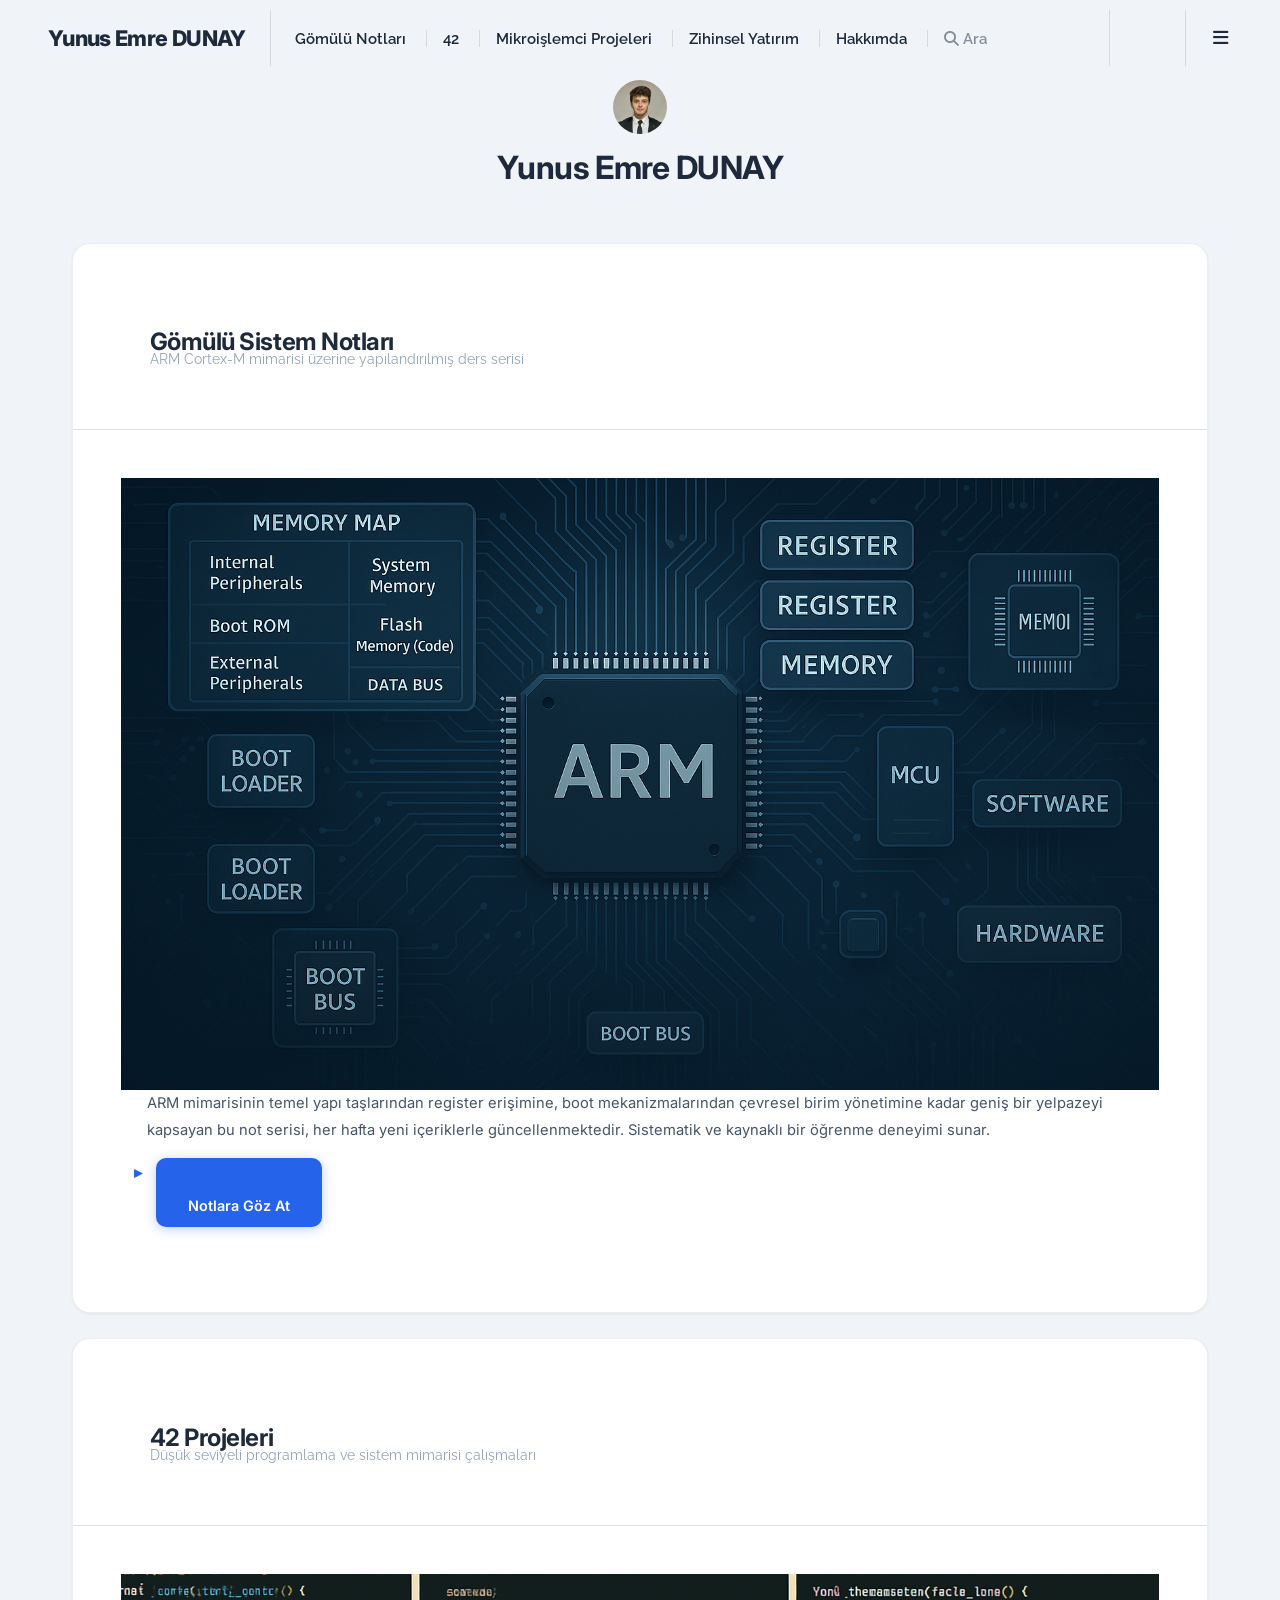
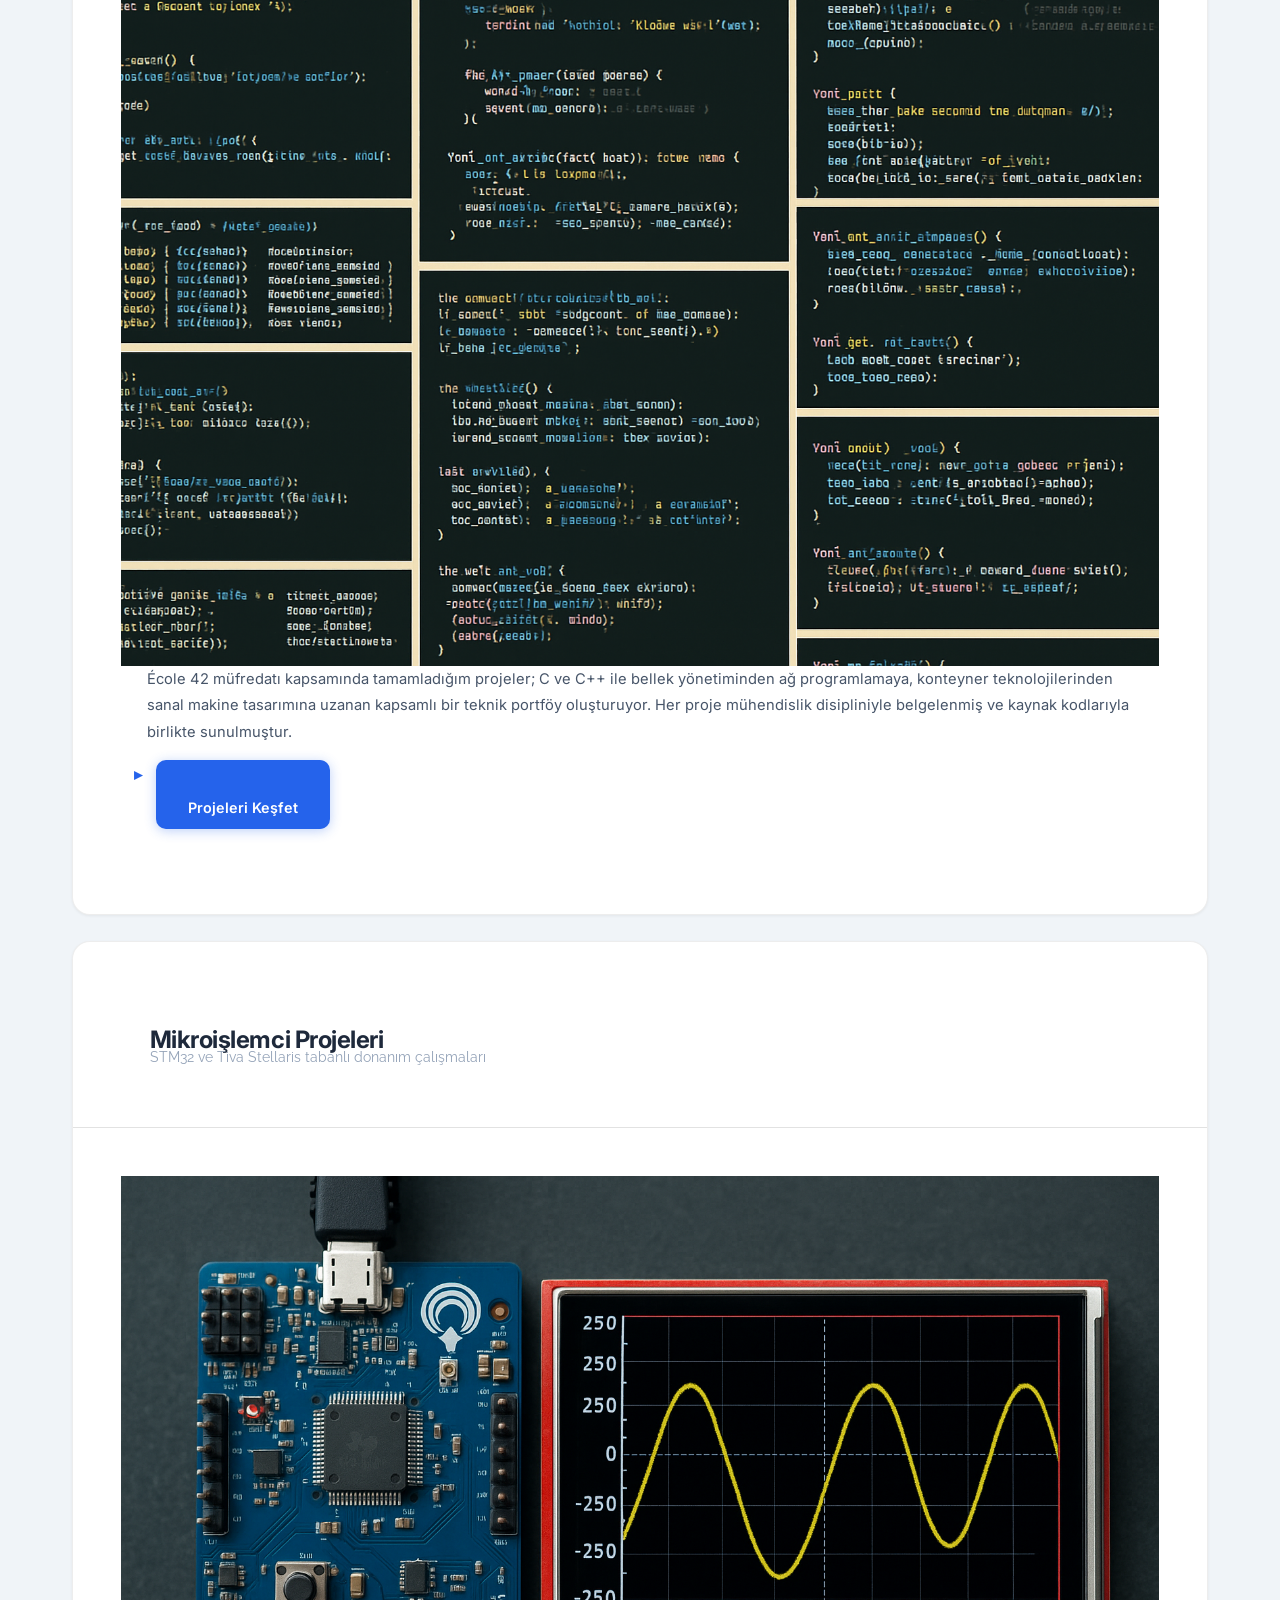
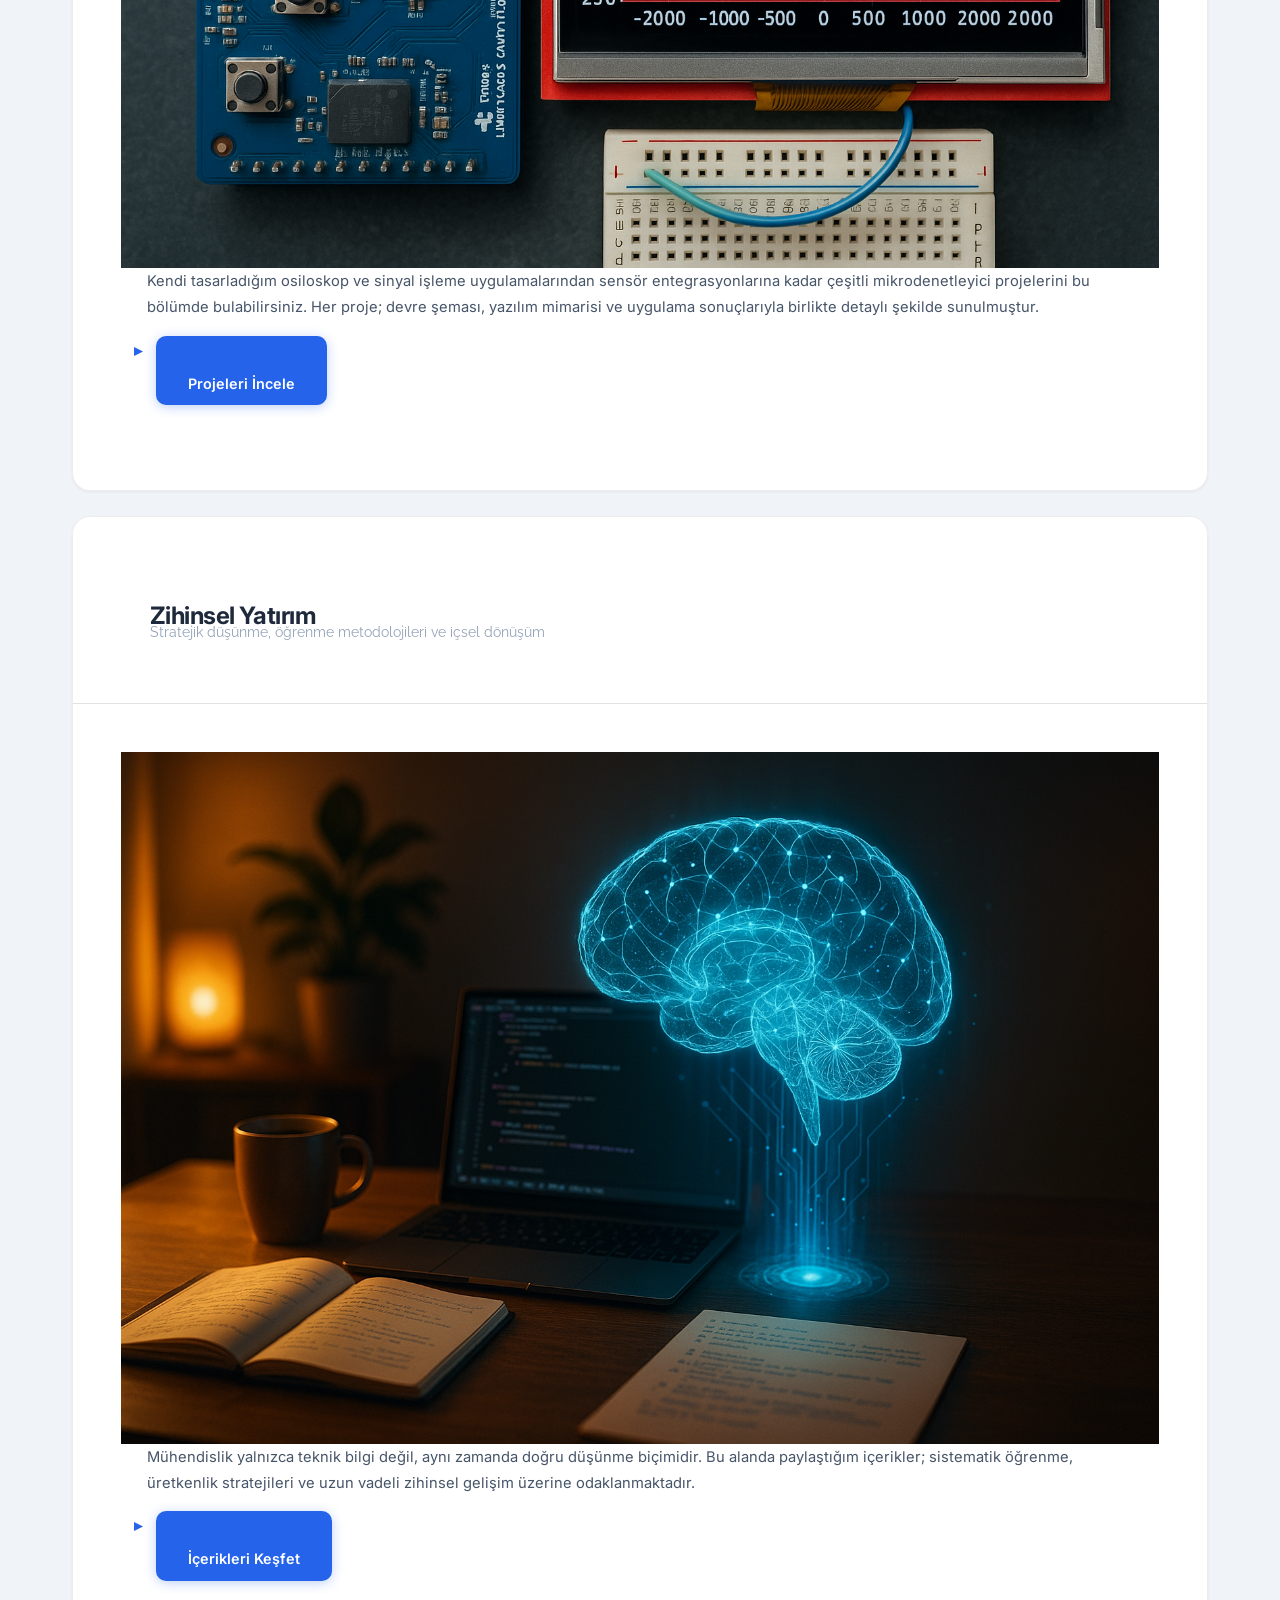
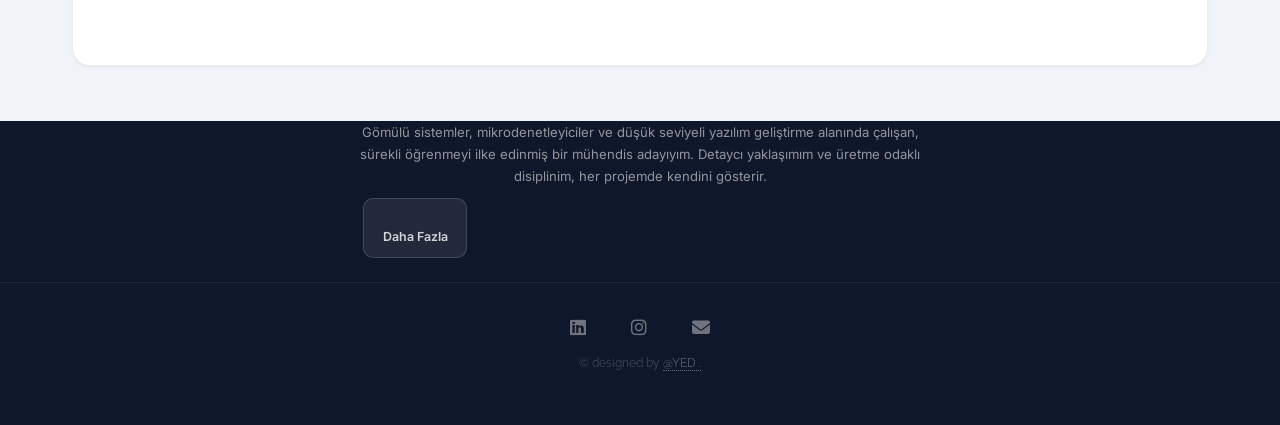
<file: index.html>
<!DOCTYPE HTML>
<html lang="tr">

<head>
	<title>Yunus Emre DUNAY — Gömülü Sistem Mühendisi</title>
	<meta charset="utf-8" />
	<meta name="viewport" content="width=device-width, initial-scale=1, user-scalable=no" />
	<meta name="description" content="Yunus Emre DUNAY — Gömülü sistemler, ARM mimarisi, mikrodenetleyici projeleri ve düşük seviyeli yazılım geliştirme üzerine kişisel portfolyo." />
	<link rel="stylesheet" href="assets/css/main.css" />
	<link rel="stylesheet" href="assets/css/override.css" />
	<link rel="stylesheet" href="https://cdnjs.cloudflare.com/ajax/libs/font-awesome/6.5.0/css/all.min.css" />
</head>

<body class="is-preload">

	<!-- Wrapper -->
	<div id="wrapper">
		<!-- Header -->
		<header id="header">
			<h1><a href="index.html">Yunus Emre DUNAY</a></h1>
			<nav class="links">
				<ul>
					<li><a href="embedded.html">Gömülü Notları</a></li>
					<li><a href="forty_two.html">42</a></li>
					<li><a href="mcu.html">Mikroişlemci Projeleri</a></li>
					<li><a href="mind.html">Zihinsel Yatırım</a></li>
					<li><a href="about.html">Hakkımda</a></li>
				</ul>
			</nav>
			<nav class="main">
				<ul>
					<li class="menu">
						<a class="fa-bars" href="#menu">Menu</a>
					</li>
				</ul>
			</nav>
		</header>

		<!-- Menu -->
		<section id="menu">
			<!-- Links -->
			<section>
				<ul class="links">
					<li>
						<a href="embedded.html">
							<h3>Gömülü Notları</h3>
							<p>ARM mimarisi ve STM32 üzerine haftalık teknik ders notları</p>
						</a>
					</li>
					<li>
						<a href="forty_two.html">
							<h3>42</h3>
							<p>C, C++, Sanal Makineler, Soket Programlama, Docker ve ötesi</p>
						</a>
					</li>
					<li>
						<a href="mcu.html">
							<h3>Mikroişlemci Projeleri</h3>
							<p>STM32 ve Tiva Stellaris ile hayata geçirdiğim donanım projeleri</p>
						</a>
					</li>
					<li>
						<a href="mind.html">
							<h3>Zihinsel Yatırım</h3>
							<p>Podcast, kitap ve bilimsel temelli bireysel gelişim içerikleri</p>
						</a>
					</li>
					<li>
						<a href="about.html">
							<h3>Hakkımda</h3>
							<p>Eğitim geçmişim, deneyimlerim ve teknik yetkinliklerim</p>
						</a>
					</li>
				</ul>
			</section>
		</section>

		<!-- Main -->
		<div id="main">
			<!-- Post -->
			<article class="post">
				<header>
					<div class="title">
						<h2><a href="embedded.html">Gömülü Sistem Notları</a></h2>
						<p>ARM Cortex-M mimarisi üzerine yapılandırılmış ders serisi</p>
					</div>
				</header>
				<a href="embedded.html" class="image featured"><img src="images/mainembed.png"
						alt="Gömülü Notları Görseli" /></a>
				<p>ARM mimarisinin temel yapı taşlarından register erişimine, boot mekanizmalarından çevresel birim
					yönetimine kadar geniş bir yelpazeyi kapsayan bu not serisi, her hafta yeni içeriklerle
					güncellenmektedir. Sistematik ve kaynaklı bir öğrenme deneyimi sunar.</p>
				<footer>
					<ul class="actions">
						<li><a href="embedded.html" class="button large">Notlara Göz At</a></li>
					</ul>
				</footer>
			</article>

			<!-- Post -->
			<article class="post">
				<header>
					<div class="title">
						<h2><a href="forty_two.html">42 Projeleri</a></h2>
						<p>Düşük seviyeli programlama ve sistem mimarisi çalışmaları</p>
					</div>
				</header>
				<a href="forty_two.html" class="image featured"><img src="images/pic02.png"
						alt="42 Proje Görseli" /></a>
				<p>École 42 müfredatı kapsamında tamamladığım projeler; C ve C++ ile bellek yönetiminden ağ
					programlamaya, konteyner teknolojilerinden sanal makine tasarımına uzanan kapsamlı bir teknik
					portföy oluşturuyor. Her proje mühendislik disipliniyle belgelenmiş ve kaynak kodlarıyla
					birlikte sunulmuştur.</p>
				<footer>
					<ul class="actions">
						<li><a href="forty_two.html" class="button large">Projeleri Keşfet</a></li>
					</ul>
				</footer>
			</article>

			<!-- Post -->
			<article class="post">
				<header>
					<div class="title">
						<h2><a href="mcu.html">Mikroişlemci Projeleri</a></h2>
						<p>STM32 ve Tiva Stellaris tabanlı donanım çalışmaları</p>
					</div>
				</header>
				<a href="mcu.html" class="image featured"><img src="images/pic03.png" alt="MCU Projeleri Görseli" /></a>
				<p>Kendi tasarladığım osiloskop ve sinyal işleme uygulamalarından sensör entegrasyonlarına kadar
					çeşitli mikrodenetleyici projelerini bu bölümde bulabilirsiniz. Her proje; devre şeması,
					yazılım mimarisi ve uygulama sonuçlarıyla birlikte detaylı şekilde sunulmuştur.</p>
				<footer>
					<ul class="actions">
						<li><a href="mcu.html" class="button large">Projeleri İncele</a></li>
					</ul>
				</footer>
			</article>

			<!-- Post -->
			<article class="post">
				<header>
					<div class="title">
						<h2><a href="mind.html">Zihinsel Yatırım</a></h2>
						<p>Stratejik düşünme, öğrenme metodolojileri ve içsel dönüşüm</p>
					</div>
				</header>
				<a href="mind.html" class="image featured"><img src="images/pic04.png"
						alt="Zihinsel Gelişim Görseli" /></a>
				<p>Mühendislik yalnızca teknik bilgi değil, aynı zamanda doğru düşünme biçimidir. Bu alanda
					paylaştığım içerikler; sistematik öğrenme, üretkenlik stratejileri ve uzun vadeli zihinsel
					gelişim üzerine odaklanmaktadır.</p>
				<footer>
					<ul class="actions">
						<li><a href="mind.html" class="button large">İçerikleri Keşfet</a></li>
					</ul>
				</footer>
			</article>
		</div>

		<!-- Sidebar -->
		<section id="sidebar">

			<!-- Intro -->
			<section id="intro">
				<a href="#" class="logo"><img src="images/YED.jpeg" alt="" /></a>
				<header>
					<h2>Yunus Emre DUNAY</h2>
				</header>
			</section>

			<!-- About -->
			<section class="blurb">
				<h2>Hakkımda</h2>
				<p>Gömülü sistemler, mikrodenetleyiciler ve düşük seviyeli yazılım geliştirme alanında çalışan, sürekli
					öğrenmeyi ilke edinmiş bir mühendis adayıyım. Detaycı yaklaşımım ve üretme odaklı
					disiplinim, her projemde kendini gösterir.</p>
				<ul class="actions">
					<li><a href="about.html" class="button">Daha Fazla</a></li>
				</ul>
			</section>

			<!-- Footer -->
			<section id="footer">
				<ul class="icons" style="text-align: center;">
					<li><a href="https://www.linkedin.com/in/yunusemredunay/" class="icon brands fa-linkedin"
							target="_blank" style="font-size: 24px;"><span class="label">LinkedIn</span></a></li>
					<li><a href="https://www.instagram.com/yunusemredunay/" class="icon brands fa-instagram"
							target="_blank" style="font-size: 24px;"><span class="label">Instagram</span></a></li>
					<li><a href="mailto:yunus.emre.dunay@gmail.com" class="icon solid fa-envelope"
							style="font-size: 24px;"><span class="label">Email</span></a></li>
				</ul>
				<p class="copyright" style="text-align: center;">&copy; designed by <a href="about.html">@YED .</a></p>
			</section>

		</section>

	</div>

	<!-- Scripts -->
	<script src="assets/js/jquery.min.js"></script>
	<script src="assets/js/browser.min.js"></script>
	<script src="assets/js/breakpoints.min.js"></script>
	<script src="assets/js/util.js"></script>
	<script src="assets/js/main.js"></script>

	<script src="assets/js/site.js"></script>
</body>

</html>
</file>
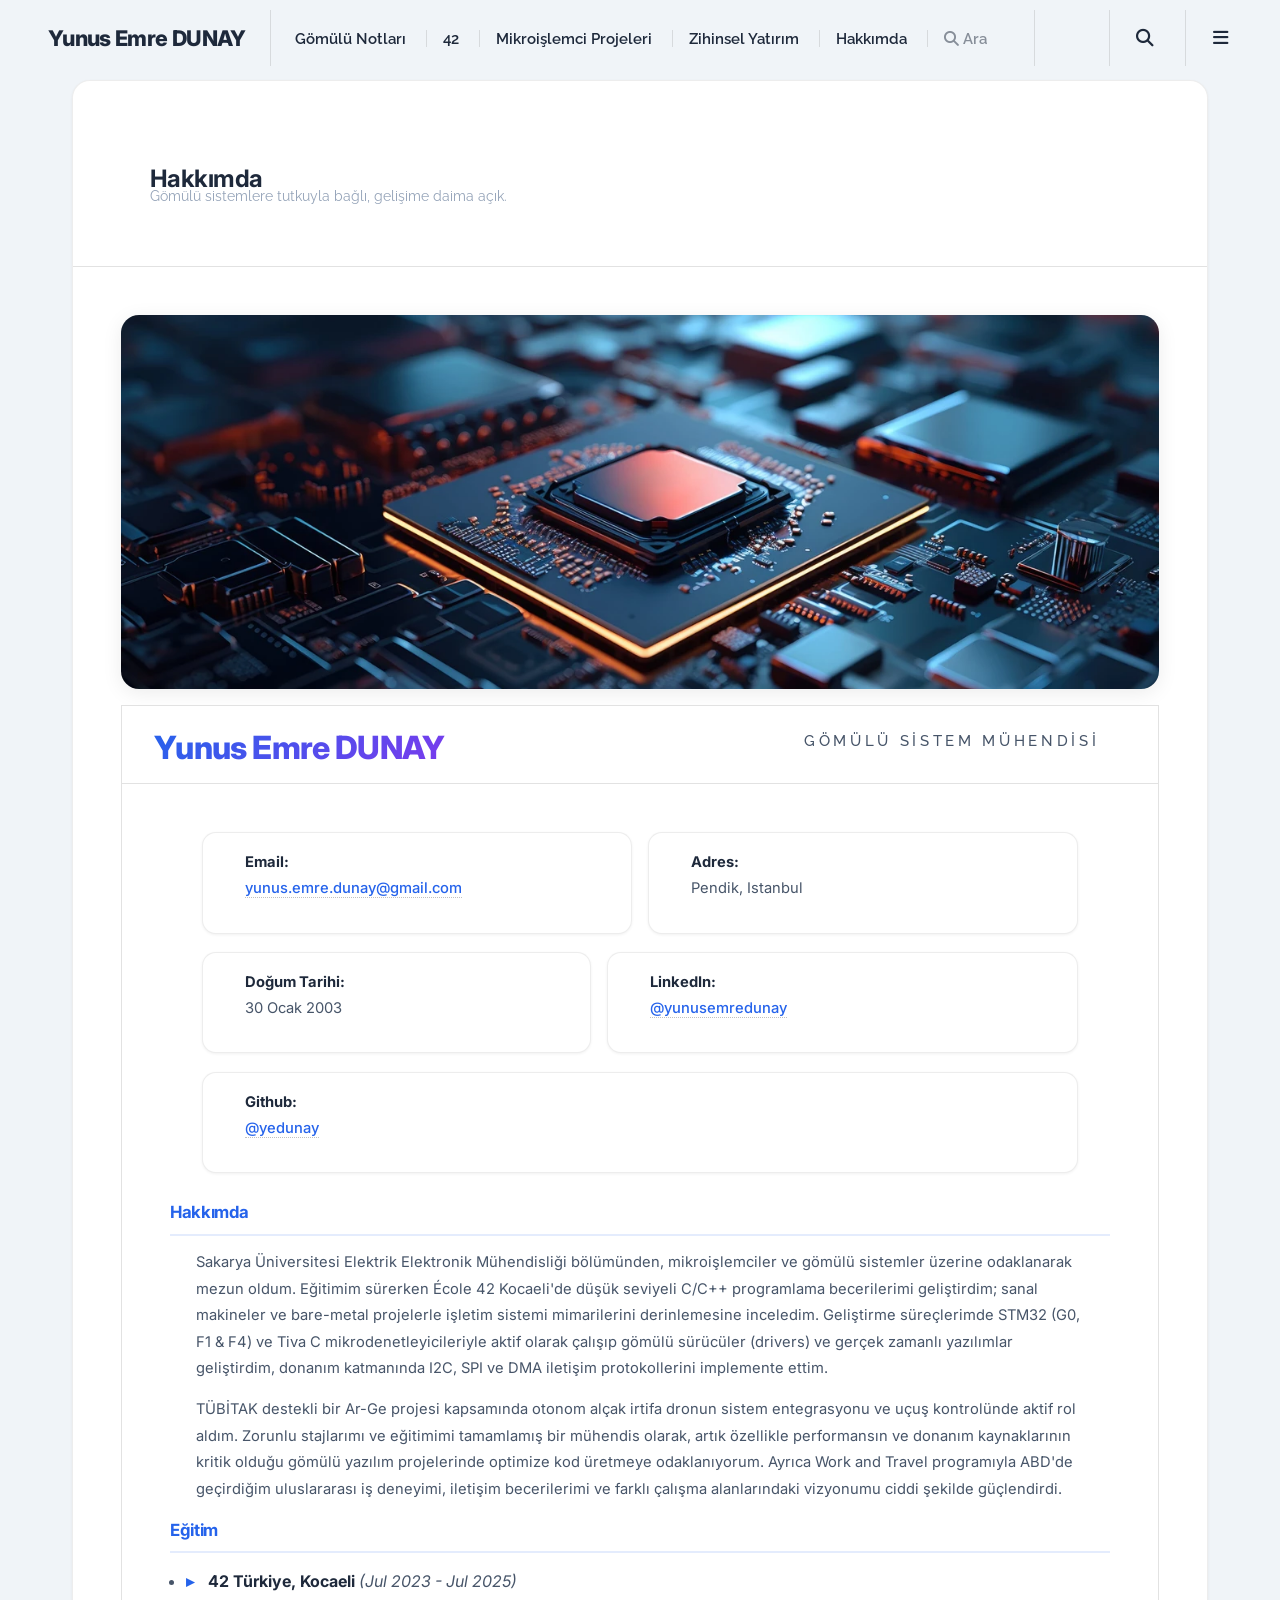
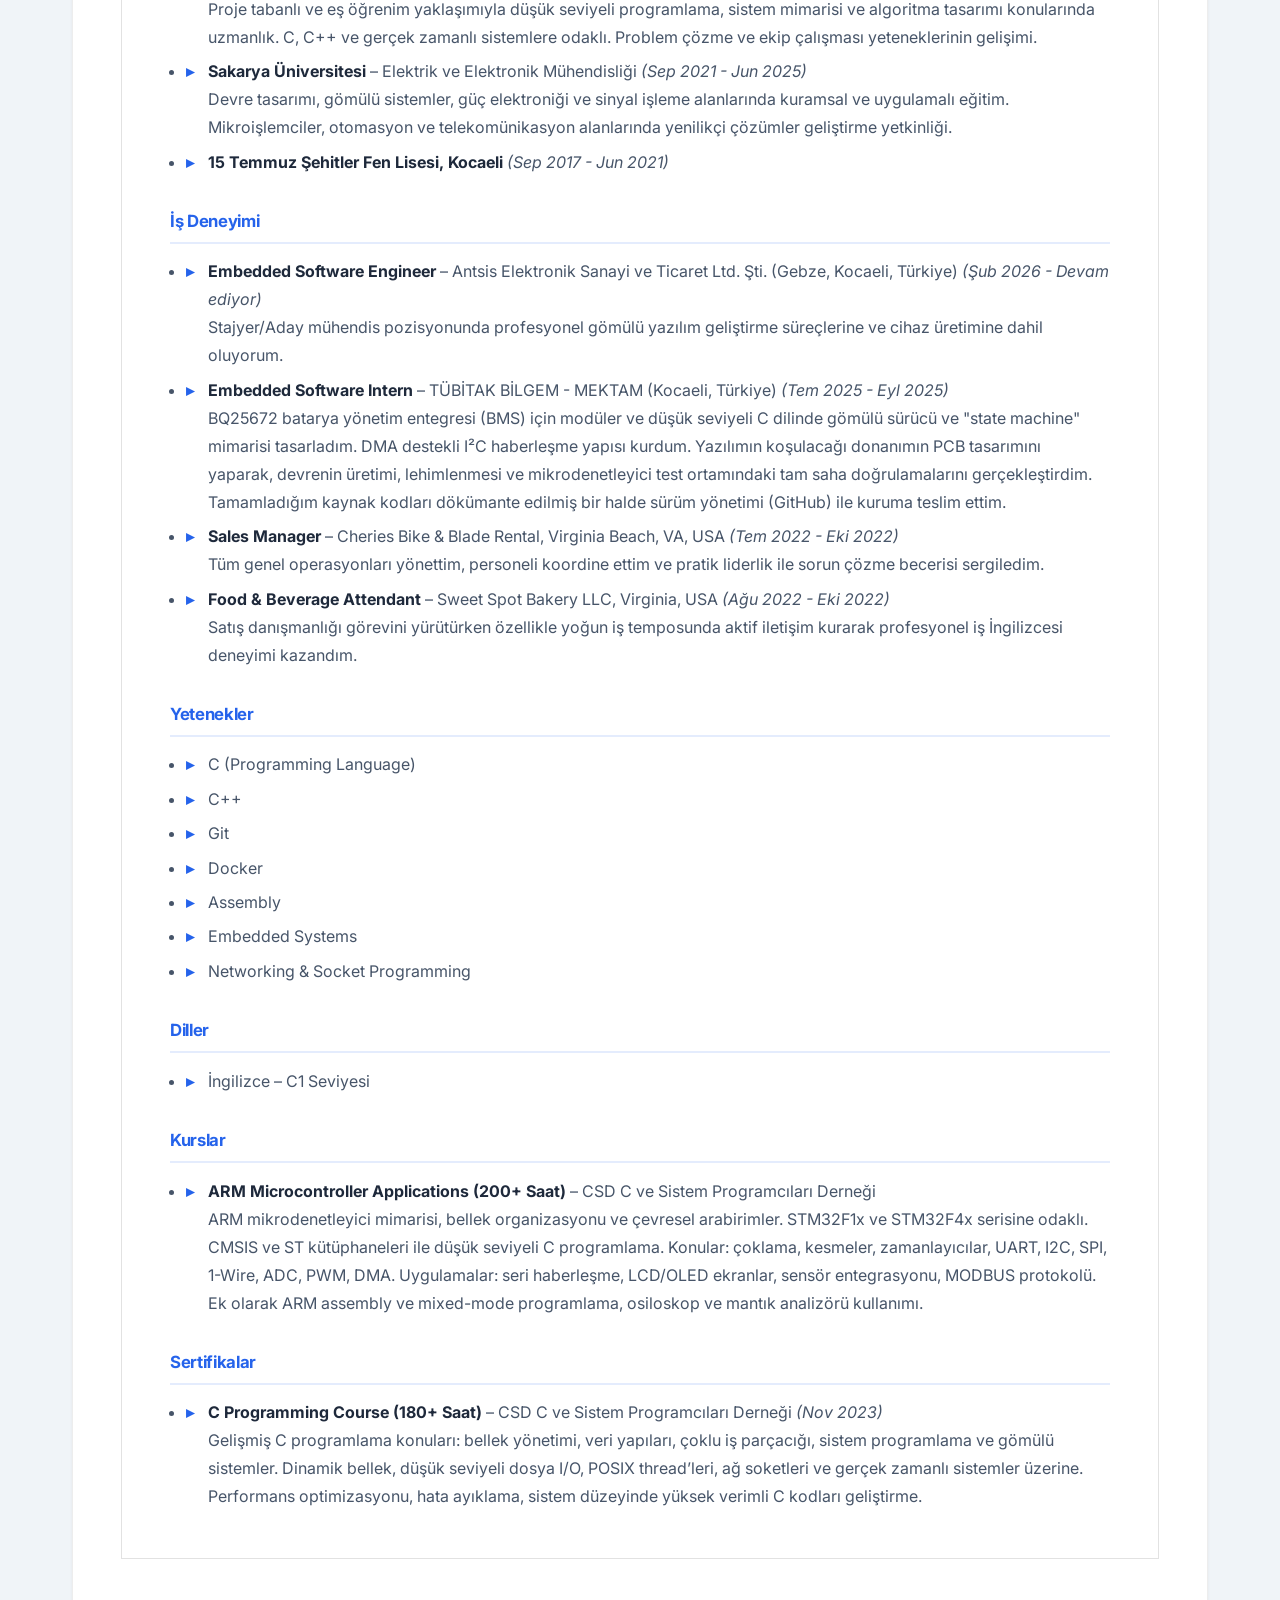
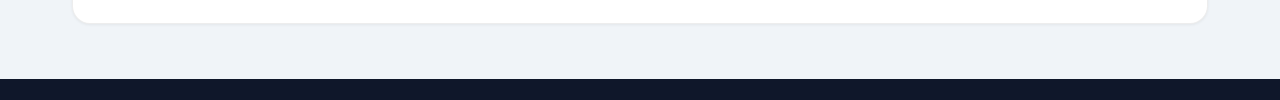
<file: about.html>
<!DOCTYPE HTML>
<html lang="tr">

<head>
	<title>Yunus Emre DUNAY</title>
	<meta charset="utf-8" />
	<meta name="viewport" content="width=device-width, initial-scale=1, user-scalable=no" />
	<link rel="stylesheet" href="assets/css/main.css" />
	<link rel="stylesheet" href="assets/css/override.css" />
	<link rel="stylesheet" href="https://cdnjs.cloudflare.com/ajax/libs/font-awesome/6.5.0/css/all.min.css" />
</head>

<body class="is-preload">
	<!-- Wrapper -->
	<div id="wrapper">
		<!-- Header -->
		<header id="header">
			<h1><a href="index.html">Yunus Emre DUNAY</a></h1>
			<nav class="links">
				<ul>
					<li><a href="embedded.html">Gömülü Notları</a></li>
					<li><a href="forty_two.html">42</a></li>
					<li><a href="mcu.html">Mikroişlemci Projeleri</a></li>
					<li><a href="mind.html">Zihinsel Yatırım</a></li>
					<li><a href="about.html">Hakkımda</a></li>
				</ul>
			</nav>
			<nav class="main">
				<ul>
					<li class="search">
						<a class="fa-search" href="#search">Search</a>
						<form id="search" method="get" action="#">
							<input type="text" name="query" placeholder="Search" />
						</form>
					</li>
					<li class="menu">
						<a class="fa-bars" href="#menu">Menu</a>
					</li>
				</ul>
			</nav>
		</header>

		<!-- Menu -->
		<section id="menu">

			<!-- Search -->
			<section>
				<form class="search" method="get" action="#">
					<input type="text" name="query" placeholder="Search" />
				</form>
			</section>

			<!-- Links -->
			<section>
				<ul class="links">
					<li>
						<a href="embedded.html">
							<h3>Gömülü Notları</h3>
							<p>Hafta hafta yüklediğim teorik ve pratik notlar</p>
						</a>
					</li>
					<li>
						<a href="forty_two.html">
							<h3>42</h3>
							<p>[C / C++ / Sanal Makineler / Soketler / Docker ve daha fazlası...]</p>
						</a>
					</li>
					<li>
						<a href="mcu.html">
							<h3>Mikroişlemci Projeleri</h3>
							<p>STM32 ve Tiva Stellaris ile tasarladığım projeler</p>
						</a>
					</li>
					<li>
						<a href="mind.html">
							<h3>Zihinsel Yatırım</h3>
							<p>Podcast, kitap ve bireysel gelişim odaklı bilimsel paylaşımlar</p>
						</a>
					</li>
					<li>
						<a href="about.html">
							<h3>Hakkımda</h3>
							<p>Benim hakkımda daha fazla bilgi</p>
						</a>
					</li>
				</ul>
			</section>

		</section>

		<div id="main">

			<!-- Post -->
			<article class="post">
				<header>
					<div class="title">
						<h2><a> Hakkımda </a></h2>
						<p> Gömülü sistemlere tutkuyla bağlı, gelişime daima açık. </p>
					</div>
				</header>
				<span class="image featured"><img src="images/about.jpeg" alt="" /></span>
				<style>
					@media (max-width: 768px) {

						#cv header,
						#cv .info-cards {
							padding-left: 1em !important;
							padding-right: 1em !important;
						}

						#cv .info-cards>div {
							flex: 1 1 100% !important;
							margin-bottom: 0.75em !important;
						}

						#cv header {
							margin-top: 1.5em !important;
							margin-bottom: 0.5em !important;
						}

						#cv header h2,
						#cv header p {
							font-size: 1.25em !important;
							text-align: center !important;
						}

						#cv header div {
							text-align: center !important;
						}
					}
				</style>

				<section id="cv" class="post" style="margin-top: 1em;">
					<style>
						.cv-header {
							display: flex;
							flex-wrap: wrap;
							justify-content: space-between;
							align-items: center;
							gap: 1em;
							padding: 1em 2em 0.5em 2em;
						}

						.cv-header h2 {
							margin: 0;
							font-size: clamp(1.2em, 4vw, 1.75em);
							letter-spacing: 0.5px;
						}

						.cv-header p {
							margin: 0;
							font-weight: 500;
							color: #666;
							font-size: clamp(1em, 3.5vw, 1.1em);
							text-align: right;
						}

						@media (max-width: 600px) {
							.cv-header {
								flex-direction: column;
								align-items: flex-start;
								text-align: left;
							}

							.cv-header p {
								text-align: left;
								width: 100%;
							}
						}
					</style>

					<header class="cv-header">
						<div>
							<h2>Yunus Emre DUNAY</h2>
						</div>
						<div>
							<p>Gömülü Sistem Mühendisi</p>
						</div>
					</header>

					<div class="info-cards"
						style="display: flex; flex-wrap: wrap; gap: 1em; margin: 1em 2em 1.5em 2em;">
						<div
							style="flex: 1 1 200px; background-color: #f7f7f7; padding: 1em; border-radius: 8px; box-shadow: 0 1px 3px rgba(0,0,0,0.1);">
							<p style="margin: 0;"><strong>Email:</strong><br /><a
									href="mailto:yunus.emre.dunay@gmail.com">yunus.emre.dunay@gmail.com</a></p>
						</div>
						<div
							style="flex: 1 1 200px; background-color: #f7f7f7; padding: 1em; border-radius: 8px; box-shadow: 0 1px 3px rgba(0,0,0,0.1);">
							<p style="margin: 0;"><strong>Adres:</strong><br />Pendik, Istanbul</p>
						</div>
						<div
							style="flex: 1 1 200px; background-color: #f7f7f7; padding: 1em; border-radius: 8px; box-shadow: 0 1px 3px rgba(0,0,0,0.1);">
							<p style="margin: 0;"><strong>Doğum Tarihi:</strong><br />30 Ocak 2003</p>
						</div>
						<div
							style="flex: 1 1 300px; background-color: #f7f7f7; padding: 1em; border-radius: 8px; box-shadow: 0 1px 3px rgba(0,0,0,0.1);">
							<p style="margin: 0;"><strong>LinkedIn:</strong><br /><a
									href="https://www.linkedin.com/in/yunusemredunay/">@yunusemredunay</a>
							</p>
						</div>
						<div
							style="flex: 1 1 300px; background-color: #f7f7f7; padding: 1em; border-radius: 8px; box-shadow: 0 1px 3px rgba(0,0,0,0.1);">
							<p style="margin: 0;"><strong>Github:</strong><br /><a
									href="https://www.github.com/yedunay/">@yedunay</a>
							</p>
						</div>
					</div>
					<h3>Hakkımda</h3>
					<p>Sakarya Üniversitesi Elektrik Elektronik Mühendisliği bölümünden, mikroişlemciler ve gömülü sistemler üzerine odaklanarak mezun oldum. Eğitimim sürerken École 42 Kocaeli'de düşük seviyeli C/C++ programlama becerilerimi geliştirdim; sanal makineler ve bare-metal projelerle işletim sistemi mimarilerini derinlemesine inceledim. Geliştirme süreçlerimde STM32 (G0, F1 & F4) ve Tiva C mikrodenetleyicileriyle aktif olarak çalışıp gömülü sürücüler (drivers) ve gerçek zamanlı yazılımlar geliştirdim, donanım katmanında I2C, SPI ve DMA iletişim protokollerini implemente ettim.</p>
					<p>TÜBİTAK destekli bir Ar-Ge projesi kapsamında otonom alçak irtifa dronun sistem entegrasyonu ve uçuş kontrolünde aktif rol aldım. Zorunlu stajlarımı ve eğitimimi tamamlamış bir mühendis olarak, artık özellikle performansın ve donanım kaynaklarının kritik olduğu gömülü yazılım projelerinde optimize kod üretmeye odaklanıyorum. Ayrıca Work and Travel programıyla ABD'de geçirdiğim uluslararası iş deneyimi, iletişim becerilerimi ve farklı çalışma alanlarındaki vizyonumu ciddi şekilde güçlendirdi.</p>

					<h3>Eğitim</h3>
					<ul>
						<li><strong>42 Türkiye, Kocaeli</strong> <em>(Jul 2023 - Jul 2025)</em><br />
							Proje tabanlı ve eş öğrenim yaklaşımıyla düşük seviyeli programlama, sistem mimarisi ve
							algoritma tasarımı konularında uzmanlık. C, C++ ve gerçek zamanlı sistemlere odaklı. Problem
							çözme ve ekip çalışması yeteneklerinin gelişimi.
						</li>
						<li><strong>Sakarya Üniversitesi</strong> – Elektrik ve Elektronik Mühendisliği <em>(Sep 2021 -
								Jun 2025)</em><br />
							Devre tasarımı, gömülü sistemler, güç elektroniği ve sinyal işleme alanlarında kuramsal ve
							uygulamalı eğitim. Mikroişlemciler, otomasyon ve telekomünikasyon alanlarında yenilikçi
							çözümler geliştirme yetkinliği.
						</li>
						<li><strong>15 Temmuz Şehitler Fen Lisesi, Kocaeli</strong> <em>(Sep 2017 - Jun 2021)</em></li>
					</ul>

					<h3>İş Deneyimi</h3>
					<ul>
						<li><strong>Embedded Software Engineer</strong> – Antsis Elektronik Sanayi ve Ticaret Ltd. Şti. (Gebze, Kocaeli, Türkiye)
							<em>(Şub 2026 - Devam ediyor)</em><br />
							Stajyer/Aday mühendis pozisyonunda profesyonel gömülü yazılım geliştirme süreçlerine ve cihaz üretimine dahil oluyorum.
						</li>
						<li><strong>Embedded Software Intern</strong> – TÜBİTAK BİLGEM - MEKTAM (Kocaeli, Türkiye)
							<em>(Tem 2025 - Eyl 2025)</em><br />
							BQ25672 batarya yönetim entegresi (BMS) için modüler ve düşük seviyeli C dilinde gömülü sürücü ve "state machine" mimarisi tasarladım. DMA destekli I²C haberleşme yapısı kurdum. Yazılımın koşulacağı donanımın PCB tasarımını yaparak, devrenin üretimi, lehimlenmesi ve mikrodenetleyici test ortamındaki tam saha doğrulamalarını gerçekleştirdim. Tamamladığım kaynak kodları dökümante edilmiş bir halde sürüm yönetimi (GitHub) ile kuruma teslim ettim.
						</li>
						<li><strong>Sales Manager</strong> – Cheries Bike & Blade Rental, Virginia Beach, VA, USA
							<em>(Tem 2022 - Eki 2022)</em><br />
							Tüm genel operasyonları yönettim, personeli koordine ettim ve pratik liderlik ile sorun çözme becerisi sergiledim.
						</li>
						<li><strong>Food & Beverage Attendant</strong> – Sweet Spot Bakery LLC, Virginia, USA
							<em>(Ağu 2022 - Eki 2022)</em><br />
							Satış danışmanlığı görevini yürütürken özellikle yoğun iş temposunda aktif iletişim kurarak profesyonel iş İngilizcesi deneyimi kazandım.
						</li>
					</ul>

					<h3>Yetenekler</h3>
					<ul>
						<li>C (Programming Language)</li>
						<li>C++</li>
						<li>Git</li>
						<li>Docker</li>
						<li>Assembly</li>
						<li>Embedded Systems</li>
						<li>Networking & Socket Programming</li>
					</ul>

					<h3>Diller</h3>
					<ul>
						<li>İngilizce – C1 Seviyesi</li>
					</ul>

					<h3>Kurslar</h3>
					<ul>
						<li><strong>ARM Microcontroller Applications (200+ Saat)</strong> – CSD C ve Sistem
							Programcıları Derneği<br />
							ARM mikrodenetleyici mimarisi, bellek organizasyonu ve çevresel arabirimler. STM32F1x ve
							STM32F4x serisine odaklı. CMSIS ve ST kütüphaneleri ile düşük seviyeli C programlama.
							Konular: çoklama, kesmeler, zamanlayıcılar, UART, I2C, SPI, 1-Wire, ADC, PWM, DMA.
							Uygulamalar: seri haberleşme, LCD/OLED ekranlar, sensör entegrasyonu, MODBUS protokolü. Ek
							olarak ARM assembly ve mixed-mode programlama, osiloskop ve mantık analizörü kullanımı.
						</li>
					</ul>

					<h3>Sertifikalar</h3>
					<ul>
						<li><strong>C Programming Course (180+ Saat)</strong> – CSD C ve Sistem Programcıları Derneği
							<em>(Nov 2023)</em><br />
							Gelişmiş C programlama konuları: bellek yönetimi, veri yapıları, çoklu iş parçacığı, sistem
							programlama ve gömülü sistemler. Dinamik bellek, düşük seviyeli dosya I/O, POSIX
							thread’leri, ağ soketleri ve gerçek zamanlı sistemler üzerine. Performans optimizasyonu,
							hata ayıklama, sistem düzeyinde yüksek verimli C kodları geliştirme.
						</li>
					</ul>
				</section>
			</article>
		</div>
	</div>
	<section id="footer">
		<ul class="icons" style="text-align: center;">
			<li><a href="https://www.linkedin.com/in/yunusemredunay/" class="icon brands fa-linkedin" target="_blank"
					style="font-size: 24px;"><span class="label">LinkedIn</span></a></li>
			<li><a href="https://www.instagram.com/yunusemredunay/" class="icon brands fa-instagram" target="_blank"
					style="font-size: 24px;"><span class="label">Instagram</span></a></li>
			<li><a href="mailto:yunus.emre.dunay@gmail.com" class="icon solid fa-envelope" style="font-size: 24px;"><span
						class="label">Email</span></a></li>
		</ul>
		<p class="copyright" style="text-align: center;">&copy; designed by <a href="about.html">@YED .</a></p>
	</section>

	<!-- Scripts -->
	<script src="assets/js/jquery.min.js"></script>
	<script src="assets/js/browser.min.js"></script>
	<script src="assets/js/breakpoints.min.js"></script>
	<script src="assets/js/util.js"></script>
	<script src="assets/js/main.js"></script>

	<script src="assets/js/site.js"></script>
</body>

</html>
</file>
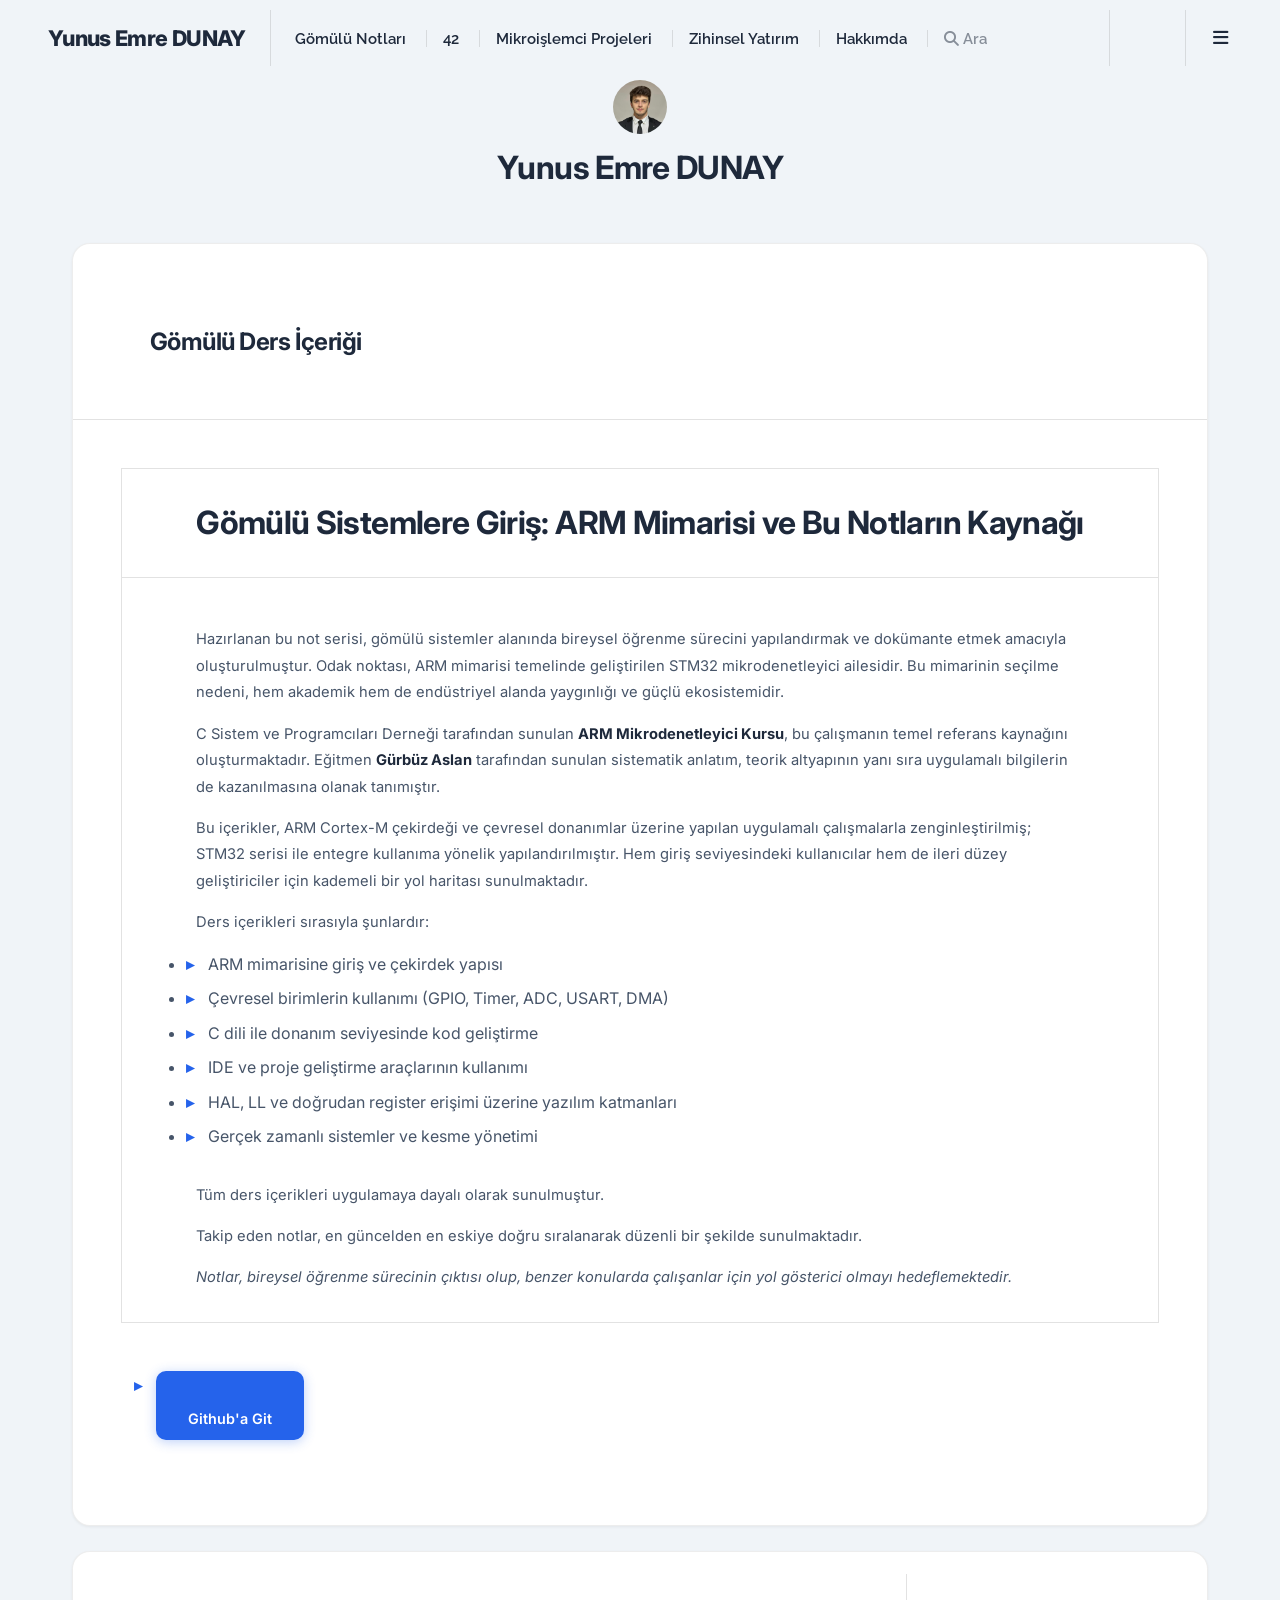
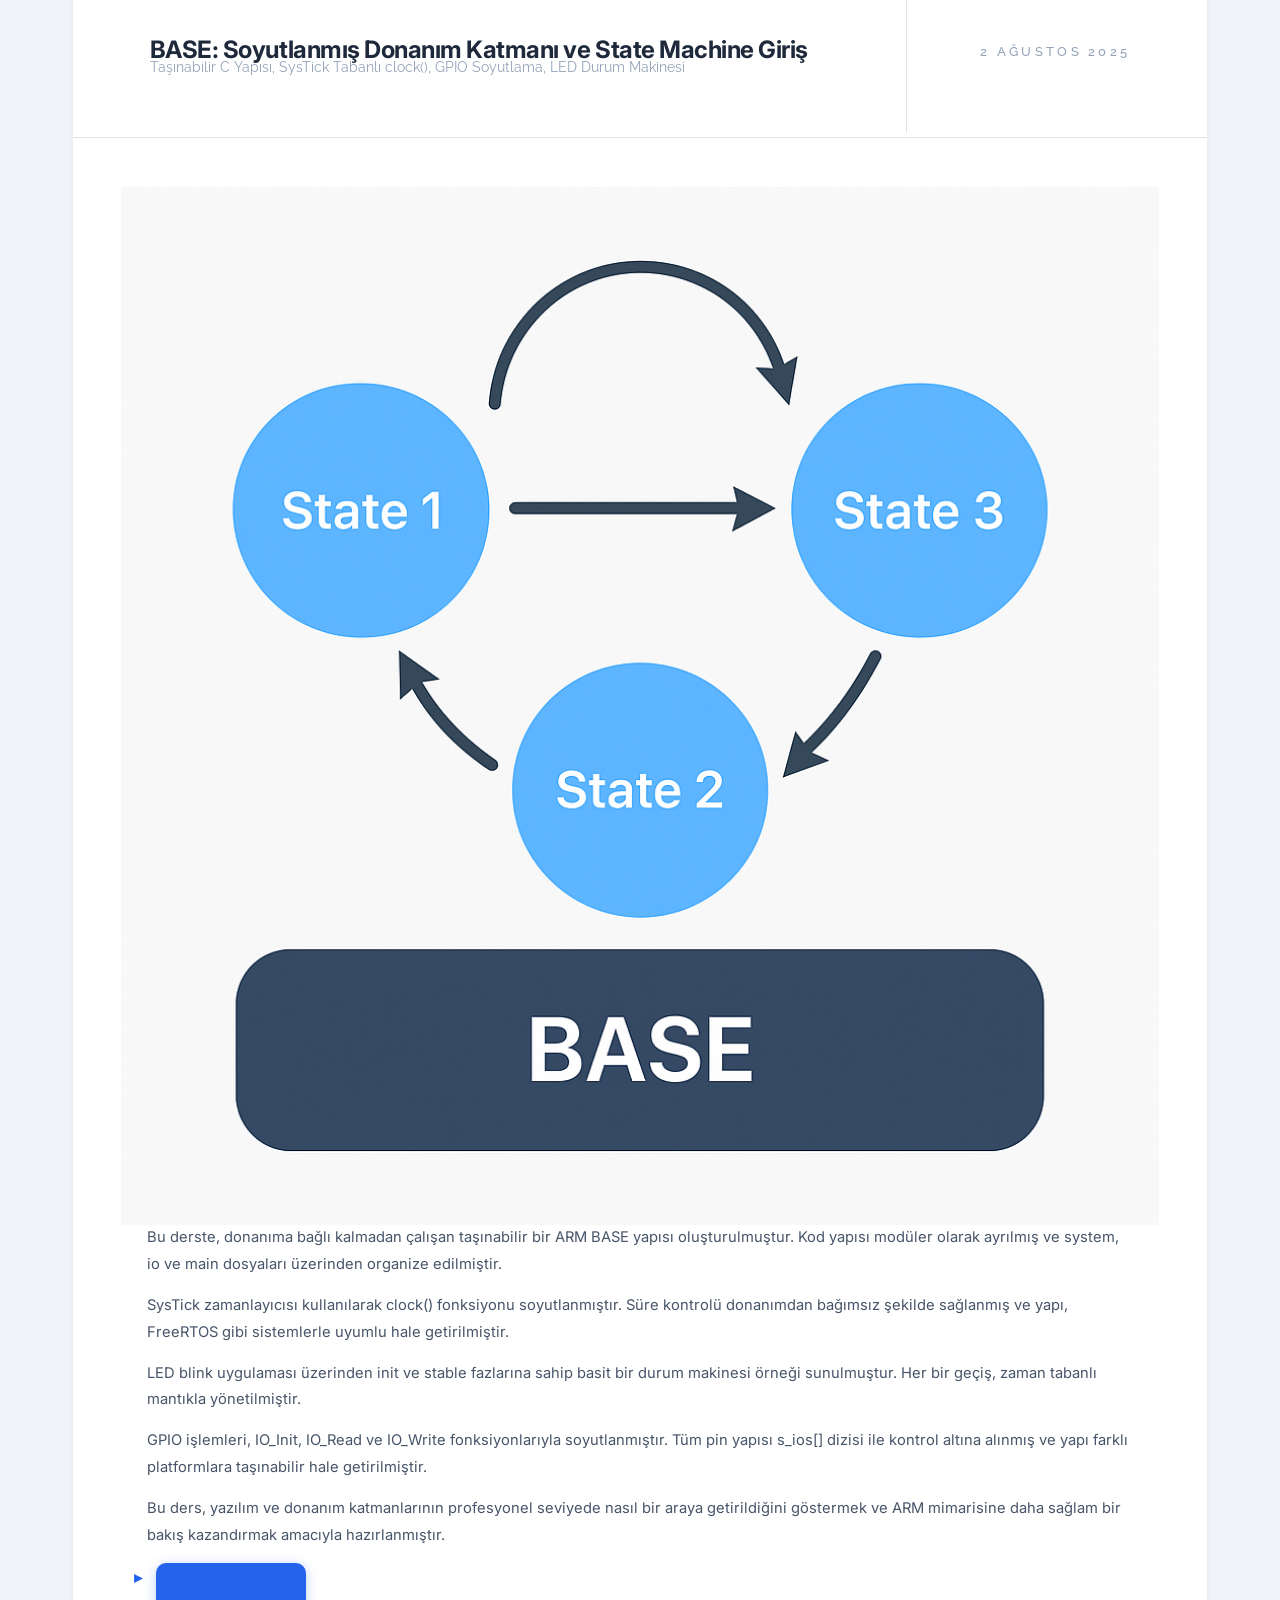
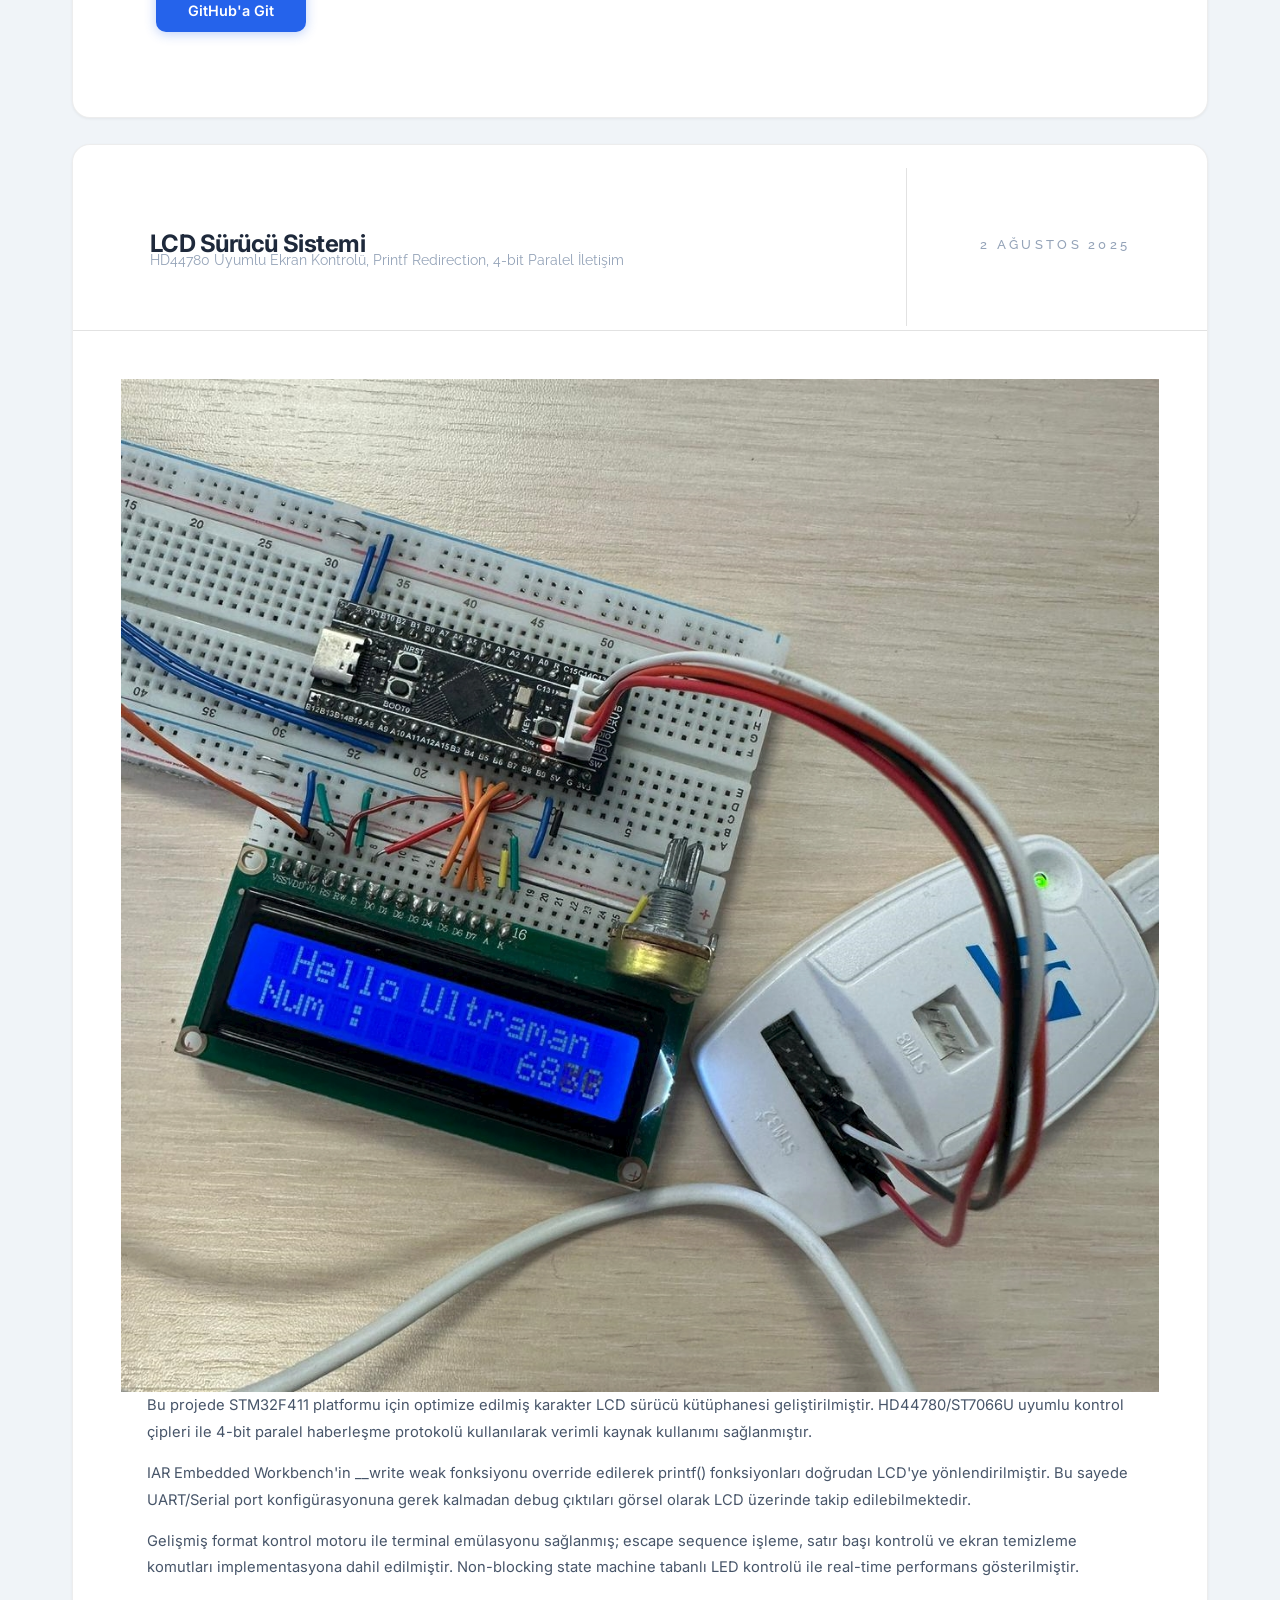
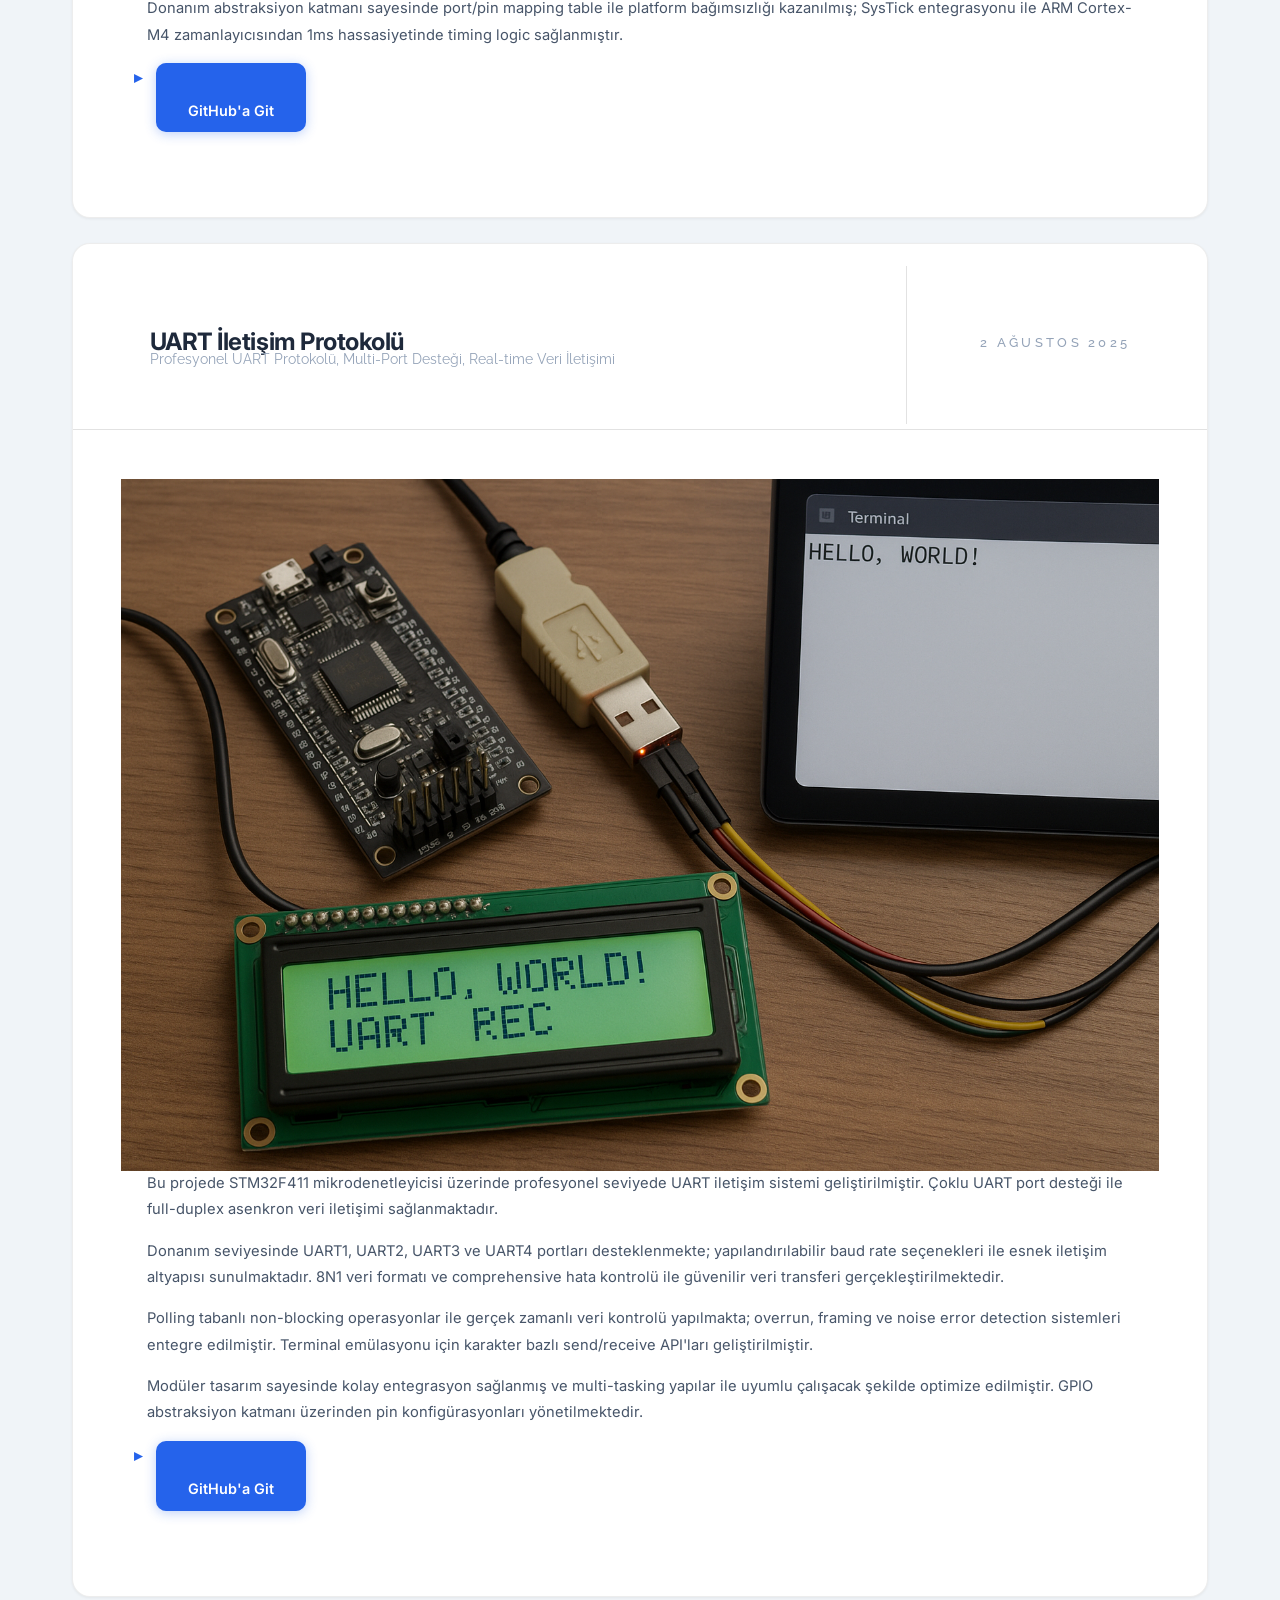
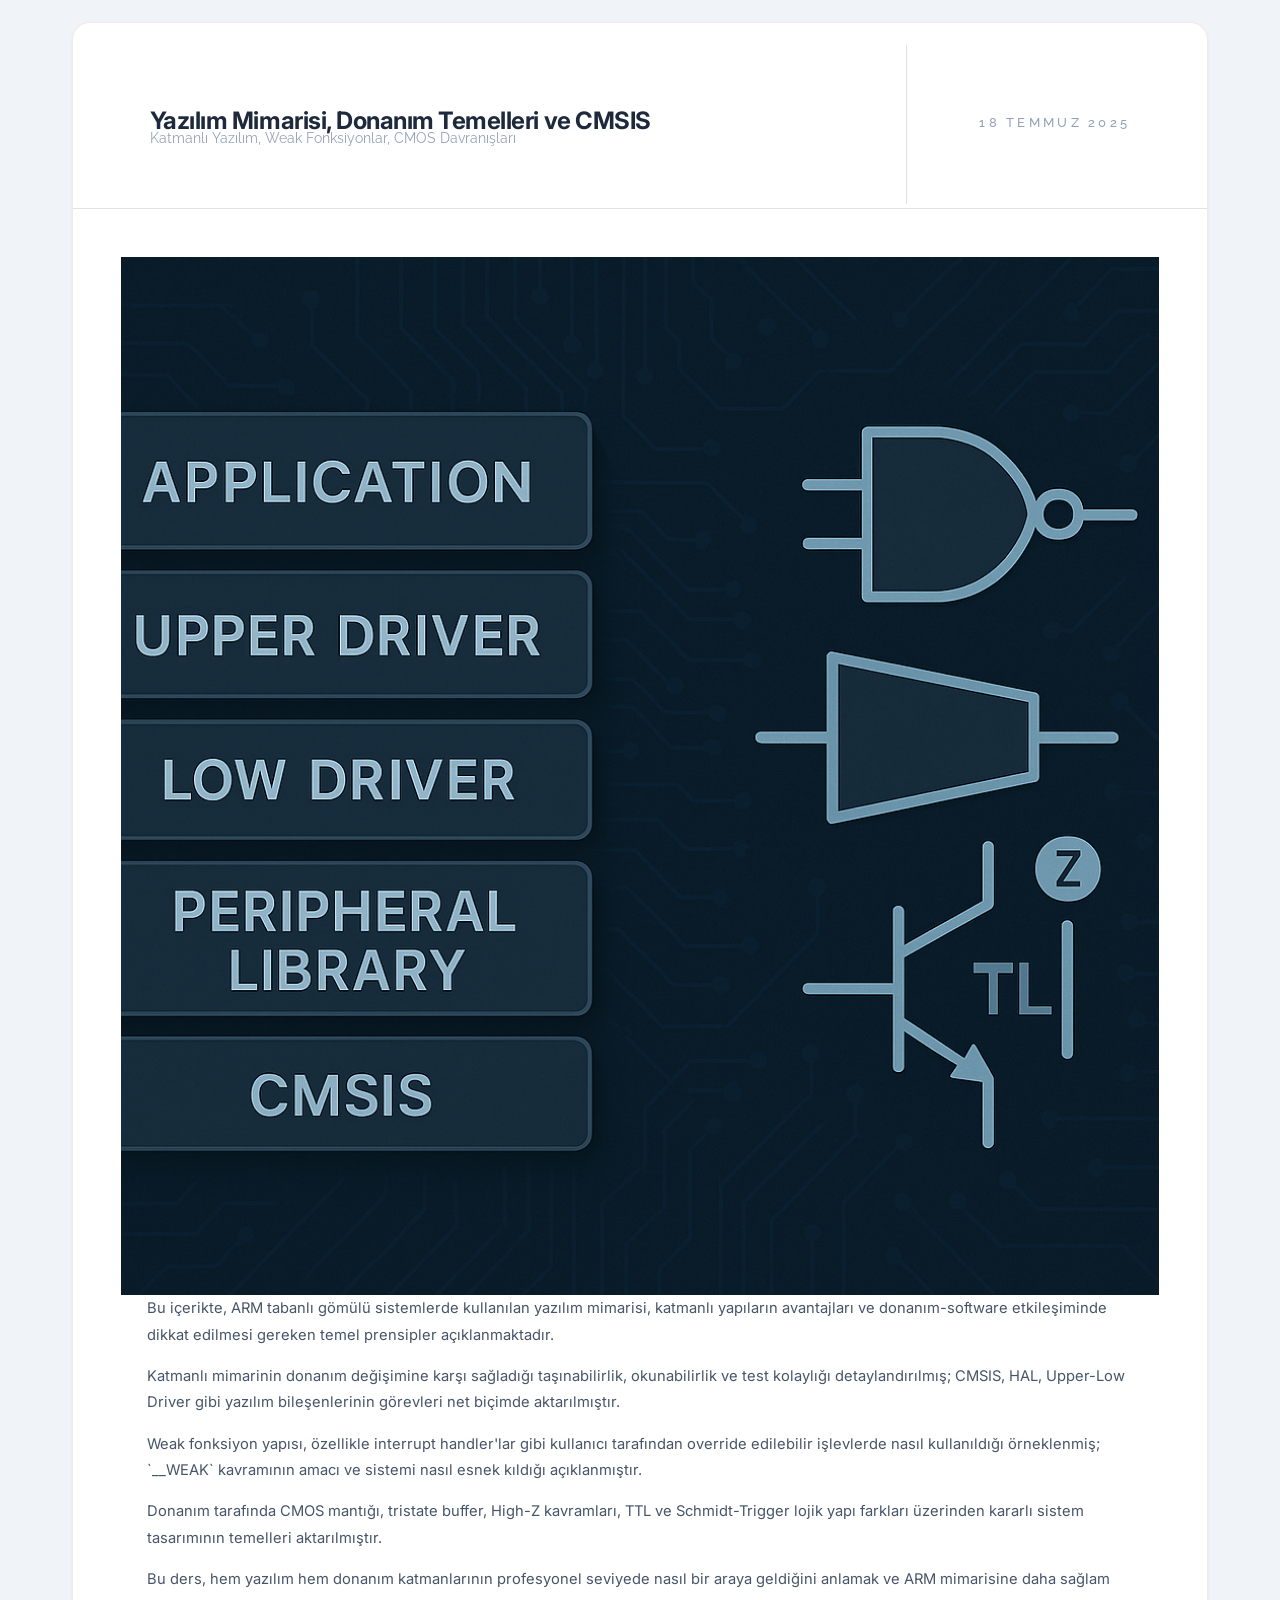
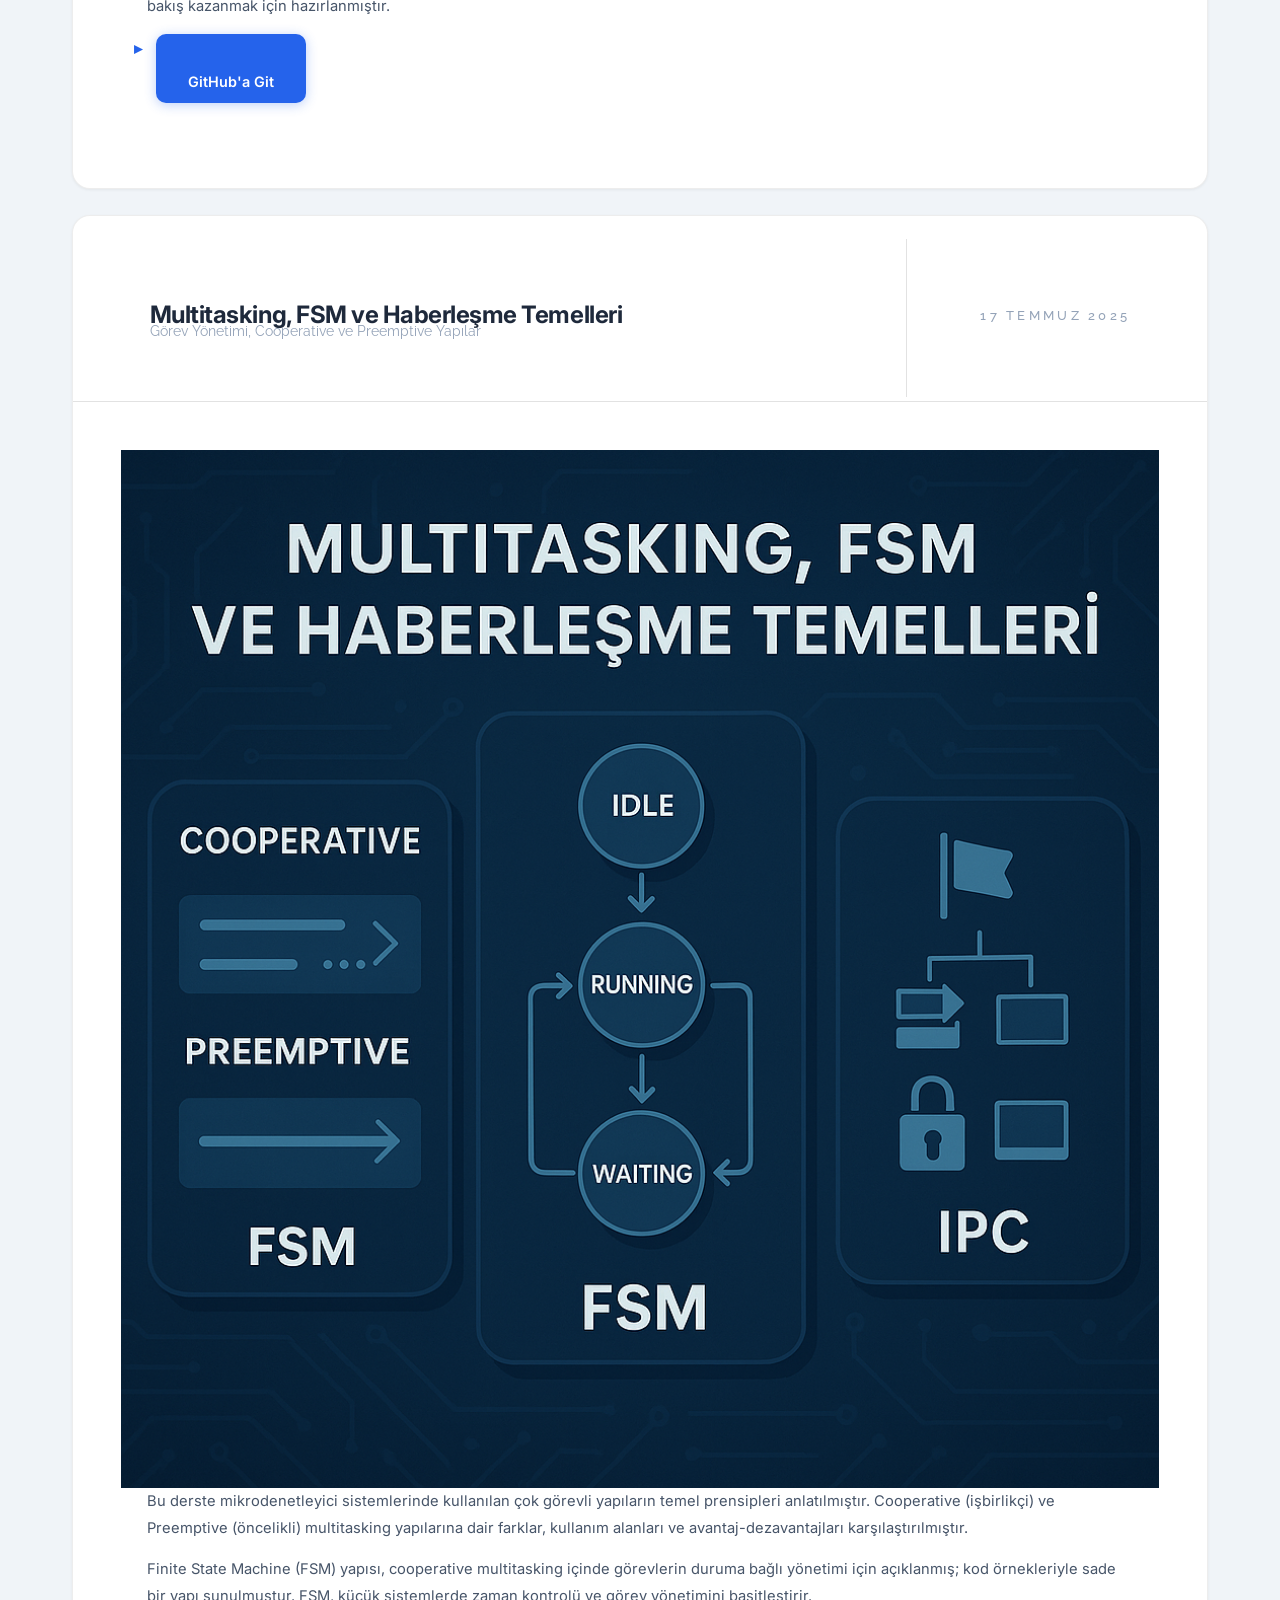
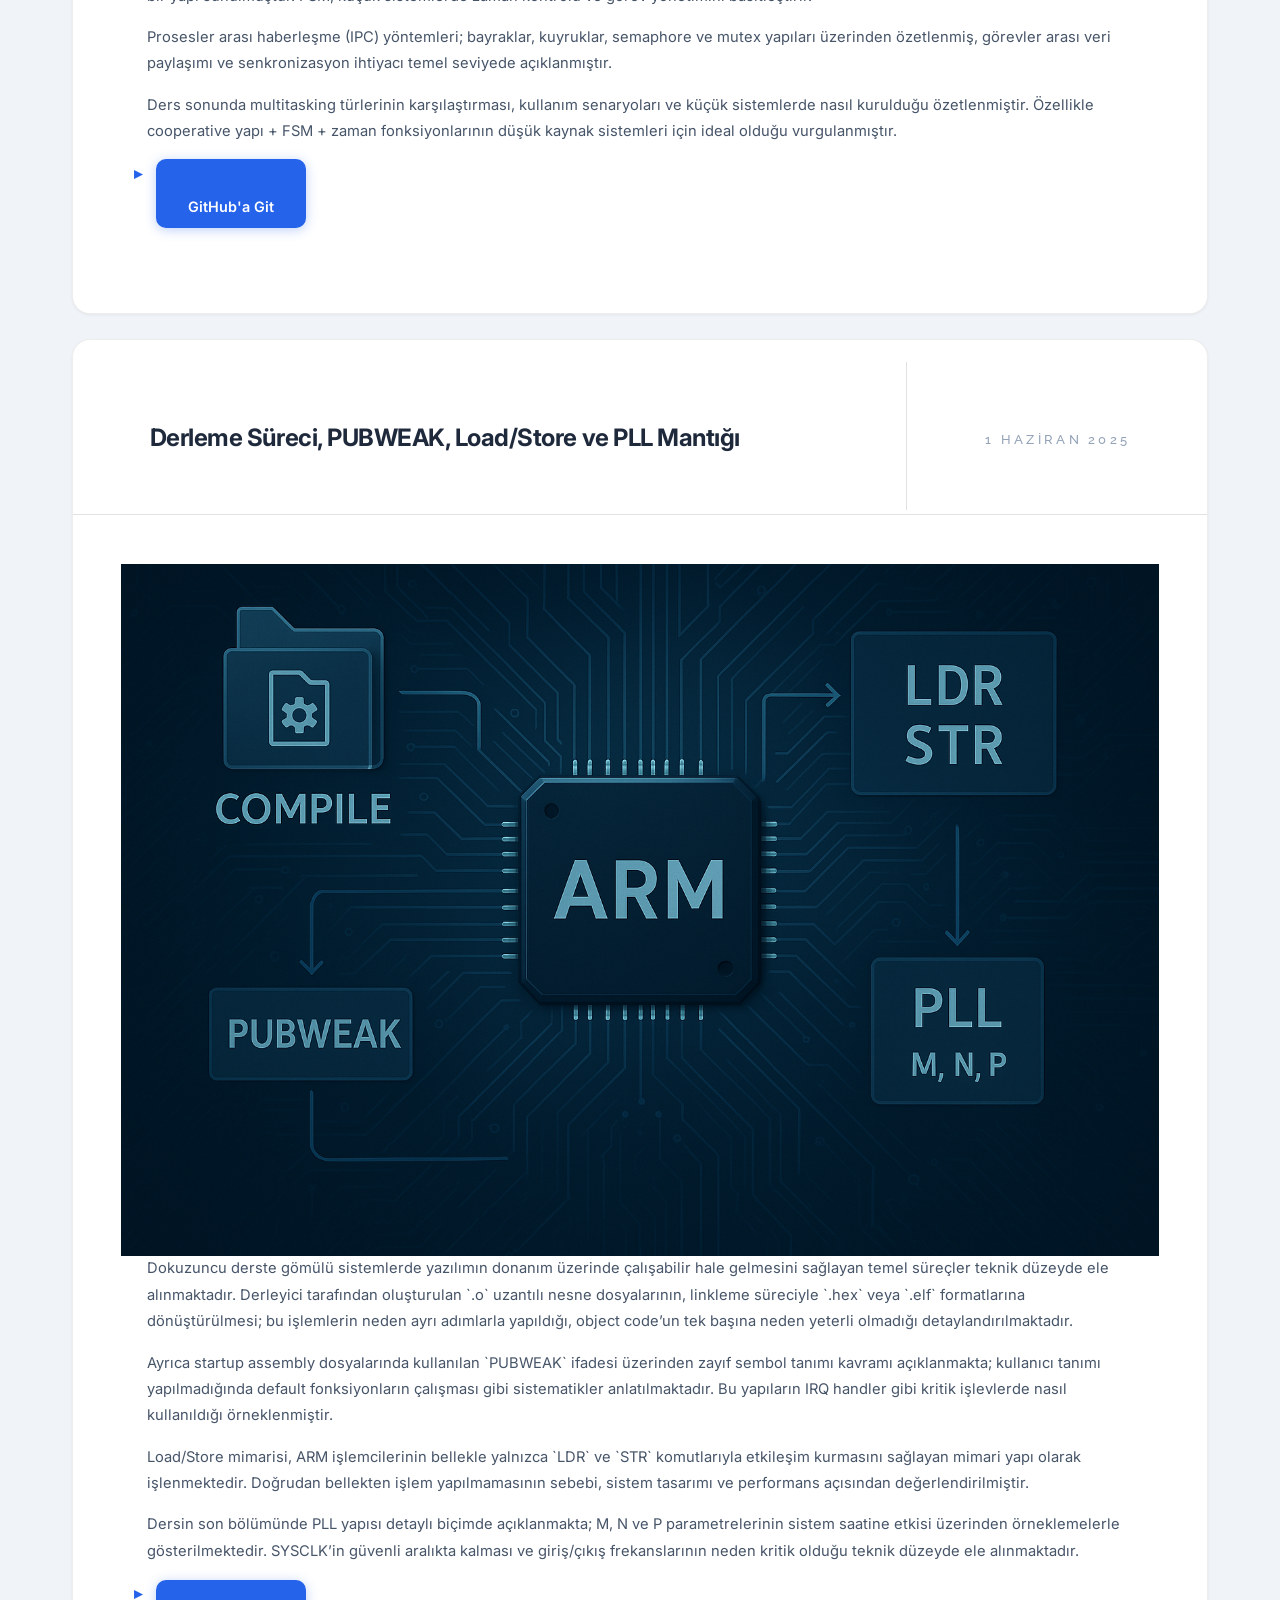
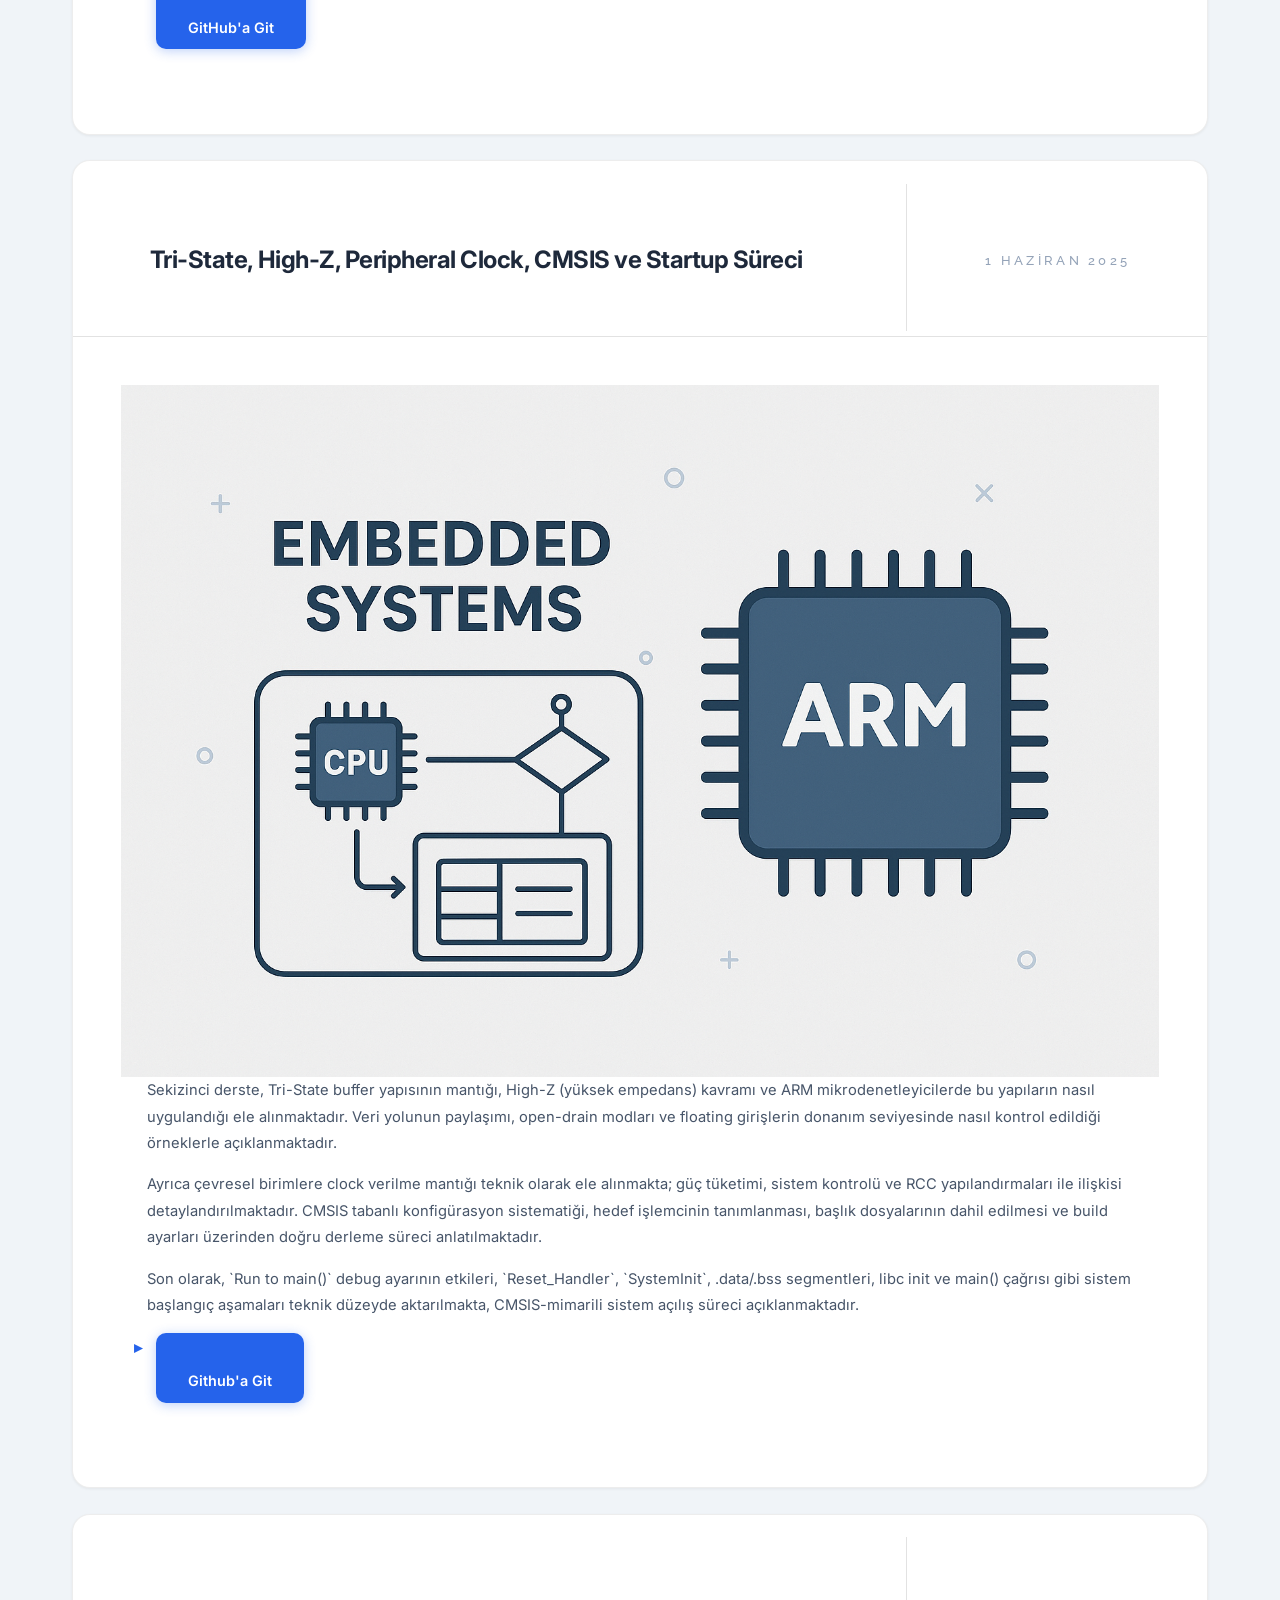
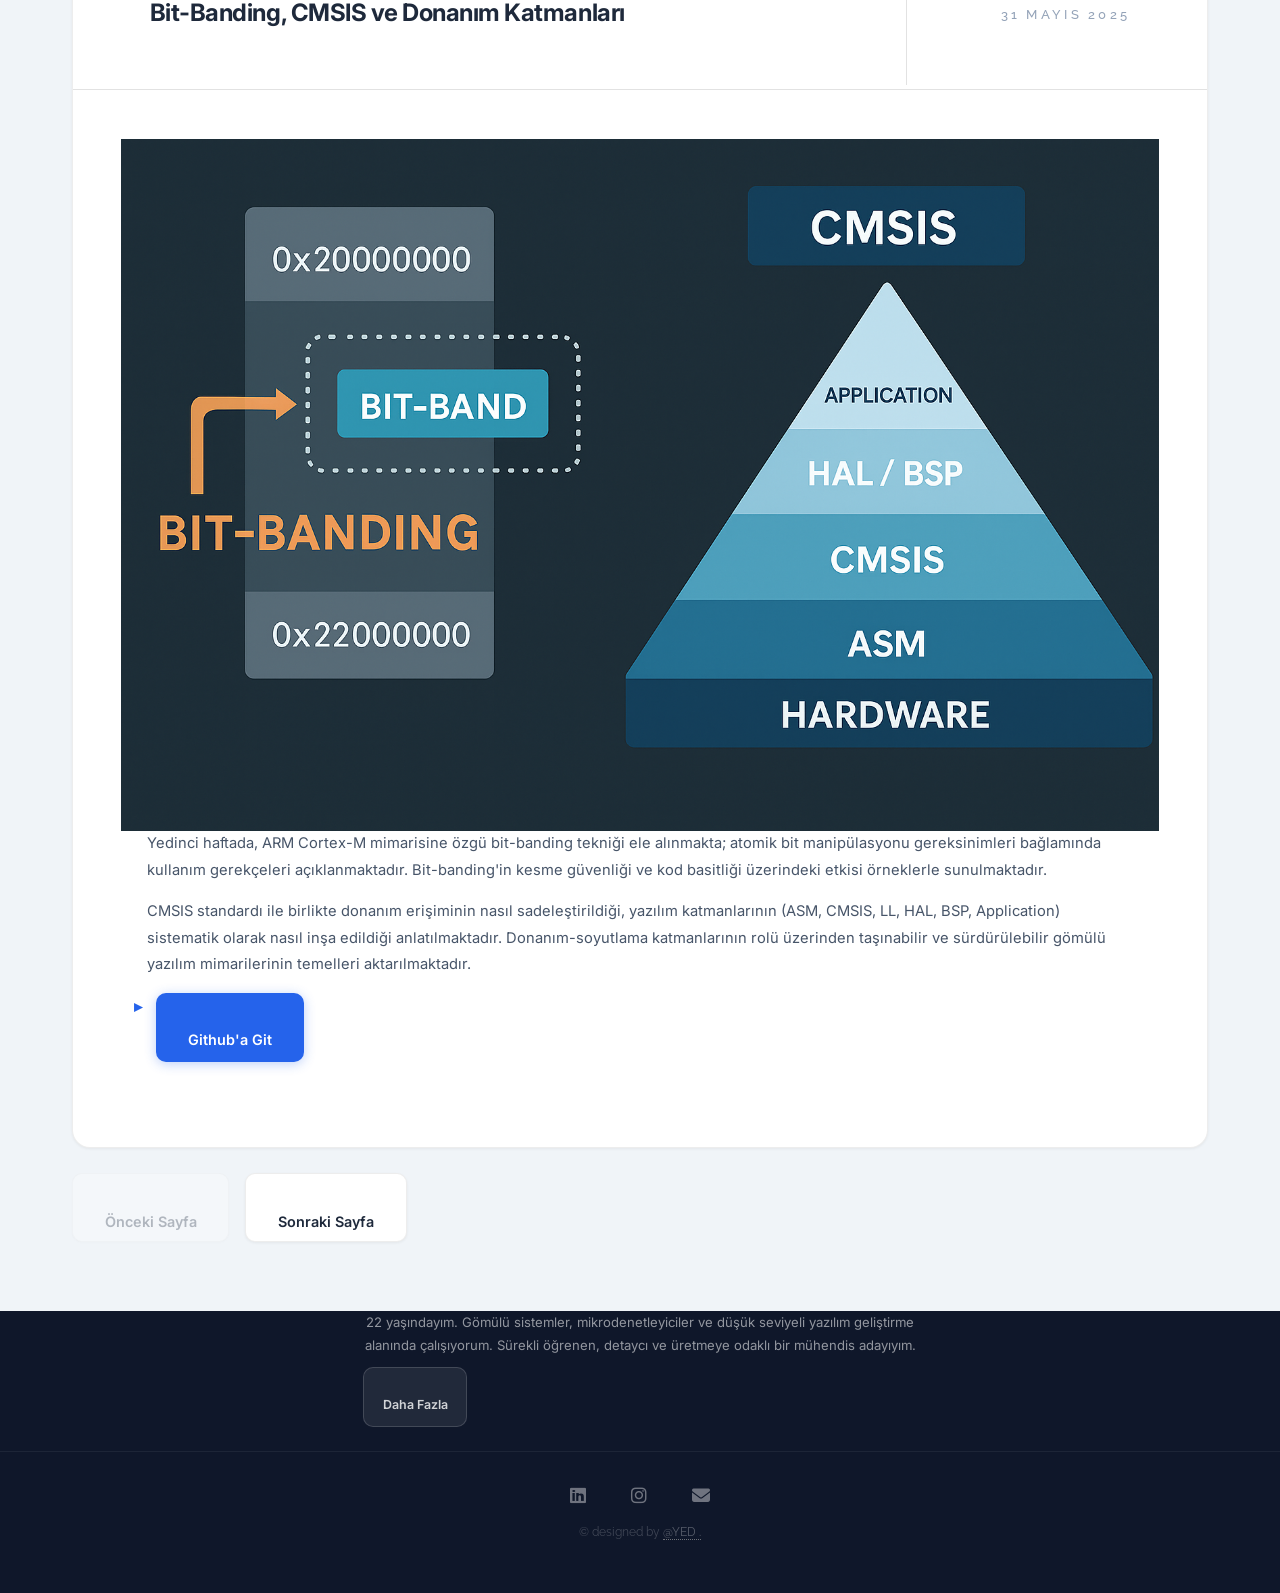
<file: embedded.html>
<!DOCTYPE HTML>
<html lang="tr">

<head>
	<title>Yunus Emre DUNAY</title>
	<meta charset="utf-8" />
	<meta name="viewport" content="width=device-width, initial-scale=1, user-scalable=no" />
	<link rel="stylesheet" href="assets/css/main.css" />
	<link rel="stylesheet" href="assets/css/override.css" />
	<link rel="stylesheet" href="https://cdnjs.cloudflare.com/ajax/libs/font-awesome/6.5.0/css/all.min.css" />
</head>

<body class="is-preload">

	<!-- Wrapper -->
	<div id="wrapper">

		<!-- Header -->
		<header id="header">
			<h1><a href="index.html">Yunus Emre DUNAY</a></h1>
			<nav class="links">
				<ul>
					<li><a href="embedded.html">Gömülü Notları</a></li>
					<li><a href="forty_two.html">42</a></li>
					<li><a href="mcu.html">Mikroişlemci Projeleri</a></li>
					<li><a href="mind.html">Zihinsel Yatırım</a></li>
					<li><a href="about.html">Hakkımda</a></li>
				</ul>
			</nav>
			<nav class="main">
				<ul>
					<li class="menu">
						<a class="fa-bars" href="#menu">Menu</a>
					</li>
				</ul>
			</nav>

		</header>

		<!-- Menu -->
		<section id="menu">
			<!-- Links -->
			<section>
				<ul class="links">
					<li>
						<a href="embedded.html">
							<h3>Gömülü Notları</h3>
							<p>Hafta hafta yüklediğim teorik ve pratik notlar</p>
						</a>
					</li>
					<li>
						<a href="forty_two.html">
							<h3>42</h3>
							<p>[C / C++ / Sanal Makineler / Soketler / Docker ve daha fazlası...]</p>
						</a>
					</li>
					<li>
						<a href="mcu.html">
							<h3>Mikroişlemci Projeleri</h3>
							<p>STM32 ve Tiva Stellaris ile tasarladığım projeler</p>
						</a>
					</li>
					<li>
						<a href="mind.html">
							<h3>Zihinsel Yatırım</h3>
							<p>Podcast, kitap ve bireysel gelişim odaklı bilimsel paylaşımlar</p>
						</a>
					</li>
					<li>
						<a href="about.html">
							<h3>Hakkımda</h3>
							<p>Benim hakkımda daha fazla bilgi</p>
						</a>
					</li>
				</ul>
			</section>
		</section>

		<!-- Main -->
		<div id="main">
			<!-- Description -->
			<article class="post">
				<header>
					<div class="title">
						<h2><a>Gömülü Ders İçeriği</a></h2>
					</div>
				</header>
				<section class="post">
					<style>
						.main-header {
							width: 100%;
							padding: 2em 1em;
							display: flex;
							justify-content: center;
							align-items: center;
							text-align: center;
						}

						.main-header h2 {
							font-size: clamp(1.2rem, 4vw, 2rem);
							font-weight: 600;
							margin: 0;
							max-width: 90%;
							line-height: 1.4;
							text-transform: none;
							letter-spacing: normal;
						}
					</style>

					<header class="main-header">
						<h2>Gömülü Sistemlere Giriş: ARM Mimarisi ve Bu Notların Kaynağı</h2>
					</header>

					<p>
						Hazırlanan bu not serisi, gömülü sistemler alanında bireysel öğrenme sürecini yapılandırmak ve
						dokümante etmek amacıyla oluşturulmuştur. Odak noktası, ARM mimarisi temelinde geliştirilen
						STM32 mikrodenetleyici ailesidir. Bu mimarinin seçilme nedeni, hem akademik hem de endüstriyel
						alanda yaygınlığı ve güçlü ekosistemidir.
					</p>

					<p>
						C Sistem ve Programcıları Derneği tarafından sunulan <strong>ARM Mikrodenetleyici
							Kursu</strong>, bu çalışmanın temel referans kaynağını oluşturmaktadır. Eğitmen
						<strong>Gürbüz Aslan</strong> tarafından sunulan sistematik anlatım, teorik altyapının yanı sıra
						uygulamalı bilgilerin de kazanılmasına olanak tanımıştır.
					</p>

					<p>
						Bu içerikler, ARM Cortex-M çekirdeği ve çevresel donanımlar üzerine yapılan uygulamalı
						çalışmalarla zenginleştirilmiş; STM32 serisi ile entegre kullanıma yönelik yapılandırılmıştır.
						Hem giriş seviyesindeki kullanıcılar hem de ileri düzey geliştiriciler için kademeli bir yol
						haritası sunulmaktadır.
					</p>

					<p>
						Ders içerikleri sırasıyla şunlardır:
					</p>
					<ul>
						<li>ARM mimarisine giriş ve çekirdek yapısı</li>
						<li>Çevresel birimlerin kullanımı (GPIO, Timer, ADC, USART, DMA)</li>
						<li>C dili ile donanım seviyesinde kod geliştirme</li>
						<li>IDE ve proje geliştirme araçlarının kullanımı</li>
						<li>HAL, LL ve doğrudan register erişimi üzerine yazılım katmanları</li>
						<li>Gerçek zamanlı sistemler ve kesme yönetimi</li>
					</ul>

					<p>
						Tüm ders içerikleri uygulamaya dayalı olarak sunulmuştur.
					</p>

					<p>
						Takip eden notlar, en güncelden en eskiye doğru sıralanarak düzenli bir şekilde sunulmaktadır.
					</p>

					<footer>
						<p><em>Notlar, bireysel öğrenme sürecinin çıktısı olup, benzer konularda çalışanlar için yol
								gösterici olmayı hedeflemektedir.</em></p>
					</footer>
				</section>
				<footer>
					<ul class="actions">
						<li><a href="https://github.com/yedunay/ARM" class="button large" target="_blank">Github'a
								Git</a></li>
					</ul>
				</footer>
			</article>

			<article class="post">
				<header>
					<div class="title">
						<h2><a>BASE: Soyutlanmış Donanım Katmanı ve State Machine Giriş</a></h2>
						<p>Taşınabilir C Yapısı, SysTick Tabanlı clock(), GPIO Soyutlama, LED Durum Makinesi</p>
					</div>
					<div class="meta">
						<time class="published" datetime="2025-08-02">2 Ağustos 2025</time>
					</div>
				</header>
				<a class="image featured"><img src="images/ders12.png"
						alt="ARM BASE Structure and Abstract GPIO Layer" /></a>
				<p>
					Bu derste, donanıma bağlı kalmadan çalışan taşınabilir bir ARM BASE yapısı oluşturulmuştur.
					Kod yapısı modüler olarak ayrılmış ve system, io ve main dosyaları üzerinden organize edilmiştir.
				</p>
				<p>
					SysTick zamanlayıcısı kullanılarak clock() fonksiyonu soyutlanmıştır.
					Süre kontrolü donanımdan bağımsız şekilde sağlanmış ve yapı, FreeRTOS gibi sistemlerle uyumlu hale
					getirilmiştir.
				</p>
				<p>
					LED blink uygulaması üzerinden init ve stable fazlarına sahip basit bir durum makinesi örneği
					sunulmuştur.
					Her bir geçiş, zaman tabanlı mantıkla yönetilmiştir.
				</p>
				<p>
					GPIO işlemleri, IO_Init, IO_Read ve IO_Write fonksiyonlarıyla soyutlanmıştır.
					Tüm pin yapısı s_ios[] dizisi ile kontrol altına alınmış ve yapı farklı platformlara taşınabilir
					hale getirilmiştir.
				</p>
				<p>
					Bu ders, yazılım ve donanım katmanlarının profesyonel seviyede nasıl bir araya getirildiğini
					göstermek
					ve ARM mimarisine daha sağlam bir bakış kazandırmak amacıyla hazırlanmıştır.
				</p>
				<footer>
					<ul class="actions">
						<li><a href="https://github.com/yedunay/ARM/tree/main/01_BASE_ABSTRACT" class="button large"
								target="_blank">GitHub'a Git</a></li>
					</ul>
				</footer>
			</article>

			<article class="post">
				<header>
					<div class="title">
						<h2><a>LCD Sürücü Sistemi</a></h2>
						<p>HD44780 Uyumlu Ekran Kontrolü, Printf Redirection, 4-bit Paralel İletişim</p>
					</div>
					<div class="meta">
						<time class="published" datetime="2025-08-02">2 Ağustos 2025</time>
					</div>
				</header>
				<a class="image featured"><img src="images/lcd.jpg"
						alt="STM32F411 LCD Driver System" /></a>
				<p>
					Bu projede STM32F411 platformu için optimize edilmiş karakter LCD sürücü kütüphanesi 
					geliştirilmiştir. HD44780/ST7066U uyumlu kontrol çipleri ile 4-bit paralel haberleşme 
					protokolü kullanılarak verimli kaynak kullanımı sağlanmıştır.
				</p>
				<p>
					IAR Embedded Workbench'in __write weak fonksiyonu override edilerek printf() fonksiyonları 
					doğrudan LCD'ye yönlendirilmiştir. Bu sayede UART/Serial port konfigürasyonuna gerek kalmadan 
					debug çıktıları görsel olarak LCD üzerinde takip edilebilmektedir.
				</p>
				<p>
					Gelişmiş format kontrol motoru ile terminal emülasyonu sağlanmış; escape sequence işleme, 
					satır başı kontrolü ve ekran temizleme komutları implementasyona dahil edilmiştir. 
					Non-blocking state machine tabanlı LED kontrolü ile real-time performans gösterilmiştir.
				</p>
				<p>
					Donanım abstraksiyon katmanı sayesinde port/pin mapping table ile platform bağımsızlığı 
					kazanılmış; SysTick entegrasyonu ile ARM Cortex-M4 zamanlayıcısından 1ms hassasiyetinde 
					timing logic sağlanmıştır.
				</p>
				<footer>
					<ul class="actions">
						<li><a href="https://github.com/yedunay/ARM/tree/main/02_LCD" class="button large"
								target="_blank">GitHub'a Git</a></li>
					</ul>
				</footer>
			</article>

			<article class="post">
				<header>
					<div class="title">
						<h2><a>UART İletişim Protokolü</a></h2>
						<p>Profesyonel UART Protokolü, Multi-Port Desteği, Real-time Veri İletişimi</p>
					</div>
					<div class="meta">
						<time class="published" datetime="2025-08-02">2 Ağustos 2025</time>
					</div>
				</header>
				<a class="image featured"><img src="images/uart.png"
						alt="STM32F411 UART Communication System" /></a>
				<p>
					Bu projede STM32F411 mikrodenetleyicisi üzerinde profesyonel seviyede UART iletişim sistemi 
					geliştirilmiştir. Çoklu UART port desteği ile full-duplex asenkron veri iletişimi sağlanmaktadır.
				</p>
				<p>
					Donanım seviyesinde UART1, UART2, UART3 ve UART4 portları desteklenmekte; yapılandırılabilir 
					baud rate seçenekleri ile esnek iletişim altyapısı sunulmaktadır. 8N1 veri formatı ve 
					comprehensive hata kontrolü ile güvenilir veri transferi gerçekleştirilmektedir.
				</p>
				<p>
					Polling tabanlı non-blocking operasyonlar ile gerçek zamanlı veri kontrolü yapılmakta; 
					overrun, framing ve noise error detection sistemleri entegre edilmiştir. Terminal emülasyonu 
					için karakter bazlı send/receive API'ları geliştirilmiştir.
				</p>
				<p>
					Modüler tasarım sayesinde kolay entegrasyon sağlanmış ve multi-tasking yapılar ile 
					uyumlu çalışacak şekilde optimize edilmiştir. GPIO abstraksiyon katmanı üzerinden 
					pin konfigürasyonları yönetilmektedir.
				</p>
				<footer>
					<ul class="actions">
						<li><a href="https://github.com/yedunay/ARM/tree/main/03_UART" class="button large"
								target="_blank">GitHub'a Git</a></li>
					</ul>
				</footer>
			</article>

			<article class="post">
				<header>
					<div class="title">
						<h2><a>Yazılım Mimarisi, Donanım Temelleri ve CMSIS</a></h2>
						<p>Katmanlı Yazılım, Weak Fonksiyonlar, CMOS Davranışları</p>
					</div>
					<div class="meta">
						<time class="published" datetime="2025-07-18">18 Temmuz 2025</time>
					</div>
				</header>
				<a class="image featured"><img src="images/ders11.png"
						alt="ARM11 Software Layers and Hardware Basics" /></a>
				<p>
					Bu içerikte, ARM tabanlı gömülü sistemlerde kullanılan yazılım mimarisi, katmanlı yapıların
					avantajları ve donanım-software etkileşiminde dikkat edilmesi gereken temel prensipler
					açıklanmaktadır.
				</p>
				<p>
					Katmanlı mimarinin donanım değişimine karşı sağladığı taşınabilirlik, okunabilirlik ve test
					kolaylığı detaylandırılmış; CMSIS, HAL, Upper-Low Driver gibi yazılım bileşenlerinin görevleri net
					biçimde aktarılmıştır.
				</p>
				<p>
					Weak fonksiyon yapısı, özellikle interrupt handler'lar gibi kullanıcı tarafından override edilebilir
					işlevlerde nasıl kullanıldığı örneklenmiş; `__WEAK` kavramının amacı ve sistemi nasıl esnek kıldığı
					açıklanmıştır.
				</p>
				<p>
					Donanım tarafında CMOS mantığı, tristate buffer, High-Z kavramları, TTL ve Schmidt-Trigger lojik
					yapı farkları üzerinden kararlı sistem tasarımının temelleri aktarılmıştır.
				</p>
				<p>
					Bu ders, hem yazılım hem donanım katmanlarının profesyonel seviyede nasıl bir araya geldiğini
					anlamak ve ARM mimarisine daha sağlam bakış kazanmak için hazırlanmıştır.
				</p>
				<footer>
					<ul class="actions">
						<li><a href="https://github.com/yedunay/ARM/tree/main/00_GİRİŞ_DERS_NOTLARI/ARM_11"
								class="button large" target="_blank">GitHub'a Git</a></li>
					</ul>
				</footer>
			</article>

			<article class="post">
				<header>
					<div class="title">
						<h2><a>Multitasking, FSM ve Haberleşme Temelleri</a></h2>
						<p>Görev Yönetimi, Cooperative ve Preemptive Yapılar</p>
					</div>
					<div class="meta">
						<time class="published" datetime="2025-07-18">17 Temmuz 2025</time>
					</div>
				</header>
				<a class="image featured"><img src="images/ders10.png" alt="Multitasking, FSM ve IPC" /></a>
				<p>
					Bu derste mikrodenetleyici sistemlerinde kullanılan çok görevli yapıların temel prensipleri
					anlatılmıştır. Cooperative (işbirlikçi) ve Preemptive (öncelikli) multitasking yapılarına dair
					farklar, kullanım alanları ve avantaj-dezavantajları karşılaştırılmıştır.
				</p>
				<p>
					Finite State Machine (FSM) yapısı, cooperative multitasking içinde görevlerin duruma bağlı yönetimi
					için açıklanmış; kod örnekleriyle sade bir yapı sunulmuştur. FSM, küçük sistemlerde zaman kontrolü
					ve görev yönetimini basitleştirir.
				</p>
				<p>
					Prosesler arası haberleşme (IPC) yöntemleri; bayraklar, kuyruklar, semaphore ve mutex yapıları
					üzerinden özetlenmiş, görevler arası veri paylaşımı ve senkronizasyon ihtiyacı temel seviyede
					açıklanmıştır.
				</p>
				<p>
					Ders sonunda multitasking türlerinin karşılaştırması, kullanım senaryoları ve küçük sistemlerde
					nasıl kurulduğu özetlenmiştir. Özellikle cooperative yapı + FSM + zaman fonksiyonlarının düşük
					kaynak sistemleri için ideal olduğu vurgulanmıştır.
				</p>
				<footer>
					<ul class="actions">
						<li><a href="https://github.com/yedunay/ARM/tree/main/00_GİRİŞ_DERS_NOTLARI/ARM_10"
								class="button large" target="_blank">GitHub'a Git</a></li>
					</ul>
				</footer>
			</article>

			<article class="post">
				<header>
					<div class="title">
						<h2><a>Derleme Süreci, PUBWEAK, Load/Store ve PLL Mantığı</a></h2>
					</div>
					<div class="meta">
						<time class="published" datetime="2025-06-11">1 Haziran 2025</time>
					</div>
				</header>
				<a class="image featured"><img src="images/ders9.png" alt="Gömülü Sistemler - Derleme ve PLL" /></a>
				<p>
					Dokuzuncu derste gömülü sistemlerde yazılımın donanım üzerinde çalışabilir hale gelmesini
					sağlayan temel süreçler teknik düzeyde ele alınmaktadır. Derleyici tarafından oluşturulan `.o`
					uzantılı nesne dosyalarının, linkleme süreciyle `.hex` veya `.elf` formatlarına dönüştürülmesi;
					bu işlemlerin neden ayrı adımlarla yapıldığı, object code’un tek başına neden yeterli olmadığı
					detaylandırılmaktadır.
				</p>
				<p>
					Ayrıca startup assembly dosyalarında kullanılan `PUBWEAK` ifadesi üzerinden zayıf sembol tanımı
					kavramı açıklanmakta; kullanıcı tanımı yapılmadığında default fonksiyonların çalışması gibi
					sistematikler anlatılmaktadır. Bu yapıların IRQ handler gibi kritik işlevlerde nasıl
					kullanıldığı örneklenmiştir.
				</p>
				<p>
					Load/Store mimarisi, ARM işlemcilerinin bellekle yalnızca `LDR` ve `STR` komutlarıyla etkileşim
					kurmasını sağlayan mimari yapı olarak işlenmektedir. Doğrudan bellekten işlem yapılmamasının
					sebebi, sistem tasarımı ve performans açısından değerlendirilmiştir.
				</p>
				<p>
					Dersin son bölümünde PLL yapısı detaylı biçimde açıklanmakta; M, N ve P parametrelerinin sistem
					saatine etkisi üzerinden örneklemelerle gösterilmektedir. SYSCLK’in güvenli aralıkta kalması ve
					giriş/çıkış frekanslarının neden kritik olduğu teknik düzeyde ele alınmaktadır.
				</p>
				<footer>
					<ul class="actions">
						<li><a href="https://github.com/yedunay/ARM/tree/main/00_GİRİŞ_DERS_NOTLARI/ARM_09"
								class="button large" target="_blank">GitHub'a Git</a></li>
					</ul>
				</footer>
			</article>

			<article class="post">
				<header>
					<div class="title">
						<h2><a>Tri-State, High-Z, Peripheral Clock, CMSIS ve Startup Süreci</a></h2>
					</div>
					<div class="meta">
						<time class="published" datetime="2025-06-10">1 Haziran 2025</time>
					</div>
				</header>
				<a class="image featured"><img src="images/ders8.png"
						alt="Gömülü Sistemler - Tri-State ve Başlangıç Akışı" /></a>
				<p>
					Sekizinci derste, Tri-State buffer yapısının mantığı, High-Z (yüksek empedans) kavramı ve ARM
					mikrodenetleyicilerde bu yapıların nasıl uygulandığı ele alınmaktadır. Veri yolunun paylaşımı,
					open-drain modları ve floating girişlerin donanım seviyesinde nasıl kontrol edildiği örneklerle
					açıklanmaktadır.
				</p>
				<p>
					Ayrıca çevresel birimlere clock verilme mantığı teknik olarak ele alınmakta; güç tüketimi, sistem
					kontrolü ve RCC yapılandırmaları ile ilişkisi detaylandırılmaktadır. CMSIS tabanlı konfigürasyon
					sistematiği, hedef işlemcinin tanımlanması, başlık dosyalarının dahil edilmesi ve build ayarları
					üzerinden doğru derleme süreci anlatılmaktadır.
				</p>
				<p>
					Son olarak, `Run to main()` debug ayarının etkileri, `Reset_Handler`, `SystemInit`, .data/.bss
					segmentleri, libc init ve main() çağrısı gibi sistem başlangıç aşamaları teknik düzeyde
					aktarılmakta, CMSIS-mimarili sistem açılış süreci açıklanmaktadır.
				</p>
				<footer>
					<ul class="actions">
						<li><a href="https://github.com/yedunay/ARM/tree/main/00_GİRİŞ_DERS_NOTLARI/ARM_08"
								class="button large" target="_blank">Github'a Git</a></li>
					</ul>
				</footer>
			</article>

			<article class="post">
				<header>
					<div class="title">
						<h2><a>Bit-Banding, CMSIS ve Donanım Katmanları</a></h2>
					</div>
					<div class="meta">
						<time class="published" datetime="2025-06-09">31 Mayıs 2025</time>
					</div>
				</header>
				<a class="image featured"><img src="images/ders7.png" alt="Bit-banding, CMSIS, Hardware Layers" /></a>
				<p>
					Yedinci haftada, ARM Cortex-M mimarisine özgü bit-banding tekniği ele alınmakta; atomik bit
					manipülasyonu gereksinimleri bağlamında kullanım gerekçeleri açıklanmaktadır. Bit-banding'in kesme
					güvenliği ve kod basitliği üzerindeki etkisi örneklerle sunulmaktadır.
				</p>
				<p>
					CMSIS standardı ile birlikte donanım erişiminin nasıl sadeleştirildiği, yazılım katmanlarının (ASM,
					CMSIS, LL, HAL, BSP, Application) sistematik olarak nasıl inşa edildiği anlatılmaktadır.
					Donanım-soyutlama katmanlarının rolü üzerinden taşınabilir ve sürdürülebilir gömülü yazılım
					mimarilerinin temelleri aktarılmaktadır.
				</p>
				<footer>
					<ul class="actions">
						<li><a href="https://github.com/yedunay/ARM/tree/main/00_GİRİŞ_DERS_NOTLARI/ARM_07"
								class="button large" target="_blank">Github'a Git</a></li>
					</ul>
				</footer>
			</article>

			<!-- Pagination -->
			<ul class="actions pagination">
				<li><a href="" class="disabled button large previous">Önceki Sayfa</a></li>
				<li><a href="embedded2.html" class="button large next">Sonraki Sayfa</a></li>
			</ul>

		</div>

		<!-- Sidebar -->
		<section id="sidebar">

			<!-- Intro -->
			<section id="intro">
				<a href="#" class="logo"><img src="images/YED.jpeg" alt="" /></a>
				<header>
					<h2>Yunus Emre DUNAY</h2>
				</header>
			</section>

			<!-- About -->
			<section class="blurb">
				<h2>Hakkımda</h2>
				<p>22 yaşındayım. Gömülü sistemler, mikrodenetleyiciler ve düşük seviyeli yazılım geliştirme alanında
					çalışıyorum. Sürekli öğrenen, detaycı ve üretmeye odaklı bir mühendis adayıyım.</p>
				<ul class="actions">
					<li><a href="about.html" class="button">Daha Fazla</a></li>
				</ul>
			</section>

			<!-- Footer -->
			<section id="footer">
				<ul class="icons" style="text-align: center;">
					<li><a href="https://www.linkedin.com/in/yunusemredunay/" class="icon brands fa-linkedin"
							target="_blank" style="font-size: 24px;"><span class="label">LinkedIn</span></a></li>
					<li><a href="https://www.instagram.com/yunusemredunay/" class="icon brands fa-instagram"
							target="_blank" style="font-size: 24px;"><span class="label">Instagram</span></a></li>
					<li><a href="mailto:yunus.emre.dunay@gmail.com" class="icon solid fa-envelope"
							style="font-size: 24px;"><span class="label">Email</span></a></li>
				</ul>
				<p class="copyright" style="text-align: center;">&copy; designed by <a href="about.html">@YED .</a></p>
			</section>

		</section>

	</div>

	<!-- Scripts -->
	<script src="assets/js/jquery.min.js"></script>
	<script src="assets/js/browser.min.js"></script>
	<script src="assets/js/breakpoints.min.js"></script>
	<script src="assets/js/util.js"></script>
	<script src="assets/js/main.js"></script>

	<script src="assets/js/site.js"></script>
</body>

</html>
</file>
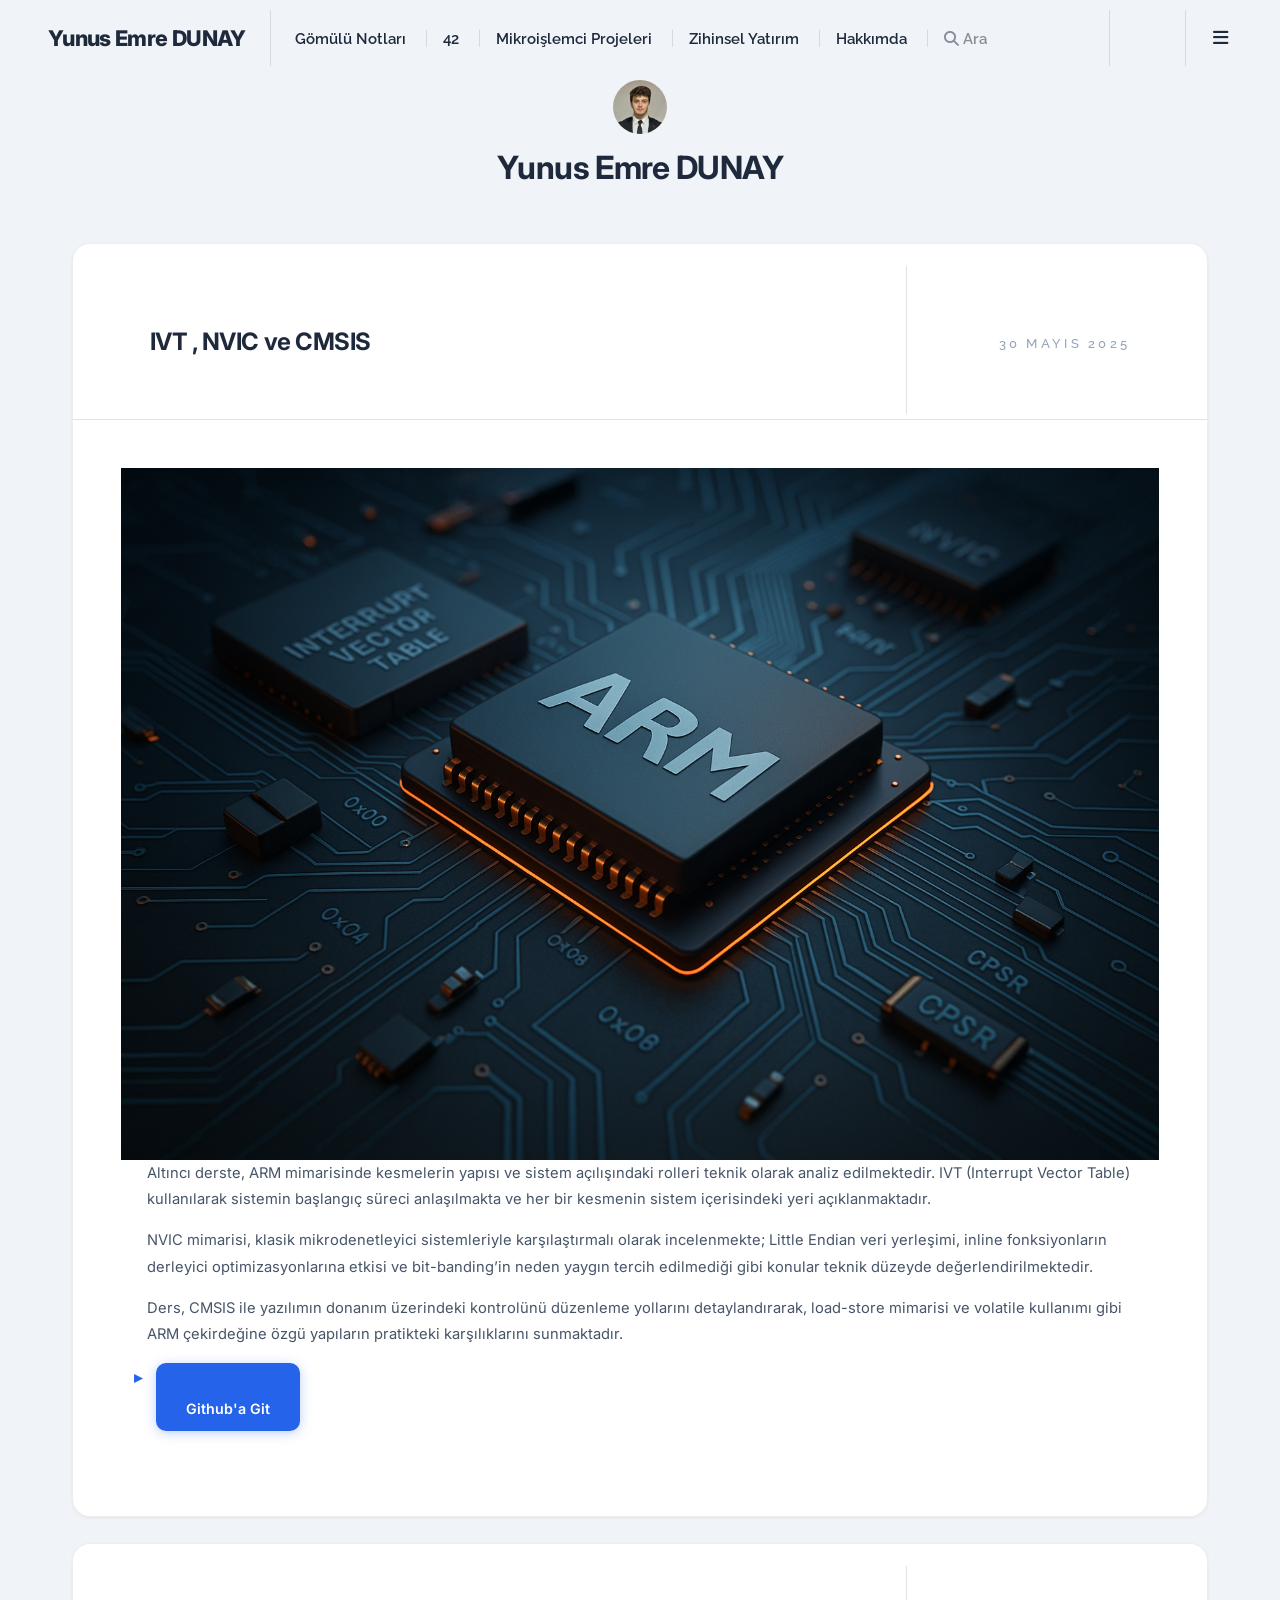
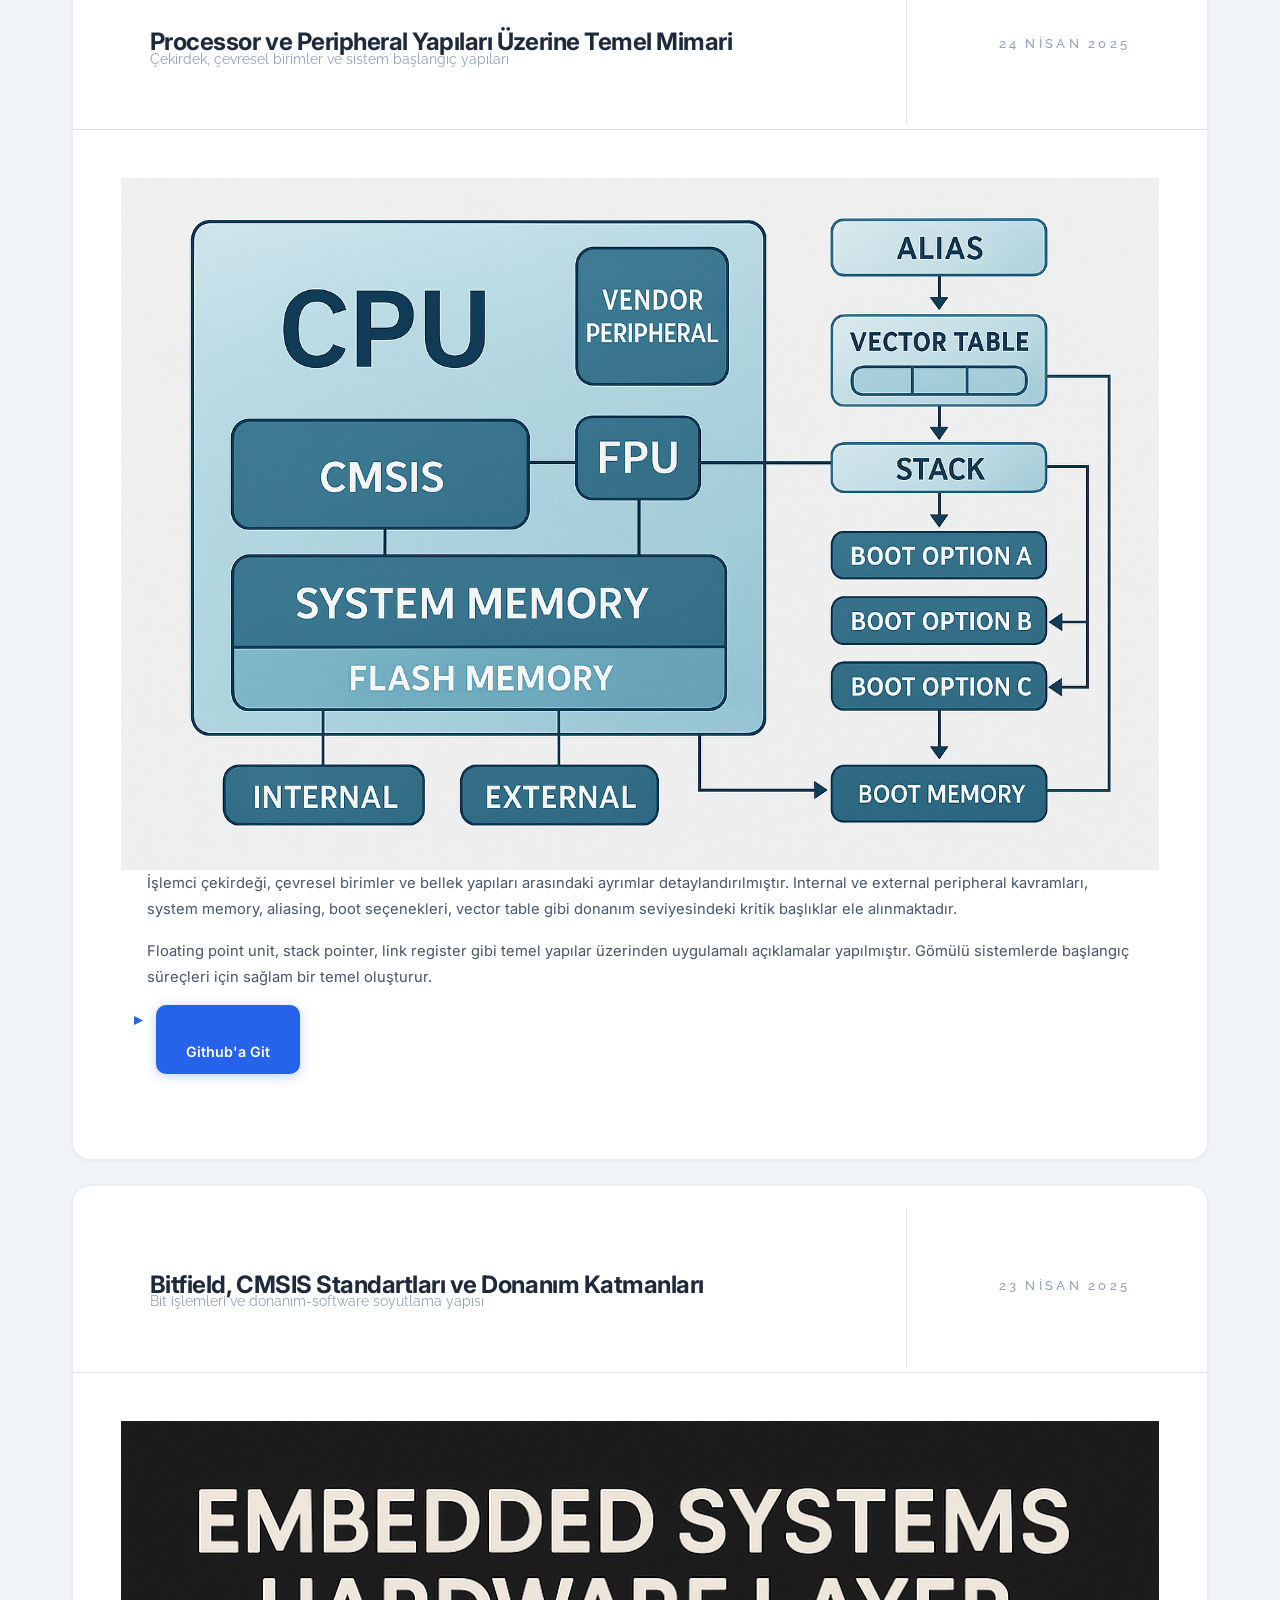
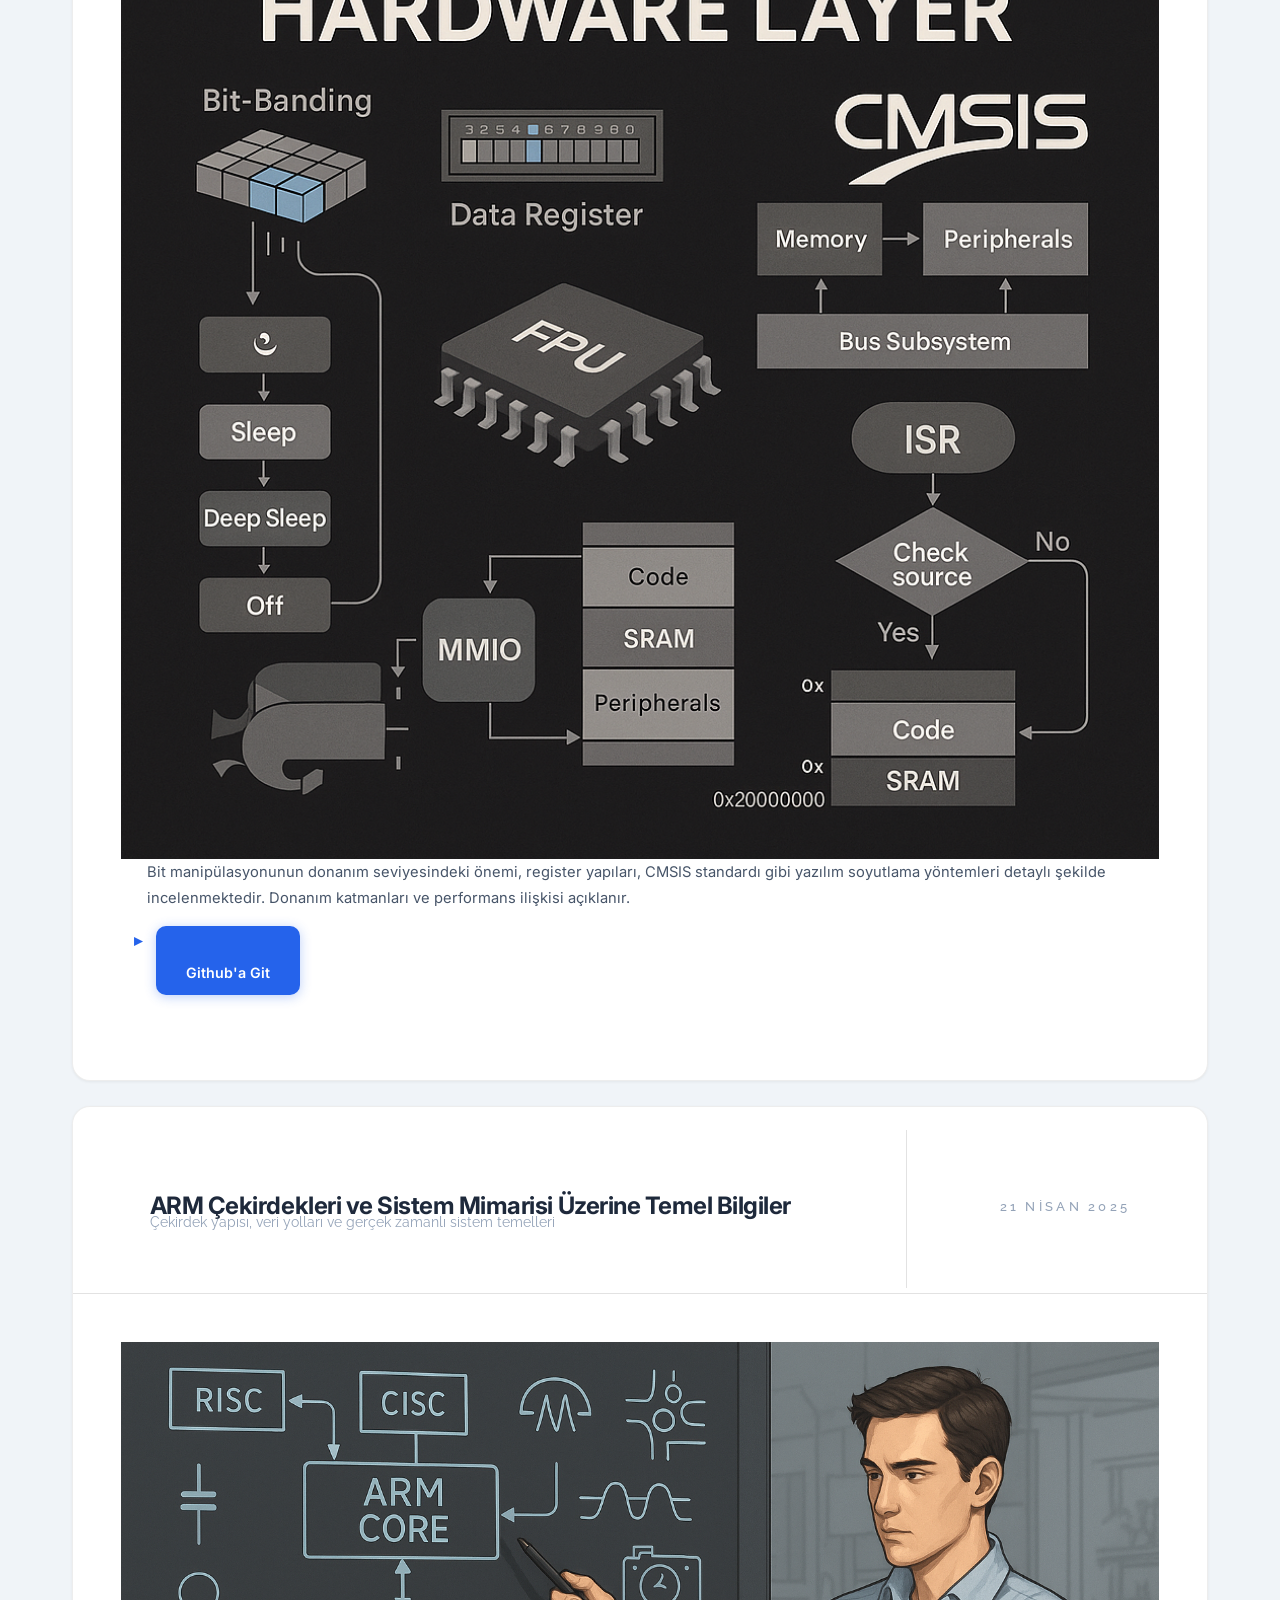
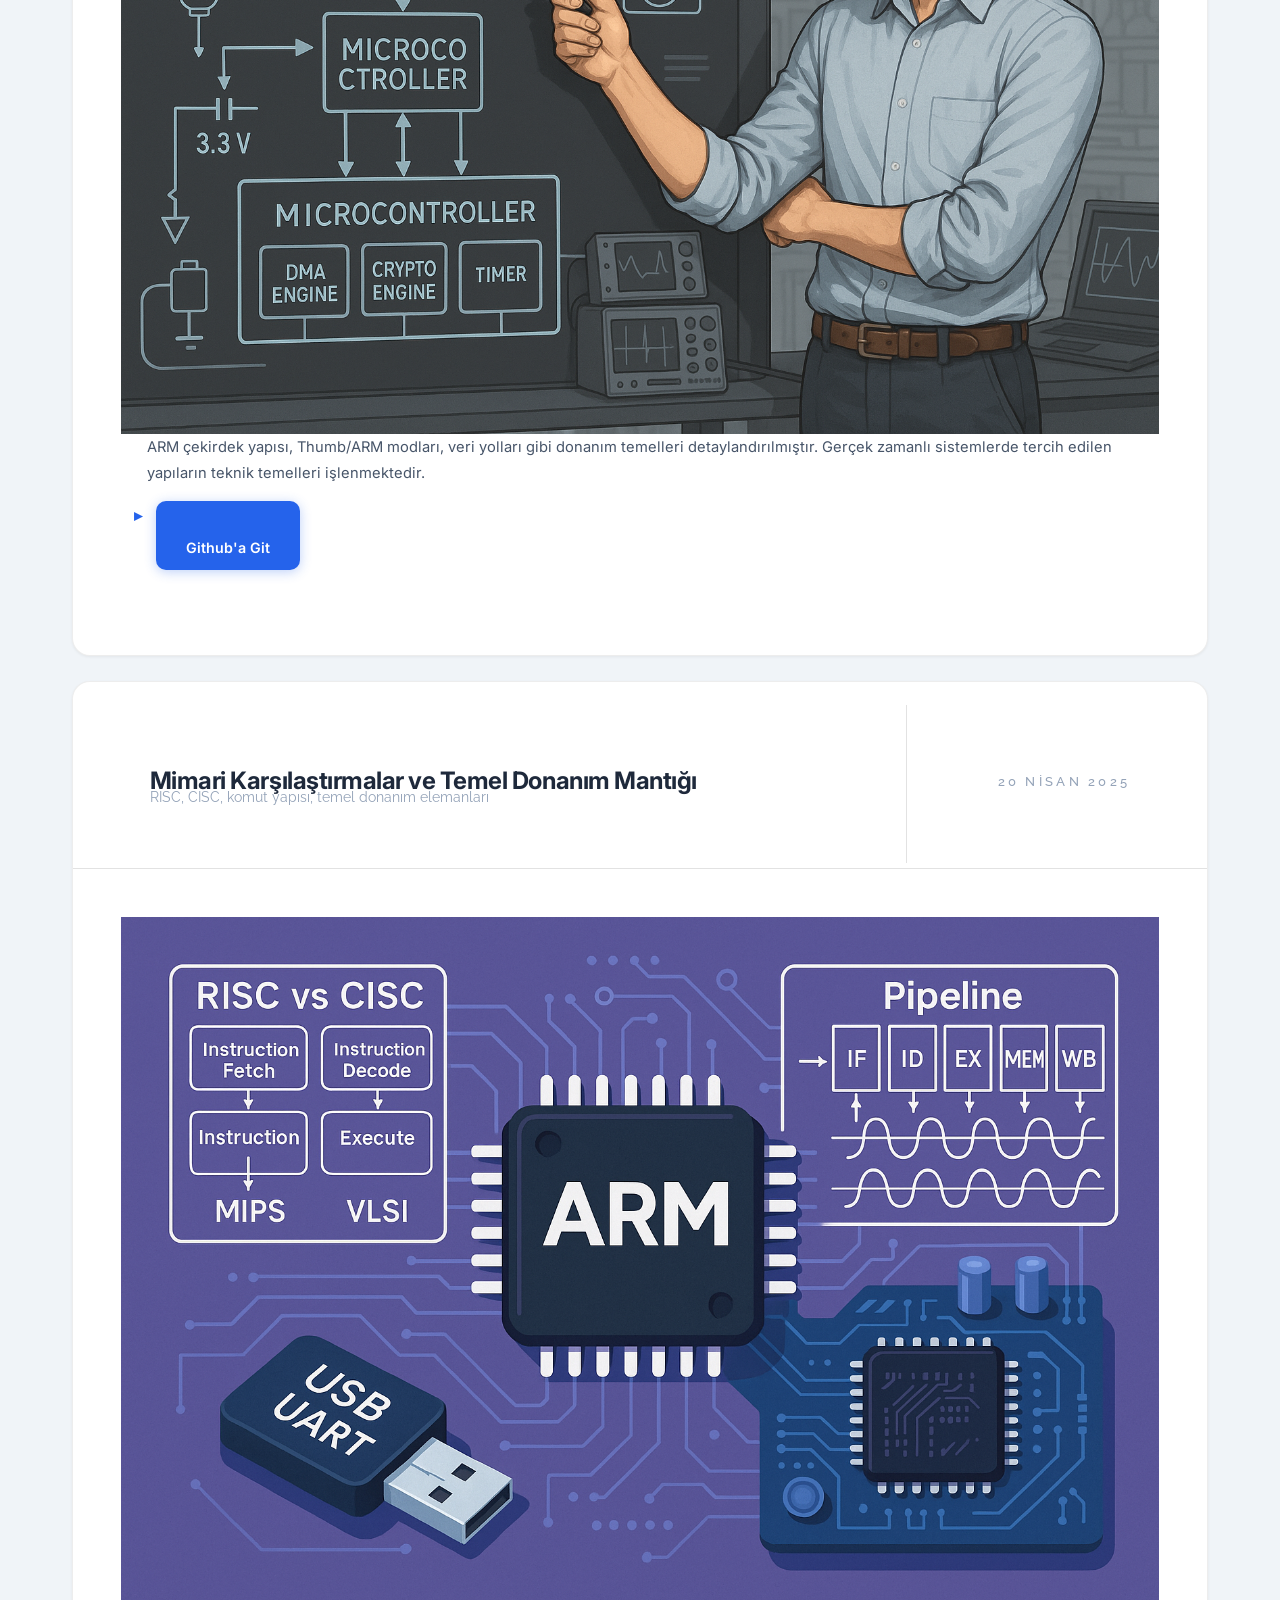
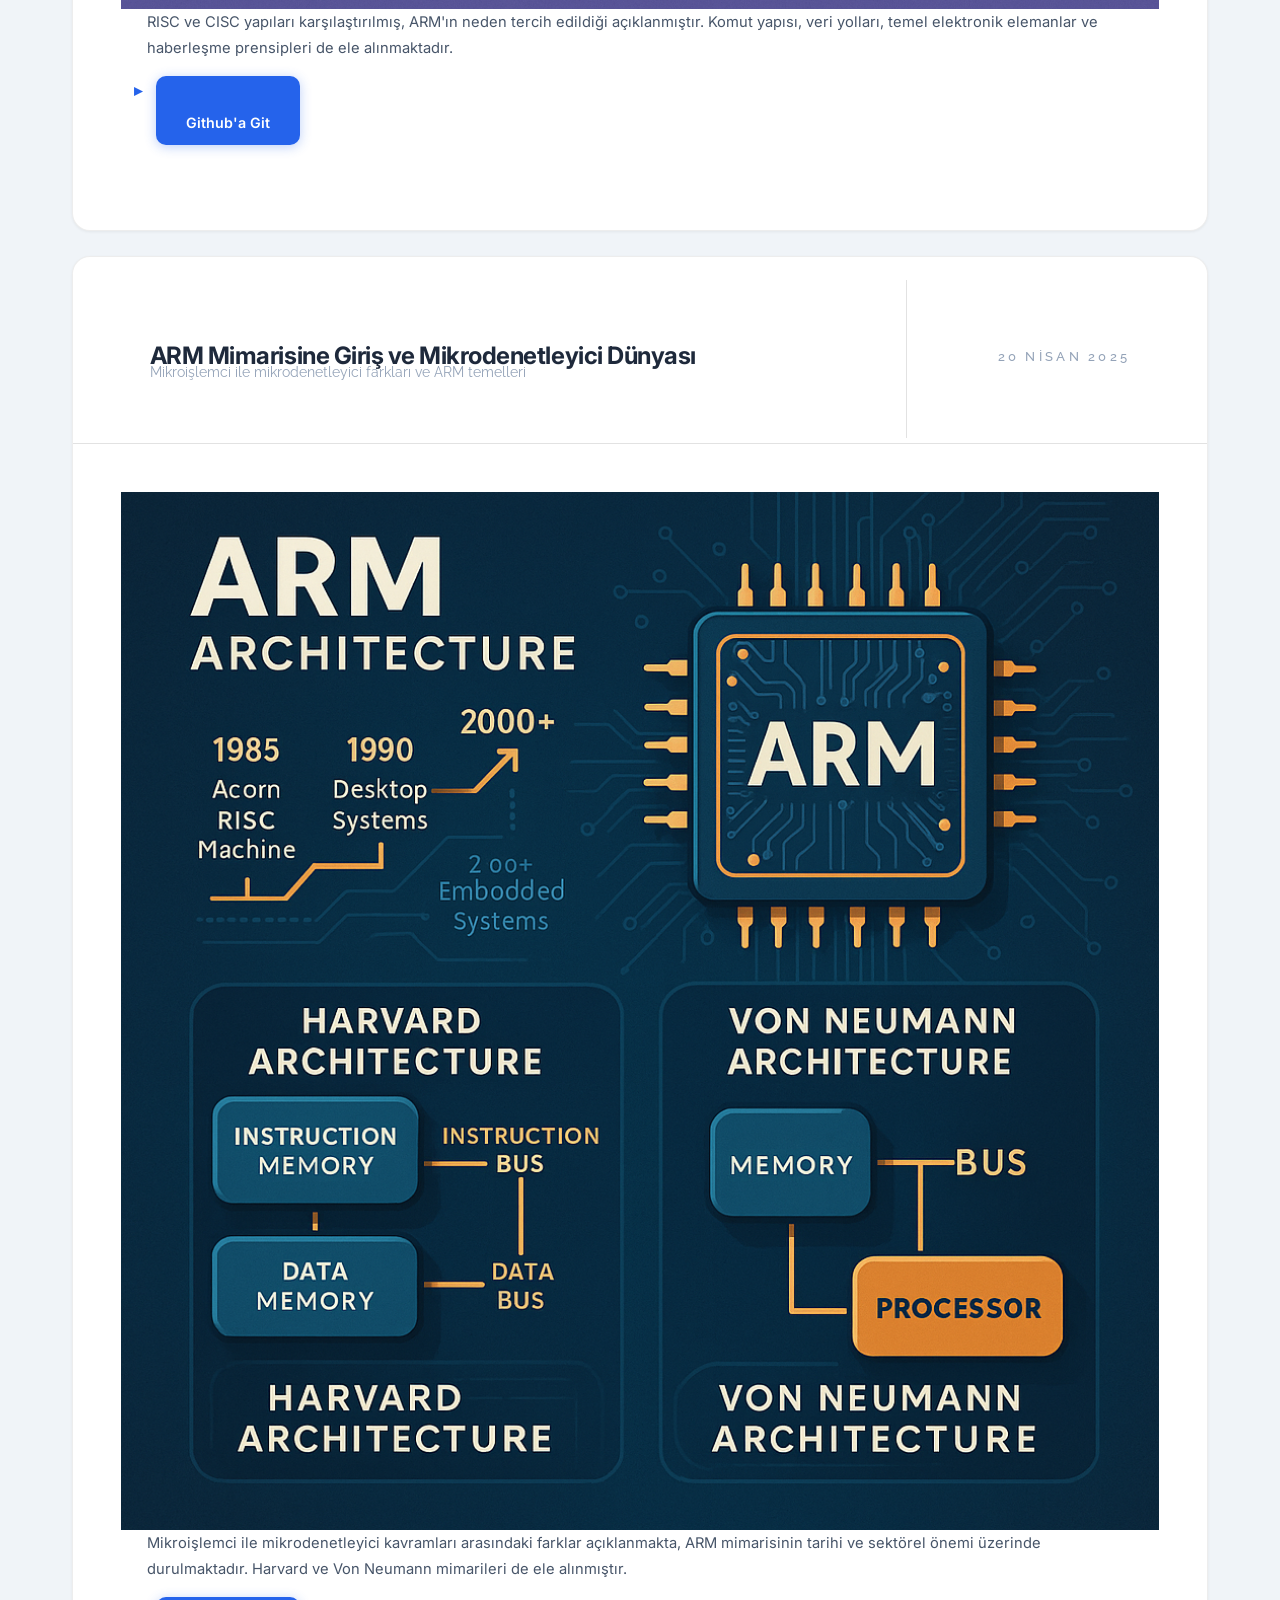
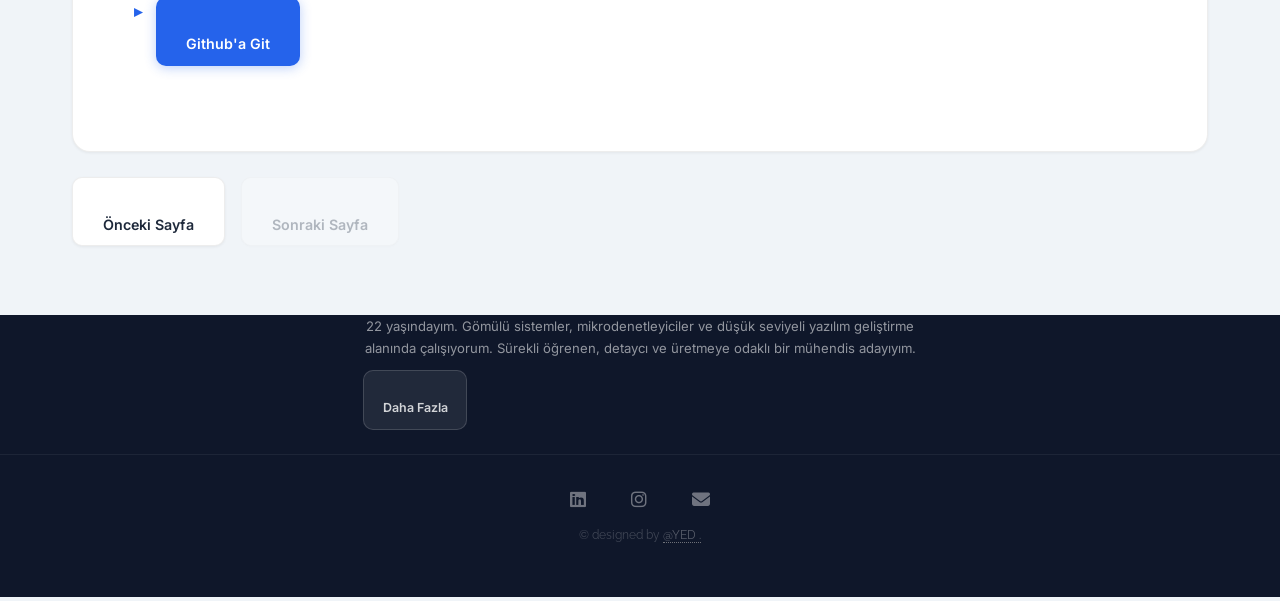
<file: embedded2.html>
<!DOCTYPE HTML>
<html lang="tr">

<head>
	<title>Yunus Emre DUNAY</title>
	<meta charset="utf-8" />
	<meta name="viewport" content="width=device-width, initial-scale=1, user-scalable=no" />
	<link rel="stylesheet" href="assets/css/main.css" />
	<link rel="stylesheet" href="assets/css/override.css" />
	<link rel="stylesheet" href="https://cdnjs.cloudflare.com/ajax/libs/font-awesome/6.5.0/css/all.min.css" />
</head>

<body class="is-preload">

	<!-- Wrapper -->
	<div id="wrapper">

		<!-- Header -->
		<header id="header">
			<h1><a href="index.html">Yunus Emre DUNAY</a></h1>
			<nav class="links">
				<ul>
					<li><a href="embedded.html">Gömülü Notları</a></li>
					<li><a href="forty_two.html">42</a></li>
					<li><a href="mcu.html">Mikroişlemci Projeleri</a></li>
					<li><a href="mind.html">Zihinsel Yatırım</a></li>
					<li><a href="about.html">Hakkımda</a></li>
				</ul>
			</nav>
			<nav class="main">
				<ul>
					<li class="menu">
						<a class="fa-bars" href="#menu">Menu</a>
					</li>
				</ul>
			</nav>

		</header>

		<!-- Menu -->
		<section id="menu">
			<!-- Links -->
			<section>
				<ul class="links">
					<li>
						<a href="embedded.html">
							<h3>Gömülü Notları</h3>
							<p>Hafta hafta yüklediğim teorik ve pratik notlar</p>
						</a>
					</li>
					<li>
						<a href="forty_two.html">
							<h3>42</h3>
							<p>[C / C++ / Sanal Makineler / Soketler / Docker ve daha fazlası...]</p>
						</a>
					</li>
					<li>
						<a href="mcu.html">
							<h3>Mikroişlemci Projeleri</h3>
							<p>STM32 ve Tiva Stellaris ile tasarladığım projeler</p>
						</a>
					</li>
					<li>
						<a href="mind.html">
							<h3>Zihinsel Yatırım</h3>
							<p>Podcast, kitap ve bireysel gelişim odaklı bilimsel paylaşımlar</p>
						</a>
					</li>
					<li>
						<a href="about.html">
							<h3>Hakkımda</h3>
							<p>Benim hakkımda daha fazla bilgi</p>
						</a>
					</li>
				</ul>
			</section>
		</section>

		<!-- Main -->
		<div id="main">
			<!-- Post -->
			<article class="post">
				<header>
					<div class="title">
						<h2><a>IVT , NVIC ve CMSIS</a></h2>
					</div>
					<div class="meta">
						<time class="published" datetime="2025-05-30">30 Mayıs 2025</time>
					</div>
				</header>
				<a class="image featured"><img src="images/ders6.png" alt="" /></a>
				<p>
					Altıncı derste, ARM mimarisinde kesmelerin yapısı ve sistem açılışındaki rolleri teknik olarak
					analiz edilmektedir. IVT (Interrupt Vector Table) kullanılarak sistemin başlangıç süreci
					anlaşılmakta ve her bir kesmenin sistem içerisindeki yeri açıklanmaktadır.
				</p>
				<p>
					NVIC mimarisi, klasik mikrodenetleyici sistemleriyle karşılaştırmalı olarak incelenmekte; Little
					Endian veri yerleşimi, inline fonksiyonların derleyici optimizasyonlarına etkisi ve bit-banding’in
					neden yaygın tercih edilmediği gibi konular teknik düzeyde değerlendirilmektedir.
				</p>
				<p>
					Ders, CMSIS ile yazılımın donanım üzerindeki kontrolünü düzenleme yollarını detaylandırarak,
					load-store mimarisi ve volatile kullanımı gibi ARM çekirdeğine özgü yapıların pratikteki
					karşılıklarını sunmaktadır.
				</p>
				<footer>
					<ul class="actions">
						<li><a href="https://github.com/yedunay/ARM/tree/main/00_GİRİŞ_DERS_NOTLARI/ARM_06" class="button large"
								target="_blank">Github'a Git</a></li>
					</ul>
				</footer>
			</article>

			<article class="post">
				<header>
					<div class="title">
						<h2><a>Processor ve Peripheral Yapıları Üzerine Temel Mimari</a></h2>
						<p>Çekirdek, çevresel birimler ve sistem başlangıç yapıları</p>
					</div>
					<div class="meta">
						<time class="published" datetime="2025-04-24">24 Nisan 2025</time>
					</div>
				</header>
				<a class="image featured"><img src="images/ders5.png"
						alt="Gömülü Sistemler - Donanım Mimari Detayları" /></a>
				<p>
					İşlemci çekirdeği, çevresel birimler ve bellek yapıları arasındaki ayrımlar detaylandırılmıştır.
					Internal ve external peripheral kavramları, system memory, aliasing, boot seçenekleri, vector table
					gibi donanım seviyesindeki kritik başlıklar ele alınmaktadır.
				</p>
				<p>
					Floating point unit, stack pointer, link register gibi temel yapılar üzerinden uygulamalı
					açıklamalar yapılmıştır. Gömülü sistemlerde başlangıç süreçleri için sağlam bir temel oluşturur.
				</p>
				<footer>
					<ul class="actions">
						<li><a href="https://github.com/yedunay/ARM/tree/main/00_GİRİŞ_DERS_NOTLARI/ARM_05" class="button large"
								target="_blank">Github'a Git</a></li>
					</ul>
				</footer>
			</article>

			<article class="post">
				<header>
					<div class="title">
						<h2><a>Bitfield, CMSIS Standartları ve Donanım Katmanları</a></h2>
						<p>Bit işlemleri ve donanım-software soyutlama yapısı</p>
					</div>
					<div class="meta">
						<time class="published" datetime="2025-04-23">23 Nisan 2025</time>
					</div>
				</header>
				<a class="image featured"><img src="images/ders4.png" alt="" /></a>
				<p>
					Bit manipülasyonunun donanım seviyesindeki önemi, register yapıları, CMSIS standardı gibi yazılım
					soyutlama yöntemleri detaylı şekilde incelenmektedir. Donanım katmanları ve performans ilişkisi
					açıklanır.
				</p>
				<footer>
					<ul class="actions">
						<li><a href="https://github.com/yedunay/ARM/tree/main/00_GİRİŞ_DERS_NOTLARI/ARM_04" class="button large"
								target="_blank">Github'a Git</a></li>
					</ul>
				</footer>
			</article>

			<article class="post">
				<header>
					<div class="title">
						<h2><a>ARM Çekirdekleri ve Sistem Mimarisi Üzerine Temel Bilgiler</a></h2>
						<p>Çekirdek yapısı, veri yolları ve gerçek zamanlı sistem temelleri</p>
					</div>
					<div class="meta">
						<time class="published" datetime="2025-04-21">21 Nisan 2025</time>
					</div>
				</header>
				<a class="image featured"><img src="images/ders3.png" alt="Gömülü Sistemler - ARM Ders 3" /></a>
				<p>
					ARM çekirdek yapısı, Thumb/ARM modları, veri yolları gibi donanım temelleri detaylandırılmıştır.
					Gerçek zamanlı sistemlerde tercih edilen yapıların teknik temelleri işlenmektedir.
				</p>
				<footer>
					<ul class="actions">
						<li><a href="https://github.com/yedunay/ARM/tree/main/00_GİRİŞ_DERS_NOTLARI/ARM_03" class="button large"
								target="_blank">Github'a Git</a></li>
					</ul>
				</footer>
			</article>

			<article class="post">
				<header>
					<div class="title">
						<h2><a>Mimari Karşılaştırmalar ve Temel Donanım Mantığı</a></h2>
						<p>RISC, CISC, komut yapısı, temel donanım elemanları</p>
					</div>
					<div class="meta">
						<time class="published" datetime="2025-04-20">20 Nisan 2025</time>
					</div>
				</header>
				<a class="image featured"><img src="images/ders2.png" alt="" /></a>
				<p>
					RISC ve CISC yapıları karşılaştırılmış, ARM'ın neden tercih edildiği açıklanmıştır. Komut yapısı,
					veri yolları, temel elektronik elemanlar ve haberleşme prensipleri de ele alınmaktadır.
				</p>
				<footer>
					<ul class="actions">
						<li><a href="https://github.com/yedunay/ARM/tree/main/00_GİRİŞ_DERS_NOTLARI/ARM_02" class="button large"
								target="_blank">Github'a Git</a></li>
					</ul>
				</footer>
			</article>

			<article class="post">
				<header>
					<div class="title">
						<h2><a>ARM Mimarisine Giriş ve Mikrodenetleyici Dünyası</a></h2>
						<p>Mikroişlemci ile mikrodenetleyici farkları ve ARM temelleri</p>
					</div>
					<div class="meta">
						<time class="published" datetime="2025-04-20">20 Nisan 2025</time>
					</div>
				</header>
				<a class="image featured"><img src="images/ders1.png" alt="" /></a>
				<p>
					Mikroişlemci ile mikrodenetleyici kavramları arasındaki farklar açıklanmakta, ARM mimarisinin tarihi
					ve sektörel önemi üzerinde durulmaktadır. Harvard ve Von Neumann mimarileri de ele alınmıştır.
				</p>
				<footer>
					<ul class="actions">
						<li><a href="https://github.com/yedunay/ARM/tree/main/00_GİRİŞ_DERS_NOTLARI/ARM_01" class="button large"
								target="_blank">Github'a Git</a></li>
					</ul>
				</footer>
			</article>

			<!-- Pagination -->
			<ul class="actions pagination">
				<li><a href="embedded.html" class="button large previous">Önceki Sayfa</a></li>
				<li><a href="#" class="disabled button large next">Sonraki Sayfa</a></li>
			</ul>

		</div>

		<!-- Sidebar -->
		<section id="sidebar">

			<!-- Intro -->
			<section id="intro">
				<a href="#" class="logo"><img src="images/YED.jpeg" alt="" /></a>
				<header>
					<h2>Yunus Emre DUNAY</h2>
				</header>
			</section>

			<!-- About -->
			<section class="blurb">
				<h2>Hakkımda</h2>
				<p>22 yaşındayım. Gömülü sistemler, mikrodenetleyiciler ve düşük seviyeli yazılım geliştirme alanında
					çalışıyorum. Sürekli öğrenen, detaycı ve üretmeye odaklı bir mühendis adayıyım.</p>
				<ul class="actions">
					<li><a href="about.html" class="button">Daha Fazla</a></li>
				</ul>
			</section>

			<!-- Footer -->
			<section id="footer">
				<ul class="icons" style="text-align: center;">
					<li><a href="https://www.linkedin.com/in/yunusemredunay/" class="icon brands fa-linkedin"
							target="_blank" style="font-size: 24px;"><span class="label">LinkedIn</span></a></li>
					<li><a href="https://www.instagram.com/yunusemredunay/" class="icon brands fa-instagram"
							target="_blank" style="font-size: 24px;"><span class="label">Instagram</span></a></li>
					<li><a href="mailto:yunus.emre.dunay@gmail.com" class="icon solid fa-envelope"
							style="font-size: 24px;"><span class="label">Email</span></a></li>
				</ul>
				<p class="copyright" style="text-align: center;">&copy; designed by <a href="about.html">@YED .</a></p>
			</section>

		</section>

	</div>

	<!-- Scripts -->
	<script src="assets/js/jquery.min.js"></script>
	<script src="assets/js/browser.min.js"></script>
	<script src="assets/js/breakpoints.min.js"></script>
	<script src="assets/js/util.js"></script>
	<script src="assets/js/main.js"></script>

	<script src="assets/js/site.js"></script>
</body>

</html>
</file>
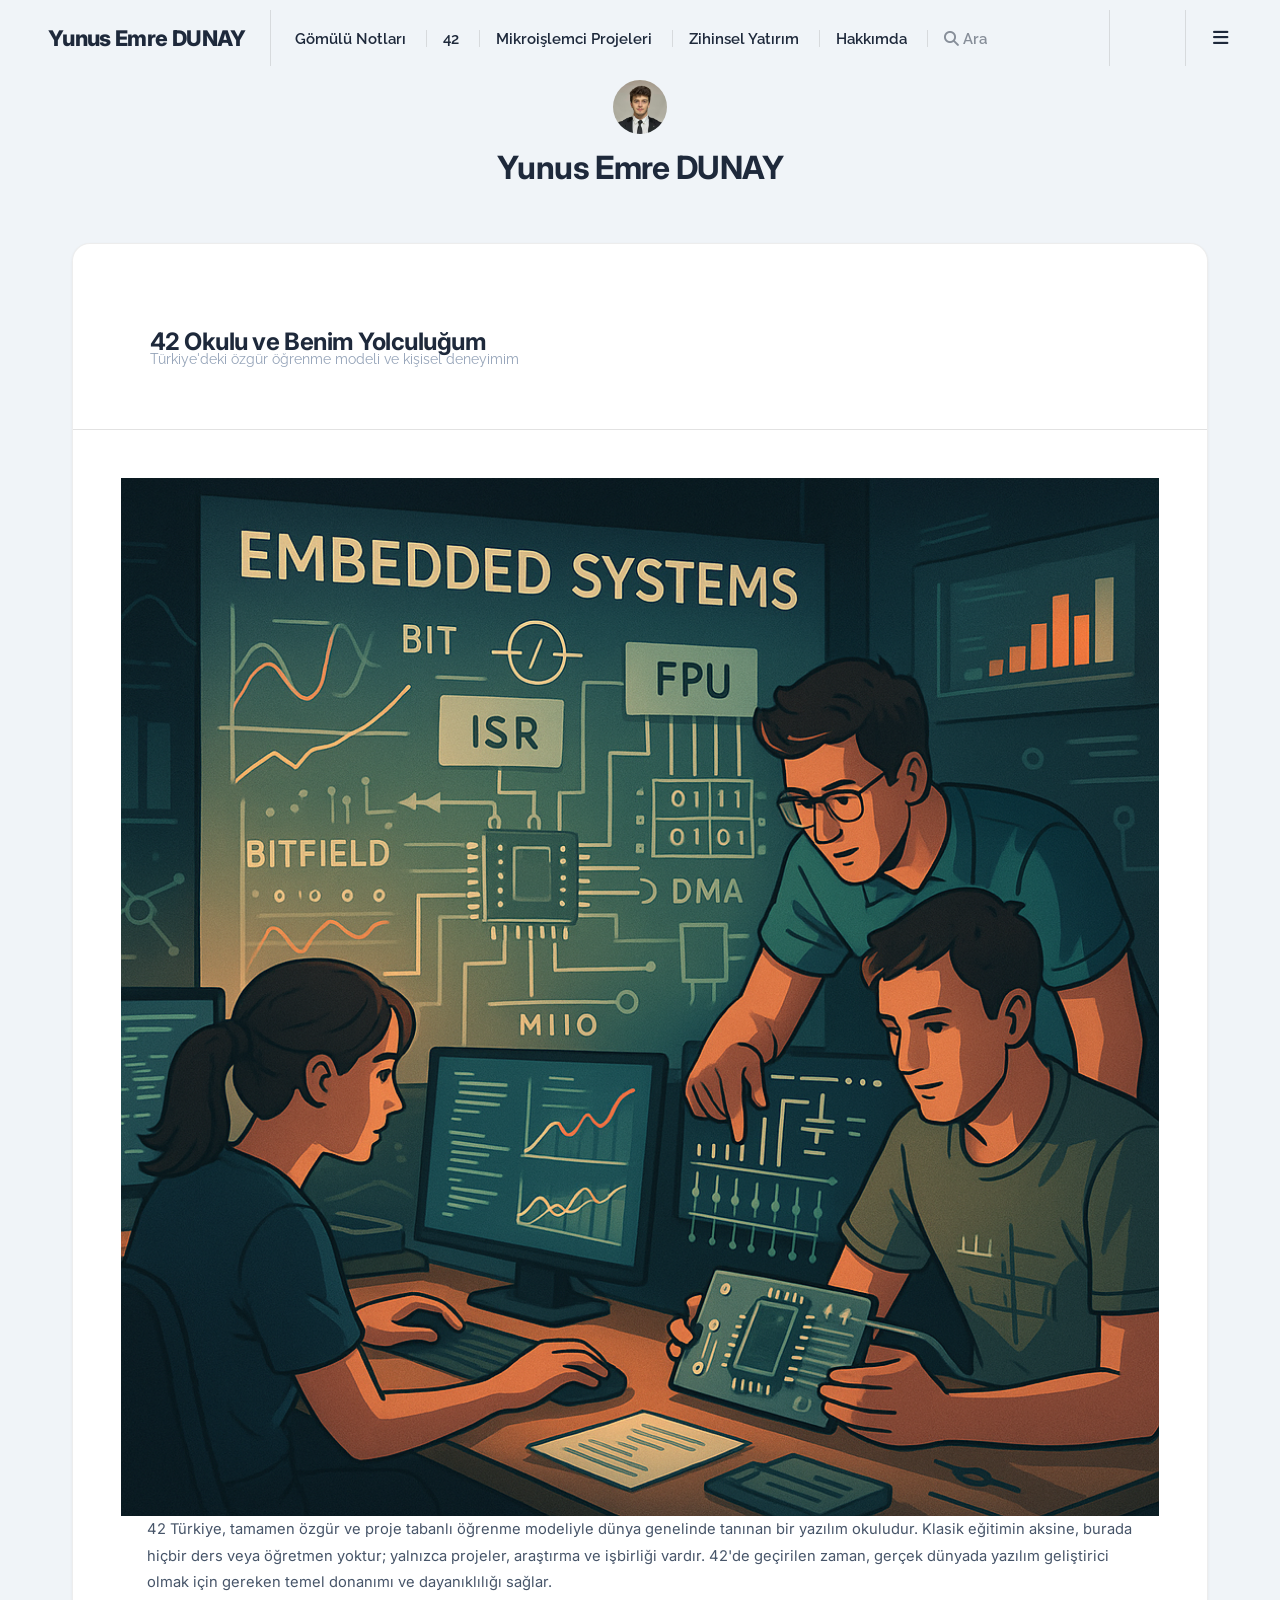
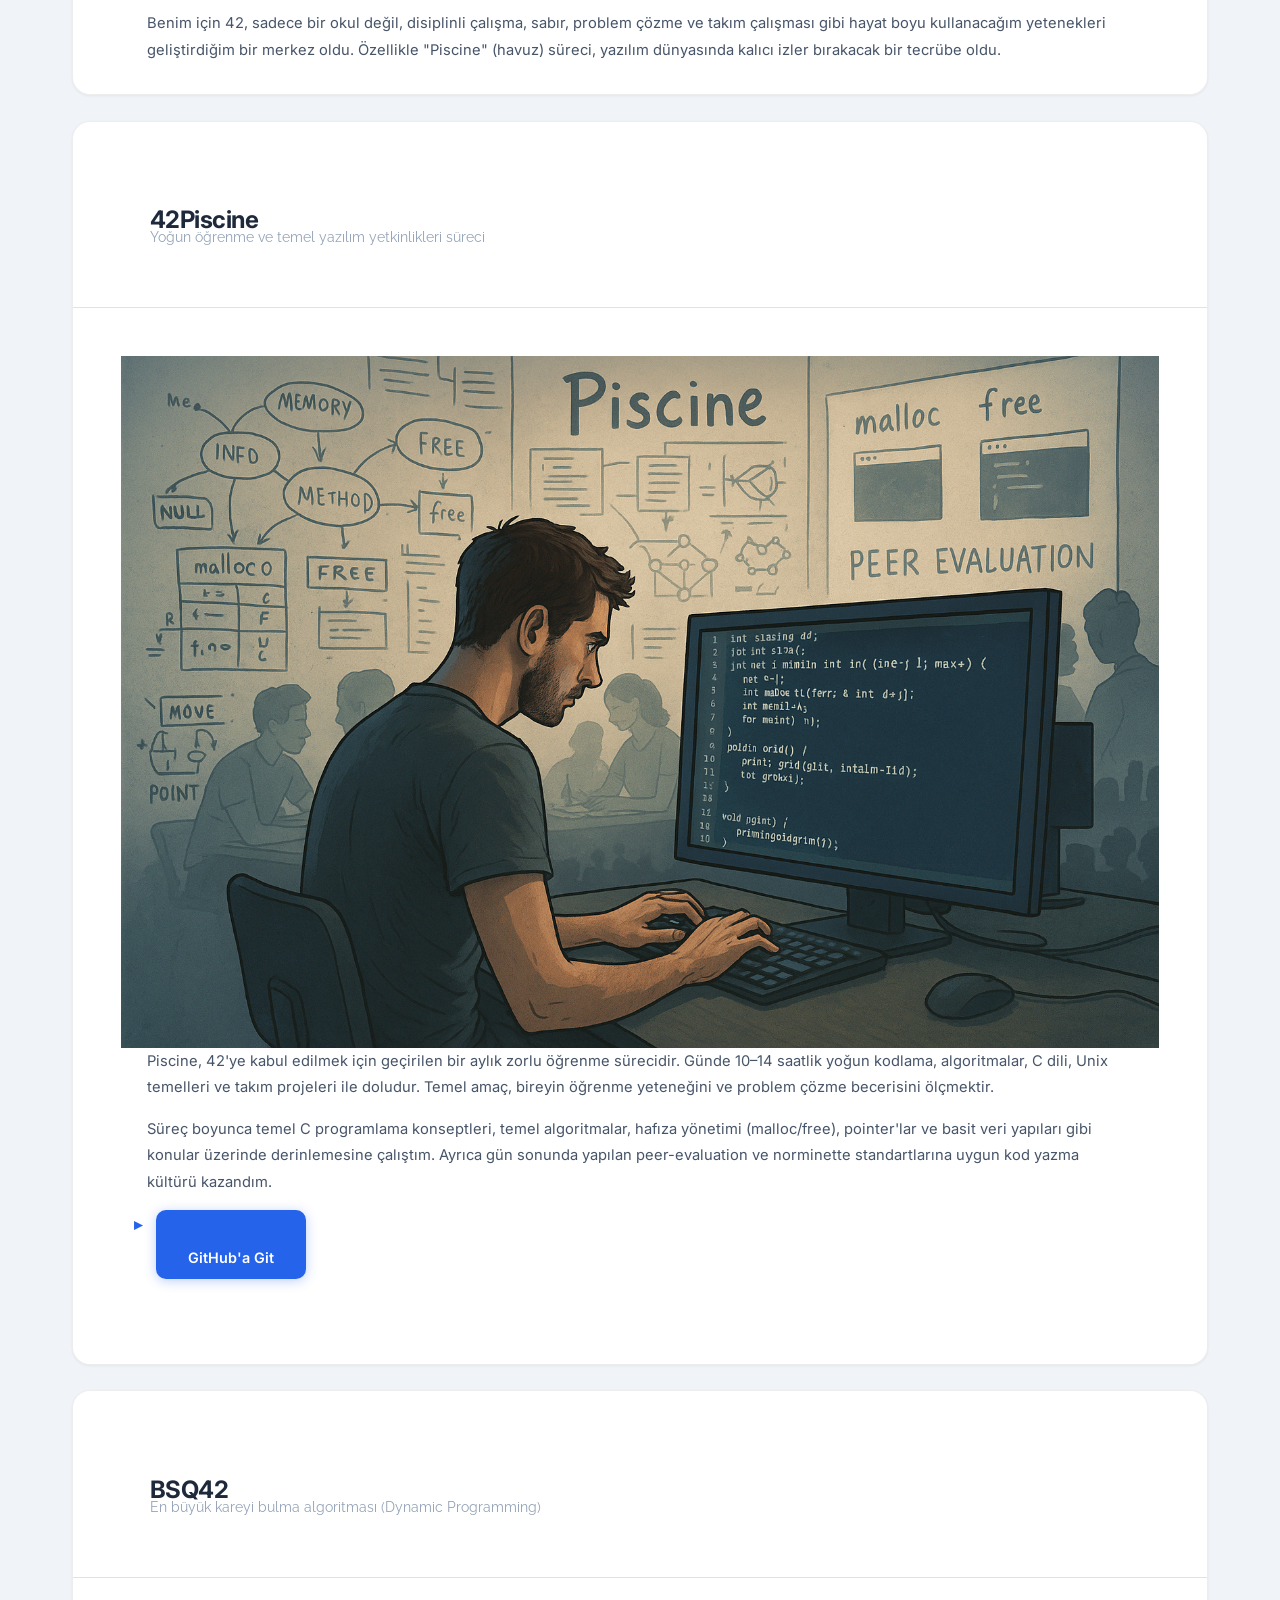
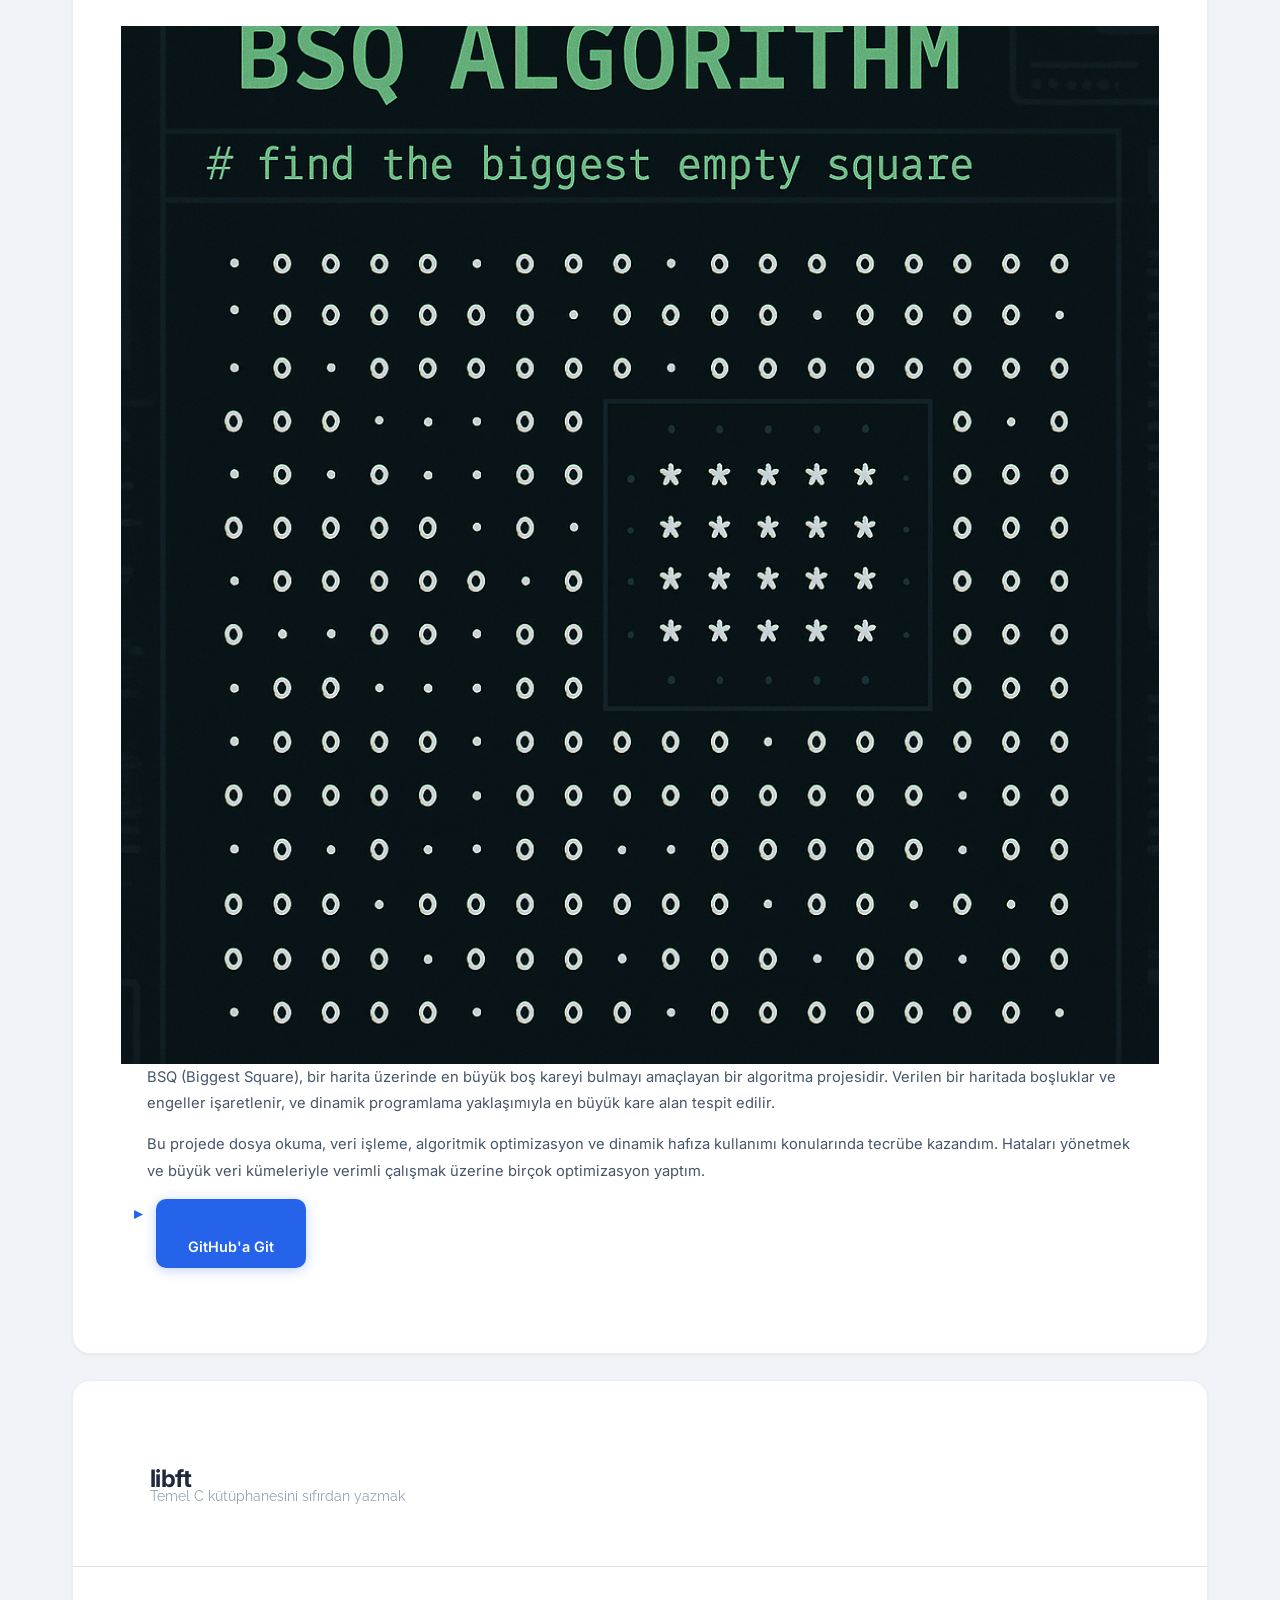
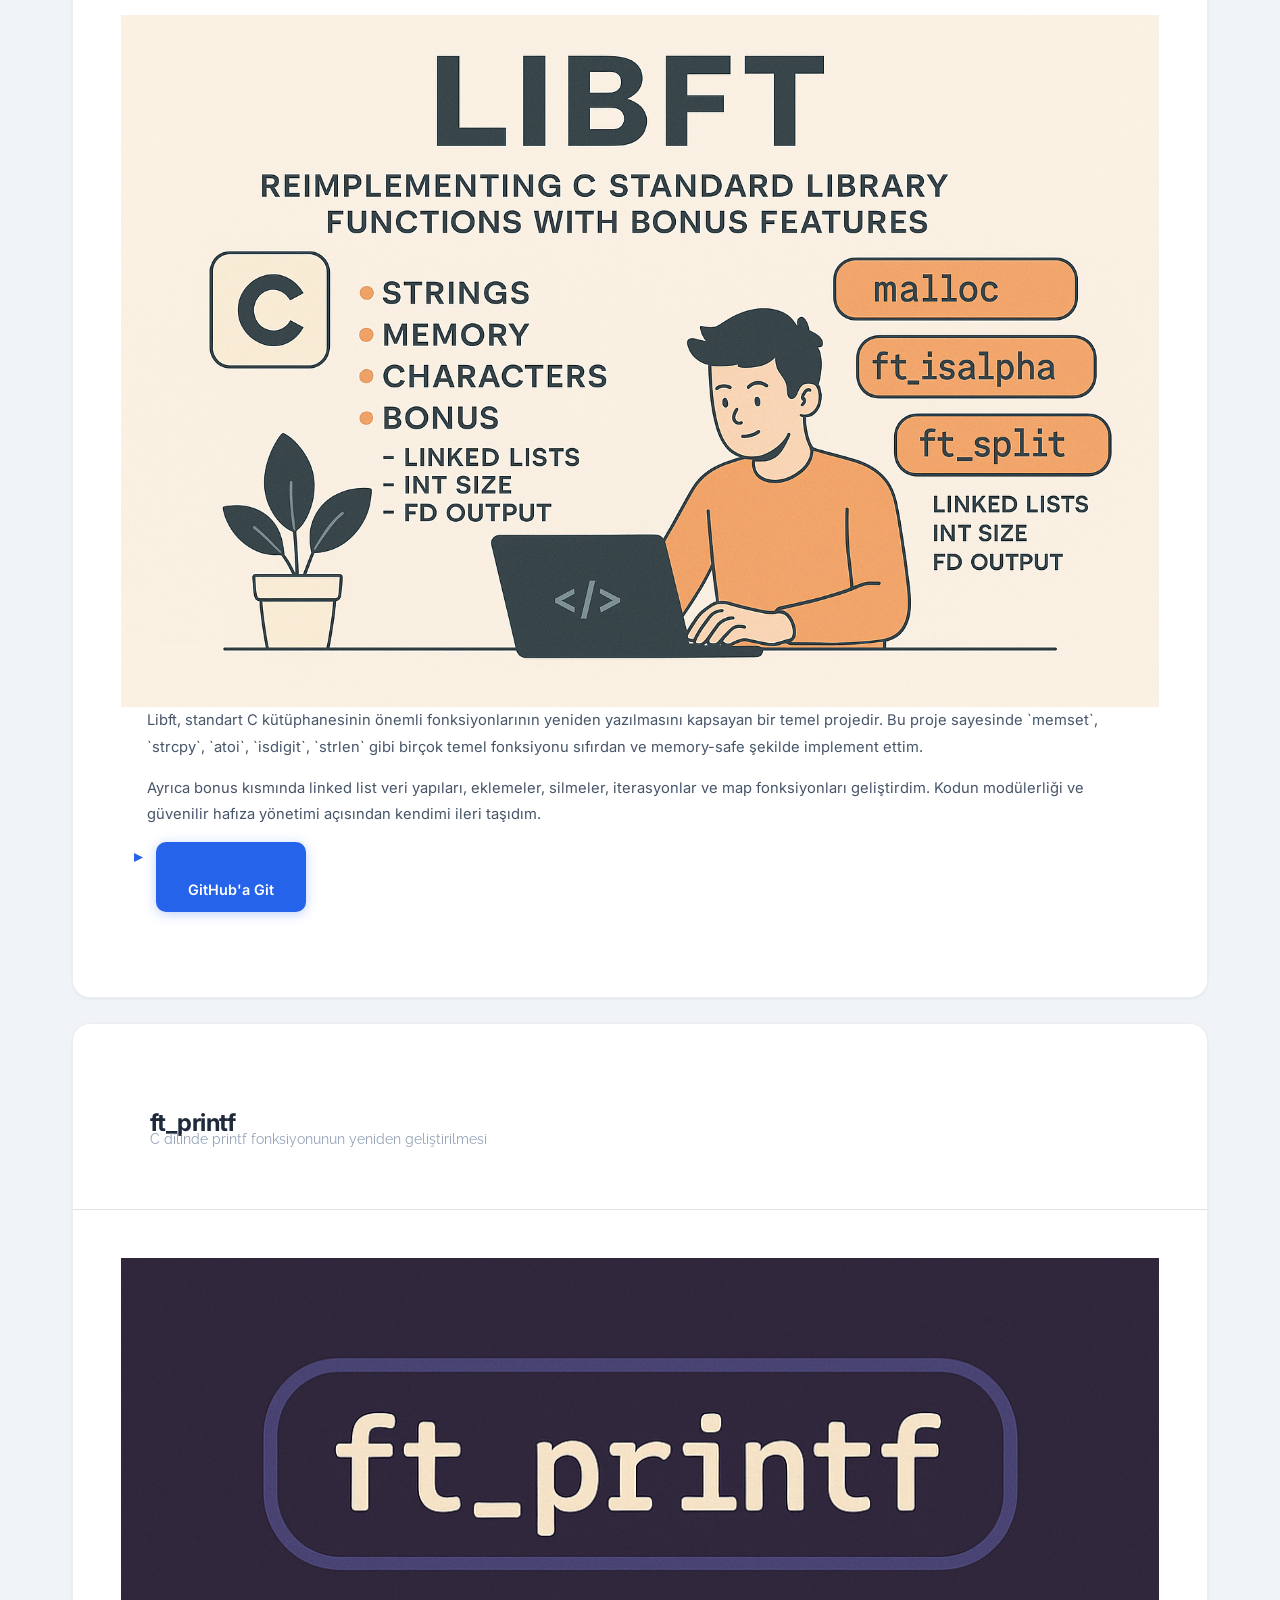
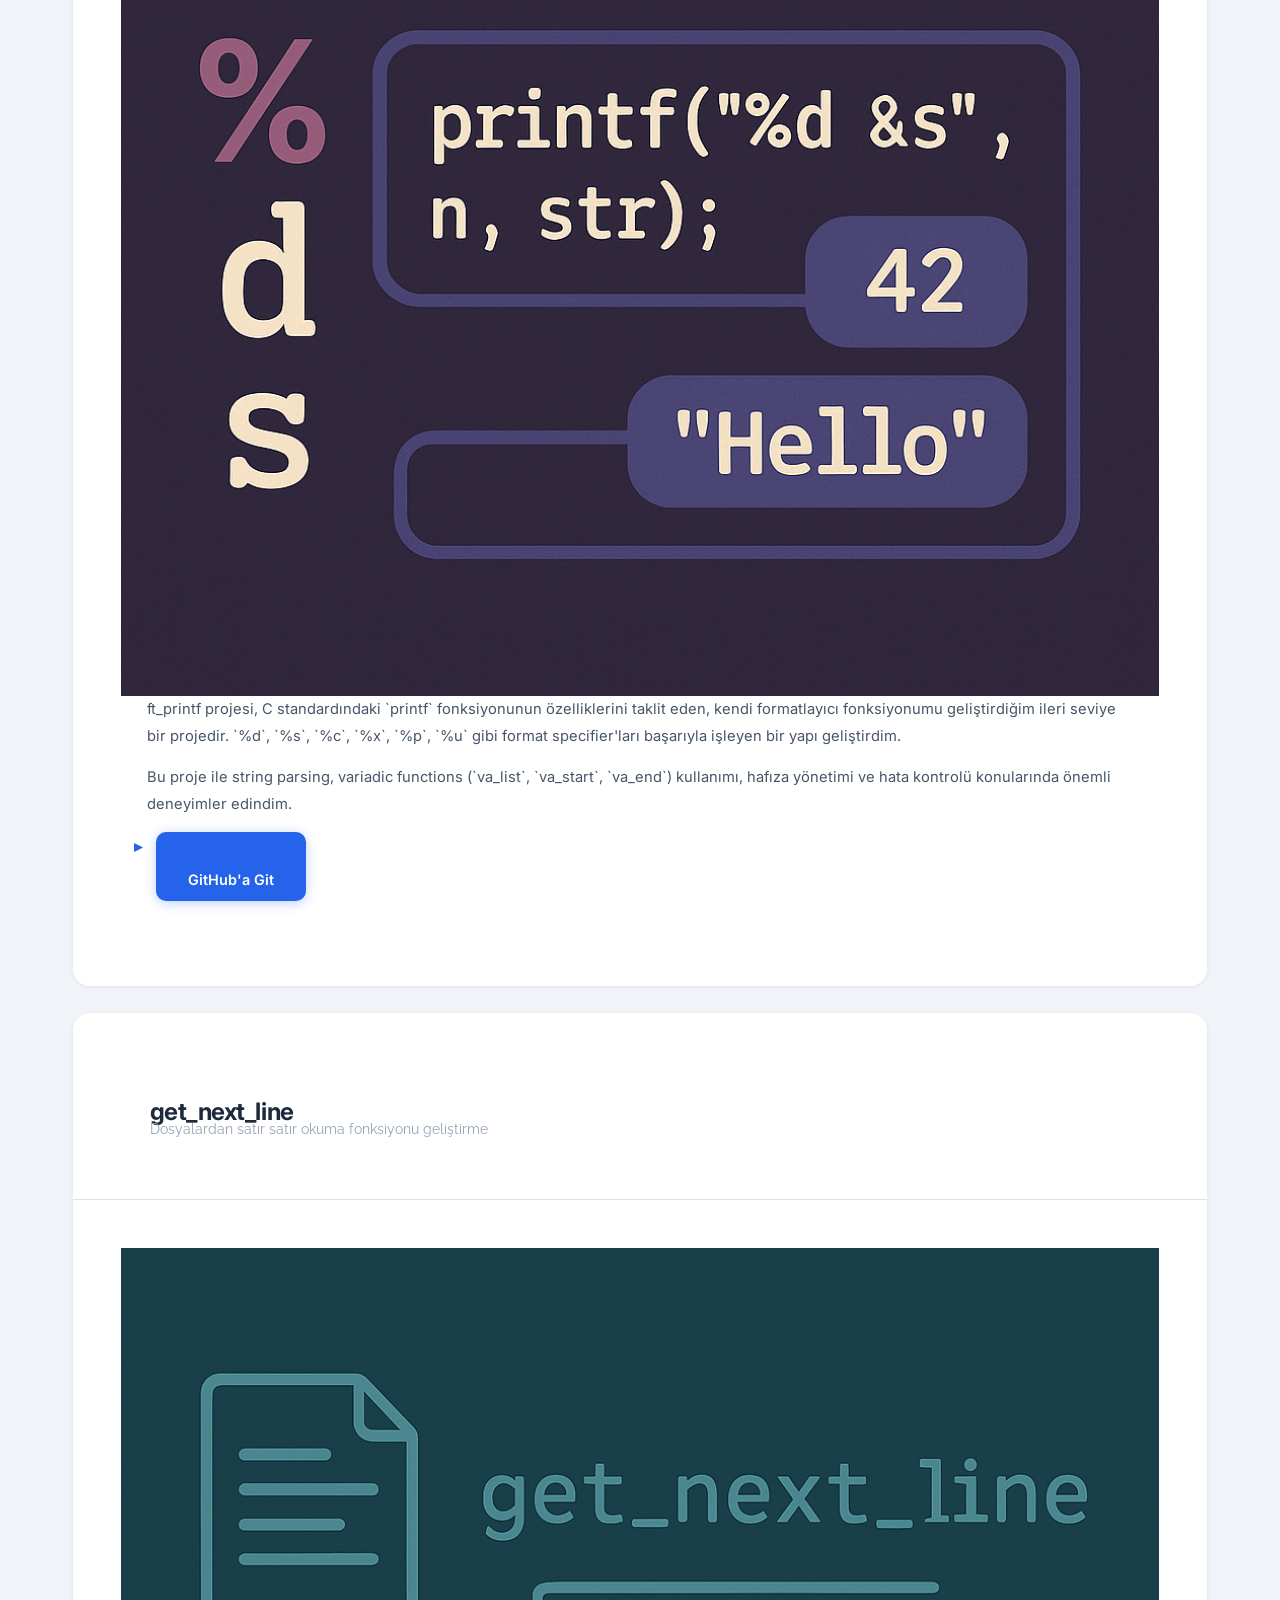
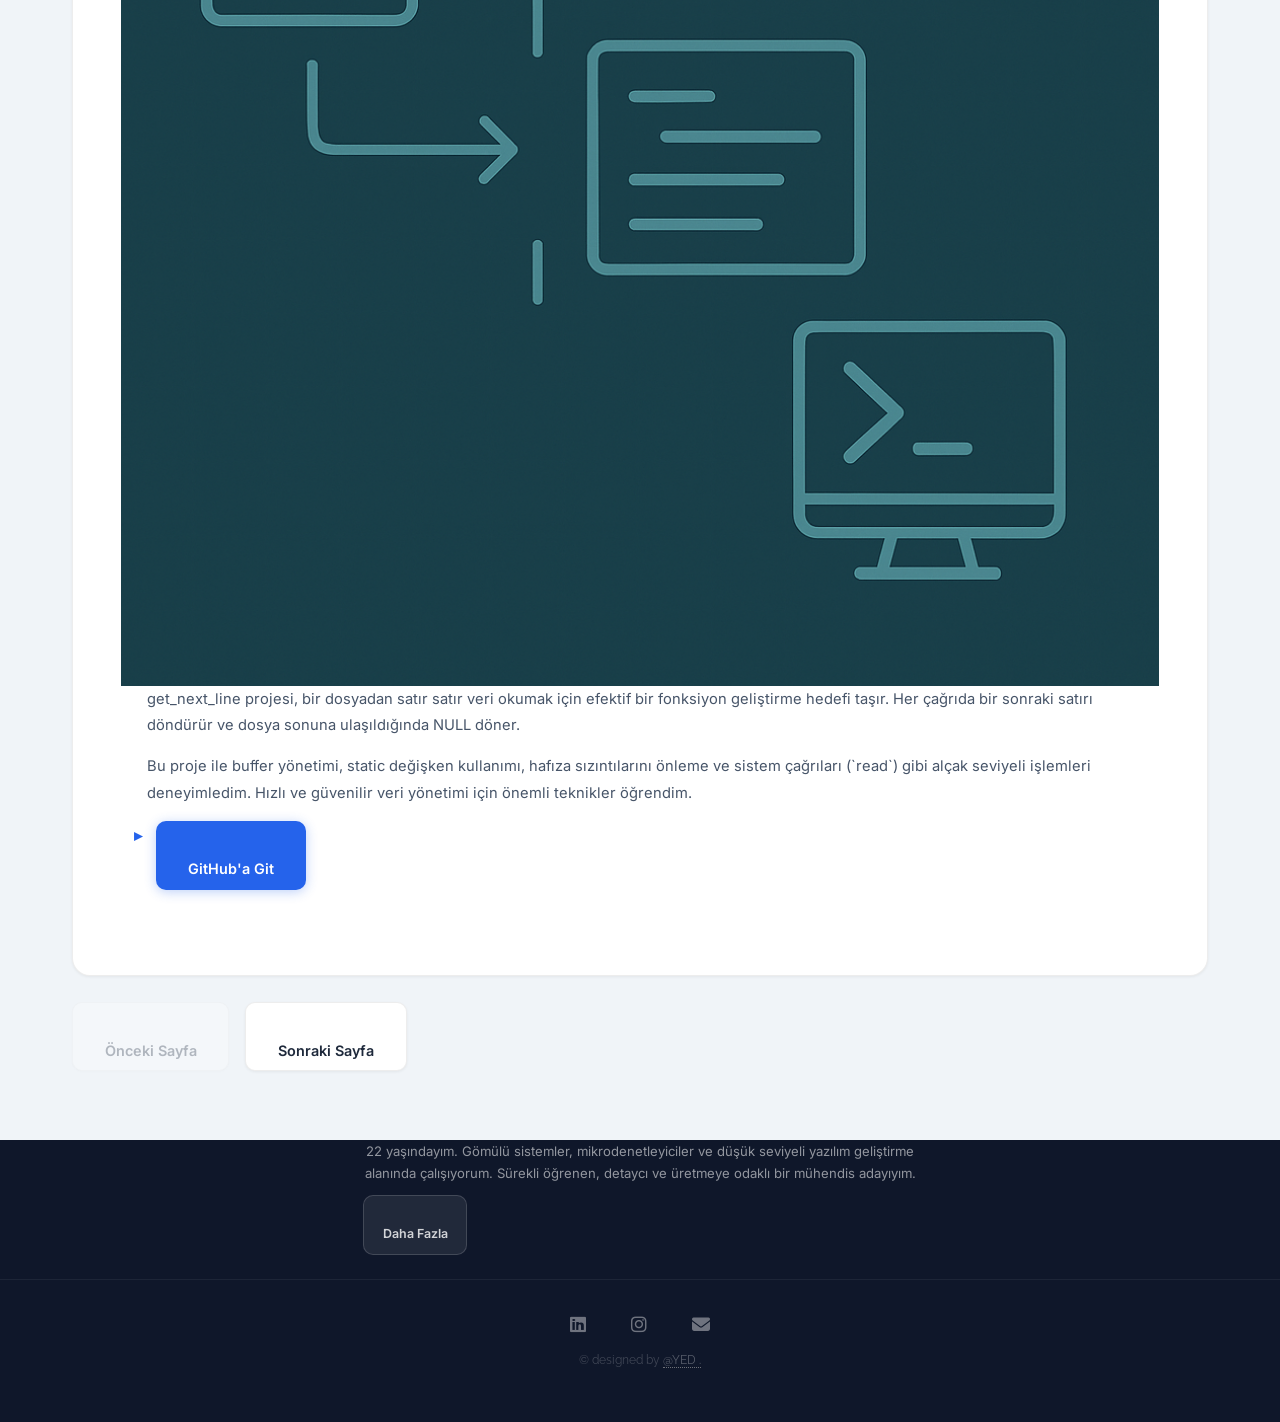
<file: forty_two.html>
<!DOCTYPE HTML>
<html lang="tr">

<head>
	<title>Yunus Emre DUNAY</title>
	<meta charset="utf-8" />
	<meta name="viewport" content="width=device-width, initial-scale=1, user-scalable=no" />
	<link rel="stylesheet" href="assets/css/main.css" />
	<link rel="stylesheet" href="assets/css/override.css" />
	<link rel="stylesheet" href="https://cdnjs.cloudflare.com/ajax/libs/font-awesome/6.5.0/css/all.min.css" />
</head>

<body class="is-preload">

	<!-- Wrapper -->
	<div id="wrapper">

		<!-- Header -->
		<header id="header">
			<h1><a href="index.html">Yunus Emre DUNAY</a></h1>
			<nav class="links">
				<ul>
					<li><a href="embedded.html">Gömülü Notları</a></li>
					<li><a href="forty_two.html">42</a></li>
					<li><a href="mcu.html">Mikroişlemci Projeleri</a></li>
					<li><a href="mind.html">Zihinsel Yatırım</a></li>
					<li><a href="about.html">Hakkımda</a></li>
				</ul>
			</nav>
			<nav class="main">
				<ul>
					<li class="menu">
						<a class="fa-bars" href="#menu">Menu</a>
					</li>
				</ul>
			</nav>

		</header>

		<!-- Menu -->
		<section id="menu">
			<!-- Links -->
			<section>
				<ul class="links">
					<li>
						<a href="embedded.html">
							<h3>Gömülü Notları</h3>
							<p>Hafta hafta yüklediğim teorik ve pratik notlar</p>
						</a>
					</li>
					<li>
						<a href="forty_two.html">
							<h3>42</h3>
							<p>[C / C++ / Sanal Makineler / Soketler / Docker ve daha fazlası...]</p>
						</a>
					</li>
					<li>
						<a href="mcu.html">
							<h3>Mikroişlemci Projeleri</h3>
							<p>STM32 ve Tiva Stellaris ile tasarladığım projeler</p>
						</a>
					</li>
					<li>
						<a href="mind.html">
							<h3>Zihinsel Yatırım</h3>
							<p>Podcast, kitap ve bireysel gelişim odaklı bilimsel paylaşımlar</p>
						</a>
					</li>
					<li>
						<a href="about.html">
							<h3>Hakkımda</h3>
							<p>Benim hakkımda daha fazla bilgi</p>
						</a>
					</li>
				</ul>
			</section>
		</section>

		<!-- Main -->
		<div id="main">
			<!-- Genel Tanıtım -->
			<article class="post">
				<header>
					<div class="title">
						<h2><a>42 Okulu ve Benim Yolculuğum</a></h2>
						<p>Türkiye'deki özgür öğrenme modeli ve kişisel deneyimim</p>
					</div>
				</header>
				<a class="image featured"><img src="images/my42.png" alt="42 Türkiye" /></a>
				<p>
					42 Türkiye, tamamen özgür ve proje tabanlı öğrenme modeliyle dünya genelinde tanınan bir yazılım
					okuludur. Klasik eğitimin aksine, burada hiçbir ders veya öğretmen yoktur; yalnızca projeler,
					araştırma ve işbirliği vardır. 42'de geçirilen zaman, gerçek dünyada yazılım geliştirici olmak için
					gereken temel donanımı ve dayanıklılığı sağlar.
				</p>
				<p>
					Benim için 42, sadece bir okul değil, disiplinli çalışma, sabır, problem çözme ve takım çalışması
					gibi hayat boyu kullanacağım yetenekleri geliştirdiğim bir merkez oldu. Özellikle "Piscine" (havuz)
					süreci, yazılım dünyasında kalıcı izler bırakacak bir tecrübe oldu.
				</p>
			</article>

			<!-- 42Piscine Projesi -->
			<article class="post">
				<header>
					<div class="title">
						<h2><a>42Piscine</a></h2>
						<p>Yoğun öğrenme ve temel yazılım yetkinlikleri süreci</p>
					</div>
				</header>
				<a class="image featured"><img src="images/42piscine.png" alt="42 Piscine Süreci" /></a>
				<p>
					Piscine, 42'ye kabul edilmek için geçirilen bir aylık zorlu öğrenme sürecidir. Günde 10–14 saatlik
					yoğun kodlama, algoritmalar, C dili, Unix temelleri ve takım projeleri ile doludur. Temel amaç,
					bireyin öğrenme yeteneğini ve problem çözme becerisini ölçmektir.
				</p>
				<p>
					Süreç boyunca temel C programlama konseptleri, temel algoritmalar, hafıza yönetimi (malloc/free),
					pointer'lar ve basit veri yapıları gibi konular üzerinde derinlemesine çalıştım. Ayrıca gün sonunda
					yapılan peer-evaluation ve norminette standartlarına uygun kod yazma kültürü kazandım.
				</p>
				<footer>
					<ul class="actions">
						<li><a href="https://github.com/yedunay/42Piscine" class="button large" target="_blank">GitHub'a
								Git</a></li>
					</ul>
				</footer>
			</article>

			<!-- BSQ42 Projesi -->
			<article class="post">
				<header>
					<div class="title">
						<h2><a>BSQ42</a></h2>
						<p>En büyük kareyi bulma algoritması (Dynamic Programming)</p>
					</div>
				</header>
				<a class="image featured"><img src="images/bsq.png" alt="BSQ42 Projesi" /></a>
				<p>
					BSQ (Biggest Square), bir harita üzerinde en büyük boş kareyi bulmayı amaçlayan bir algoritma
					projesidir. Verilen bir haritada boşluklar ve engeller işaretlenir, ve dinamik programlama
					yaklaşımıyla en büyük kare alan tespit edilir.
				</p>
				<p>
					Bu projede dosya okuma, veri işleme, algoritmik optimizasyon ve dinamik hafıza kullanımı konularında
					tecrübe kazandım. Hataları yönetmek ve büyük veri kümeleriyle verimli çalışmak üzerine birçok
					optimizasyon yaptım.
				</p>
				<footer>
					<ul class="actions">
						<li><a href="https://github.com/yedunay/BSQ42" class="button large" target="_blank">GitHub'a
								Git</a></li>
					</ul>
				</footer>
			</article>

			<!-- Libft Projesi -->
			<article class="post">
				<header>
					<div class="title">
						<h2><a>libft</a></h2>
						<p>Temel C kütüphanesini sıfırdan yazmak</p>
					</div>
				</header>
				<a class="image featured"><img src="images/libft.png" alt="libft Projesi" /></a>
				<p>
					Libft, standart C kütüphanesinin önemli fonksiyonlarının yeniden yazılmasını kapsayan bir temel
					projedir. Bu proje sayesinde `memset`, `strcpy`, `atoi`, `isdigit`, `strlen` gibi birçok temel
					fonksiyonu sıfırdan ve memory-safe şekilde implement ettim.
				</p>
				<p>
					Ayrıca bonus kısmında linked list veri yapıları, eklemeler, silmeler, iterasyonlar ve map
					fonksiyonları geliştirdim. Kodun modülerliği ve güvenilir hafıza yönetimi açısından kendimi ileri
					taşıdım.
				</p>
				<footer>
					<ul class="actions">
						<li><a href="https://github.com/yedunay/libft" class="button large" target="_blank">GitHub'a
								Git</a></li>
					</ul>
				</footer>
			</article>

			<!-- ft_printf Projesi -->
			<article class="post">
				<header>
					<div class="title">
						<h2><a>ft_printf</a></h2>
						<p>C dilinde printf fonksiyonunun yeniden geliştirilmesi</p>
					</div>
				</header>
				<a class="image featured"><img src="images/printf.png" alt="ft_printf Projesi" /></a>
				<p>
					ft_printf projesi, C standardındaki `printf` fonksiyonunun özelliklerini taklit eden, kendi
					formatlayıcı fonksiyonumu geliştirdiğim ileri seviye bir projedir. `%d`, `%s`, `%c`, `%x`, `%p`,
					`%u` gibi format specifier'ları başarıyla işleyen bir yapı geliştirdim.
				</p>
				<p>
					Bu proje ile string parsing, variadic functions (`va_list`, `va_start`, `va_end`) kullanımı, hafıza
					yönetimi ve hata kontrolü konularında önemli deneyimler edindim.
				</p>
				<footer>
					<ul class="actions">
						<li><a href="https://github.com/yedunay/ft_printf" class="button large" target="_blank">GitHub'a
								Git</a></li>
					</ul>
				</footer>
			</article>

			<!-- get_next_line Projesi -->
			<article class="post">
				<header>
					<div class="title">
						<h2><a>get_next_line</a></h2>
						<p>Dosyalardan satır satır okuma fonksiyonu geliştirme</p>
					</div>
				</header>
				<a class="image featured"><img src="images/gnl.png" alt="get_next_line Projesi" /></a>
				<p>
					get_next_line projesi, bir dosyadan satır satır veri okumak için efektif bir fonksiyon geliştirme
					hedefi taşır. Her çağrıda bir sonraki satırı döndürür ve dosya sonuna ulaşıldığında NULL döner.
				</p>
				<p>
					Bu proje ile buffer yönetimi, static değişken kullanımı, hafıza sızıntılarını önleme ve sistem
					çağrıları (`read`) gibi alçak seviyeli işlemleri deneyimledim. Hızlı ve güvenilir veri yönetimi için
					önemli teknikler öğrendim.
				</p>
				<footer>
					<ul class="actions">
						<li><a href="https://github.com/yedunay/get_next_line" class="button large"
								target="_blank">GitHub'a Git</a></li>
					</ul>
				</footer>
			</article>
			</article>

			<!-- Pagination -->
			<ul class="actions pagination">
				<li><a href="" class="disabled button large previous">Önceki Sayfa</a></li>
				<li><a href="forty_twopage2.html" class="button large next">Sonraki Sayfa</a></li>
			</ul>

		</div>

		<!-- Sidebar -->
		<section id="sidebar">

			<!-- Intro -->
			<section id="intro">
				<a href="#" class="logo"><img src="images/YED.jpeg" alt="" /></a>
				<header>
					<h2>Yunus Emre DUNAY</h2>
				</header>
			</section>

			<!-- About -->
			<section class="blurb">
				<h2>Hakkımda</h2>
				<p>22 yaşındayım. Gömülü sistemler, mikrodenetleyiciler ve düşük seviyeli yazılım geliştirme alanında
					çalışıyorum. Sürekli öğrenen, detaycı ve üretmeye odaklı bir mühendis adayıyım.</p>
				<ul class="actions">
					<li><a href="about.html" class="button">Daha Fazla</a></li>
				</ul>
			</section>

			<!-- Footer -->
			<section id="footer">
				<ul class="icons" style="text-align: center;">
					<li><a href="https://www.linkedin.com/in/yunusemredunay/" class="icon brands fa-linkedin"
							target="_blank" style="font-size: 24px;"><span class="label">LinkedIn</span></a></li>
					<li><a href="https://www.instagram.com/yunusemredunay/" class="icon brands fa-instagram"
							target="_blank" style="font-size: 24px;"><span class="label">Instagram</span></a></li>
					<li><a href="mailto:yunus.emre.dunay@gmail.com" class="icon solid fa-envelope" style="font-size: 24px;"><span
								class="label">Email</span></a></li>
				</ul>
				<p class="copyright" style="text-align: center;">&copy; designed by <a href="about.html">@YED .</a></p>
			</section>

		</section>

	</div>

	<!-- Scripts -->
	<script src="assets/js/jquery.min.js"></script>
	<script src="assets/js/browser.min.js"></script>
	<script src="assets/js/breakpoints.min.js"></script>
	<script src="assets/js/util.js"></script>
	<script src="assets/js/main.js"></script>

	<script src="assets/js/site.js"></script>
</body>

</html>
</file>
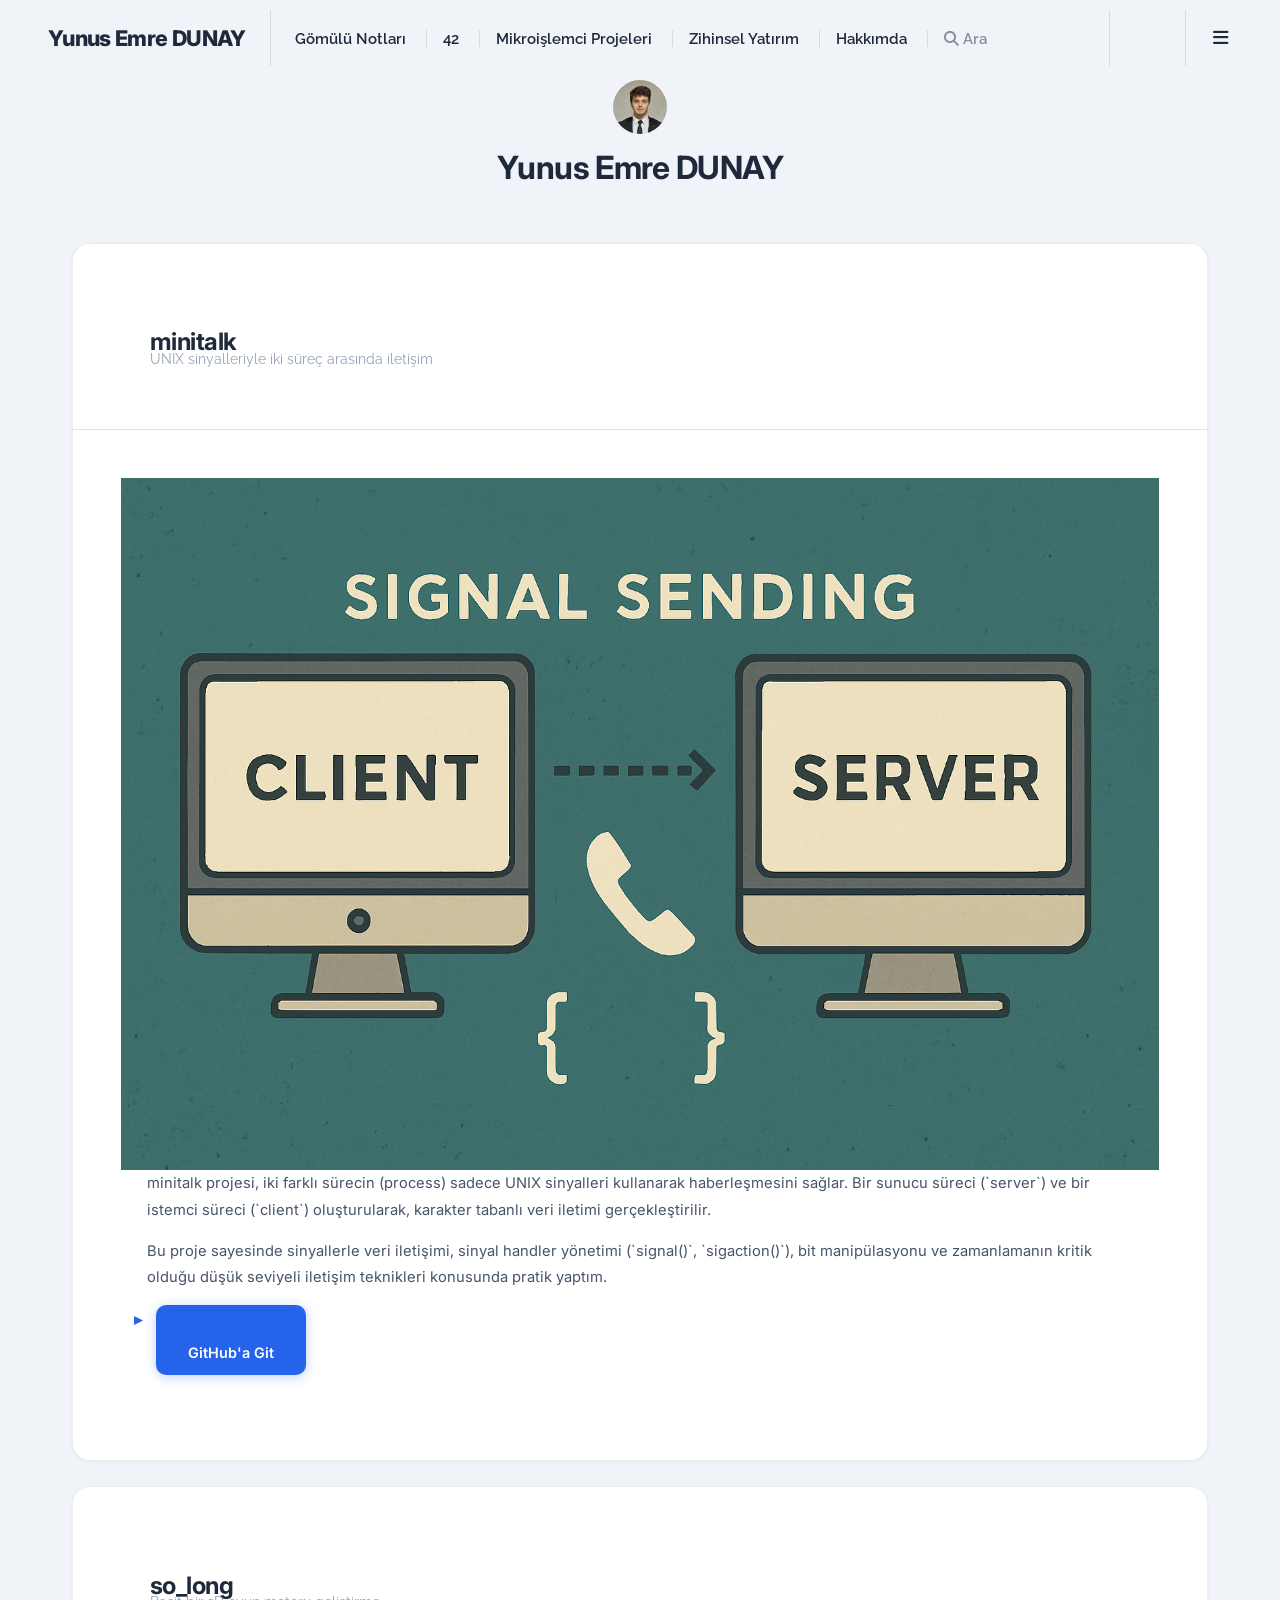
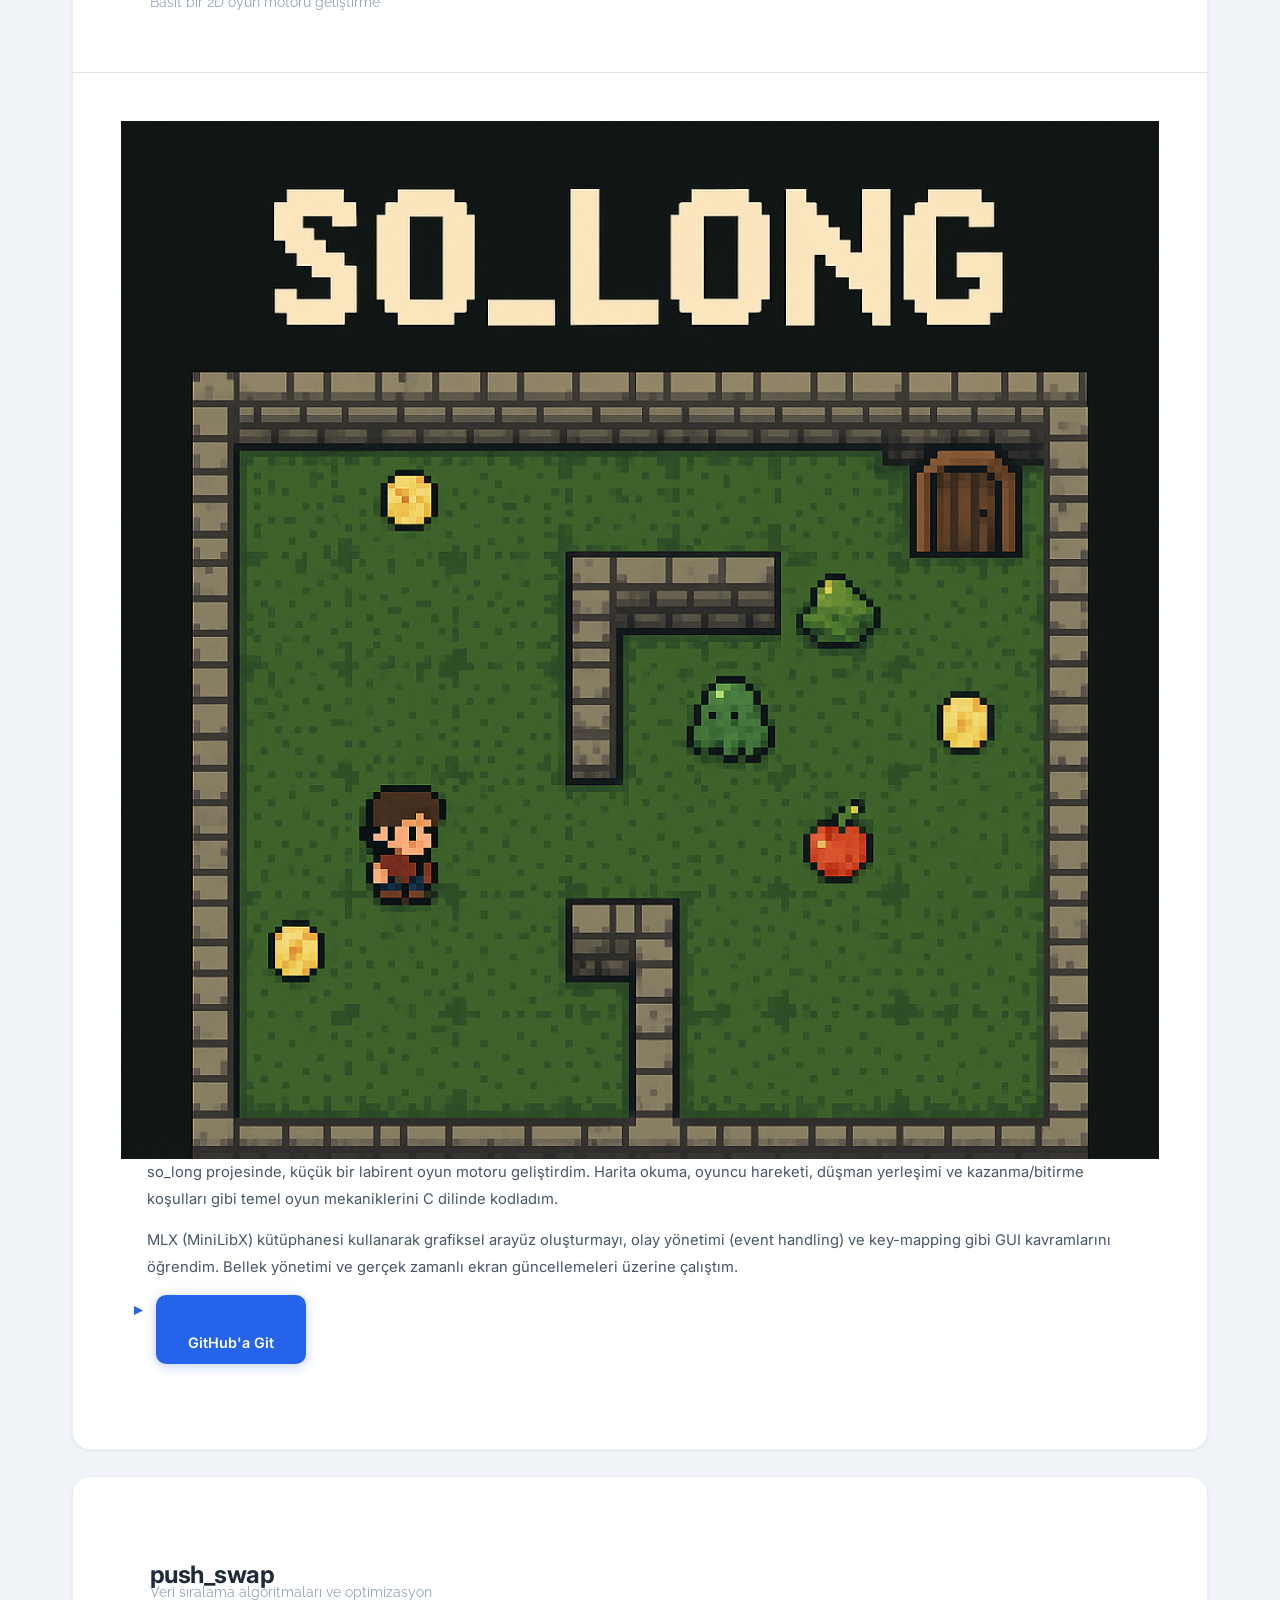
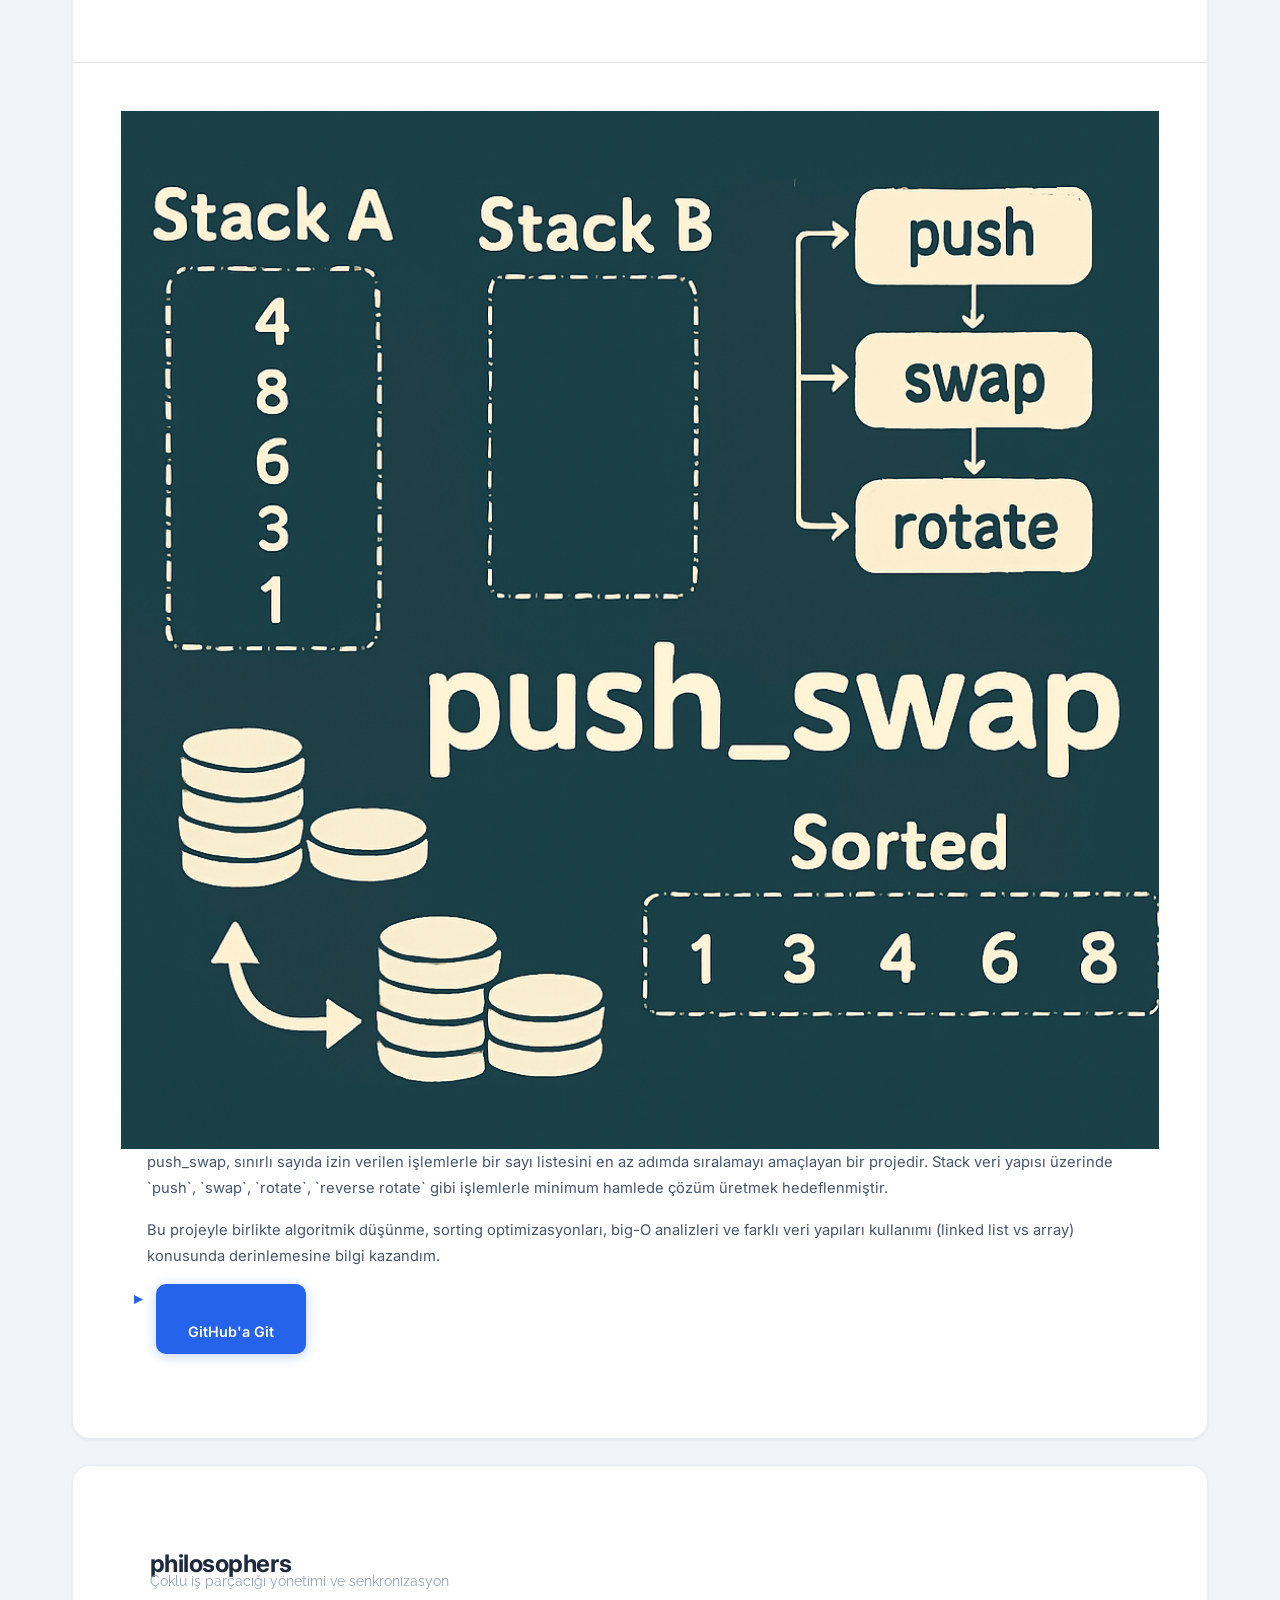
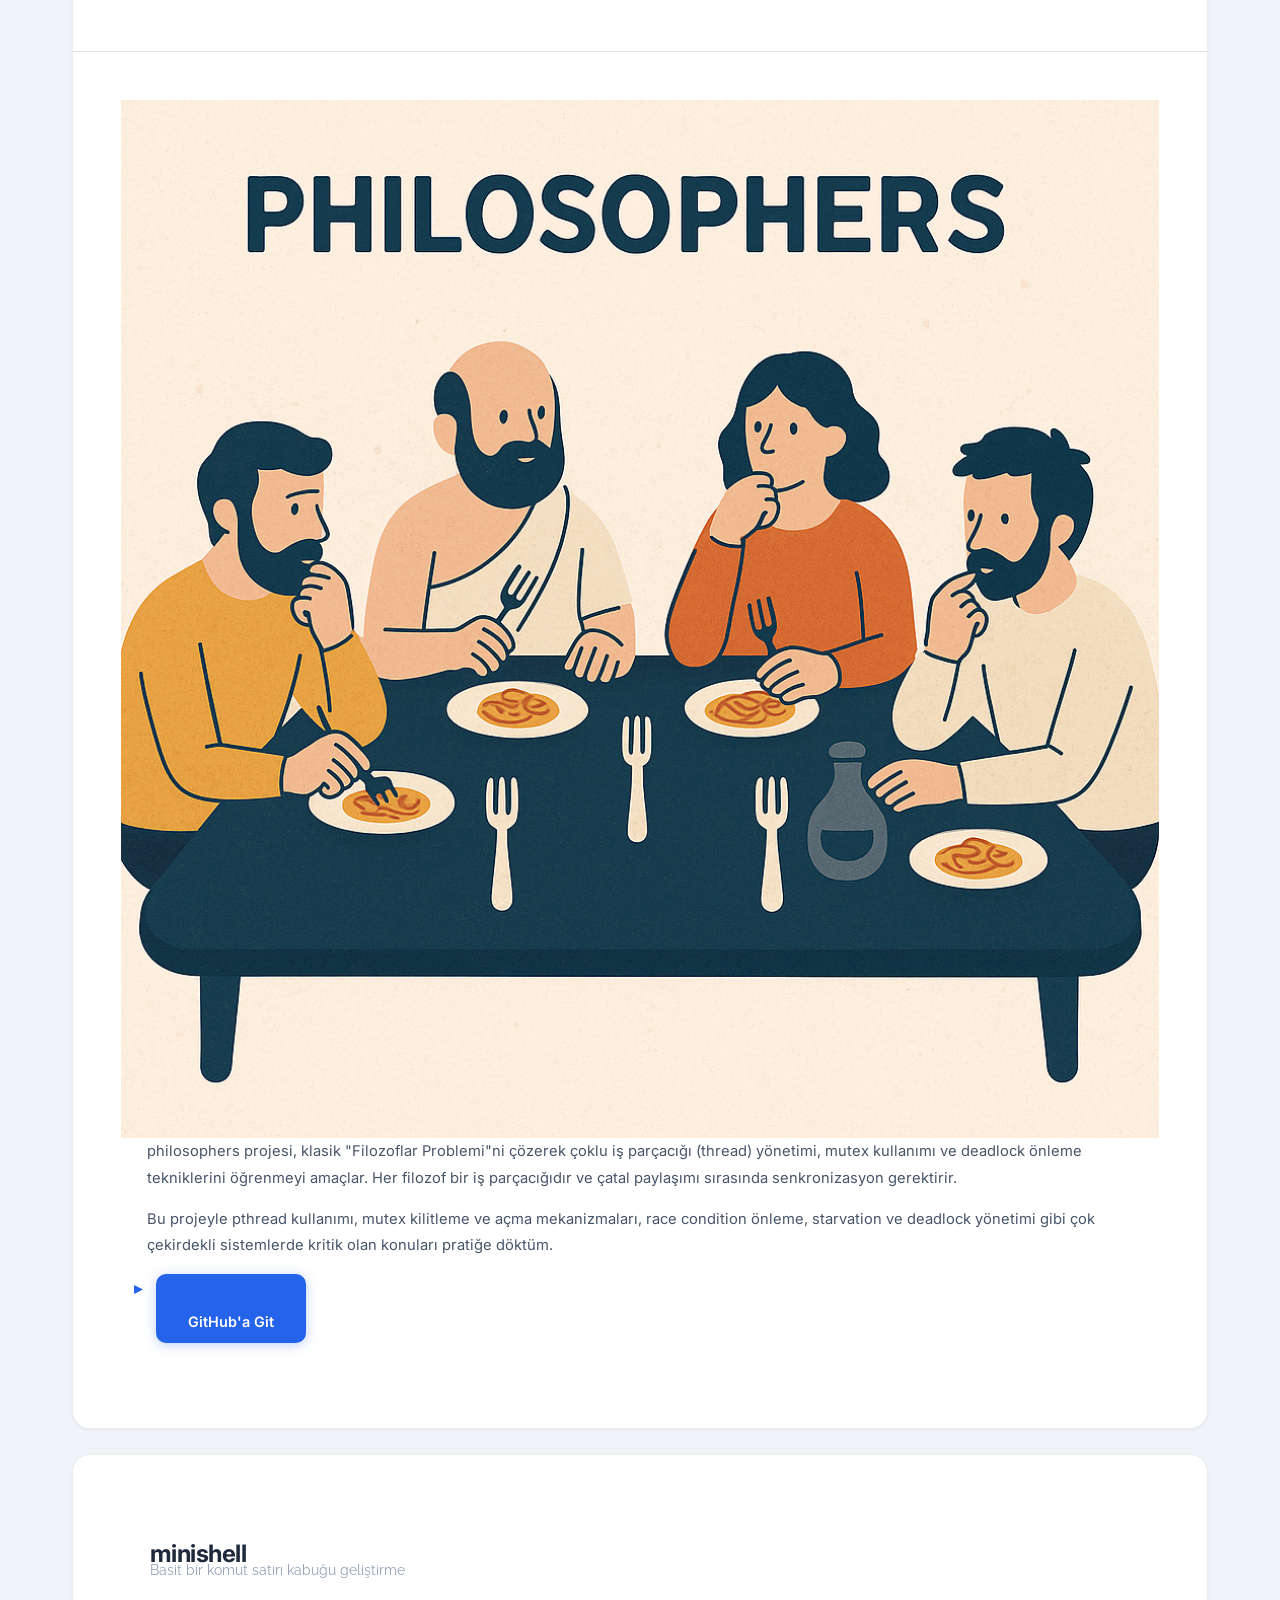
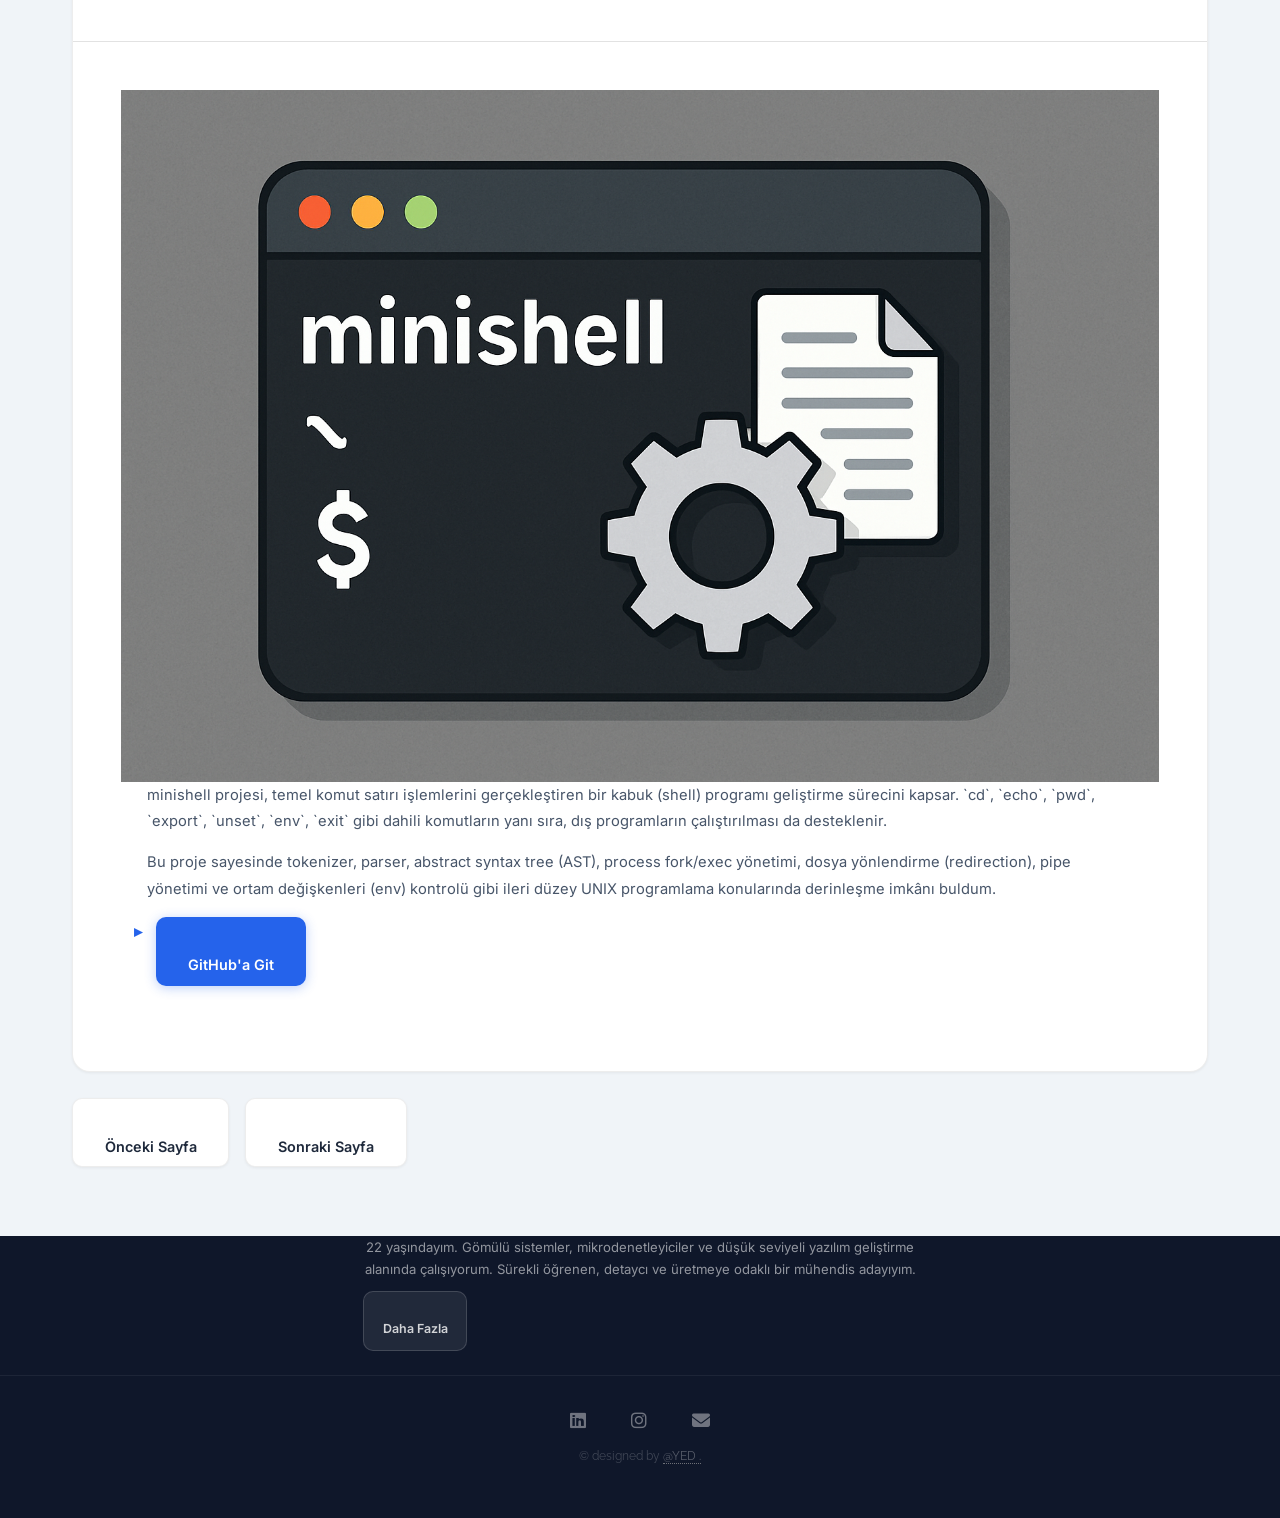
<file: forty_twopage2.html>
<!DOCTYPE HTML>
<html lang="tr">

<head>
	<title>Yunus Emre DUNAY</title>
	<meta charset="utf-8" />
	<meta name="viewport" content="width=device-width, initial-scale=1, user-scalable=no" />
	<link rel="stylesheet" href="assets/css/main.css" />
	<link rel="stylesheet" href="assets/css/override.css" />
	<link rel="stylesheet" href="https://cdnjs.cloudflare.com/ajax/libs/font-awesome/6.5.0/css/all.min.css" />
</head>

<body class="is-preload">

	<!-- Wrapper -->
	<div id="wrapper">

		<!-- Header -->
		<header id="header">
			<h1><a href="index.html">Yunus Emre DUNAY</a></h1>
			<nav class="links">
				<ul>
					<li><a href="embedded.html">Gömülü Notları</a></li>
					<li><a href="forty_two.html">42</a></li>
					<li><a href="mcu.html">Mikroişlemci Projeleri</a></li>
					<li><a href="mind.html">Zihinsel Yatırım</a></li>
					<li><a href="about.html">Hakkımda</a></li>
				</ul>
			</nav>
			<nav class="main">
				<ul>
					<li class="menu">
						<a class="fa-bars" href="#menu">Menu</a>
					</li>
				</ul>
			</nav>

		</header>

		<!-- Menu -->
		<section id="menu">
			<!-- Links -->
			<section>
				<ul class="links">
					<li>
						<a href="embedded.html">
							<h3>Gömülü Notları</h3>
							<p>Hafta hafta yüklediğim teorik ve pratik notlar</p>
						</a>
					</li>
					<li>
						<a href="forty_two.html">
							<h3>42</h3>
							<p>[C / C++ / Sanal Makineler / Soketler / Docker ve daha fazlası...]</p>
						</a>
					</li>
					<li>
						<a href="mcu.html">
							<h3>Mikroişlemci Projeleri</h3>
							<p>STM32 ve Tiva Stellaris ile tasarladığım projeler</p>
						</a>
					</li>
					<li>
						<a href="mind.html">
							<h3>Zihinsel Yatırım</h3>
							<p>Podcast, kitap ve bireysel gelişim odaklı bilimsel paylaşımlar</p>
						</a>
					</li>
					<li>
						<a href="about.html">
							<h3>Hakkımda</h3>
							<p>Benim hakkımda daha fazla bilgi</p>
						</a>
					</li>
				</ul>
			</section>
		</section>

		<!-- Main -->
		<div id="main">
			<!-- minitalk Projesi -->
			<article class="post">
				<header>
					<div class="title">
						<h2><a>minitalk</a></h2>
						<p>UNIX sinyalleriyle iki süreç arasında iletişim</p>
					</div>
				</header>
				<a class="image featured"><img src="images/minitalk.png" alt="minitalk Projesi" /></a>
				<p>
					minitalk projesi, iki farklı sürecin (process) sadece UNIX sinyalleri kullanarak haberleşmesini
					sağlar. Bir sunucu süreci (`server`) ve bir istemci süreci (`client`) oluşturularak, karakter
					tabanlı veri iletimi gerçekleştirilir.
				</p>
				<p>
					Bu proje sayesinde sinyallerle veri iletişimi, sinyal handler yönetimi (`signal()`, `sigaction()`),
					bit manipülasyonu ve zamanlamanın kritik olduğu düşük seviyeli iletişim teknikleri konusunda pratik
					yaptım.
				</p>
				<footer>
					<ul class="actions">
						<li><a href="https://github.com/yedunay/minitalk" class="button large" target="_blank">GitHub'a
								Git</a></li>
					</ul>
				</footer>
			</article>

			<!-- so_long Projesi -->
			<article class="post">
				<header>
					<div class="title">
						<h2><a>so_long</a></h2>
						<p>Basit bir 2D oyun motoru geliştirme</p>
					</div>
				</header>
				<a class="image featured"><img src="images/solong.png" alt="so_long Projesi" /></a>
				<p>
					so_long projesinde, küçük bir labirent oyun motoru geliştirdim. Harita okuma, oyuncu hareketi,
					düşman yerleşimi ve kazanma/bitirme koşulları gibi temel oyun mekaniklerini C dilinde kodladım.
				</p>
				<p>
					MLX (MiniLibX) kütüphanesi kullanarak grafiksel arayüz oluşturmayı, olay yönetimi (event handling)
					ve key-mapping gibi GUI kavramlarını öğrendim. Bellek yönetimi ve gerçek zamanlı ekran
					güncellemeleri üzerine çalıştım.
				</p>
				<footer>
					<ul class="actions">
						<li><a href="https://github.com/yedunay/so_long" class="button large" target="_blank">GitHub'a
								Git</a></li>
					</ul>
				</footer>
			</article>

			<!-- push_swap Projesi -->
			<article class="post">
				<header>
					<div class="title">
						<h2><a>push_swap</a></h2>
						<p>Veri sıralama algoritmaları ve optimizasyon</p>
					</div>
				</header>
				<a class="image featured"><img src="images/pushswap.png" alt="push_swap Projesi" /></a>
				<p>
					push_swap, sınırlı sayıda izin verilen işlemlerle bir sayı listesini en az adımda sıralamayı
					amaçlayan bir projedir. Stack veri yapısı üzerinde `push`, `swap`, `rotate`, `reverse rotate` gibi
					işlemlerle minimum hamlede çözüm üretmek hedeflenmiştir.
				</p>
				<p>
					Bu projeyle birlikte algoritmik düşünme, sorting optimizasyonları, big-O analizleri ve farklı veri
					yapıları kullanımı (linked list vs array) konusunda derinlemesine bilgi kazandım.
				</p>
				<footer>
					<ul class="actions">
						<li><a href="https://github.com/yedunay/pushswap" class="button large" target="_blank">GitHub'a
								Git</a></li>
					</ul>
				</footer>
			</article>

			<!-- philosophers Projesi -->
			<article class="post">
				<header>
					<div class="title">
						<h2><a>philosophers</a></h2>
						<p>Çoklu iş parçacığı yönetimi ve senkronizasyon</p>
					</div>
				</header>
				<a class="image featured"><img src="images/philo.png" alt="philosophers Projesi" /></a>
				<p>
					philosophers projesi, klasik "Filozoflar Problemi"ni çözerek çoklu iş parçacığı (thread) yönetimi,
					mutex kullanımı ve deadlock önleme tekniklerini öğrenmeyi amaçlar. Her filozof bir iş parçacığıdır
					ve çatal paylaşımı sırasında senkronizasyon gerektirir.
				</p>
				<p>
					Bu projeyle pthread kullanımı, mutex kilitleme ve açma mekanizmaları, race condition önleme,
					starvation ve deadlock yönetimi gibi çok çekirdekli sistemlerde kritik olan konuları pratiğe döktüm.
				</p>
				<footer>
					<ul class="actions">
						<li><a href="https://github.com/yedunay/philo" class="button large"
								target="_blank">GitHub'a Git</a></li>
					</ul>
				</footer>
			</article>

			<!-- minishell Projesi -->
			<article class="post">
				<header>
					<div class="title">
						<h2><a>minishell</a></h2>
						<p>Basit bir komut satırı kabuğu geliştirme</p>
					</div>
				</header>
				<a class="image featured"><img src="images/shell.png" alt="minishell Projesi" /></a>
				<p>
					minishell projesi, temel komut satırı işlemlerini gerçekleştiren bir kabuk (shell) programı
					geliştirme sürecini kapsar. `cd`, `echo`, `pwd`, `export`, `unset`, `env`, `exit` gibi dahili
					komutların yanı sıra, dış programların çalıştırılması da desteklenir.
				</p>
				<p>
					Bu proje sayesinde tokenizer, parser, abstract syntax tree (AST), process fork/exec yönetimi, dosya
					yönlendirme (redirection), pipe yönetimi ve ortam değişkenleri (env) kontrolü gibi ileri düzey UNIX
					programlama konularında derinleşme imkânı buldum.
				</p>
				<footer>
					<ul class="actions">
						<li><a href="https://github.com/yedunay/minishell" class="button large" target="_blank">GitHub'a
								Git</a></li>
					</ul>
				</footer>
			</article>


			<!-- Pagination -->
			<ul class="actions pagination">
				<li><a href="forty_two.html" class="button large previous">Önceki Sayfa</a></li>
				<li><a href="forty_twopage3.html" class="button large next">Sonraki Sayfa</a></li>
			</ul>

		</div>

		<!-- Sidebar -->
		<section id="sidebar">

			<!-- Intro -->
			<section id="intro">
				<a href="#" class="logo"><img src="images/YED.jpeg" alt="" /></a>
				<header>
					<h2>Yunus Emre DUNAY</h2>
				</header>
			</section>

			<!-- About -->
			<section class="blurb">
				<h2>Hakkımda</h2>
				<p>22 yaşındayım. Gömülü sistemler, mikrodenetleyiciler ve düşük seviyeli yazılım geliştirme alanında
					çalışıyorum. Sürekli öğrenen, detaycı ve üretmeye odaklı bir mühendis adayıyım.</p>
				<ul class="actions">
					<li><a href="about.html" class="button">Daha Fazla</a></li>
				</ul>
			</section>

			<!-- Footer -->
			<section id="footer">
				<ul class="icons" style="text-align: center;">
					<li><a href="https://www.linkedin.com/in/yunusemredunay/" class="icon brands fa-linkedin"
							target="_blank" style="font-size: 24px;"><span class="label">LinkedIn</span></a></li>
					<li><a href="https://www.instagram.com/yunusemredunay/" class="icon brands fa-instagram"
							target="_blank" style="font-size: 24px;"><span class="label">Instagram</span></a></li>
					<li><a href="mailto:yunus.emre.dunay@gmail.com" class="icon solid fa-envelope" style="font-size: 24px;"><span
								class="label">Email</span></a></li>
				</ul>
				<p class="copyright" style="text-align: center;">&copy; designed by <a href="about.html">@YED .</a></p>
			</section>

		</section>

	</div>

	<!-- Scripts -->
	<script src="assets/js/jquery.min.js"></script>
	<script src="assets/js/browser.min.js"></script>
	<script src="assets/js/breakpoints.min.js"></script>
	<script src="assets/js/util.js"></script>
	<script src="assets/js/main.js"></script>

	<script src="assets/js/site.js"></script>
</body>

</html>
</file>
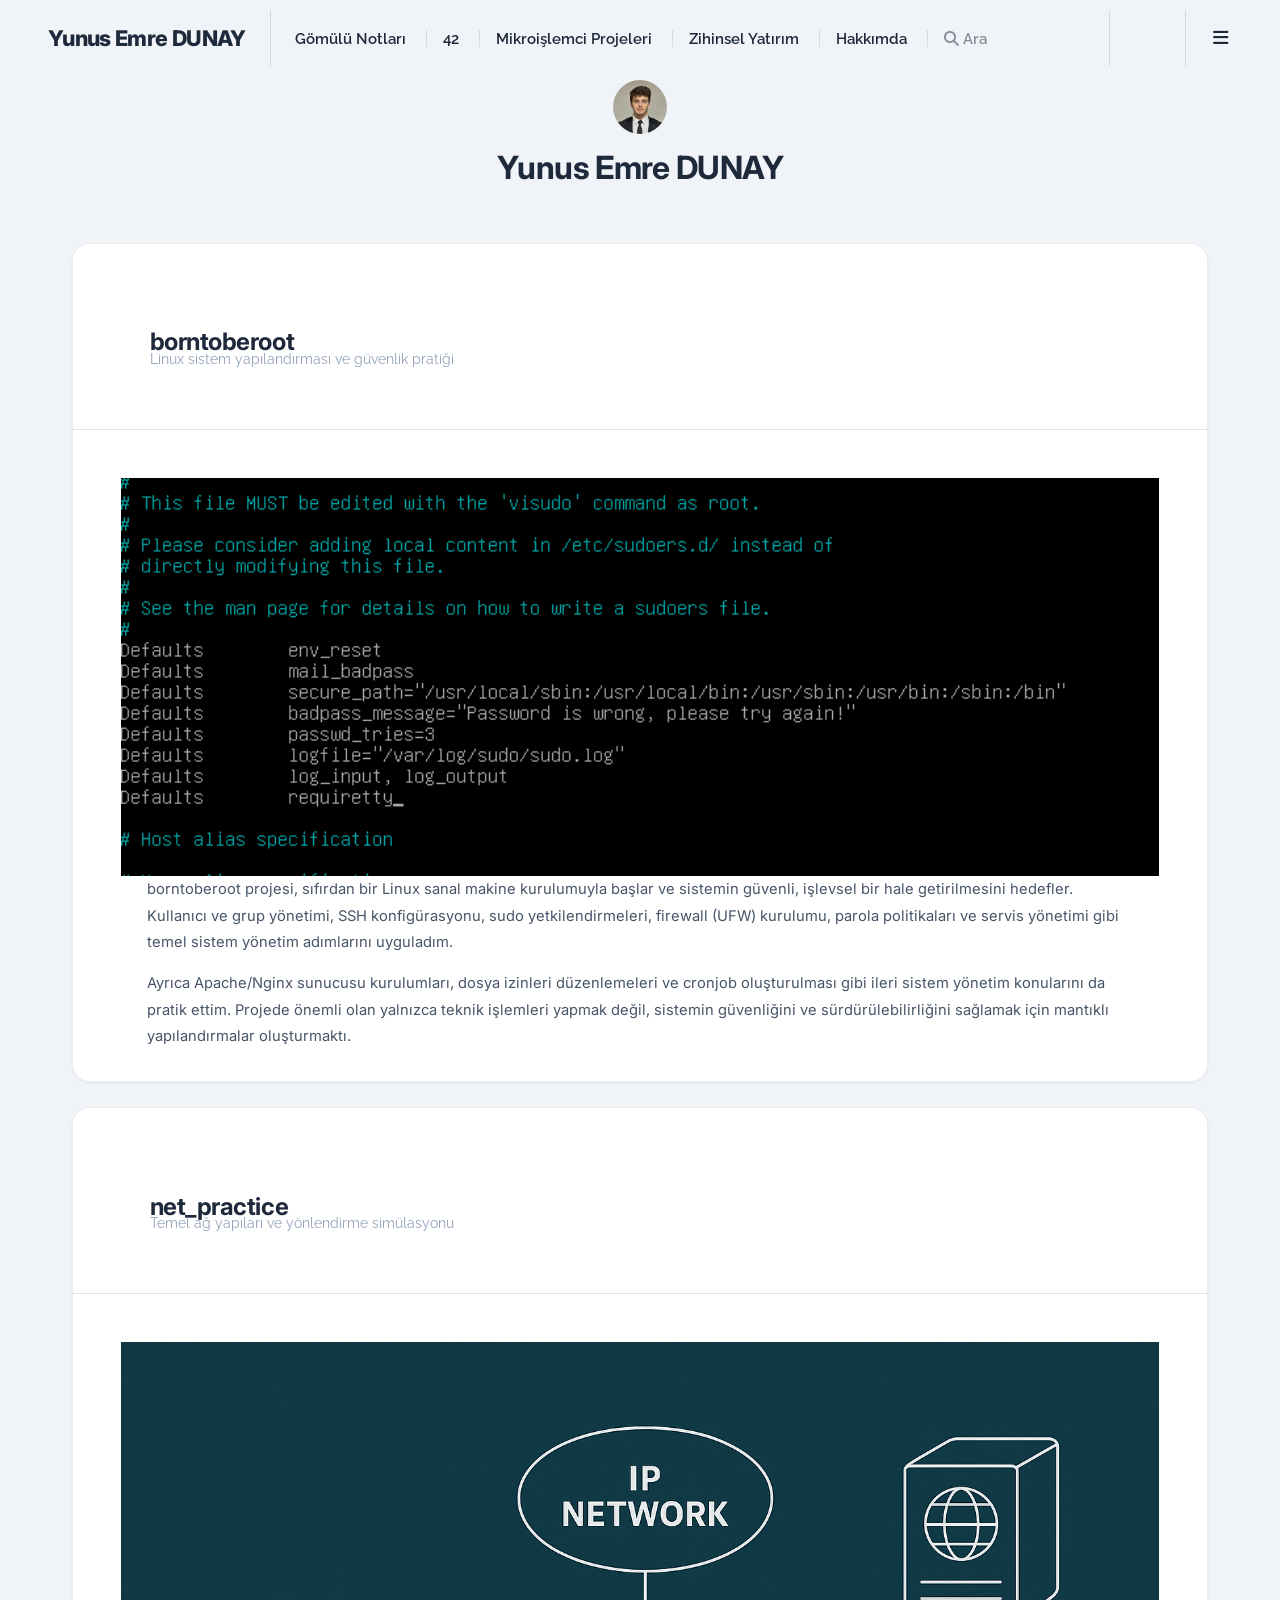
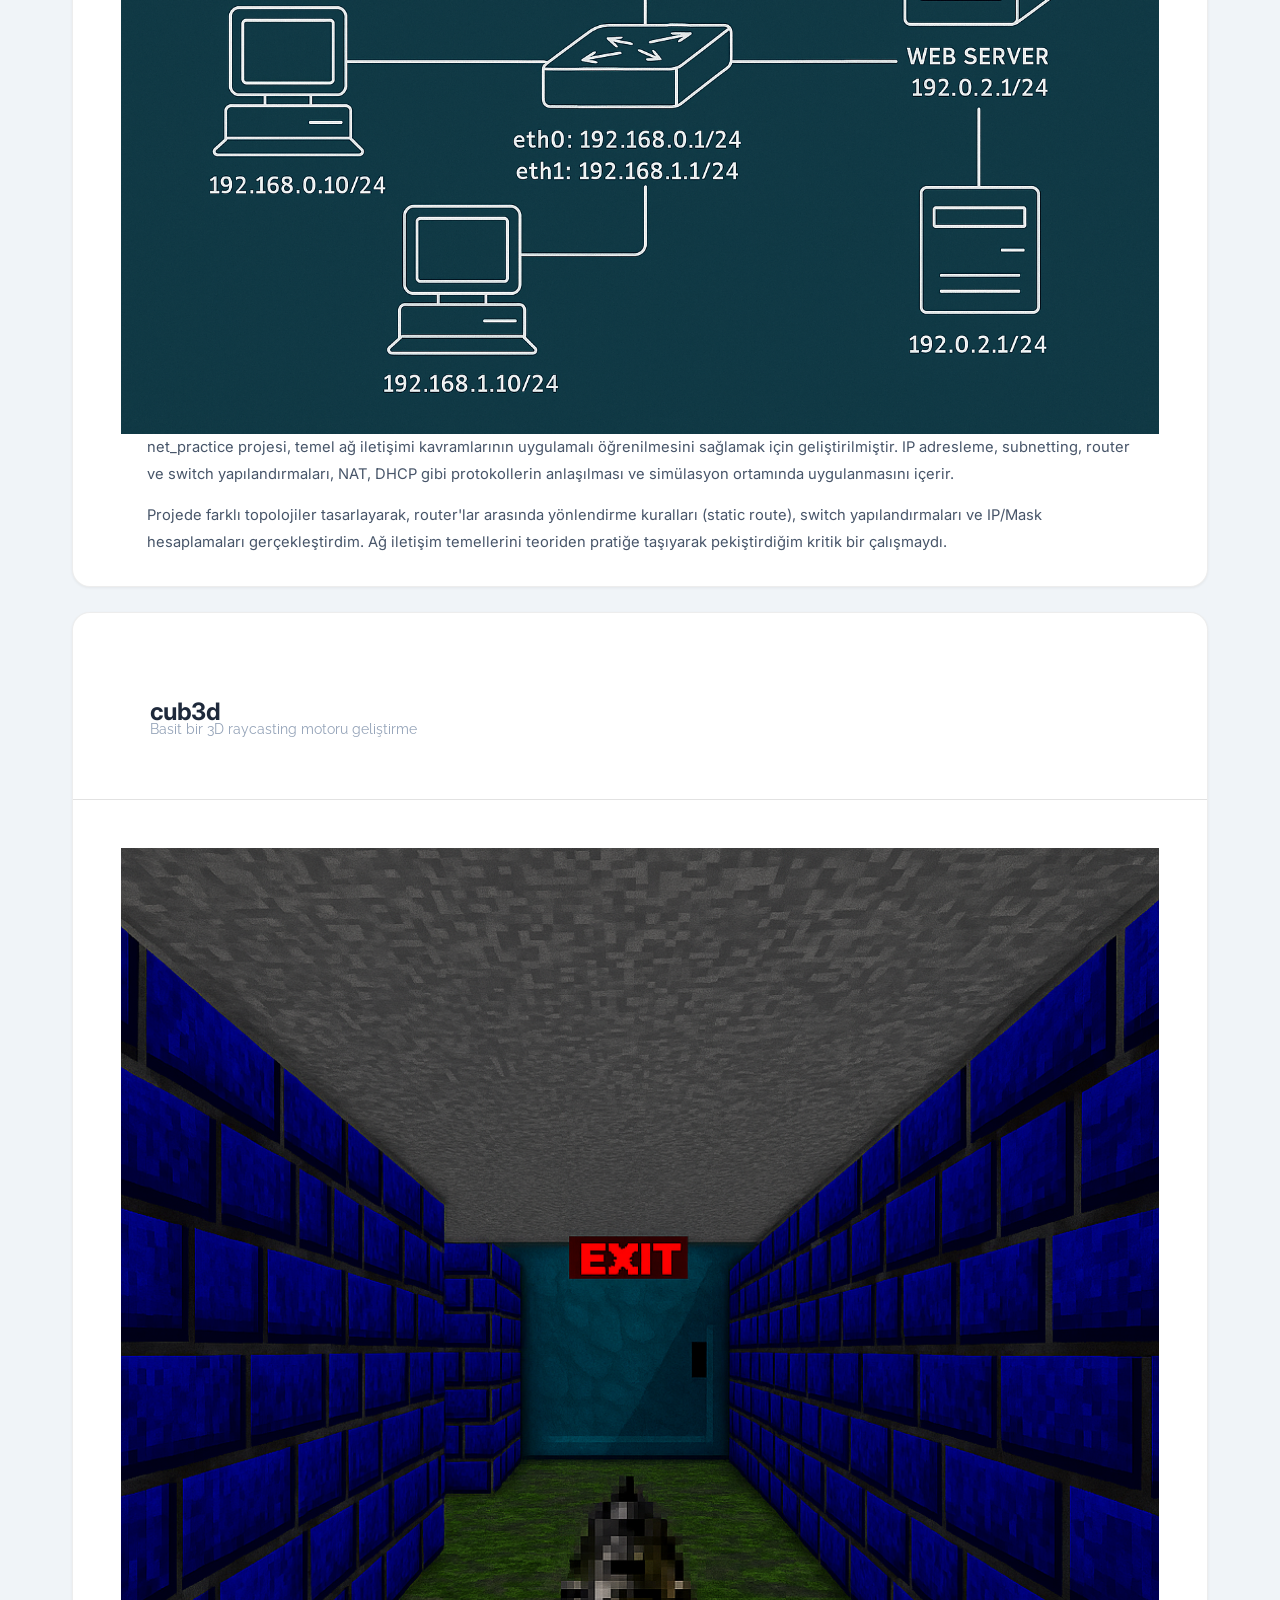
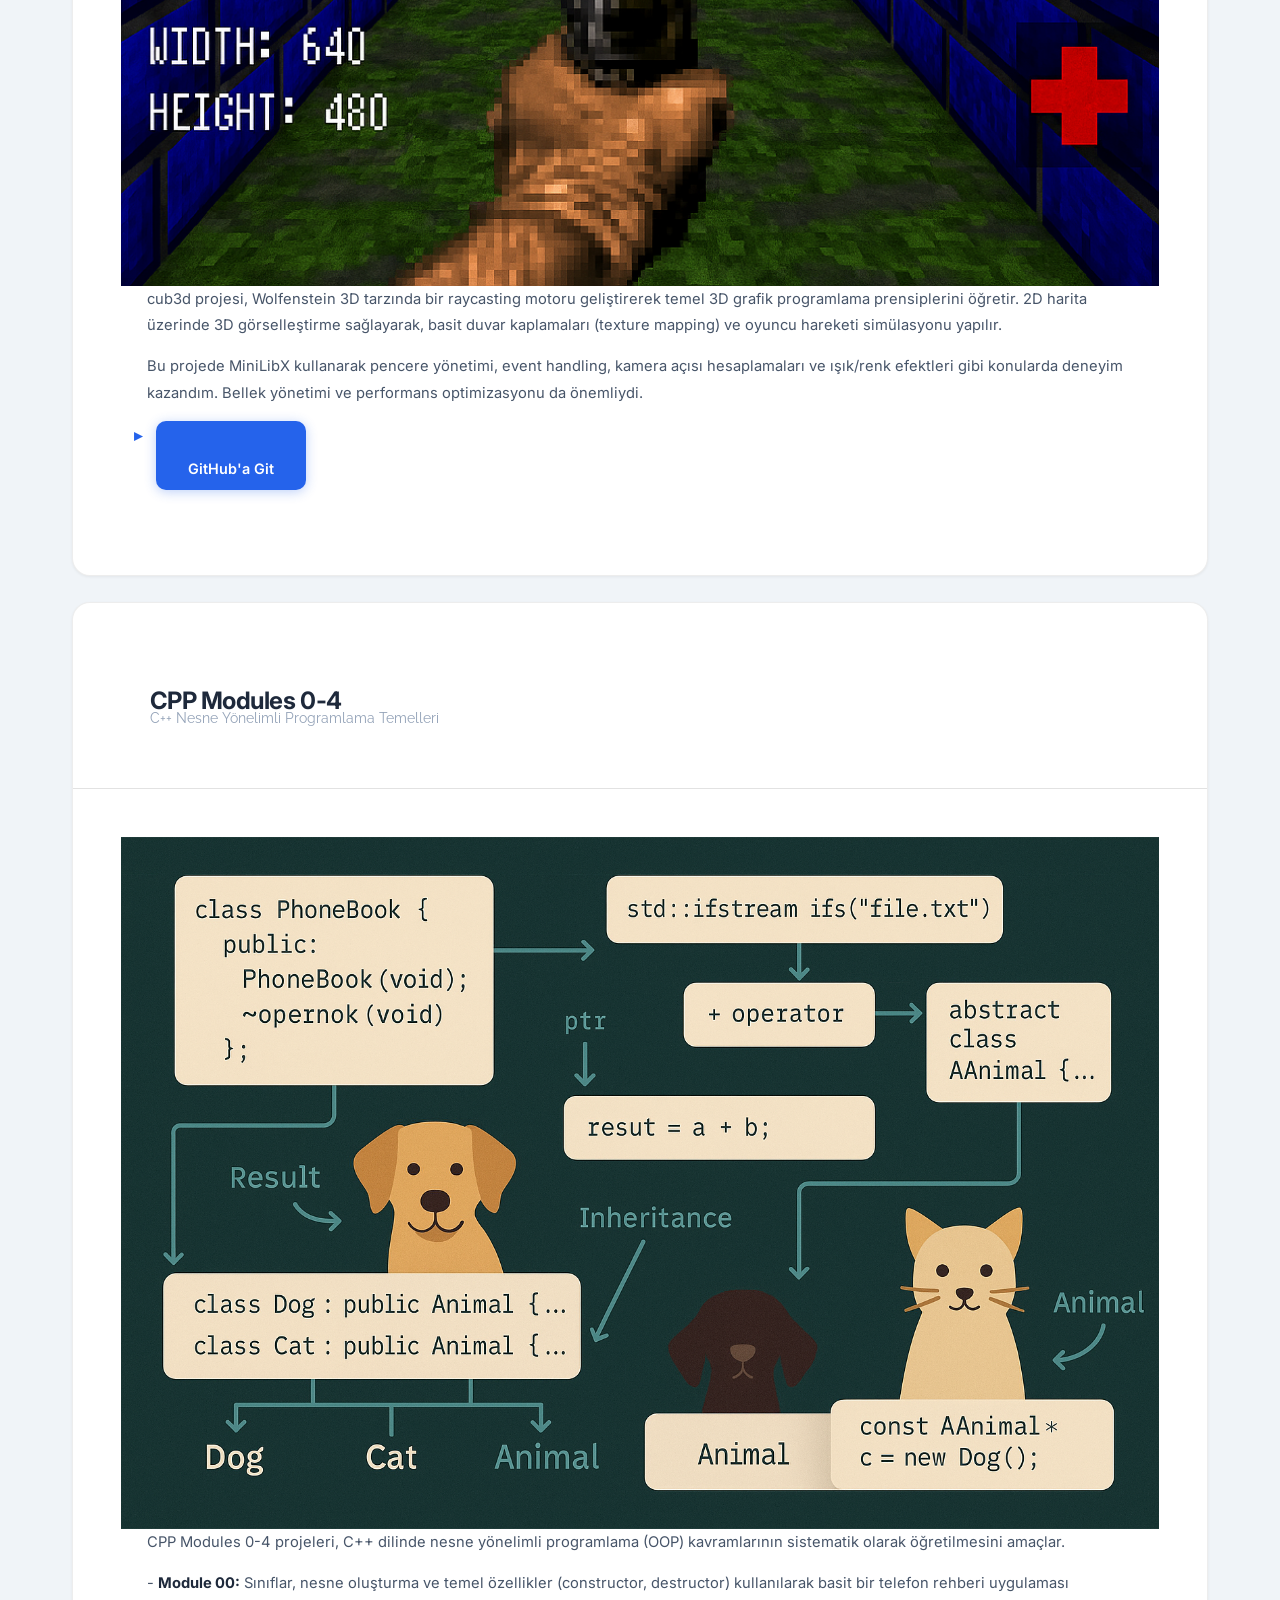
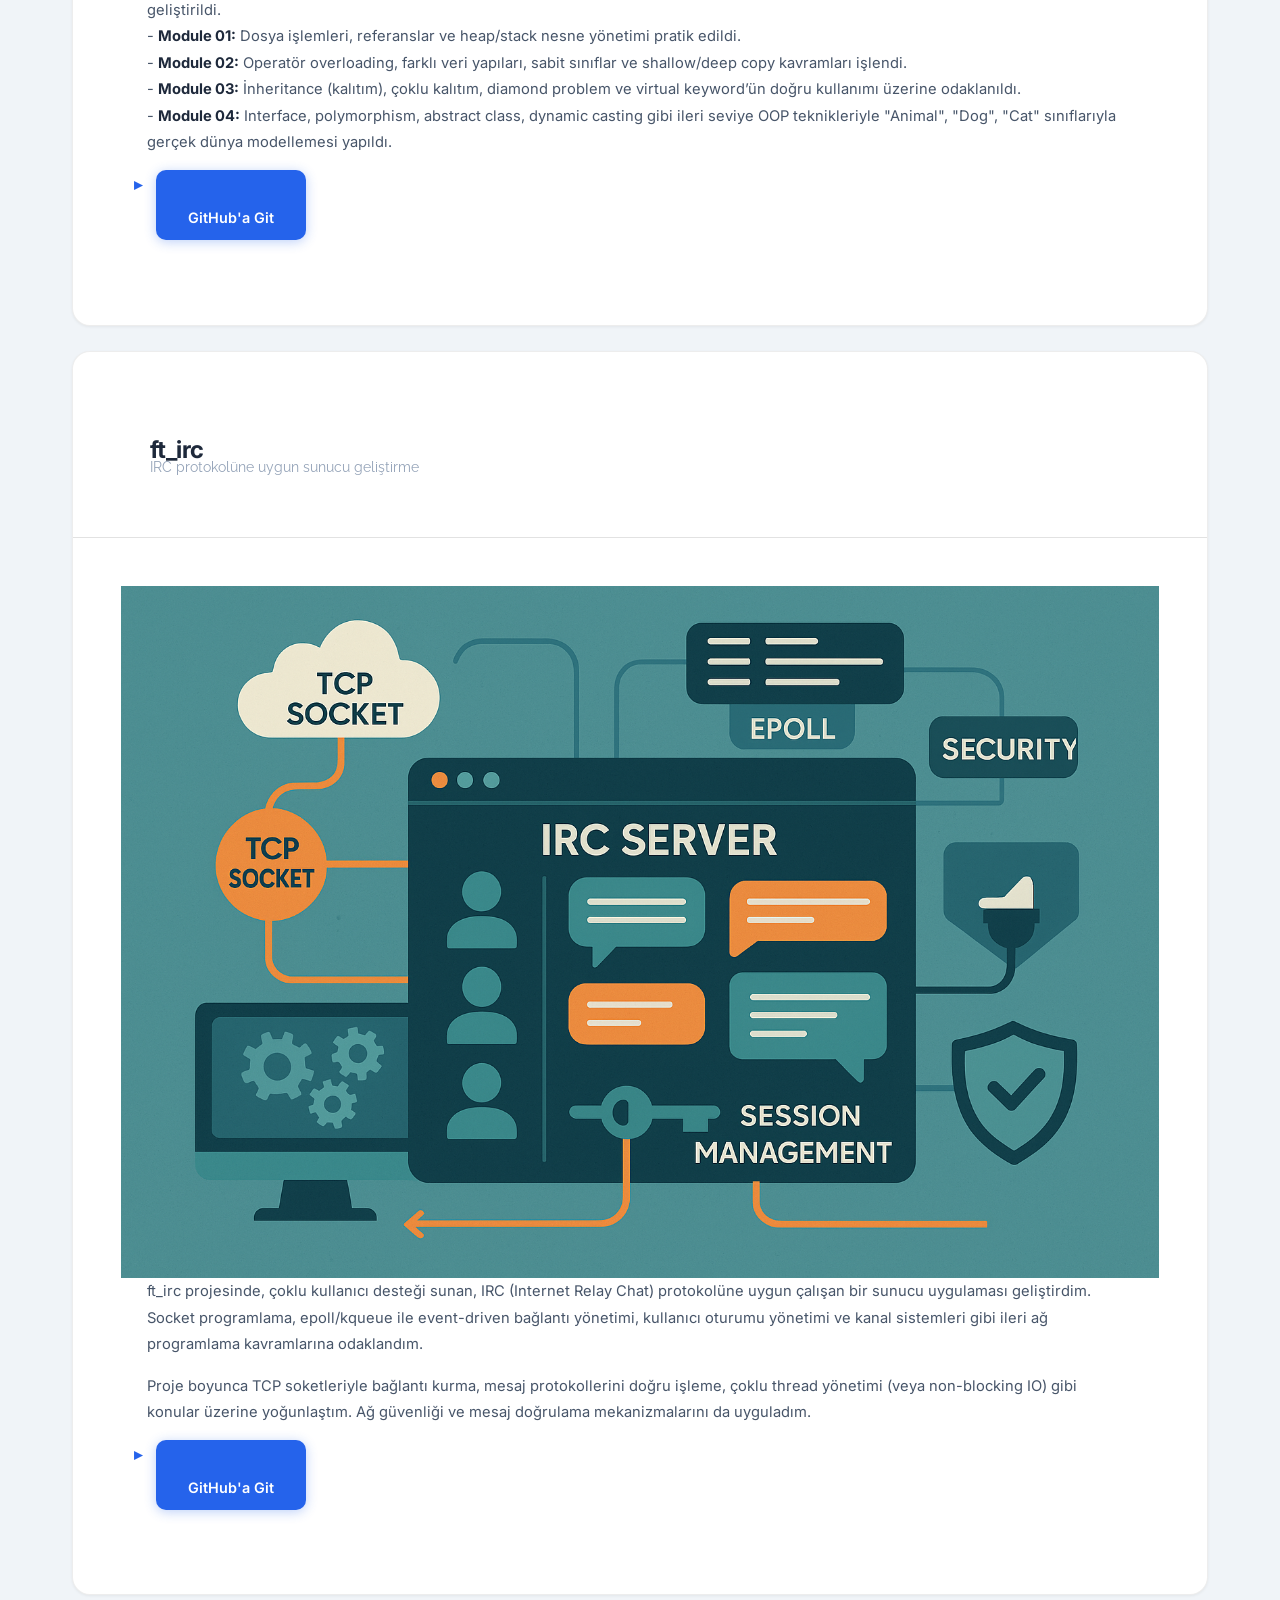
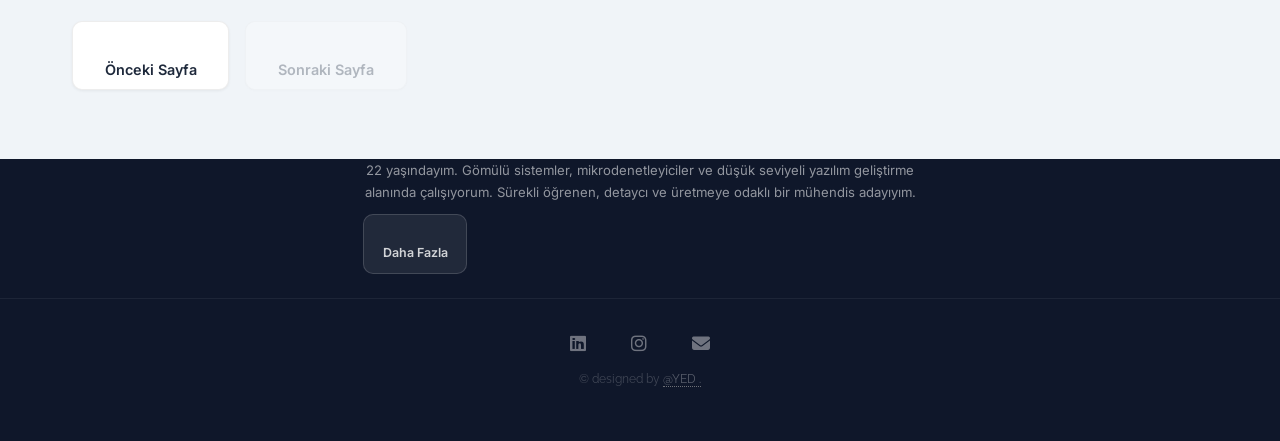
<file: forty_twopage3.html>
<!DOCTYPE HTML>
<html lang="tr">

<head>
	<title>Yunus Emre DUNAY</title>
	<meta charset="utf-8" />
	<meta name="viewport" content="width=device-width, initial-scale=1, user-scalable=no" />
	<link rel="stylesheet" href="assets/css/main.css" />
	<link rel="stylesheet" href="assets/css/override.css" />
	<link rel="stylesheet" href="https://cdnjs.cloudflare.com/ajax/libs/font-awesome/6.5.0/css/all.min.css" />
</head>

<body class="is-preload">

	<!-- Wrapper -->
	<div id="wrapper">

		<!-- Header -->
		<header id="header">
			<h1><a href="index.html">Yunus Emre DUNAY</a></h1>
			<nav class="links">
				<ul>
					<li><a href="embedded.html">Gömülü Notları</a></li>
					<li><a href="forty_two.html">42</a></li>
					<li><a href="mcu.html">Mikroişlemci Projeleri</a></li>
					<li><a href="mind.html">Zihinsel Yatırım</a></li>
					<li><a href="about.html">Hakkımda</a></li>
				</ul>
			</nav>
			<nav class="main">
				<ul>
					<li class="menu">
						<a class="fa-bars" href="#menu">Menu</a>
					</li>
				</ul>
			</nav>

		</header>

		<!-- Menu -->
		<section id="menu">
			<!-- Links -->
			<section>
				<ul class="links">
					<li>
						<a href="embedded.html">
							<h3>Gömülü Notları</h3>
							<p>Hafta hafta yüklediğim teorik ve pratik notlar</p>
						</a>
					</li>
					<li>
						<a href="forty_two.html">
							<h3>42</h3>
							<p>[C / C++ / Sanal Makineler / Soketler / Docker ve daha fazlası...]</p>
						</a>
					</li>
					<li>
						<a href="mcu.html">
							<h3>Mikroişlemci Projeleri</h3>
							<p>STM32 ve Tiva Stellaris ile tasarladığım projeler</p>
						</a>
					</li>
					<li>
						<a href="mind.html">
							<h3>Zihinsel Yatırım</h3>
							<p>Podcast, kitap ve bireysel gelişim odaklı bilimsel paylaşımlar</p>
						</a>
					</li>
					<li>
						<a href="about.html">
							<h3>Hakkımda</h3>
							<p>Benim hakkımda daha fazla bilgi</p>
						</a>
					</li>
				</ul>
			</section>
		</section>

		<!-- Main -->
		<div id="main">
			<!-- borntoberoot Projesi -->
			<article class="post">
				<header>
					<div class="title">
						<h2><a>borntoberoot</a></h2>
						<p>Linux sistem yapılandırması ve güvenlik pratiği</p>
					</div>
				</header>
				<a class="image featured"><img src="images/btbr.png" alt="borntoberoot Projesi" /></a>
				<p>
					borntoberoot projesi, sıfırdan bir Linux sanal makine kurulumuyla başlar ve sistemin güvenli,
					işlevsel bir hale getirilmesini hedefler. Kullanıcı ve grup yönetimi, SSH konfigürasyonu, sudo
					yetkilendirmeleri, firewall (UFW) kurulumu, parola politikaları ve servis yönetimi gibi temel sistem
					yönetim adımlarını uyguladım.
				</p>
				<p>
					Ayrıca Apache/Nginx sunucusu kurulumları, dosya izinleri düzenlemeleri ve cronjob oluşturulması gibi
					ileri sistem yönetim konularını da pratik ettim. Projede önemli olan yalnızca teknik işlemleri
					yapmak değil, sistemin güvenliğini ve sürdürülebilirliğini sağlamak için mantıklı yapılandırmalar
					oluşturmaktı.
				</p>
			</article>

			<!-- net_practice Projesi -->
			<article class="post">
				<header>
					<div class="title">
						<h2><a>net_practice</a></h2>
						<p>Temel ağ yapıları ve yönlendirme simülasyonu</p>
					</div>
				</header>
				<a class="image featured"><img src="images/netp.png" alt="net_practice Projesi" /></a>
				<p>
					net_practice projesi, temel ağ iletişimi kavramlarının uygulamalı öğrenilmesini sağlamak için
					geliştirilmiştir. IP adresleme, subnetting, router ve switch yapılandırmaları, NAT, DHCP gibi
					protokollerin anlaşılması ve simülasyon ortamında uygulanmasını içerir.
				</p>
				<p>
					Projede farklı topolojiler tasarlayarak, router'lar arasında yönlendirme kuralları (static route),
					switch yapılandırmaları ve IP/Mask hesaplamaları gerçekleştirdim. Ağ iletişim temellerini teoriden
					pratiğe taşıyarak pekiştirdiğim kritik bir çalışmaydı.
				</p>
			</article>

			<!-- cub3d Projesi -->
			<article class="post">
				<header>
					<div class="title">
						<h2><a>cub3d</a></h2>
						<p>Basit bir 3D raycasting motoru geliştirme</p>
					</div>
				</header>
				<a class="image featured"><img src="images/cub3d.png" alt="cub3d Projesi" /></a>
				<p>
					cub3d projesi, Wolfenstein 3D tarzında bir raycasting motoru geliştirerek temel 3D grafik
					programlama prensiplerini öğretir. 2D harita üzerinde 3D görselleştirme sağlayarak, basit duvar
					kaplamaları (texture mapping) ve oyuncu hareketi simülasyonu yapılır.
				</p>
				<p>
					Bu projede MiniLibX kullanarak pencere yönetimi, event handling, kamera açısı hesaplamaları ve
					ışık/renk efektleri gibi konularda deneyim kazandım. Bellek yönetimi ve performans optimizasyonu da
					önemliydi.
				</p>
				<footer>
					<ul class="actions">
						<li><a href="https://github.com/yedunay/cub3d" class="button large" target="_blank">GitHub'a
								Git</a></li>
					</ul>
				</footer>
			</article>

			<!-- CPP Modules (0-4) Projeleri -->
			<article class="post">
				<header>
					<div class="title">
						<h2><a>CPP Modules 0-4</a></h2>
						<p>C++ Nesne Yönelimli Programlama Temelleri</p>
					</div>
				</header>
				<a class="image featured"><img src="images/CPP04.png" alt="CPP Modules" /></a>
				<p>
					CPP Modules 0-4 projeleri, C++ dilinde nesne yönelimli programlama (OOP) kavramlarının sistematik
					olarak öğretilmesini amaçlar.
				</p>
				<p>
					- <strong>Module 00:</strong> Sınıflar, nesne oluşturma ve temel özellikler (constructor,
					destructor) kullanılarak basit bir telefon rehberi uygulaması geliştirildi.<br>
					- <strong>Module 01:</strong> Dosya işlemleri, referanslar ve heap/stack nesne yönetimi pratik
					edildi.<br>
					- <strong>Module 02:</strong> Operatör overloading, farklı veri yapıları, sabit sınıflar ve
					shallow/deep copy kavramları işlendi.<br>
					- <strong>Module 03:</strong> İnheritance (kalıtım), çoklu kalıtım, diamond problem ve virtual
					keyword’ün doğru kullanımı üzerine odaklanıldı.<br>
					- <strong>Module 04:</strong> Interface, polymorphism, abstract class, dynamic casting gibi ileri
					seviye OOP teknikleriyle "Animal", "Dog", "Cat" sınıflarıyla gerçek dünya modellemesi yapıldı.
				</p>
				<footer>
					<ul class="actions">
						<li><a href="https://github.com/yedunay/CPP-Modules" class="button large"
								target="_blank">GitHub'a Git</a></li>
					</ul>
				</footer>
			</article>

			<!-- ft_irc Projesi -->
			<article class="post">
				<header>
					<div class="title">
						<h2><a>ft_irc</a></h2>
						<p>IRC protokolüne uygun sunucu geliştirme</p>
					</div>
				</header>
				<a class="image featured"><img src="images/irc.png" alt="ft_irc Projesi" /></a>
				<p>
					ft_irc projesinde, çoklu kullanıcı desteği sunan, IRC (Internet Relay Chat) protokolüne uygun
					çalışan bir sunucu uygulaması geliştirdim. Socket programlama, epoll/kqueue ile event-driven
					bağlantı yönetimi, kullanıcı oturumu yönetimi ve kanal sistemleri gibi ileri ağ programlama
					kavramlarına odaklandım.
				</p>
				<p>
					Proje boyunca TCP soketleriyle bağlantı kurma, mesaj protokollerini doğru işleme, çoklu thread
					yönetimi (veya non-blocking IO) gibi konular üzerine yoğunlaştım. Ağ güvenliği ve mesaj doğrulama
					mekanizmalarını da uyguladım.
				</p>
				<footer>
					<ul class="actions">
						<li><a href="https://github.com/yedunay/ft_irc" class="button large" target="_blank">GitHub'a
								Git</a></li>
					</ul>
				</footer>
			</article>

			<!-- Pagination -->
			<ul class="actions pagination">
				<li><a href="forty_twopage2.html" class="button large previous">Önceki Sayfa</a></li>
				<li><a href="" class="disabled button large next">Sonraki Sayfa</a></li>
			</ul>

		</div>

		<!-- Sidebar -->
		<section id="sidebar">

			<!-- Intro -->
			<section id="intro">
				<a href="#" class="logo"><img src="images/YED.jpeg" alt="" /></a>
				<header>
					<h2>Yunus Emre DUNAY</h2>
				</header>
			</section>

			<!-- About -->
			<section class="blurb">
				<h2>Hakkımda</h2>
				<p>22 yaşındayım. Gömülü sistemler, mikrodenetleyiciler ve düşük seviyeli yazılım geliştirme alanında
					çalışıyorum. Sürekli öğrenen, detaycı ve üretmeye odaklı bir mühendis adayıyım.</p>
				<ul class="actions">
					<li><a href="about.html" class="button">Daha Fazla</a></li>
				</ul>
			</section>

			<!-- Footer -->
			<section id="footer">
				<ul class="icons" style="text-align: center;">
					<li><a href="https://www.linkedin.com/in/yunusemredunay/" class="icon brands fa-linkedin"
							target="_blank" style="font-size: 24px;"><span class="label">LinkedIn</span></a></li>
					<li><a href="https://www.instagram.com/yunusemredunay/" class="icon brands fa-instagram"
							target="_blank" style="font-size: 24px;"><span class="label">Instagram</span></a></li>
					<li><a href="mailto:yunus.emre.dunay@gmail.com" class="icon solid fa-envelope" style="font-size: 24px;"><span
								class="label">Email</span></a></li>
				</ul>
				<p class="copyright" style="text-align: center;">&copy; designed by <a href="about.html">@YED .</a></p>
			</section>

		</section>

	</div>

	<!-- Scripts -->
	<script src="assets/js/jquery.min.js"></script>
	<script src="assets/js/browser.min.js"></script>
	<script src="assets/js/breakpoints.min.js"></script>
	<script src="assets/js/util.js"></script>
	<script src="assets/js/main.js"></script>

	<script src="assets/js/site.js"></script>
</body>

</html>
</file>
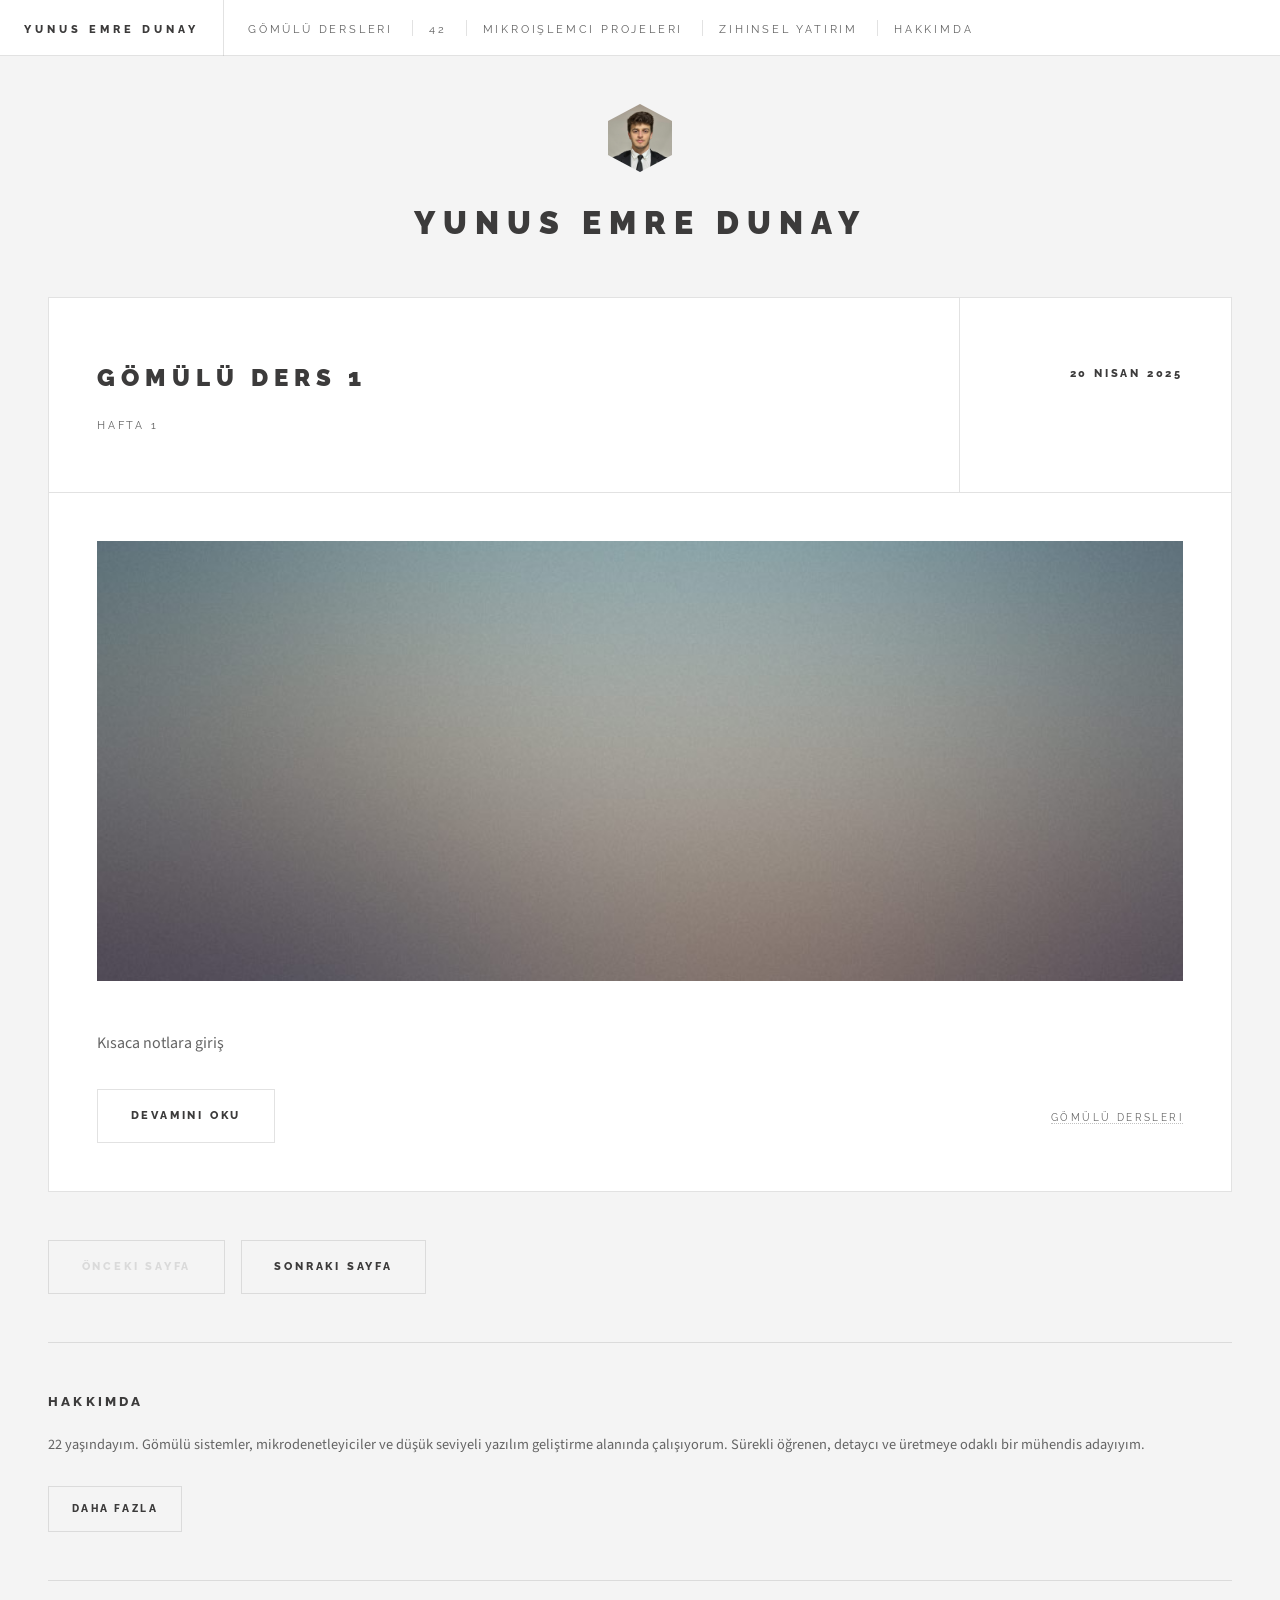
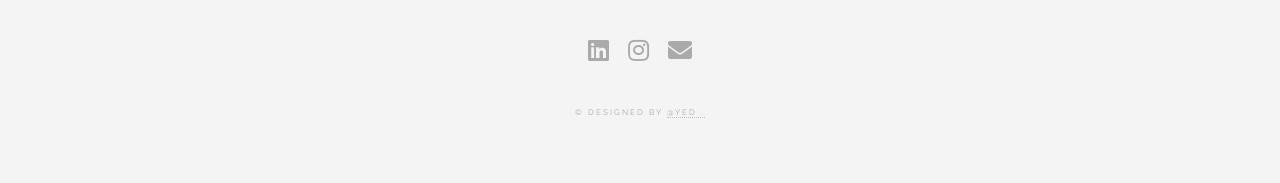
<file: gömülü_ana.html>
<!DOCTYPE HTML>
<html>

<head>
	<title>Yunus Emre DUNAY</title>
	<meta charset="utf-8" />
	<meta name="viewport" content="width=device-width, initial-scale=1, user-scalable=no" />
	<link rel="stylesheet" href="assets/css/main.css" />
</head>

<body class="is-preload">

	<!-- Wrapper -->
	<div id="wrapper">

		<!-- Header -->
		<header id="header">
			<h1><a href="index.html">Yunus Emre DUNAY</a></h1>
			<nav class="links">
				<ul>
					<li><a href="#">Gömülü Dersleri</a></li>
					<li><a href="#">42</a></li>
					<li><a href="#">Mikroişlemci Projeleri</a></li>
					<li><a href="#">Zihinsel Yatırım</a></li>
					<li><a href="about.html">Hakkımda</a></li>
				</ul>
			</nav>
		</header>

		<!-- Menu -->
		<section id="menu">
			<!-- Links -->
			<section>
				<ul class="links">
					<li>
						<a href="gömülü_ana.html">
							<h3>Gömülü Dersleri</h3>
							<p>Hafta hafta yüklediğim teorik ve pratik notlar</p>
						</a>
					</li>
					<li>
						<a href="https://github.com/yedun4y">
							<h3>42</h3>
							<p>[C / C++ / Sanal Makineler / Soketler / Docker ve daha fazlası...]</p>
						</a>
					</li>
					<li>
						<a href="#">
							<h3>Mikroişlemci Projeleri</h3>
							<p>STM32 ve Tiva Stellaris ile tasarladığım projeler</p>
						</a>
					</li>
					<li>
						<a href="#">
							<h3>Zihinsel Yatırım</h3>
							<p>Podcast, kitap ve bireysel gelişim odaklı bilimsel paylaşımlar</p>
						</a>
					</li>
					<li>
						<a href="about.html">
							<h3>Hakkımda</h3>
							<p>Benim hakkımda daha fazla bilgi</p>
						</a>
					</li>
				</ul>
			</section>

		</section>

		<!-- Main -->
		<div id="main">
			<!-- Post -->
			<article class="post">
				<header>
					<div class="title">
						<h2><a href="gömülü_ana.html">Gömülü Ders 1</a></h2>
						<p>Hafta 1</p>
					</div>
					<div class="meta">
						<time class="published" datetime="2025-04-20">20 Nisan 2025</time>
					</div>
				</header>
				<a href="gömülü_ana.html" class="image featured"><img src="images/pic01.jpg" alt="" /></a>
				<p>Kısaca notlara giriş</p>
				<footer>
					<ul class="actions">
						<li><a href="single.html" class="button large">Devamını oku</a></li>
					</ul>
					<ul class="stats">
						<li><a href="#">Gömülü Dersleri</a></li>
					</ul>
				</footer>
			</article>

			<!-- Pagination -->
			<ul class="actions pagination">
				<li><a href="" class="disabled button large previous">Önceki Sayfa</a></li>
				<li><a href="#" class="button large next">Sonraki Sayfa</a></li>
			</ul>

		</div>

		<!-- Sidebar -->
		<section id="sidebar">

			<!-- Intro -->
			<section id="intro">
				<a href="#" class="logo"><img src="images/YED.jpeg" alt="" /></a>
				<header>
					<h2>Yunus Emre DUNAY</h2>
				</header>
			</section>

			<!-- About -->
			<section class="blurb">
				<h2>Hakkımda</h2>
				<p>22 yaşındayım. Gömülü sistemler, mikrodenetleyiciler ve düşük seviyeli yazılım geliştirme alanında
					çalışıyorum. Sürekli öğrenen, detaycı ve üretmeye odaklı bir mühendis adayıyım.</p>
				<ul class="actions">
					<li><a href="about.html" class="button">Daha Fazla</a></li>
				</ul>
			</section>

			<!-- Footer -->
			<section id="footer">
				<ul class="icons" style="text-align: center;">
					<li><a href="https://www.linkedin.com/in/yunusemredunay/" class="icon brands fa-linkedin"
							target="_blank" style="font-size: 24px;"><span class="label">LinkedIn</span></a></li>
					<li><a href="https://www.instagram.com/yunusemredunay/" class="icon brands fa-instagram"
							target="_blank" style="font-size: 24px;"><span class="label">Instagram</span></a></li>
					<li><a href="mailto:yedun4y@gmail.com" class="icon solid fa-envelope" style="font-size: 24px;"><span
								class="label">Email</span></a></li>
				</ul>
				<p class="copyright" style="text-align: center;">&copy; designed by <a href="about.html">@YED .</a></p>
			</section>

		</section>

	</div>

	<!-- Scripts -->
	<script src="assets/js/jquery.min.js"></script>
	<script src="assets/js/browser.min.js"></script>
	<script src="assets/js/breakpoints.min.js"></script>
	<script src="assets/js/util.js"></script>
	<script src="assets/js/main.js"></script>

</body>

</html>
</file>
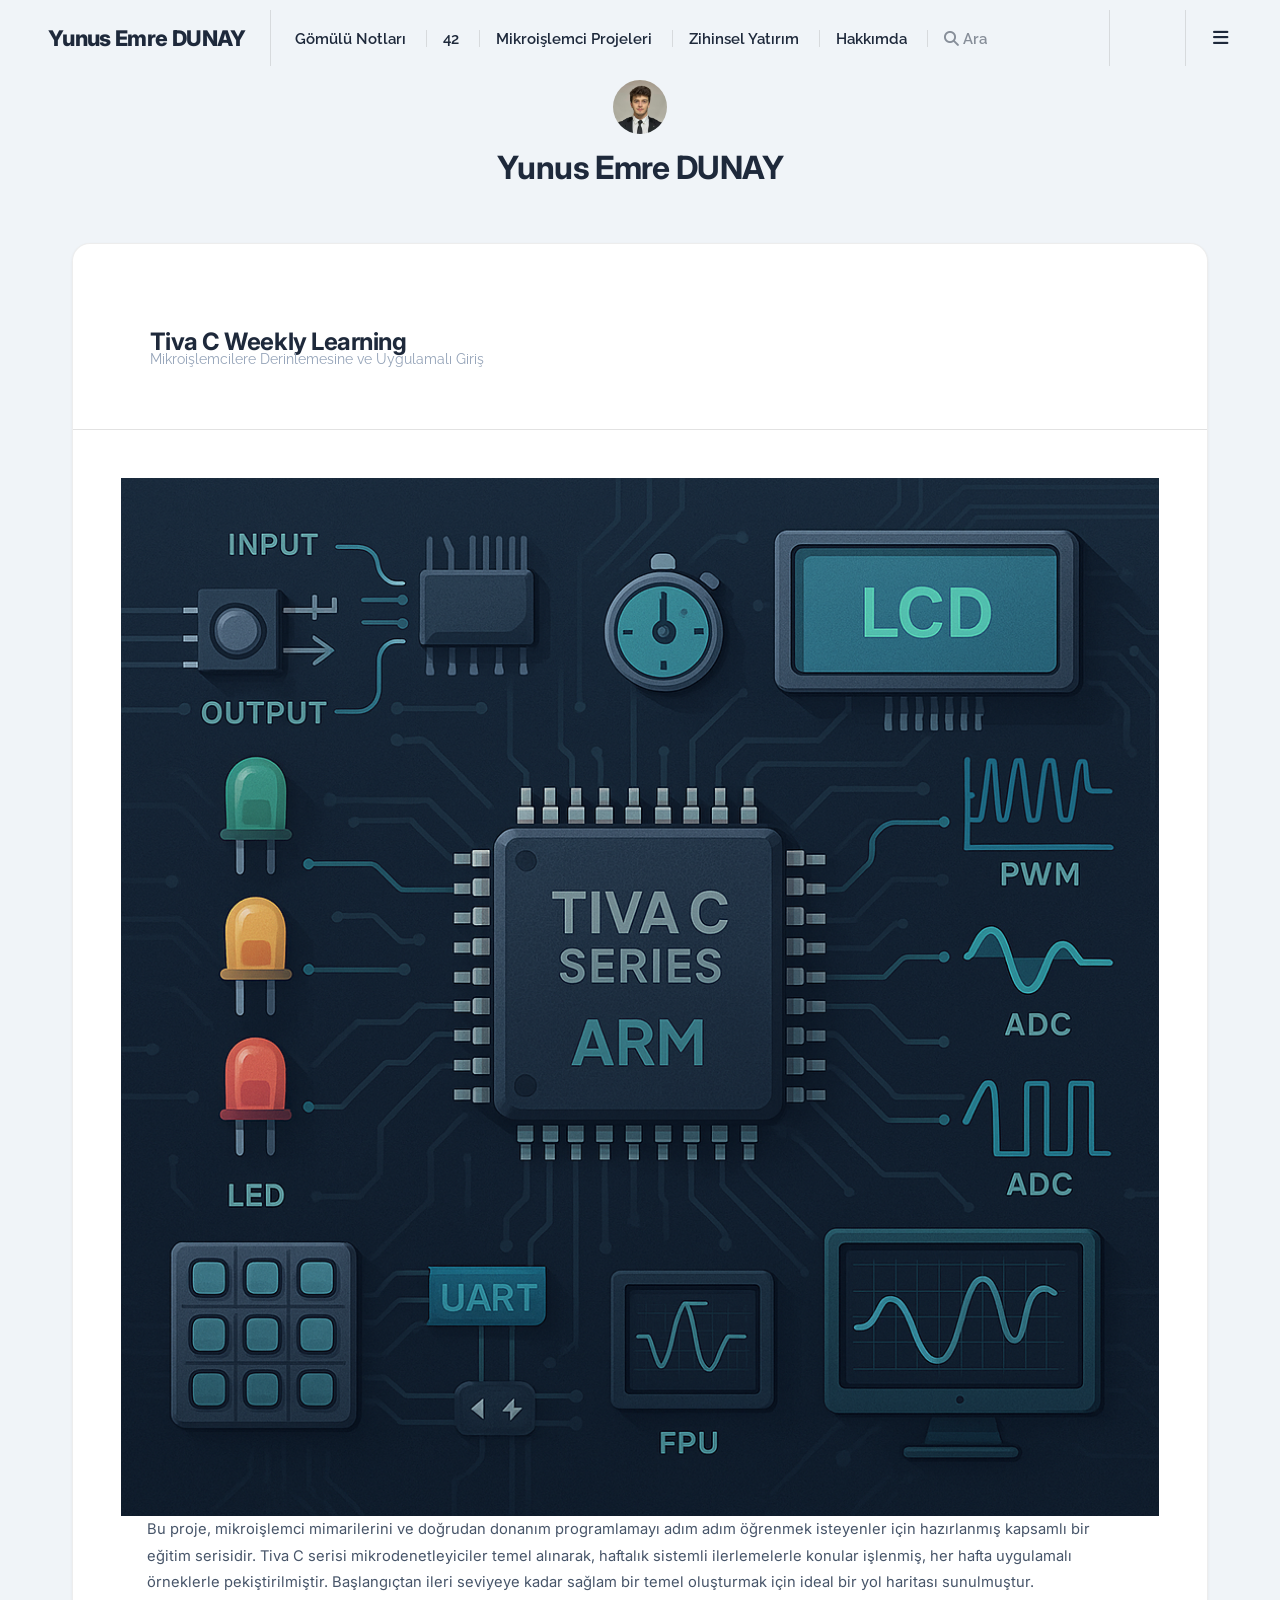
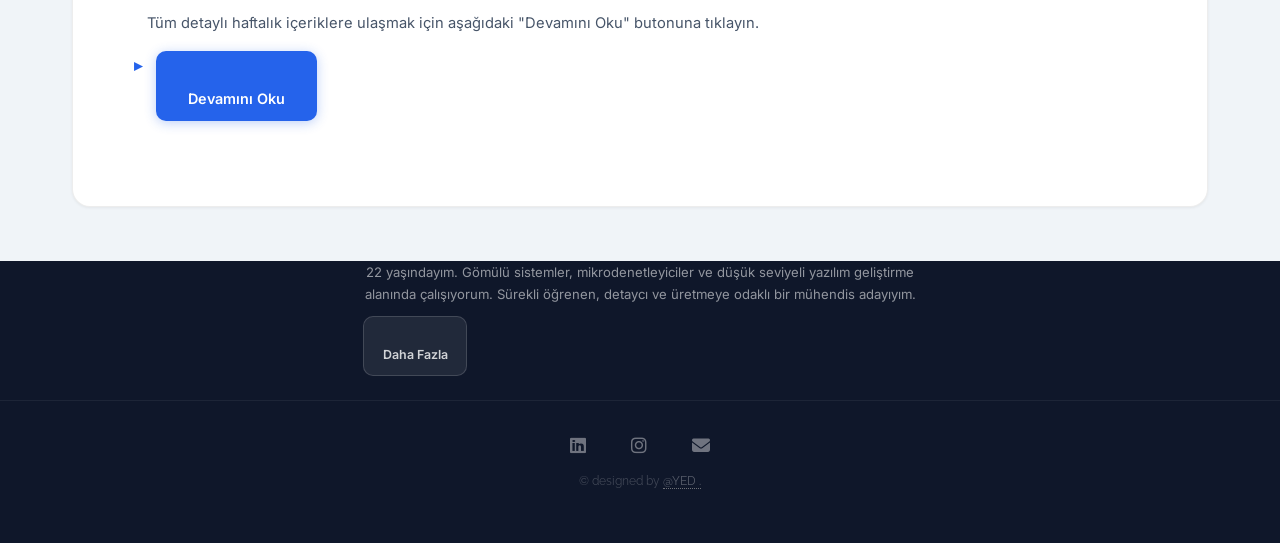
<file: mcu.html>
<!DOCTYPE HTML>
<html lang="tr">

<head>
	<title>Yunus Emre DUNAY</title>
	<meta charset="utf-8" />
	<meta name="viewport" content="width=device-width, initial-scale=1, user-scalable=no" />
	<link rel="stylesheet" href="assets/css/main.css" />
	<link rel="stylesheet" href="assets/css/override.css" />
	<link rel="stylesheet" href="https://cdnjs.cloudflare.com/ajax/libs/font-awesome/6.5.0/css/all.min.css" />
</head>

<body class="is-preload">

	<!-- Wrapper -->
	<div id="wrapper">

		<!-- Header -->
		<header id="header">
			<h1><a href="index.html">Yunus Emre DUNAY</a></h1>
			<nav class="links">
				<ul>
					<li><a href="embedded.html">Gömülü Notları</a></li>
					<li><a href="forty_two.html">42</a></li>
					<li><a href="mcu.html">Mikroişlemci Projeleri</a></li>
					<li><a href="mind.html">Zihinsel Yatırım</a></li>
					<li><a href="about.html">Hakkımda</a></li>
				</ul>
			</nav>
			<nav class="main">
				<ul>
					<li class="menu">
						<a class="fa-bars" href="#menu">Menu</a>
					</li>
				</ul>
			</nav>

		</header>

		<!-- Menu -->
		<section id="menu">
			<!-- Links -->
			<section>
				<ul class="links">
					<li>
						<a href="embedded.html">
							<h3>Gömülü Notları</h3>
							<p>Hafta hafta yüklediğim teorik ve pratik notlar</p>
						</a>
					</li>
					<li>
						<a href="forty_two.html">
							<h3>42</h3>
							<p>[C / C++ / Sanal Makineler / Soketler / Docker ve daha fazlası...]</p>
						</a>
					</li>
					<li>
						<a href="mcu.html">
							<h3>Mikroişlemci Projeleri</h3>
							<p>STM32 ve Tiva Stellaris ile tasarladığım projeler</p>
						</a>
					</li>
					<li>
						<a href="mind.html">
							<h3>Zihinsel Yatırım</h3>
							<p>Podcast, kitap ve bireysel gelişim odaklı bilimsel paylaşımlar</p>
						</a>
					</li>
					<li>
						<a href="about.html">
							<h3>Hakkımda</h3>
							<p>Benim hakkımda daha fazla bilgi</p>
						</a>
					</li>
				</ul>
			</section>
		</section>

		<!-- Main -->
		<div id="main">
			<!-- Tiva C Weekly Learning Repository Post -->
			<article class="post">
				<header>
					<div class="title">
						<h2><a>Tiva C Weekly Learning</a></h2>
						<p>Mikroişlemcilere Derinlemesine ve Uygulamalı Giriş</p>
					</div>
				</header>
				<a class="image featured"><img src="images/tiva.png" alt="Tiva C Weekly Learning" /></a>
				<p>
					Bu proje, mikroişlemci mimarilerini ve doğrudan donanım programlamayı adım adım öğrenmek isteyenler
					için hazırlanmış kapsamlı bir eğitim serisidir. Tiva C serisi mikrodenetleyiciler temel alınarak,
					haftalık sistemli ilerlemelerle konular işlenmiş, her hafta uygulamalı örneklerle pekiştirilmiştir.
					Başlangıçtan ileri seviyeye kadar sağlam bir temel oluşturmak için ideal bir yol haritası
					sunulmuştur.
				</p>
				<p>
					Tüm detaylı haftalık içeriklere ulaşmak için aşağıdaki "Devamını Oku" butonuna tıklayın.
				</p>
				<footer>
					<ul class="actions">
						<li><a href="#tiva-c-details" class="button large">Devamını Oku</a></li>
					</ul>
				</footer>
			</article>

			<!-- Gizli Detaylı İçerik -->
			<article id="tiva-c-details" class="post" style="display: none;">
				<header>
					<div class="title">
						<h2>Tiva C Weekly Learning - Detaylı Haftalık İçerik</h2>
					</div>
				</header>
				<p><strong>Hafta 1:</strong> Mikroişlemcilere Giriş<br>
					Mikroişlemcilerin doğuşu, tarihçesi ve günümüzdeki uygulama alanları detaylandırıldı. Tiva C serisi
					MCU mimarisi tanıtıldı. Code Composer Studio kurulumu, ilk "Blinky" projesinin yapılması ve debugger
					kullanımı öğrenildi.</p>
				<p><strong>Hafta 2:</strong> GPIO Yapıları<br>
					GPIO pin yapılandırmaları, clock enable işlemleri, register seviyesinde input/output modlarının
					kontrolü yapıldı. LED yakma/söndürme ve basit buton okuma devreleri gerçekleştirildi.</p>
				<p><strong>Hafta 3:</strong> Buton Kullanımı ve Debounce<br>
					Butonlardan gelen mekanik bouncing etkisinin teorik açıklaması yapıldı. Yazılımsal debounce
					algoritmaları geliştirildi. Butona basıldığında LED yak/söndür uygulamaları kodlandı.</p>
				<p><strong>Hafta 4:</strong> Interrupt Sistemi<br>
					Polling ile interrupt arasındaki farklar anlatıldı. NVIC ayarları ve GPIO interrupt'larının kurulumu
					gerçekleştirildi. Butona basıldığında interrupt tetikleyen sistemler geliştirildi.</p>
				<p><strong>Hafta 6:</strong> LCD Uygulamaları<br>
					16x2 karakter LCD modülünün low-level register ayarları ile sürülmesi sağlandı. 4-bit ve 8-bit
					iletişim modları kullanıldı. Buton matrisi üzerinden alınan verilerin LCD'ye yazdırılması
					projelendirildi.</p>
				<p><strong>Hafta 7:</strong> Timer Kullanımı<br>
					Timer modüllerinin normal zamanlama ve PWM modlarında kullanımı incelendi. Timer interrupt ayarları
					yapılarak belirli periyotlarda işlem tetiklemeleri sağlandı.</p>
				<p><strong>Hafta 8:</strong> UART Haberleşmesi<br>
					Asenkron seri haberleşmenin temelleri işlendi. UART konfigürasyonu yapıldı, terminal programı ile
					bilgisayardan veri gönderimi/alımı sağlandı. UART ile LED kontrol projeleri geliştirildi.</p>
				<p><strong>Hafta 9:</strong> ADC Modülü<br>
					Analog sinyallerin dijital çevrimi teorik ve pratik açıdan anlatıldı. 12-bit ADC konfigüre edilerek
					potansiyometre gibi analog sensörlerden veri okuma uygulamaları yapıldı.</p>
				<p><strong>Hafta 10:</strong> API'siz ADC Kullanımı<br>
					ADC modülü doğrudan register'lar üzerinden kontrol edildi. Sequencer yapısı detaylandırıldı.
					Sensörden veri alınıp LCD'ye gösteren bir tam sistem uygulaması geliştirildi.</p>
				<p><strong>Hafta 11:</strong> Hibernation ve Low Power Modları<br>
					Güç yönetimi konuları işlendi. Hibernation modülü aktif edilerek düşük güç tüketimli uygulamalar
					tasarlandı. RTC ile zamanlayıcı kurularak sistemin uyandırılması gerçekleştirildi.</p>
				<p><strong>Hafta 12:</strong> Floating Point Unit (FPU) Kullanımı<br>
					Donanımsal kayan nokta birimi (FPU) özellikleri ve konfigürasyonu detaylıca işlendi. Sinüs, kosinüs
					gibi matematiksel işlemlerin hızlı hesaplanması sağlandı ve UART üzerinden çıktıları gösterildi.</p>
				<p><strong>Hafta 13:</strong> PWM Sinyalleri ve ADC Kontrollü PWM<br>
					PWM üretimi için Timer modülleri kullanıldı. Duty cycle değişimi ADC'den alınan sensör verisine göre
					ayarlandı. LED parlaklık kontrolü gibi gerçek dünya uygulamaları geliştirildi.</p>
				<footer>
					<ul class="actions">
						<li><a href="https://github.com/yedunay/Tiva-C-Series" class="button large"
								target="_blank">GitHub'a Git</a></li>
					</ul>
				</footer>
			</article>

			<script>
				// "Devamını Oku" tıklandığında detaylı içerik gösterilsin
				document.addEventListener("DOMContentLoaded", function () {
					document.querySelectorAll('a[href="#tiva-c-details"]').forEach(function (link) {
						link.addEventListener("click", function (event) {
							event.preventDefault();
							var detay = document.getElementById("tiva-c-details");
							if (detay.style.display === "none") {
								detay.style.display = "block";
								link.textContent = "Kapat";
							} else {
								detay.style.display = "none";
								link.textContent = "Devamını Oku";
							}
						});
					});
				});
			</script>


			<!-- Pagination
			<ul class="actions pagination">
				<li><a href="" class="disabled button large previous">Önceki Sayfa</a></li>
				<li><a href="#" class="button large next">Sonraki Sayfa</a></li>
			</ul> 
			-->
		</div>

		<!-- Sidebar -->
		<section id="sidebar">

			<!-- Intro -->
			<section id="intro">
				<a href="#" class="logo"><img src="images/YED.jpeg" alt="" /></a>
				<header>
					<h2>Yunus Emre DUNAY</h2>
				</header>
			</section>

			<!-- About -->
			<section class="blurb">
				<h2>Hakkımda</h2>
				<p>22 yaşındayım. Gömülü sistemler, mikrodenetleyiciler ve düşük seviyeli yazılım geliştirme alanında
					çalışıyorum. Sürekli öğrenen, detaycı ve üretmeye odaklı bir mühendis adayıyım.</p>
				<ul class="actions">
					<li><a href="about.html" class="button">Daha Fazla</a></li>
				</ul>
			</section>

			<!-- Footer -->
			<section id="footer">
				<ul class="icons" style="text-align: center;">
					<li><a href="https://www.linkedin.com/in/yunusemredunay/" class="icon brands fa-linkedin"
							target="_blank" style="font-size: 24px;"><span class="label">LinkedIn</span></a></li>
					<li><a href="https://www.instagram.com/yunusemredunay/" class="icon brands fa-instagram"
							target="_blank" style="font-size: 24px;"><span class="label">Instagram</span></a></li>
					<li><a href="mailto:yunus.emre.dunay@gmail.com" class="icon solid fa-envelope" style="font-size: 24px;"><span
								class="label">Email</span></a></li>
				</ul>
				<p class="copyright" style="text-align: center;">&copy; designed by <a href="about.html">@YED .</a></p>
			</section>

		</section>

	</div>

	<!-- Scripts -->
	<script src="assets/js/jquery.min.js"></script>
	<script src="assets/js/browser.min.js"></script>
	<script src="assets/js/breakpoints.min.js"></script>
	<script src="assets/js/util.js"></script>
	<script src="assets/js/main.js"></script>

	<script src="assets/js/site.js"></script>
</body>

</html>
</file>
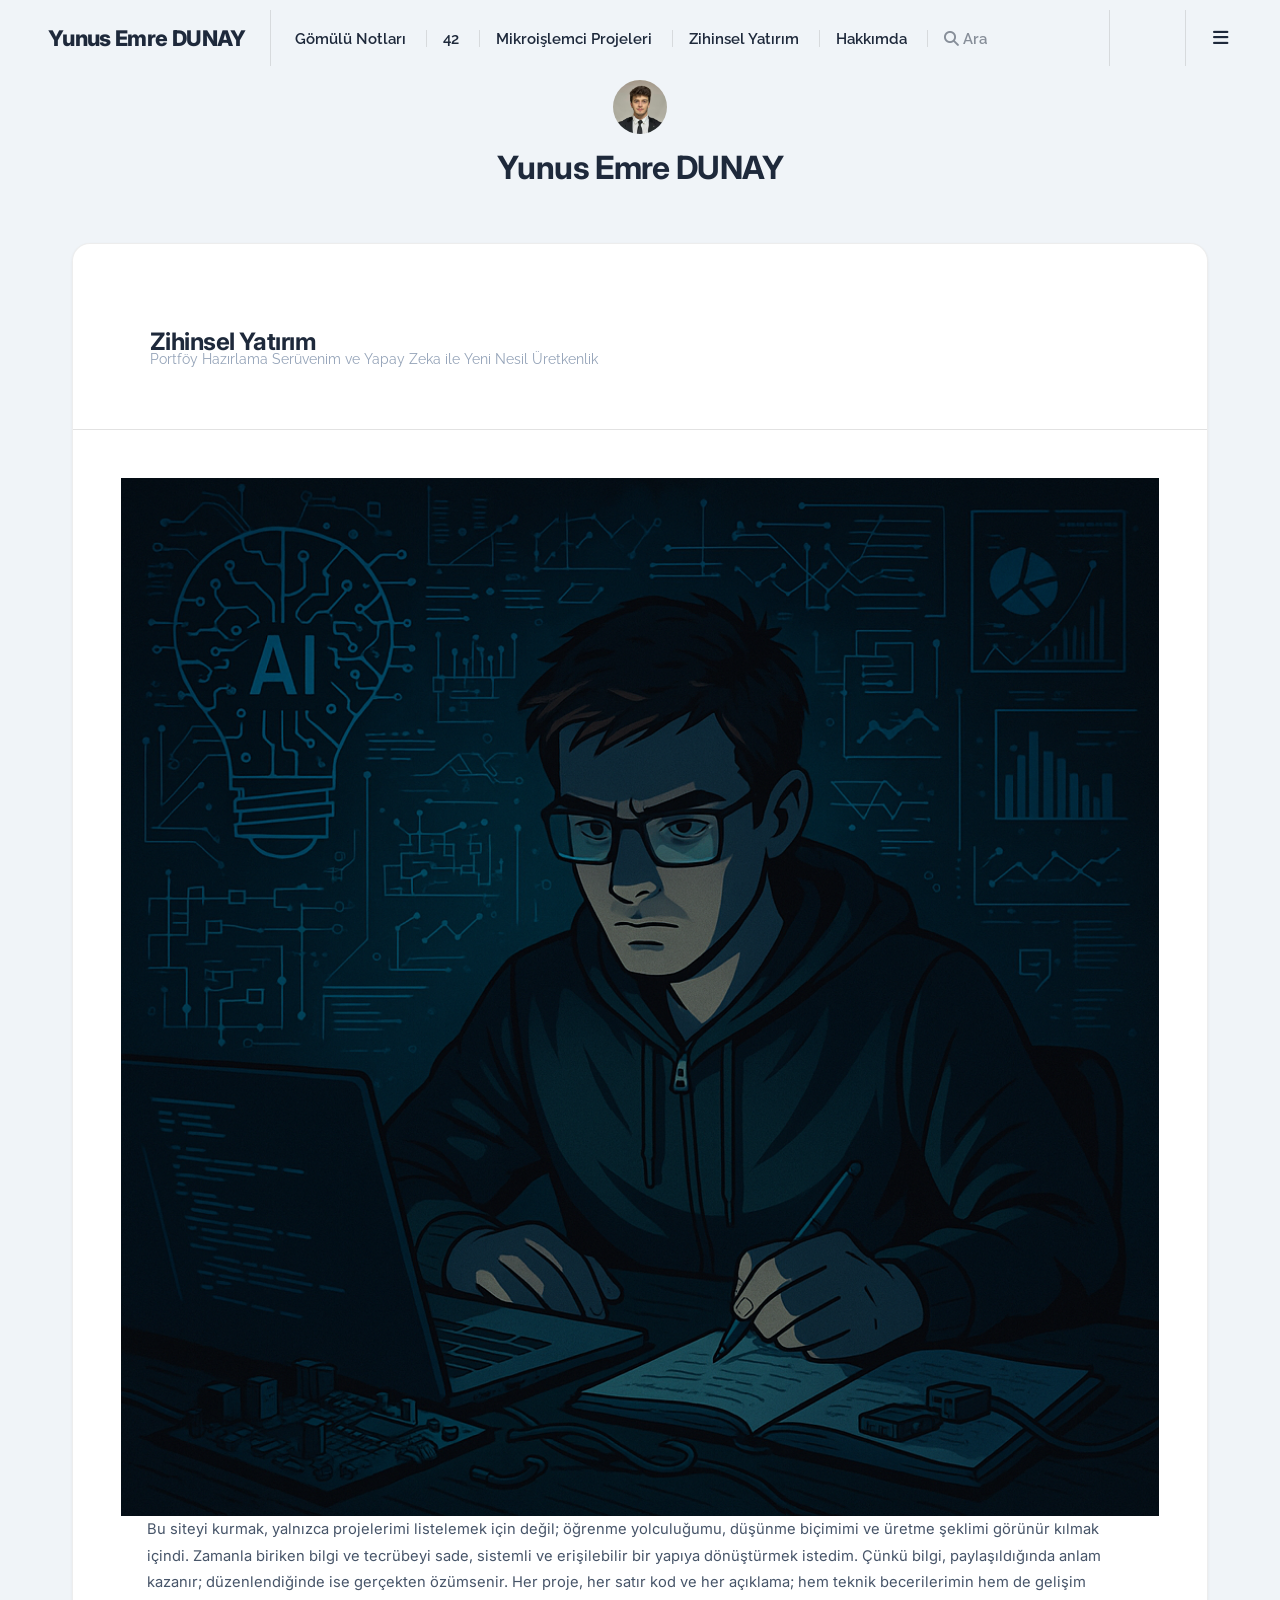
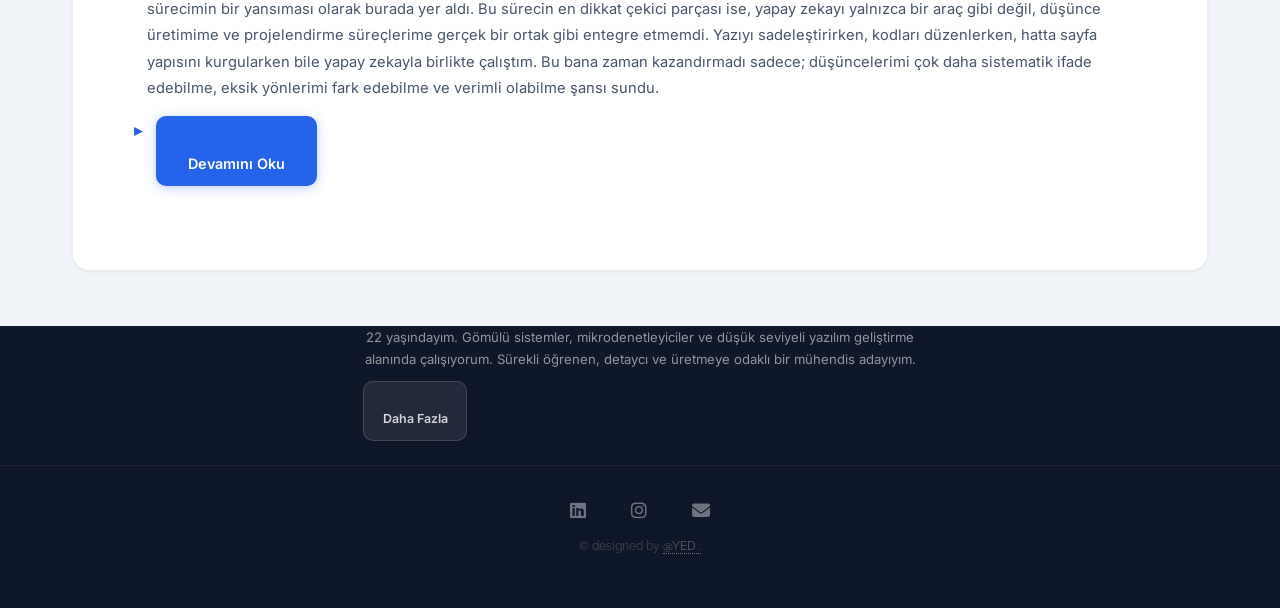
<file: mind.html>
<!DOCTYPE HTML>
<html lang="tr">

<head>
	<title>Yunus Emre DUNAY</title>
	<meta charset="utf-8" />
	<meta name="viewport" content="width=device-width, initial-scale=1, user-scalable=no" />
	<link rel="stylesheet" href="assets/css/main.css" />
	<link rel="stylesheet" href="assets/css/override.css" />
	<link rel="stylesheet" href="https://cdnjs.cloudflare.com/ajax/libs/font-awesome/6.5.0/css/all.min.css" />
</head>

<body class="is-preload">

	<!-- Wrapper -->
	<div id="wrapper">

		<!-- Header -->
		<header id="header">
			<h1><a href="index.html">Yunus Emre DUNAY</a></h1>
			<nav class="links">
				<ul>
					<li><a href="embedded.html">Gömülü Notları</a></li>
					<li><a href="forty_two.html">42</a></li>
					<li><a href="mcu.html">Mikroişlemci Projeleri</a></li>
					<li><a href="mind.html">Zihinsel Yatırım</a></li>
					<li><a href="about.html">Hakkımda</a></li>
				</ul>
			</nav>
			<nav class="main">
				<ul>
					<li class="menu">
						<a class="fa-bars" href="#menu">Menu</a>
					</li>
				</ul>
			</nav>

		</header>

		<!-- Menu -->
		<section id="menu">
			<!-- Links -->
			<section>
				<ul class="links">
					<li>
						<a href="embedded.html">
							<h3>Gömülü Notları</h3>
							<p>Hafta hafta yüklediğim teorik ve pratik notlar</p>
						</a>
					</li>
					<li>
						<a href="forty_two.html">
							<h3>42</h3>
							<p>[C / C++ / Sanal Makineler / Soketler / Docker ve daha fazlası...]</p>
						</a>
					</li>
					<li>
						<a href="mcu.html">
							<h3>Mikroişlemci Projeleri</h3>
							<p>STM32 ve Tiva Stellaris ile tasarladığım projeler</p>
						</a>
					</li>
					<li>
						<a href="mind.html">
							<h3>Zihinsel Yatırım</h3>
							<p>Podcast, kitap ve bireysel gelişim odaklı bilimsel paylaşımlar</p>
						</a>
					</li>
					<li>
						<a href="about.html">
							<h3>Hakkımda</h3>
							<p>Benim hakkımda daha fazla bilgi</p>
						</a>
					</li>
				</ul>
			</section>
		</section>

		<!-- Main -->
		<div id="main">
			<!-- Mind Investment Post -->
			<article class="post">
				<header>
					<div class="title">
						<h2><a>Zihinsel Yatırım</a></h2>
						<p>Portföy Hazırlama Serüvenim ve Yapay Zeka ile Yeni Nesil Üretkenlik</p>
					</div>
				</header>
				<a class="image featured"><img src="images/mind.png" alt="Mind Investment" /></a>
				<p>
					Bu siteyi kurmak, yalnızca projelerimi listelemek için değil; öğrenme yolculuğumu, düşünme biçimimi
					ve üretme şeklimi görünür kılmak içindi. Zamanla biriken bilgi ve tecrübeyi sade, sistemli ve
					erişilebilir bir yapıya dönüştürmek istedim. Çünkü bilgi, paylaşıldığında anlam kazanır;
					düzenlendiğinde ise gerçekten özümsenir. Her proje, her satır kod ve her açıklama; hem teknik
					becerilerimin hem de gelişim sürecimin bir yansıması olarak burada yer aldı.
					Bu sürecin en dikkat çekici parçası ise, yapay zekayı yalnızca bir araç gibi değil, düşünce
					üretimime ve projelendirme süreçlerime gerçek bir ortak gibi entegre etmemdi. Yazıyı
					sadeleştirirken, kodları düzenlerken, hatta sayfa yapısını kurgularken bile yapay zekayla birlikte
					çalıştım. Bu bana zaman kazandırmadı sadece; düşüncelerimi çok daha sistematik ifade edebilme, eksik
					yönlerimi fark edebilme ve verimli olabilme şansı sundu.
				</p>
				<footer>
					<ul class="actions">
						<li><a href="#mind-details" class="button large">Devamını Oku</a></li>
					</ul>
				</footer>
			</article>

			<article id="mind-details" class="post" style="display: none;">
				<header>
					<div class="title">
						<h2>Zihinsel Yatırım - Felsefi ve Teknik Arkaplan</h2>
					</div>
				</header>
				<p>
					Artık bilgiye ulaşmak çocuk oyuncağı. Google, YouTube, ChatGPT, GitHub… Ama asıl mesele o bilgiyi
					gerçekten içselleştirip, üretilebilir ve aktarılabilir hâle getirebilmekte. Ben de tam olarak bu
					sebeple bu portföyü hazırladım. Sadece “ben şunları yaptım” demek için değil; “bu işleri nasıl
					yaptım, neler öğrendim, neleri denedim ve neden böyle yaptım”ı göstermek için.

					Yapay zekayı neden bu kadar yoğun kullandım? Çünkü beni hızlandırdı. Daha odaklı düşünmemi, dağınık
					fikirleri toparlamamı, bazı şeyleri daha kısa sürede denememi sağladı. Ama ondan daha önemlisi,
					düşünce akışımda bana bir eşlikçi oldu. Özellikle yalnız çalışırken — ki çoğu zaman öyle oluyor — bu
					destek, bazen bir fikir arkadaşına dönüşebiliyor. Gerçekten düşündüğümde bu siteyi büyük oranda
					birlikte inşa ettik diyebilirim.

					Bir şeyi üretmek, sonra onu dokümante etmek ve bunu sistemli bir yapıya oturtmak; işte bu zaten
					başlı başına bir eğitim süreci. Her satırda kendini daha iyi tanıyorsun, her tasarım kararında "ben
					nasıl biriyim?" sorusuna biraz daha cevap veriyorsun. Bu portföy benim için böyle bir süreçti.

					Ve bir son söz: Eğer bir şeyler öğreniyorsan, geliştiriyorsan, yazıyorsan, çiziyorsan, görünür kıl.
					Kendi gelişiminin tanığı olmak büyük bir motivasyon kaynağı. Bir de senin gibi düşünen bir başkası
					belki oradan ilham alır. Zaten güzel olan şeyler, hep böyle zincirleme başlar.
				</p>
			</article>

			<script>
				// "Devamını Oku" tıklandığında detaylı içerik gösterilsin
				document.addEventListener("DOMContentLoaded", function () {
					document.querySelectorAll('a[href="#tiva-c-details"], a[href="#mind-details"]').forEach(function (link) {
						link.addEventListener("click", function (event) {
							event.preventDefault();
							var detay = document.getElementById(link.getAttribute('href').substring(1));
							if (detay.style.display === "none") {
								detay.style.display = "block";
								link.textContent = "Kapat";
							} else {
								detay.style.display = "none";
								link.textContent = "Devamını Oku";
							}
						});
					});
				});
			</script>


			<!-- Pagination -->
			<!-- <ul class="actions pagination">
				<li><a href="" class="disabled button large previous">Önceki Sayfa</a></li>
				<li><a href="" class="disabled button large next">Sonraki Sayfa</a></li>
			</ul> -->

		</div>

		<!-- Sidebar -->
		<section id="sidebar">

			<!-- Intro -->
			<section id="intro">
				<a href="#" class="logo"><img src="images/YED.jpeg" alt="" /></a>
				<header>
					<h2>Yunus Emre DUNAY</h2>
				</header>
			</section>

			<!-- About -->
			<section class="blurb">
				<h2>Hakkımda</h2>
				<p>22 yaşındayım. Gömülü sistemler, mikrodenetleyiciler ve düşük seviyeli yazılım geliştirme alanında
					çalışıyorum. Sürekli öğrenen, detaycı ve üretmeye odaklı bir mühendis adayıyım.</p>
				<ul class="actions">
					<li><a href="about.html" class="button">Daha Fazla</a></li>
				</ul>
			</section>

			<!-- Footer -->
			<section id="footer">
				<ul class="icons" style="text-align: center;">
					<li><a href="https://www.linkedin.com/in/yunusemredunay/" class="icon brands fa-linkedin"
							target="_blank" style="font-size: 24px;"><span class="label">LinkedIn</span></a></li>
					<li><a href="https://www.instagram.com/yunusemredunay/" class="icon brands fa-instagram"
							target="_blank" style="font-size: 24px;"><span class="label">Instagram</span></a></li>
					<li><a href="mailto:yunus.emre.dunay@gmail.com" class="icon solid fa-envelope" style="font-size: 24px;"><span
								class="label">Email</span></a></li>
				</ul>
				<p class="copyright" style="text-align: center;">&copy; designed by <a href="about.html">@YED .</a></p>
			</section>

		</section>

	</div>

	<!-- Scripts -->
	<script src="assets/js/jquery.min.js"></script>
	<script src="assets/js/browser.min.js"></script>
	<script src="assets/js/breakpoints.min.js"></script>
	<script src="assets/js/util.js"></script>
	<script src="assets/js/main.js"></script>

	<script src="assets/js/site.js"></script>
</body>

</html>
</file>
<file: assets/css/override.css>
/* ═══════════════════════════════════════════════════════════
   YED Premium Theme v4
   Edge-to-edge footer, auto-hide header, dense layout
   ═══════════════════════════════════════════════════════════ */

@import url('https://fonts.googleapis.com/css2?family=Inter:wght@300;400;500;600;700;800&display=swap');

/* ─── TOKENS ──────────────────────────────────────────────── */
:root {
    --bg-page:       #f0f4f8;
    --bg-card:       #ffffff;
    --bg-footer:     #0f172a;
    --accent:        #2563eb;
    --accent-light:  #3b82f6;
    --accent-glow:   rgba(37, 99, 235, 0.12);
    --accent-hover:  #1d4ed8;
    --text-primary:  #1e293b;
    --text-body:     #475569;
    --text-muted:    #94a3b8;
    --border:        rgba(0, 0, 0, 0.07);
    --shadow-sm:     0 1px 3px rgba(0,0,0,0.06);
    --shadow-md:     0 4px 20px rgba(0,0,0,0.08);
    --shadow-lg:     0 12px 40px rgba(0,0,0,0.12);
    --radius:        14px;
    --radius-lg:     18px;
    --transition:    0.3s cubic-bezier(0.4, 0, 0.2, 1);
}

/* ─── GLOBAL RESET ────────────────────────────────────────── */
html, body {
    margin: 0 !important;
    padding: 0 !important;
    overflow-x: hidden;
}

body {
    background: var(--bg-page) !important;
    font-family: 'Inter', -apple-system, BlinkMacSystemFont, 'Segoe UI', sans-serif !important;
    color: var(--text-body) !important;
    -webkit-font-smoothing: antialiased;
    -moz-osx-font-smoothing: grayscale;
}

body, input, select, textarea {
    font-family: 'Inter', -apple-system, sans-serif !important;
    color: var(--text-body) !important;
}

h1, h2, h3, h4, h5, h6 {
    font-family: 'Inter', -apple-system, sans-serif !important;
    color: var(--text-primary) !important;
    font-weight: 700 !important;
    letter-spacing: -0.02em !important;
    text-transform: none !important;
}

a:hover { color: var(--accent) !important; }
strong, b { color: var(--text-primary) !important; }
p { line-height: 1.75 !important; color: var(--text-body) !important; }

/* ═══════════════════════════════════════════════════════════
   LAYOUT
   ═══════════════════════════════════════════════════════════ */

#wrapper {
    display: flex !important;
    flex-direction: column !important;
    max-width: 100% !important;
    width: 100% !important;
    min-height: 100vh !important;
    margin: 0 !important;
    padding: 0 !important;
}

#main {
    width: 100% !important;
    max-width: 1200px !important;
    margin: 0 auto !important;
    padding: 1.8em 2em !important;
    float: none !important;
    flex: 1 !important;
}

@media screen and (min-width: 1500px) {
    #main { max-width: 1360px !important; }
}

/* ═══════════════════════════════════════════════════════════
   HEADER — Transparent → Shadow on scroll → Hides on scroll down
   ═══════════════════════════════════════════════════════════ */

#header {
    background: transparent !important;
    backdrop-filter: none !important;
    -webkit-backdrop-filter: none !important;
    border-bottom: none !important;
    box-shadow: none !important;
    position: fixed !important;
    top: 0 !important;
    left: 0 !important;
    right: 0 !important;
    z-index: 1000 !important;
    transition: transform 0.4s cubic-bezier(0.4, 0, 0.2, 1),
                background 0.3s ease,
                box-shadow 0.3s ease,
                backdrop-filter 0.3s ease !important;
    padding: 0.6em 1.5em !important;
}

/* State: user scrolled down → solid background */
#header.header-solid {
    background: rgba(255, 255, 255, 0.95) !important;
    backdrop-filter: blur(20px) saturate(180%) !important;
    -webkit-backdrop-filter: blur(20px) saturate(180%) !important;
    box-shadow: 0 1px 20px rgba(0,0,0,0.06) !important;
    border-bottom: 1px solid var(--border) !important;
}

/* State: user scrolling down → hide */
#header.header-hidden {
    transform: translateY(-100%) !important;
}

/* Bigger nav text */
#header h1 a {
    color: var(--text-primary) !important;
    font-weight: 800 !important;
    letter-spacing: -0.03em !important;
    font-size: 1.35em !important;
}

#header nav.links a {
    color: var(--text-primary) !important;
    font-weight: 600 !important;
    font-size: 0.95em !important;
    letter-spacing: 0 !important;
    text-transform: none !important;
    transition: color var(--transition) !important;
    position: relative !important;
}

#header nav.links a::after {
    content: '' !important;
    position: absolute !important;
    bottom: -4px !important;
    left: 50% !important;
    width: 0 !important;
    height: 2.5px !important;
    background: var(--accent) !important;
    transition: width 0.3s ease, left 0.3s ease !important;
    border-radius: 2px !important;
}

#header nav.links a:hover::after {
    width: 100% !important;
    left: 0 !important;
}

#header nav.links a:hover {
    color: var(--accent) !important;
}

#header nav.main a {
    color: var(--text-primary) !important;
    font-size: 1.1em !important;
}

/* Push content below fixed header */
#main {
    padding-top: 5em !important;
}

/* ─── POST CARDS — Dense, full-width ──────────────────────── */
article.post {
    background: var(--bg-card) !important;
    border-radius: var(--radius-lg) !important;
    box-shadow: var(--shadow-sm) !important;
    border: 1px solid var(--border) !important;
    overflow: hidden;
    transition: box-shadow 0.4s ease, transform 0.4s ease !important;
    margin-bottom: 1.6em !important;
}

article.post:hover {
    box-shadow: var(--shadow-md) !important;
    transform: translateY(-4px);
}

article.post > header {
    padding: 1.4em 1.8em 0.3em !important;
}

article.post > header .title h2 {
    font-size: 1.5em !important;
    font-weight: 700 !important;
    letter-spacing: -0.02em !important;
    margin-bottom: 0.15em !important;
    line-height: 1.3 !important;
}

article.post > header .title h2 a {
    color: var(--text-primary) !important;
    transition: color var(--transition) !important;
    border-bottom: none !important;
}

article.post > header .title h2 a:hover { color: var(--accent) !important; }

article.post > header .title p {
    color: var(--text-muted) !important;
    font-size: 0.88em !important;
    font-weight: 400 !important;
    letter-spacing: 0 !important;
    text-transform: none !important;
    margin-bottom: 0 !important;
}

article.post > header .meta time {
    color: var(--text-muted) !important;
    font-weight: 500 !important;
    font-size: 0.82em !important;
}

/* Post images */
article.post .image.featured {
    margin: 0 !important;
    overflow: hidden !important;
}

article.post .image.featured img {
    border-radius: 0 !important;
    width: 100% !important;
    display: block !important;
    transition: transform 0.6s cubic-bezier(0.25, 0.46, 0.45, 0.94) !important;
}

article.post:hover .image.featured img {
    transform: scale(1.04);
}

/* Post body — tighter padding */
article.post > p,
article.post section.post p {
    padding: 0 1.8em !important;
    color: var(--text-body) !important;
    font-size: 0.92em !important;
    line-height: 1.8 !important;
    margin-bottom: 1em !important;
}

article.post > footer {
    padding: 0 1.8em 1.4em !important;
}

/* ─── BUTTONS ─────────────────────────────────────────────── */
.button,
input[type="submit"],
input[type="reset"],
input[type="button"] {
    background: var(--accent) !important;
    color: #fff !important;
    border: none !important;
    border-radius: 10px !important;
    font-weight: 600 !important;
    font-family: 'Inter', sans-serif !important;
    text-transform: none !important;
    letter-spacing: 0 !important;
    padding: 0.8em 2em !important;
    font-size: 0.86em !important;
    box-shadow: 0 2px 12px rgba(37,99,235,0.3) !important;
    transition: all var(--transition) !important;
    cursor: pointer;
    position: relative !important;
    overflow: hidden !important;
}

.button:hover,
input[type="submit"]:hover {
    background: var(--accent-hover) !important;
    color: #fff !important;
    box-shadow: 0 6px 24px rgba(37,99,235,0.4) !important;
    transform: translateY(-2px);
}

.button:active { transform: scale(0.97) translateY(0) !important; }

.button.large { padding: 0.9em 2.2em !important; font-size: 0.9em !important; }

/* ═══════════════════════════════════════════════════════════
   FOOTER — Edge-to-edge, NO white gaps
   ═══════════════════════════════════════════════════════════ */

#sidebar {
    width: 100vw !important;
    max-width: 100vw !important;
    margin: 0 !important;
    margin-left: calc(-50vw + 50%) !important;
    padding: 0 !important;
    position: relative !important;
    float: none !important;
    display: block !important;
    order: 99 !important;
    background: var(--bg-footer) !important;
    border: none !important;
    text-align: center !important;
    min-height: auto !important;
    height: auto !important;
    box-sizing: border-box !important;
}

/* Also kill any wrapper margin/padding that creates gaps */
#wrapper {
    overflow: hidden !important;
}

/* Avatar + Name row */
#sidebar #intro {
    padding: 2.5em 2em 1em !important;
    display: flex !important;
    flex-direction: row !important;
    align-items: center !important;
    justify-content: center !important;
    gap: 1.2em !important;
}

#sidebar #intro .logo,
#intro .logo {
    display: inline-block !important;
    margin: 0 !important;
    flex-shrink: 0 !important;
    border: none !important;
    overflow: visible !important;
    width: auto !important;
    height: auto !important;
    background: none !important;
    padding: 0 !important;
}

/* KILL the white SVG diamond/triangle pseudo-element */
#sidebar #intro .logo::before,
#sidebar #intro .logo::after,
#intro .logo::before,
#intro .logo::after,
#sidebar .logo::before,
#sidebar .logo::after {
    display: none !important;
    content: none !important;
    background: none !important;
    background-image: none !important;
    width: 0 !important;
    height: 0 !important;
}

/* Clean circle avatar — NO border, no frame whatsoever */
#sidebar #intro .logo img,
#intro .logo img {
    width: 54px !important;
    height: 54px !important;
    border-radius: 50% !important;
    object-fit: cover !important;
    border: none !important;
    box-shadow: none !important;
    outline: none !important;
    margin: 0 !important;
    display: block !important;
}

#sidebar #intro header { text-align: left !important; }

#sidebar #intro h2 {
    color: #fff !important;
    font-size: 1.15em !important;
    margin: 0 !important;
    font-weight: 700 !important;
}

/* Blurb text */
#sidebar .blurb {
    padding: 0 2em 1em !important;
    text-align: center !important;
    max-width: 650px !important;
    margin: 0 auto !important;
}

#sidebar .blurb h2 { display: none !important; }

#sidebar .blurb p {
    color: rgba(255,255,255,0.55) !important;
    font-size: 0.82em !important;
    text-align: center !important;
    line-height: 1.7 !important;
    margin-bottom: 0.8em !important;
}

#sidebar .blurb .actions { margin: 0 !important; }

#sidebar .blurb .button {
    background: rgba(255,255,255,0.08) !important;
    color: rgba(255,255,255,0.8) !important;
    border: 1px solid rgba(255,255,255,0.15) !important;
    box-shadow: none !important;
    font-size: 0.78em !important;
    padding: 0.6em 1.5em !important;
}

#sidebar .blurb .button:hover {
    background: rgba(255,255,255,0.15) !important;
    color: #fff !important;
}

/* Social icons */
#sidebar #footer,
#sidebar section#footer {
    padding: 1em 2em 1.8em !important;
    text-align: center !important;
    border-top: 1px solid rgba(255,255,255,0.06) !important;
    max-width: 100% !important;
    margin: 0 !important;
}

#sidebar #footer .icons,
section#footer .icons {
    display: flex !important;
    justify-content: center !important;
    gap: 1.8em !important;
    list-style: none !important;
    padding: 0.8em 0 0.6em !important;
    margin: 0 !important;
}

#sidebar #footer .icons a,
section#footer .icons a {
    color: rgba(255,255,255,0.4) !important;
    font-size: 18px !important;
    transition: color 0.3s ease, transform 0.3s ease !important;
    border-bottom: none !important;
}

#sidebar #footer .icons a:hover,
section#footer .icons a:hover {
    color: var(--accent-light) !important;
    transform: scale(1.2) !important;
}

#sidebar #footer .copyright,
#sidebar .copyright,
section#footer .copyright {
    color: rgba(255,255,255,0.2) !important;
    font-size: 0.72em !important;
    text-align: center !important;
    letter-spacing: 0 !important;
    text-transform: none !important;
}

#sidebar #footer .copyright a,
section#footer .copyright a { color: rgba(255,255,255,0.3) !important; }

/* Standalone footer (about page etc) */
body > section#footer,
body > div + section#footer {
    background: var(--bg-footer) !important;
    padding: 1.5em 2em !important;
    margin: 0 !important;
    text-align: center !important;
}

body > section#footer .icons a {
    color: rgba(255,255,255,0.4) !important;
    border-bottom: none !important;
}

body > section#footer .icons a:hover { color: var(--accent-light) !important; }

body > section#footer .copyright {
    color: rgba(255,255,255,0.2) !important;
    letter-spacing: 0 !important;
    text-transform: none !important;
}

/* ─── MENU (mobile) ───────────────────────────────────────── */
#menu {
    background: #fff !important;
    color: var(--text-body) !important;
    box-shadow: var(--shadow-lg) !important;
}

#menu .links a h3 { color: var(--text-primary) !important; }
#menu .links a p { color: var(--text-muted) !important; }
#menu .links a:hover h3 { color: var(--accent) !important; }

/* ─── PAGINATION ──────────────────────────────────────────── */
.pagination .button,
.actions.pagination .button {
    background: var(--bg-card) !important;
    color: var(--text-primary) !important;
    border: 1px solid var(--border) !important;
    box-shadow: var(--shadow-sm) !important;
}

.pagination .button:hover,
.actions.pagination .button:hover {
    background: var(--accent) !important;
    color: #fff !important;
    border-color: var(--accent) !important;
}

.pagination .button.disabled,
.actions.pagination .button.disabled { opacity: 0.3 !important; pointer-events: none; }

/* ─── INFO CARDS ──────────────────────────────────────────── */
.info-cards > div {
    background: var(--bg-card) !important;
    border: 1px solid var(--border) !important;
    border-radius: var(--radius) !important;
    box-shadow: var(--shadow-sm) !important;
    transition: all var(--transition) !important;
}

.info-cards > div:hover { box-shadow: var(--shadow-md) !important; transform: translateY(-2px) !important; }
.info-cards a { color: var(--accent) !important; font-weight: 500 !important; }

/* ─── CV ──────────────────────────────────────────────────── */
.cv-header h2 {
    font-size: clamp(1.5em, 4vw, 2em) !important;
    font-weight: 800 !important;
    background: linear-gradient(135deg, var(--accent) 0%, #7c3aed 100%);
    -webkit-background-clip: text; -webkit-text-fill-color: transparent; background-clip: text;
}

.cv-header p { color: var(--text-muted) !important; font-weight: 500 !important; }

#cv h3 {
    color: var(--accent) !important; font-size: 1.05em !important; font-weight: 700 !important;
    border-bottom: 2px solid var(--accent-glow); padding-bottom: 0.4em; margin-bottom: 0.8em;
}

/* ─── LISTS ───────────────────────────────────────────────── */
article.post ul li, #cv ul li {
    position: relative; padding-left: 1.4em; margin-bottom: 0.4em; color: var(--text-body) !important;
}

article.post ul li::before, #cv ul li::before {
    content: '▸'; position: absolute; left: 0; color: var(--accent); font-weight: 700; font-size: 1em;
}

/* ─── IMAGES ──────────────────────────────────────────────── */
.image.featured { overflow: hidden; }
span.image.featured { border-radius: var(--radius-lg) !important; overflow: hidden; box-shadow: var(--shadow-md) !important; }
span.image.featured img { border-radius: var(--radius-lg) !important; }

/* ═══════════════════════════════════════════════════════════
   SEARCH MODAL
   ═══════════════════════════════════════════════════════════ */

.search-overlay {
    position: fixed; inset: 0;
    background: rgba(15,23,42,0.6); backdrop-filter: blur(12px);
    z-index: 9998; opacity: 0; pointer-events: none; transition: opacity 0.3s ease;
}
.search-overlay.active { opacity: 1; pointer-events: all; }

.search-modal {
    position: fixed; top: 10vh; left: 50%;
    transform: translateX(-50%) scale(0.92);
    width: min(92vw, 680px); background: #fff;
    border-radius: var(--radius-lg);
    box-shadow: 0 32px 100px rgba(0,0,0,0.25);
    z-index: 9999; opacity: 0; pointer-events: none;
    transition: all 0.35s cubic-bezier(0.34, 1.56, 0.64, 1); overflow: hidden;
}
.search-modal.active { opacity: 1; pointer-events: all; transform: translateX(-50%) scale(1); }

.search-modal-input-wrap {
    display: flex; align-items: center; padding: 1.1em 1.4em;
    border-bottom: 1px solid var(--border); gap: 0.8em;
}
.search-modal-input-wrap .search-icon { color: var(--accent); font-size: 1.1em; flex-shrink: 0; }
.search-modal-input-wrap input {
    flex: 1; border: none !important; outline: none !important;
    font-size: 1.1em !important; font-family: 'Inter', sans-serif !important;
    color: var(--text-primary) !important; background: transparent !important;
    padding: 0.4em 0 !important; box-shadow: none !important;
}
.search-modal-input-wrap input::placeholder { color: var(--text-muted); }
.search-modal-input-wrap .search-kbd {
    background: var(--bg-page); border: 1px solid var(--border); border-radius: 6px;
    padding: 3px 10px; font-size: 0.72em; color: var(--text-muted); font-weight: 500;
}

.search-results { max-height: 55vh; overflow-y: auto; padding: 0.3em 0; }
.search-result-item {
    display: flex; align-items: center; gap: 1em; padding: 0.7em 1.4em;
    cursor: pointer; transition: background 0.15s ease; border-bottom: none !important;
}
.search-result-item:hover { background: var(--bg-page); }
.search-result-item img { width: 52px; height: 52px; border-radius: 10px; object-fit: cover; flex-shrink: 0; box-shadow: var(--shadow-sm); }
.search-result-info { flex: 1; min-width: 0; }
.search-result-title { font-weight: 600; color: var(--text-primary); font-size: 0.92em; white-space: nowrap; overflow: hidden; text-overflow: ellipsis; }
.search-result-subtitle { font-size: 0.8em; color: var(--text-muted); white-space: nowrap; overflow: hidden; text-overflow: ellipsis; margin-top: 2px; }
.search-result-badge { background: var(--accent-glow); color: var(--accent); font-size: 0.7em; font-weight: 600; padding: 3px 10px; border-radius: 20px; white-space: nowrap; flex-shrink: 0; }
.search-no-results { text-align: center; padding: 2.5em; color: var(--text-muted); font-size: 0.92em; }
.search-hint { text-align: center; padding: 2em; color: var(--text-muted); font-size: 0.85em; }

/* ─── SCROLLBAR ───────────────────────────────────────────── */
::-webkit-scrollbar { width: 5px; }
::-webkit-scrollbar-track { background: transparent; }
::-webkit-scrollbar-thumb { background: #cbd5e1; border-radius: 3px; }
::-webkit-scrollbar-thumb:hover { background: #94a3b8; }

::selection { background: var(--accent); color: #fff; }

/* ═══════════════════════════════════════════════════════════
   ANIMATIONS
   ═══════════════════════════════════════════════════════════ */

@media (prefers-reduced-motion: no-preference) {
    article.post { opacity: 0; transform: translateY(30px); }

    article.post.is-visible {
        animation: cardIn 0.65s cubic-bezier(0.22, 1, 0.36, 1) forwards;
    }
    article.post:nth-child(2).is-visible { animation-delay: 0.06s; }
    article.post:nth-child(3).is-visible { animation-delay: 0.12s; }
    article.post:nth-child(4).is-visible { animation-delay: 0.18s; }
    article.post:nth-child(5).is-visible { animation-delay: 0.24s; }
    article.post:nth-child(6).is-visible { animation-delay: 0.3s; }
    article.post:nth-child(7).is-visible { animation-delay: 0.36s; }
    article.post:nth-child(8).is-visible { animation-delay: 0.42s; }

    @keyframes cardIn {
        from { opacity: 0; transform: translateY(30px); }
        to   { opacity: 1; transform: translateY(0); }
    }

    /* Continuous micro-float */
    article.post.is-visible {
        animation: cardIn 0.65s cubic-bezier(0.22,1,0.36,1) forwards,
                   microFloat 8s ease-in-out 1.5s infinite;
    }
    @keyframes microFloat {
        0%, 100% { transform: translateY(0); }
        50%      { transform: translateY(-2px); }
    }

    /* Footer */
    #sidebar { opacity: 0; transform: translateY(15px); }
    #sidebar.is-visible { animation: slideUp 0.5s ease forwards; }
    @keyframes slideUp {
        from { opacity: 0; transform: translateY(15px); }
        to   { opacity: 1; transform: translateY(0); }
    }

    /* Page load */
    #main { animation: fadeIn 0.5s ease forwards; }
    @keyframes fadeIn { from { opacity: 0; } to { opacity: 1; } }
}

/* ─── RESPONSIVE ──────────────────────────────────────────── */
@media screen and (max-width: 980px) {
    #main { padding: 4.5em 1em 1.2em !important; }
    article.post { border-radius: var(--radius) !important; }
    #sidebar #intro { flex-direction: column !important; gap: 0.5em !important; }
    #sidebar #intro header { text-align: center !important; }
    #header h1 a { font-size: 1.15em !important; }
    #header nav.links a { font-size: 0.85em !important; }
}

@media screen and (max-width: 736px) {
    #main { padding: 4em 0.6em 0.8em !important; }
    article.post { border-radius: 12px !important; margin-bottom: 1em !important; }
    article.post > header { padding: 1em 1.2em 0.3em !important; }
    article.post > p, article.post section.post p { padding: 0 1.2em !important; }
    article.post > footer { padding: 0 1.2em 1em !important; }
    .button.large { padding: 0.75em 1.6em !important; font-size: 0.85em !important; }
    #header h1 a { font-size: 1em !important; }
}
</file>
<file: assets/css/main.css>
@import url(fontawesome-all.min.css);
@import url("https://fonts.googleapis.com/css?family=Source+Sans+Pro:400,700|Raleway:400,800,900");

/*
	Yunus Emre DUNAY by HTML5 UP
	html5up.net | @ajlkn
	Free for personal and commercial use under the CCA 3.0 license (html5up.net/license)
*/

html, body, div, span, applet, object,
iframe, h1, h2, h3, h4, h5, h6, p, blockquote,
pre, a, abbr, acronym, address, big, cite,
code, del, dfn, em, img, ins, kbd, q, s, samp,
small, strike, strong, sub, sup, tt, var, b,
u, i, center, dl, dt, dd, ol, ul, li, fieldset,
form, label, legend, table, caption, tbody,
tfoot, thead, tr, th, td, article, aside,
canvas, details, embed, figure, figcaption,
footer, header, hgroup, menu, nav, output, ruby,
section, summary, time, mark, audio, video {
	margin: 0;
	padding: 0;
	border: 0;
	font-size: 100%;
	font: inherit;
	vertical-align: baseline;}

article, aside, details, figcaption, figure,
footer, header, hgroup, menu, nav, section {
	display: block;}

body {
	line-height: 1;
}

ol, ul {
	list-style: none;
}

blockquote, q {
	quotes: none;
}

	blockquote:before, blockquote:after, q:before, q:after {
		content: '';
		content: none;
	}

table {
	border-collapse: collapse;
	border-spacing: 0;
}

body {
	-webkit-text-size-adjust: none;
}

mark {
	background-color: transparent;
	color: inherit;
}

input::-moz-focus-inner {
	border: 0;
	padding: 0;
}

input, select, textarea {
	-moz-appearance: none;
	-webkit-appearance: none;
	-ms-appearance: none;
	appearance: none;
}

/* Basic */

	@-ms-viewport {
		width: device-width;
	}

	body {
		-ms-overflow-style: scrollbar;
	}

	@media screen and (max-width: 480px) {

		html, body {
			min-width: 320px;
		}

	}

	html {
		box-sizing: border-box;
	}

	*, *:before, *:after {
		box-sizing: inherit;
	}

	body {
		background: #f4f4f4;
	}

		body.is-preload *, body.is-preload *:before, body.is-preload *:after {
			-moz-animation: none !important;
			-webkit-animation: none !important;
			-ms-animation: none !important;
			animation: none !important;
			-moz-transition: none !important;
			-webkit-transition: none !important;
			-ms-transition: none !important;
			transition: none !important;
		}

/* Type */

	body, input, select, textarea {
		color: #646464;
		font-family: "Source Sans Pro", Helvetica, sans-serif;
		font-size: 14pt;
		font-weight: 400;
		line-height: 1.75;
	}

		@media screen and (max-width: 1680px) {

			body, input, select, textarea {
				font-size: 12pt;
			}

		}

		@media screen and (max-width: 1280px) {

			body, input, select, textarea {
				font-size: 12pt;
			}

		}

		@media screen and (max-width: 980px) {

			body, input, select, textarea {
				font-size: 12pt;
			}

		}

		@media screen and (max-width: 736px) {

			body, input, select, textarea {
				font-size: 12pt;
			}

		}

		@media screen and (max-width: 480px) {

			body, input, select, textarea {
				font-size: 12pt;
			}

		}

	a {
		-moz-transition: color 0.2s ease, border-bottom-color 0.2s ease;
		-webkit-transition: color 0.2s ease, border-bottom-color 0.2s ease;
		-ms-transition: color 0.2s ease, border-bottom-color 0.2s ease;
		transition: color 0.2s ease, border-bottom-color 0.2s ease;
		border-bottom: dotted 1px rgba(160, 160, 160, 0.65);
		color: inherit;
		text-decoration: none;
	}

		a:before {
			-moz-transition: color 0.2s ease;
			-webkit-transition: color 0.2s ease;
			-ms-transition: color 0.2s ease;
			transition: color 0.2s ease;
		}

		a:hover {
			border-bottom-color: transparent;
			color: #2ebaae !important;
		}

			a:hover:before {
				color: #2ebaae !important;
			}

	strong, b {
		color: #3c3b3b;
		font-weight: 700;
	}

	em, i {
		font-style: italic;
	}

	p {
		margin: 0 0 2em 0;
	}

	h1, h2, h3, h4, h5, h6 {
		color: #3c3b3b;
		font-family: "Raleway", Helvetica, sans-serif;
		font-weight: 800;
		letter-spacing: 0.25em;
		line-height: 1.65;
		margin: 0 0 1em 0;
		text-transform: uppercase;
	}

		h1 a, h2 a, h3 a, h4 a, h5 a, h6 a {
			color: inherit;
			border-bottom: 0;
		}

	h2 {
		font-size: 1.1em;
	}

	h3 {
		font-size: 0.9em;
	}

	h4 {
		font-size: 0.7em;
	}

	h5 {
		font-size: 0.7em;
	}

	h6 {
		font-size: 0.7em;
	}

	sub {
		font-size: 0.8em;
		position: relative;
		top: 0.5em;
	}

	sup {
		font-size: 0.8em;
		position: relative;
		top: -0.5em;
	}

	blockquote {
		border-left: solid 4px rgba(160, 160, 160, 0.3);
		font-style: italic;
		margin: 0 0 2em 0;
		padding: 0.5em 0 0.5em 2em;
	}

	code {
		background: rgba(160, 160, 160, 0.075);
		border: solid 1px rgba(160, 160, 160, 0.3);
		font-family: "Courier New", monospace;
		font-size: 0.9em;
		margin: 0 0.25em;
		padding: 0.25em 0.65em;
	}

	pre {
		-webkit-overflow-scrolling: touch;
		font-family: "Courier New", monospace;
		font-size: 0.9em;
		margin: 0 0 2em 0;
	}

		pre code {
			display: block;
			line-height: 1.75em;
			padding: 1em 1.5em;
			overflow-x: auto;
		}

	hr {
		border: 0;
		border-bottom: solid 1px rgba(160, 160, 160, 0.3);
		margin: 2em 0;
	}

		hr.major {
			margin: 3em 0;
		}

	.align-left {
		text-align: left;
	}

	.align-center {
		text-align: center;
	}

	.align-right {
		text-align: right;
	}

/* Row */

	.row {
		display: flex;
		flex-wrap: wrap;
		box-sizing: border-box;
		align-items: stretch;
	}

		.row > * {
			box-sizing: border-box;
		}

		.row.gtr-uniform > * > :last-child {
			margin-bottom: 0;
		}

		.row.aln-left {
			justify-content: flex-start;
		}

		.row.aln-center {
			justify-content: center;
		}

		.row.aln-right {
			justify-content: flex-end;
		}

		.row.aln-top {
			align-items: flex-start;
		}

		.row.aln-middle {
			align-items: center;
		}

		.row.aln-bottom {
			align-items: flex-end;
		}

		.row > .imp {
			order: -1;
		}

		.row > .col-1 {
			width: 8.33333%;
		}

		.row > .off-1 {
			margin-left: 8.33333%;
		}

		.row > .col-2 {
			width: 16.66667%;
		}

		.row > .off-2 {
			margin-left: 16.66667%;
		}

		.row > .col-3 {
			width: 25%;
		}

		.row > .off-3 {
			margin-left: 25%;
		}

		.row > .col-4 {
			width: 33.33333%;
		}

		.row > .off-4 {
			margin-left: 33.33333%;
		}

		.row > .col-5 {
			width: 41.66667%;
		}

		.row > .off-5 {
			margin-left: 41.66667%;
		}

		.row > .col-6 {
			width: 50%;
		}

		.row > .off-6 {
			margin-left: 50%;
		}

		.row > .col-7 {
			width: 58.33333%;
		}

		.row > .off-7 {
			margin-left: 58.33333%;
		}

		.row > .col-8 {
			width: 66.66667%;
		}

		.row > .off-8 {
			margin-left: 66.66667%;
		}

		.row > .col-9 {
			width: 75%;
		}

		.row > .off-9 {
			margin-left: 75%;
		}

		.row > .col-10 {
			width: 83.33333%;
		}

		.row > .off-10 {
			margin-left: 83.33333%;
		}

		.row > .col-11 {
			width: 91.66667%;
		}

		.row > .off-11 {
			margin-left: 91.66667%;
		}

		.row > .col-12 {
			width: 100%;
		}

		.row > .off-12 {
			margin-left: 100%;
		}

		.row.gtr-0 {
			margin-top: 0;
			margin-left: 0em;
		}

			.row.gtr-0 > * {
				padding: 0 0 0 0em;
			}

			.row.gtr-0.gtr-uniform {
				margin-top: 0em;
			}

				.row.gtr-0.gtr-uniform > * {
					padding-top: 0em;
				}

		.row.gtr-25 {
			margin-top: 0;
			margin-left: -0.25em;
		}

			.row.gtr-25 > * {
				padding: 0 0 0 0.25em;
			}

			.row.gtr-25.gtr-uniform {
				margin-top: -0.25em;
			}

				.row.gtr-25.gtr-uniform > * {
					padding-top: 0.25em;
				}

		.row.gtr-50 {
			margin-top: 0;
			margin-left: -0.5em;
		}

			.row.gtr-50 > * {
				padding: 0 0 0 0.5em;
			}

			.row.gtr-50.gtr-uniform {
				margin-top: -0.5em;
			}

				.row.gtr-50.gtr-uniform > * {
					padding-top: 0.5em;
				}

		.row {
			margin-top: 0;
			margin-left: -1em;
		}

			.row > * {
				padding: 0 0 0 1em;
			}

			.row.gtr-uniform {
				margin-top: -1em;
			}

				.row.gtr-uniform > * {
					padding-top: 1em;
				}

		.row.gtr-150 {
			margin-top: 0;
			margin-left: -1.5em;
		}

			.row.gtr-150 > * {
				padding: 0 0 0 1.5em;
			}

			.row.gtr-150.gtr-uniform {
				margin-top: -1.5em;
			}

				.row.gtr-150.gtr-uniform > * {
					padding-top: 1.5em;
				}

		.row.gtr-200 {
			margin-top: 0;
			margin-left: -2em;
		}

			.row.gtr-200 > * {
				padding: 0 0 0 2em;
			}

			.row.gtr-200.gtr-uniform {
				margin-top: -2em;
			}

				.row.gtr-200.gtr-uniform > * {
					padding-top: 2em;
				}

		@media screen and (max-width: 1680px) {

			.row {
				display: flex;
				flex-wrap: wrap;
				box-sizing: border-box;
				align-items: stretch;
			}

				.row > * {
					box-sizing: border-box;
				}

				.row.gtr-uniform > * > :last-child {
					margin-bottom: 0;
				}

				.row.aln-left {
					justify-content: flex-start;
				}

				.row.aln-center {
					justify-content: center;
				}

				.row.aln-right {
					justify-content: flex-end;
				}

				.row.aln-top {
					align-items: flex-start;
				}

				.row.aln-middle {
					align-items: center;
				}

				.row.aln-bottom {
					align-items: flex-end;
				}

				.row > .imp-xlarge {
					order: -1;
				}

				.row > .col-1-xlarge {
					width: 8.33333%;
				}

				.row > .off-1-xlarge {
					margin-left: 8.33333%;
				}

				.row > .col-2-xlarge {
					width: 16.66667%;
				}

				.row > .off-2-xlarge {
					margin-left: 16.66667%;
				}

				.row > .col-3-xlarge {
					width: 25%;
				}

				.row > .off-3-xlarge {
					margin-left: 25%;
				}

				.row > .col-4-xlarge {
					width: 33.33333%;
				}

				.row > .off-4-xlarge {
					margin-left: 33.33333%;
				}

				.row > .col-5-xlarge {
					width: 41.66667%;
				}

				.row > .off-5-xlarge {
					margin-left: 41.66667%;
				}

				.row > .col-6-xlarge {
					width: 50%;
				}

				.row > .off-6-xlarge {
					margin-left: 50%;
				}

				.row > .col-7-xlarge {
					width: 58.33333%;
				}

				.row > .off-7-xlarge {
					margin-left: 58.33333%;
				}

				.row > .col-8-xlarge {
					width: 66.66667%;
				}

				.row > .off-8-xlarge {
					margin-left: 66.66667%;
				}

				.row > .col-9-xlarge {
					width: 75%;
				}

				.row > .off-9-xlarge {
					margin-left: 75%;
				}

				.row > .col-10-xlarge {
					width: 83.33333%;
				}

				.row > .off-10-xlarge {
					margin-left: 83.33333%;
				}

				.row > .col-11-xlarge {
					width: 91.66667%;
				}

				.row > .off-11-xlarge {
					margin-left: 91.66667%;
				}

				.row > .col-12-xlarge {
					width: 100%;
				}

				.row > .off-12-xlarge {
					margin-left: 100%;
				}

				.row.gtr-0 {
					margin-top: 0;
					margin-left: 0em;
				}

					.row.gtr-0 > * {
						padding: 0 0 0 0em;
					}

					.row.gtr-0.gtr-uniform {
						margin-top: 0em;
					}

						.row.gtr-0.gtr-uniform > * {
							padding-top: 0em;
						}

				.row.gtr-25 {
					margin-top: 0;
					margin-left: -0.25em;
				}

					.row.gtr-25 > * {
						padding: 0 0 0 0.25em;
					}

					.row.gtr-25.gtr-uniform {
						margin-top: -0.25em;
					}

						.row.gtr-25.gtr-uniform > * {
							padding-top: 0.25em;
						}

				.row.gtr-50 {
					margin-top: 0;
					margin-left: -0.5em;
				}

					.row.gtr-50 > * {
						padding: 0 0 0 0.5em;
					}

					.row.gtr-50.gtr-uniform {
						margin-top: -0.5em;
					}

						.row.gtr-50.gtr-uniform > * {
							padding-top: 0.5em;
						}

				.row {
					margin-top: 0;
					margin-left: -1em;
				}

					.row > * {
						padding: 0 0 0 1em;
					}

					.row.gtr-uniform {
						margin-top: -1em;
					}

						.row.gtr-uniform > * {
							padding-top: 1em;
						}

				.row.gtr-150 {
					margin-top: 0;
					margin-left: -1.5em;
				}

					.row.gtr-150 > * {
						padding: 0 0 0 1.5em;
					}

					.row.gtr-150.gtr-uniform {
						margin-top: -1.5em;
					}

						.row.gtr-150.gtr-uniform > * {
							padding-top: 1.5em;
						}

				.row.gtr-200 {
					margin-top: 0;
					margin-left: -2em;
				}

					.row.gtr-200 > * {
						padding: 0 0 0 2em;
					}

					.row.gtr-200.gtr-uniform {
						margin-top: -2em;
					}

						.row.gtr-200.gtr-uniform > * {
							padding-top: 2em;
						}

		}

		@media screen and (max-width: 1280px) {

			.row {
				display: flex;
				flex-wrap: wrap;
				box-sizing: border-box;
				align-items: stretch;
			}

				.row > * {
					box-sizing: border-box;
				}

				.row.gtr-uniform > * > :last-child {
					margin-bottom: 0;
				}

				.row.aln-left {
					justify-content: flex-start;
				}

				.row.aln-center {
					justify-content: center;
				}

				.row.aln-right {
					justify-content: flex-end;
				}

				.row.aln-top {
					align-items: flex-start;
				}

				.row.aln-middle {
					align-items: center;
				}

				.row.aln-bottom {
					align-items: flex-end;
				}

				.row > .imp-large {
					order: -1;
				}

				.row > .col-1-large {
					width: 8.33333%;
				}

				.row > .off-1-large {
					margin-left: 8.33333%;
				}

				.row > .col-2-large {
					width: 16.66667%;
				}

				.row > .off-2-large {
					margin-left: 16.66667%;
				}

				.row > .col-3-large {
					width: 25%;
				}

				.row > .off-3-large {
					margin-left: 25%;
				}

				.row > .col-4-large {
					width: 33.33333%;
				}

				.row > .off-4-large {
					margin-left: 33.33333%;
				}

				.row > .col-5-large {
					width: 41.66667%;
				}

				.row > .off-5-large {
					margin-left: 41.66667%;
				}

				.row > .col-6-large {
					width: 50%;
				}

				.row > .off-6-large {
					margin-left: 50%;
				}

				.row > .col-7-large {
					width: 58.33333%;
				}

				.row > .off-7-large {
					margin-left: 58.33333%;
				}

				.row > .col-8-large {
					width: 66.66667%;
				}

				.row > .off-8-large {
					margin-left: 66.66667%;
				}

				.row > .col-9-large {
					width: 75%;
				}

				.row > .off-9-large {
					margin-left: 75%;
				}

				.row > .col-10-large {
					width: 83.33333%;
				}

				.row > .off-10-large {
					margin-left: 83.33333%;
				}

				.row > .col-11-large {
					width: 91.66667%;
				}

				.row > .off-11-large {
					margin-left: 91.66667%;
				}

				.row > .col-12-large {
					width: 100%;
				}

				.row > .off-12-large {
					margin-left: 100%;
				}

				.row.gtr-0 {
					margin-top: 0;
					margin-left: 0em;
				}

					.row.gtr-0 > * {
						padding: 0 0 0 0em;
					}

					.row.gtr-0.gtr-uniform {
						margin-top: 0em;
					}

						.row.gtr-0.gtr-uniform > * {
							padding-top: 0em;
						}

				.row.gtr-25 {
					margin-top: 0;
					margin-left: -0.25em;
				}

					.row.gtr-25 > * {
						padding: 0 0 0 0.25em;
					}

					.row.gtr-25.gtr-uniform {
						margin-top: -0.25em;
					}

						.row.gtr-25.gtr-uniform > * {
							padding-top: 0.25em;
						}

				.row.gtr-50 {
					margin-top: 0;
					margin-left: -0.5em;
				}

					.row.gtr-50 > * {
						padding: 0 0 0 0.5em;
					}

					.row.gtr-50.gtr-uniform {
						margin-top: -0.5em;
					}

						.row.gtr-50.gtr-uniform > * {
							padding-top: 0.5em;
						}

				.row {
					margin-top: 0;
					margin-left: -1em;
				}

					.row > * {
						padding: 0 0 0 1em;
					}

					.row.gtr-uniform {
						margin-top: -1em;
					}

						.row.gtr-uniform > * {
							padding-top: 1em;
						}

				.row.gtr-150 {
					margin-top: 0;
					margin-left: -1.5em;
				}

					.row.gtr-150 > * {
						padding: 0 0 0 1.5em;
					}

					.row.gtr-150.gtr-uniform {
						margin-top: -1.5em;
					}

						.row.gtr-150.gtr-uniform > * {
							padding-top: 1.5em;
						}

				.row.gtr-200 {
					margin-top: 0;
					margin-left: -2em;
				}

					.row.gtr-200 > * {
						padding: 0 0 0 2em;
					}

					.row.gtr-200.gtr-uniform {
						margin-top: -2em;
					}

						.row.gtr-200.gtr-uniform > * {
							padding-top: 2em;
						}

		}

		@media screen and (max-width: 980px) {

			.row {
				display: flex;
				flex-wrap: wrap;
				box-sizing: border-box;
				align-items: stretch;
			}

				.row > * {
					box-sizing: border-box;
				}

				.row.gtr-uniform > * > :last-child {
					margin-bottom: 0;
				}

				.row.aln-left {
					justify-content: flex-start;
				}

				.row.aln-center {
					justify-content: center;
				}

				.row.aln-right {
					justify-content: flex-end;
				}

				.row.aln-top {
					align-items: flex-start;
				}

				.row.aln-middle {
					align-items: center;
				}

				.row.aln-bottom {
					align-items: flex-end;
				}

				.row > .imp-medium {
					order: -1;
				}

				.row > .col-1-medium {
					width: 8.33333%;
				}

				.row > .off-1-medium {
					margin-left: 8.33333%;
				}

				.row > .col-2-medium {
					width: 16.66667%;
				}

				.row > .off-2-medium {
					margin-left: 16.66667%;
				}

				.row > .col-3-medium {
					width: 25%;
				}

				.row > .off-3-medium {
					margin-left: 25%;
				}

				.row > .col-4-medium {
					width: 33.33333%;
				}

				.row > .off-4-medium {
					margin-left: 33.33333%;
				}

				.row > .col-5-medium {
					width: 41.66667%;
				}

				.row > .off-5-medium {
					margin-left: 41.66667%;
				}

				.row > .col-6-medium {
					width: 50%;
				}

				.row > .off-6-medium {
					margin-left: 50%;
				}

				.row > .col-7-medium {
					width: 58.33333%;
				}

				.row > .off-7-medium {
					margin-left: 58.33333%;
				}

				.row > .col-8-medium {
					width: 66.66667%;
				}

				.row > .off-8-medium {
					margin-left: 66.66667%;
				}

				.row > .col-9-medium {
					width: 75%;
				}

				.row > .off-9-medium {
					margin-left: 75%;
				}

				.row > .col-10-medium {
					width: 83.33333%;
				}

				.row > .off-10-medium {
					margin-left: 83.33333%;
				}

				.row > .col-11-medium {
					width: 91.66667%;
				}

				.row > .off-11-medium {
					margin-left: 91.66667%;
				}

				.row > .col-12-medium {
					width: 100%;
				}

				.row > .off-12-medium {
					margin-left: 100%;
				}

				.row.gtr-0 {
					margin-top: 0;
					margin-left: 0em;
				}

					.row.gtr-0 > * {
						padding: 0 0 0 0em;
					}

					.row.gtr-0.gtr-uniform {
						margin-top: 0em;
					}

						.row.gtr-0.gtr-uniform > * {
							padding-top: 0em;
						}

				.row.gtr-25 {
					margin-top: 0;
					margin-left: -0.25em;
				}

					.row.gtr-25 > * {
						padding: 0 0 0 0.25em;
					}

					.row.gtr-25.gtr-uniform {
						margin-top: -0.25em;
					}

						.row.gtr-25.gtr-uniform > * {
							padding-top: 0.25em;
						}

				.row.gtr-50 {
					margin-top: 0;
					margin-left: -0.5em;
				}

					.row.gtr-50 > * {
						padding: 0 0 0 0.5em;
					}

					.row.gtr-50.gtr-uniform {
						margin-top: -0.5em;
					}

						.row.gtr-50.gtr-uniform > * {
							padding-top: 0.5em;
						}

				.row {
					margin-top: 0;
					margin-left: -1em;
				}

					.row > * {
						padding: 0 0 0 1em;
					}

					.row.gtr-uniform {
						margin-top: -1em;
					}

						.row.gtr-uniform > * {
							padding-top: 1em;
						}

				.row.gtr-150 {
					margin-top: 0;
					margin-left: -1.5em;
				}

					.row.gtr-150 > * {
						padding: 0 0 0 1.5em;
					}

					.row.gtr-150.gtr-uniform {
						margin-top: -1.5em;
					}

						.row.gtr-150.gtr-uniform > * {
							padding-top: 1.5em;
						}

				.row.gtr-200 {
					margin-top: 0;
					margin-left: -2em;
				}

					.row.gtr-200 > * {
						padding: 0 0 0 2em;
					}

					.row.gtr-200.gtr-uniform {
						margin-top: -2em;
					}

						.row.gtr-200.gtr-uniform > * {
							padding-top: 2em;
						}

		}

		@media screen and (max-width: 736px) {

			.row {
				display: flex;
				flex-wrap: wrap;
				box-sizing: border-box;
				align-items: stretch;
			}

				.row > * {
					box-sizing: border-box;
				}

				.row.gtr-uniform > * > :last-child {
					margin-bottom: 0;
				}

				.row.aln-left {
					justify-content: flex-start;
				}

				.row.aln-center {
					justify-content: center;
				}

				.row.aln-right {
					justify-content: flex-end;
				}

				.row.aln-top {
					align-items: flex-start;
				}

				.row.aln-middle {
					align-items: center;
				}

				.row.aln-bottom {
					align-items: flex-end;
				}

				.row > .imp-small {
					order: -1;
				}

				.row > .col-1-small {
					width: 8.33333%;
				}

				.row > .off-1-small {
					margin-left: 8.33333%;
				}

				.row > .col-2-small {
					width: 16.66667%;
				}

				.row > .off-2-small {
					margin-left: 16.66667%;
				}

				.row > .col-3-small {
					width: 25%;
				}

				.row > .off-3-small {
					margin-left: 25%;
				}

				.row > .col-4-small {
					width: 33.33333%;
				}

				.row > .off-4-small {
					margin-left: 33.33333%;
				}

				.row > .col-5-small {
					width: 41.66667%;
				}

				.row > .off-5-small {
					margin-left: 41.66667%;
				}

				.row > .col-6-small {
					width: 50%;
				}

				.row > .off-6-small {
					margin-left: 50%;
				}

				.row > .col-7-small {
					width: 58.33333%;
				}

				.row > .off-7-small {
					margin-left: 58.33333%;
				}

				.row > .col-8-small {
					width: 66.66667%;
				}

				.row > .off-8-small {
					margin-left: 66.66667%;
				}

				.row > .col-9-small {
					width: 75%;
				}

				.row > .off-9-small {
					margin-left: 75%;
				}

				.row > .col-10-small {
					width: 83.33333%;
				}

				.row > .off-10-small {
					margin-left: 83.33333%;
				}

				.row > .col-11-small {
					width: 91.66667%;
				}

				.row > .off-11-small {
					margin-left: 91.66667%;
				}

				.row > .col-12-small {
					width: 100%;
				}

				.row > .off-12-small {
					margin-left: 100%;
				}

				.row.gtr-0 {
					margin-top: 0;
					margin-left: 0em;
				}

					.row.gtr-0 > * {
						padding: 0 0 0 0em;
					}

					.row.gtr-0.gtr-uniform {
						margin-top: 0em;
					}

						.row.gtr-0.gtr-uniform > * {
							padding-top: 0em;
						}

				.row.gtr-25 {
					margin-top: 0;
					margin-left: -0.25em;
				}

					.row.gtr-25 > * {
						padding: 0 0 0 0.25em;
					}

					.row.gtr-25.gtr-uniform {
						margin-top: -0.25em;
					}

						.row.gtr-25.gtr-uniform > * {
							padding-top: 0.25em;
						}

				.row.gtr-50 {
					margin-top: 0;
					margin-left: -0.5em;
				}

					.row.gtr-50 > * {
						padding: 0 0 0 0.5em;
					}

					.row.gtr-50.gtr-uniform {
						margin-top: -0.5em;
					}

						.row.gtr-50.gtr-uniform > * {
							padding-top: 0.5em;
						}

				.row {
					margin-top: 0;
					margin-left: -1em;
				}

					.row > * {
						padding: 0 0 0 1em;
					}

					.row.gtr-uniform {
						margin-top: -1em;
					}

						.row.gtr-uniform > * {
							padding-top: 1em;
						}

				.row.gtr-150 {
					margin-top: 0;
					margin-left: -1.5em;
				}

					.row.gtr-150 > * {
						padding: 0 0 0 1.5em;
					}

					.row.gtr-150.gtr-uniform {
						margin-top: -1.5em;
					}

						.row.gtr-150.gtr-uniform > * {
							padding-top: 1.5em;
						}

				.row.gtr-200 {
					margin-top: 0;
					margin-left: -2em;
				}

					.row.gtr-200 > * {
						padding: 0 0 0 2em;
					}

					.row.gtr-200.gtr-uniform {
						margin-top: -2em;
					}

						.row.gtr-200.gtr-uniform > * {
							padding-top: 2em;
						}

		}

		@media screen and (max-width: 480px) {

			.row {
				display: flex;
				flex-wrap: wrap;
				box-sizing: border-box;
				align-items: stretch;
			}

				.row > * {
					box-sizing: border-box;
				}

				.row.gtr-uniform > * > :last-child {
					margin-bottom: 0;
				}

				.row.aln-left {
					justify-content: flex-start;
				}

				.row.aln-center {
					justify-content: center;
				}

				.row.aln-right {
					justify-content: flex-end;
				}

				.row.aln-top {
					align-items: flex-start;
				}

				.row.aln-middle {
					align-items: center;
				}

				.row.aln-bottom {
					align-items: flex-end;
				}

				.row > .imp-xsmall {
					order: -1;
				}

				.row > .col-1-xsmall {
					width: 8.33333%;
				}

				.row > .off-1-xsmall {
					margin-left: 8.33333%;
				}

				.row > .col-2-xsmall {
					width: 16.66667%;
				}

				.row > .off-2-xsmall {
					margin-left: 16.66667%;
				}

				.row > .col-3-xsmall {
					width: 25%;
				}

				.row > .off-3-xsmall {
					margin-left: 25%;
				}

				.row > .col-4-xsmall {
					width: 33.33333%;
				}

				.row > .off-4-xsmall {
					margin-left: 33.33333%;
				}

				.row > .col-5-xsmall {
					width: 41.66667%;
				}

				.row > .off-5-xsmall {
					margin-left: 41.66667%;
				}

				.row > .col-6-xsmall {
					width: 50%;
				}

				.row > .off-6-xsmall {
					margin-left: 50%;
				}

				.row > .col-7-xsmall {
					width: 58.33333%;
				}

				.row > .off-7-xsmall {
					margin-left: 58.33333%;
				}

				.row > .col-8-xsmall {
					width: 66.66667%;
				}

				.row > .off-8-xsmall {
					margin-left: 66.66667%;
				}

				.row > .col-9-xsmall {
					width: 75%;
				}

				.row > .off-9-xsmall {
					margin-left: 75%;
				}

				.row > .col-10-xsmall {
					width: 83.33333%;
				}

				.row > .off-10-xsmall {
					margin-left: 83.33333%;
				}

				.row > .col-11-xsmall {
					width: 91.66667%;
				}

				.row > .off-11-xsmall {
					margin-left: 91.66667%;
				}

				.row > .col-12-xsmall {
					width: 100%;
				}

				.row > .off-12-xsmall {
					margin-left: 100%;
				}

				.row.gtr-0 {
					margin-top: 0;
					margin-left: 0em;
				}

					.row.gtr-0 > * {
						padding: 0 0 0 0em;
					}

					.row.gtr-0.gtr-uniform {
						margin-top: 0em;
					}

						.row.gtr-0.gtr-uniform > * {
							padding-top: 0em;
						}

				.row.gtr-25 {
					margin-top: 0;
					margin-left: -0.25em;
				}

					.row.gtr-25 > * {
						padding: 0 0 0 0.25em;
					}

					.row.gtr-25.gtr-uniform {
						margin-top: -0.25em;
					}

						.row.gtr-25.gtr-uniform > * {
							padding-top: 0.25em;
						}

				.row.gtr-50 {
					margin-top: 0;
					margin-left: -0.5em;
				}

					.row.gtr-50 > * {
						padding: 0 0 0 0.5em;
					}

					.row.gtr-50.gtr-uniform {
						margin-top: -0.5em;
					}

						.row.gtr-50.gtr-uniform > * {
							padding-top: 0.5em;
						}

				.row {
					margin-top: 0;
					margin-left: -1em;
				}

					.row > * {
						padding: 0 0 0 1em;
					}

					.row.gtr-uniform {
						margin-top: -1em;
					}

						.row.gtr-uniform > * {
							padding-top: 1em;
						}

				.row.gtr-150 {
					margin-top: 0;
					margin-left: -1.5em;
				}

					.row.gtr-150 > * {
						padding: 0 0 0 1.5em;
					}

					.row.gtr-150.gtr-uniform {
						margin-top: -1.5em;
					}

						.row.gtr-150.gtr-uniform > * {
							padding-top: 1.5em;
						}

				.row.gtr-200 {
					margin-top: 0;
					margin-left: -2em;
				}

					.row.gtr-200 > * {
						padding: 0 0 0 2em;
					}

					.row.gtr-200.gtr-uniform {
						margin-top: -2em;
					}

						.row.gtr-200.gtr-uniform > * {
							padding-top: 2em;
						}

		}

/* Author */

	.author {
		display: -moz-flex;
		display: -webkit-flex;
		display: -ms-flex;
		display: flex;
		-moz-flex-direction: row;
		-webkit-flex-direction: row;
		-ms-flex-direction: row;
		flex-direction: row;
		-moz-align-items: center;
		-webkit-align-items: center;
		-ms-align-items: center;
		align-items: center;
		-moz-justify-content: -moz-flex-end;
		-webkit-justify-content: -webkit-flex-end;
		-ms-justify-content: -ms-flex-end;
		justify-content: flex-end;
		border-bottom: 0;
		font-family: "Raleway", Helvetica, sans-serif;
		font-size: 0.6em;
		font-weight: 400;
		letter-spacing: 0.25em;
		text-transform: uppercase;
		white-space: nowrap;
	}

		.author .name {
			-moz-transition: border-bottom-color 0.2s ease;
			-webkit-transition: border-bottom-color 0.2s ease;
			-ms-transition: border-bottom-color 0.2s ease;
			transition: border-bottom-color 0.2s ease;
			border-bottom: dotted 1px rgba(160, 160, 160, 0.65);
			display: block;
			margin: 0 1.5em 0 0;
		}

		.author img {
			border-radius: 100%;
			display: block;
			width: 4em;
		}

		.author:hover .name {
			border-bottom-color: transparent;
		}

/* Blurb */

	.blurb h2 {
		font-size: 0.8em;
		margin: 0 0 1.5em 0;
	}

	.blurb h3 {
		font-size: 0.7em;
	}

	.blurb p {
		font-size: 0.9em;
	}

/* Box */

	.box {
		border: solid 1px rgba(160, 160, 160, 0.3);
		margin-bottom: 2em;
		padding: 1.5em;
	}

		.box > :last-child,
		.box > :last-child > :last-child,
		.box > :last-child > :last-child > :last-child {
			margin-bottom: 0;
		}

		.box.alt {
			border: 0;
			border-radius: 0;
			padding: 0;
		}

/* Button */

	input[type="submit"],
	input[type="reset"],
	input[type="button"],
	button,
	.button {
		-moz-appearance: none;
		-webkit-appearance: none;
		-ms-appearance: none;
		appearance: none;
		-moz-transition: background-color 0.2s ease, box-shadow 0.2s ease, color 0.2s ease;
		-webkit-transition: background-color 0.2s ease, box-shadow 0.2s ease, color 0.2s ease;
		-ms-transition: background-color 0.2s ease, box-shadow 0.2s ease, color 0.2s ease;
		transition: background-color 0.2s ease, box-shadow 0.2s ease, color 0.2s ease;
		background-color: transparent;
		border: 0;
		box-shadow: inset 0 0 0 1px rgba(160, 160, 160, 0.3);
		color: #3c3b3b !important;
		cursor: pointer;
		display: inline-block;
		font-family: "Raleway", Helvetica, sans-serif;
		font-size: 0.6em;
		font-weight: 800;
		height: 4.8125em;
		letter-spacing: 0.25em;
		line-height: 4.8125em;
		padding: 0 2.5em;
		text-align: center;
		text-decoration: none;
		text-transform: uppercase;
		white-space: nowrap;
	}

		input[type="submit"]:hover,
		input[type="reset"]:hover,
		input[type="button"]:hover,
		button:hover,
		.button:hover {
			box-shadow: inset 0 0 0 1px #2ebaae;
			color: #2ebaae !important;
		}

			input[type="submit"]:hover:active,
			input[type="reset"]:hover:active,
			input[type="button"]:hover:active,
			button:hover:active,
			.button:hover:active {
				background-color: rgba(46, 186, 174, 0.05);
			}

		input[type="submit"]:before, input[type="submit"]:after,
		input[type="reset"]:before,
		input[type="reset"]:after,
		input[type="button"]:before,
		input[type="button"]:after,
		button:before,
		button:after,
		.button:before,
		.button:after {
			color: #aaaaaa;
			position: relative;
		}

		input[type="submit"]:before,
		input[type="reset"]:before,
		input[type="button"]:before,
		button:before,
		.button:before {
			left: -1em;
			padding: 0 0 0 0.75em;
		}

		input[type="submit"]:after,
		input[type="reset"]:after,
		input[type="button"]:after,
		button:after,
		.button:after {
			left: 1em;
			padding: 0 0.75em 0 0;
		}

		input[type="submit"].fit,
		input[type="reset"].fit,
		input[type="button"].fit,
		button.fit,
		.button.fit {
			width: 100%;
		}

		input[type="submit"].large,
		input[type="reset"].large,
		input[type="button"].large,
		button.large,
		.button.large {
			font-size: 0.7em;
			padding: 0 3em;
		}

		input[type="submit"].small,
		input[type="reset"].small,
		input[type="button"].small,
		button.small,
		.button.small {
			font-size: 0.5em;
		}

		input[type="submit"].disabled, input[type="submit"]:disabled,
		input[type="reset"].disabled,
		input[type="reset"]:disabled,
		input[type="button"].disabled,
		input[type="button"]:disabled,
		button.disabled,
		button:disabled,
		.button.disabled,
		.button:disabled {
			pointer-events: none;
			color: rgba(160, 160, 160, 0.3) !important;
		}

			input[type="submit"].disabled:before, input[type="submit"]:disabled:before,
			input[type="reset"].disabled:before,
			input[type="reset"]:disabled:before,
			input[type="button"].disabled:before,
			input[type="button"]:disabled:before,
			button.disabled:before,
			button:disabled:before,
			.button.disabled:before,
			.button:disabled:before {
				color: rgba(160, 160, 160, 0.3) !important;
			}

/* Form */

	form {
		margin: 0 0 2em 0;
	}

		form.search {
			text-decoration: none;
			position: relative;
		}

			form.search:before {
				-moz-osx-font-smoothing: grayscale;
				-webkit-font-smoothing: antialiased;
				display: inline-block;
				font-style: normal;
				font-variant: normal;
				text-rendering: auto;
				line-height: 1;
				text-transform: none !important;
				font-family: 'Font Awesome 5 Free';
				font-weight: 900;
			}

			form.search:before {
				color: #aaaaaa;
				content: '\f002';
				display: block;
				height: 2.75em;
				left: 0;
				line-height: 2.75em;
				position: absolute;
				text-align: center;
				top: 0;
				width: 2.5em;
			}

			form.search > input:first-child {
				padding-left: 2.5em;
			}

	label {
		color: #3c3b3b;
		display: block;
		font-size: 0.9em;
		font-weight: 700;
		margin: 0 0 1em 0;
	}

	input[type="text"],
	input[type="password"],
	input[type="email"],
	input[type="tel"],
	select,
	textarea {
		-moz-appearance: none;
		-webkit-appearance: none;
		-ms-appearance: none;
		appearance: none;
		background: rgba(160, 160, 160, 0.075);
		border: none;
		border: solid 1px rgba(160, 160, 160, 0.3);
		border-radius: 0;
		color: inherit;
		display: block;
		outline: 0;
		padding: 0 1em;
		text-decoration: none;
		width: 100%;
	}

		input[type="text"]:invalid,
		input[type="password"]:invalid,
		input[type="email"]:invalid,
		input[type="tel"]:invalid,
		select:invalid,
		textarea:invalid {
			box-shadow: none;
		}

		input[type="text"]:focus,
		input[type="password"]:focus,
		input[type="email"]:focus,
		input[type="tel"]:focus,
		select:focus,
		textarea:focus {
			border-color: #2ebaae;
			box-shadow: inset 0 0 0 1px #2ebaae;
		}

	.select-wrapper {
		text-decoration: none;
		display: block;
		position: relative;
	}

		.select-wrapper:before {
			-moz-osx-font-smoothing: grayscale;
			-webkit-font-smoothing: antialiased;
			display: inline-block;
			font-style: normal;
			font-variant: normal;
			text-rendering: auto;
			line-height: 1;
			text-transform: none !important;
			font-family: 'Font Awesome 5 Free';
			font-weight: 900;
		}

		.select-wrapper:before {
			color: rgba(160, 160, 160, 0.3);
			content: '\f078';
			display: block;
			height: 2.75em;
			line-height: 2.75em;
			pointer-events: none;
			position: absolute;
			right: 0;
			text-align: center;
			top: 0;
			width: 2.75em;
		}

		.select-wrapper select::-ms-expand {
			display: none;
		}

	select {
		background-image: url("data:image/svg+xml;charset=utf8,%3Csvg xmlns='http://www.w3.org/2000/svg' width='40' height='40' preserveAspectRatio='none' viewBox='0 0 40 40'%3E%3Cpath d='M9.4,12.3l10.4,10.4l10.4-10.4c0.2-0.2,0.5-0.4,0.9-0.4c0.3,0,0.6,0.1,0.9,0.4l3.3,3.3c0.2,0.2,0.4,0.5,0.4,0.9 c0,0.4-0.1,0.6-0.4,0.9L20.7,31.9c-0.2,0.2-0.5,0.4-0.9,0.4c-0.3,0-0.6-0.1-0.9-0.4L4.3,17.3c-0.2-0.2-0.4-0.5-0.4-0.9 c0-0.4,0.1-0.6,0.4-0.9l3.3-3.3c0.2-0.2,0.5-0.4,0.9-0.4S9.1,12.1,9.4,12.3z' fill='rgba(160, 160, 160, 0.3)' /%3E%3C/svg%3E");
		background-size: 1.25rem;
		background-repeat: no-repeat;
		background-position: calc(100% - 1rem) center;
		height: 2.75em;
		padding-right: 2.75em;
		text-overflow: ellipsis;
	}

		select option {
			color: #3c3b3b;
			background: #ffffff;
		}

		select:focus::-ms-value {
			background-color: transparent;
		}

		select::-ms-expand {
			display: none;
		}

	input[type="text"],
	input[type="password"],
	input[type="email"],
	select {
		height: 2.75em;
	}

	textarea {
		padding: 0.75em 1em;
	}

	input[type="checkbox"],
	input[type="radio"] {
		-moz-appearance: none;
		-webkit-appearance: none;
		-ms-appearance: none;
		appearance: none;
		display: block;
		float: left;
		margin-right: -2em;
		opacity: 0;
		width: 1em;
		z-index: -1;
	}

		input[type="checkbox"] + label,
		input[type="radio"] + label {
			text-decoration: none;
			color: #646464;
			cursor: pointer;
			display: inline-block;
			font-size: 1em;
			font-weight: 400;
			padding-left: 2.4em;
			padding-right: 0.75em;
			position: relative;
		}

			input[type="checkbox"] + label:before,
			input[type="radio"] + label:before {
				-moz-osx-font-smoothing: grayscale;
				-webkit-font-smoothing: antialiased;
				display: inline-block;
				font-style: normal;
				font-variant: normal;
				text-rendering: auto;
				line-height: 1;
				text-transform: none !important;
				font-family: 'Font Awesome 5 Free';
				font-weight: 900;
			}

			input[type="checkbox"] + label:before,
			input[type="radio"] + label:before {
				background: rgba(160, 160, 160, 0.075);
				border: solid 1px rgba(160, 160, 160, 0.3);
				content: '';
				display: inline-block;
				font-size: 0.8em;
				height: 2.0625em;
				left: 0;
				line-height: 2.0625em;
				position: absolute;
				text-align: center;
				top: 0;
				width: 2.0625em;
			}

		input[type="checkbox"]:checked + label:before,
		input[type="radio"]:checked + label:before {
			background: #3c3b3b;
			border-color: #3c3b3b;
			color: #ffffff;
			content: '\f00c';
		}

		input[type="checkbox"]:focus + label:before,
		input[type="radio"]:focus + label:before {
			border-color: #2ebaae;
			box-shadow: 0 0 0 1px #2ebaae;
		}

	input[type="radio"] + label:before {
		border-radius: 100%;
	}

	::-webkit-input-placeholder {
		color: #aaaaaa !important;
		opacity: 1.0;
	}

	:-moz-placeholder {
		color: #aaaaaa !important;
		opacity: 1.0;
	}

	::-moz-placeholder {
		color: #aaaaaa !important;
		opacity: 1.0;
	}

	:-ms-input-placeholder {
		color: #aaaaaa !important;
		opacity: 1.0;
	}

/* Icon */

	.icon {
		text-decoration: none;
		border-bottom: none;
		position: relative;
	}

		.icon:before {
			-moz-osx-font-smoothing: grayscale;
			-webkit-font-smoothing: antialiased;
			display: inline-block;
			font-style: normal;
			font-variant: normal;
			text-rendering: auto;
			line-height: 1;
			text-transform: none !important;
			font-family: 'Font Awesome 5 Free';
			font-weight: 400;
		}

		.icon > .label {
			display: none;
		}

		.icon:before {
			line-height: inherit;
		}

		.icon.solid:before {
			font-weight: 900;
		}

		.icon.brands:before {
			font-family: 'Font Awesome 5 Brands';
		}

		.icon.suffix:before {
			float: right;
		}

/* Image */

	.image {
		border: 0;
		display: inline-block;
		position: relative;
	}

		.image img {
			display: block;
		}

		.image.left, .image.right {
			max-width: 40%;
		}

			.image.left img, .image.right img {
				width: 100%;
			}

		.image.left {
			float: left;
			padding: 0 1.5em 1em 0;
			top: 0.25em;
		}

		.image.right {
			float: right;
			padding: 0 0 1em 1.5em;
			top: 0.25em;
		}

		.image.fit {
			display: block;
			margin: 0 0 2em 0;
			width: 100%;
		}

			.image.fit img {
				width: 100%;
			}

		.image.featured {
			display: block;
			margin: 0 0 3em 0;
			width: 100%;
		}

			.image.featured img {
				width: 100%;
			}

			@media screen and (max-width: 736px) {

				.image.featured {
					margin: 0 0 1.5em 0;
				}

			}

		.image.main {
			display: block;
			margin: 0 0 3em 0;
			width: 100%;
		}

			.image.main img {
				width: 100%;
			}

/* List */

	ol {
		list-style: decimal;
		margin: 0 0 2em 0;
		padding-left: 1.25em;
	}

		ol li {
			padding-left: 0.25em;
		}

	ul {
		list-style: disc;
		margin: 0 0 2em 0;
		padding-left: 1em;
	}

		ul li {
			padding-left: 0.5em;
		}

		ul.alt {
			list-style: none;
			padding-left: 0;
		}

			ul.alt li {
				border-top: solid 1px rgba(160, 160, 160, 0.3);
				padding: 0.5em 0;
			}

				ul.alt li:first-child {
					border-top: 0;
					padding-top: 0;
				}

	dl {
		margin: 0 0 2em 0;
	}

		dl dt {
			display: block;
			font-weight: 700;
			margin: 0 0 1em 0;
		}

		dl dd {
			margin-left: 2em;
		}

/* Actions */

	ul.actions {
		display: -moz-flex;
		display: -webkit-flex;
		display: -ms-flex;
		display: flex;
		cursor: default;
		list-style: none;
		margin-left: -1em;
		padding-left: 0;
	}

		ul.actions li {
			padding: 0 0 0 1em;
			vertical-align: middle;
		}

		ul.actions.special {
			-moz-justify-content: center;
			-webkit-justify-content: center;
			-ms-justify-content: center;
			justify-content: center;
			width: 100%;
			margin-left: 0;
		}

			ul.actions.special li:first-child {
				padding-left: 0;
			}

		ul.actions.stacked {
			-moz-flex-direction: column;
			-webkit-flex-direction: column;
			-ms-flex-direction: column;
			flex-direction: column;
			margin-left: 0;
		}

			ul.actions.stacked li {
				padding: 1.3em 0 0 0;
			}

				ul.actions.stacked li:first-child {
					padding-top: 0;
				}

		ul.actions.fit {
			width: calc(100% + 1em);
		}

			ul.actions.fit li {
				-moz-flex-grow: 1;
				-webkit-flex-grow: 1;
				-ms-flex-grow: 1;
				flex-grow: 1;
				-moz-flex-shrink: 1;
				-webkit-flex-shrink: 1;
				-ms-flex-shrink: 1;
				flex-shrink: 1;
				width: 100%;
			}

				ul.actions.fit li > * {
					width: 100%;
				}

			ul.actions.fit.stacked {
				width: 100%;
			}

		@media screen and (max-width: 480px) {

			ul.actions:not(.fixed) {
				-moz-flex-direction: column;
				-webkit-flex-direction: column;
				-ms-flex-direction: column;
				flex-direction: column;
				margin-left: 0;
				width: 100% !important;
			}

				ul.actions:not(.fixed) li {
					-moz-flex-grow: 1;
					-webkit-flex-grow: 1;
					-ms-flex-grow: 1;
					flex-grow: 1;
					-moz-flex-shrink: 1;
					-webkit-flex-shrink: 1;
					-ms-flex-shrink: 1;
					flex-shrink: 1;
					padding: 1em 0 0 0;
					text-align: center;
					width: 100%;
				}

					ul.actions:not(.fixed) li > * {
						width: 100%;
					}

					ul.actions:not(.fixed) li:first-child {
						padding-top: 0;
					}

					ul.actions:not(.fixed) li input[type="submit"],
					ul.actions:not(.fixed) li input[type="reset"],
					ul.actions:not(.fixed) li input[type="button"],
					ul.actions:not(.fixed) li button,
					ul.actions:not(.fixed) li .button {
						width: 100%;
					}

						ul.actions:not(.fixed) li input[type="submit"].icon:before,
						ul.actions:not(.fixed) li input[type="reset"].icon:before,
						ul.actions:not(.fixed) li input[type="button"].icon:before,
						ul.actions:not(.fixed) li button.icon:before,
						ul.actions:not(.fixed) li .button.icon:before {
							margin-left: -0.5em;
						}

		}

/* Icons */

	ul.icons {
		cursor: default;
		list-style: none;
		padding-left: 0;
	}

		ul.icons li {
			display: inline-block;
			padding: 0 1em 0 0;
		}

			ul.icons li:last-child {
				padding-right: 0;
			}

			ul.icons li > * {
				border: 0;
			}

				ul.icons li > * .label {
					display: none;
				}

/* Posts */

	ul.posts {
		list-style: none;
		padding: 0;
	}

		ul.posts li {
			border-top: dotted 1px rgba(160, 160, 160, 0.3);
			margin: 1.5em 0 0 0;
			padding: 1.5em 0 0 0;
		}

			ul.posts li:first-child {
				border-top: 0;
				margin-top: 0;
				padding-top: 0;
			}

		ul.posts article {
			display: -moz-flex;
			display: -webkit-flex;
			display: -ms-flex;
			display: flex;
			-moz-align-items: -moz-flex-start;
			-webkit-align-items: -webkit-flex-start;
			-ms-align-items: -ms-flex-start;
			align-items: flex-start;
			-moz-flex-direction: row-reverse;
			-webkit-flex-direction: row-reverse;
			-ms-flex-direction: row-reverse;
			flex-direction: row-reverse;
		}

			ul.posts article .image {
				display: block;
				margin-right: 1.5em;
				min-width: 4em;
				width: 4em;
			}

				ul.posts article .image img {
					width: 100%;
				}

			ul.posts article header {
				-moz-flex-grow: 1;
				-webkit-flex-grow: 1;
				-ms-flex-grow: 1;
				flex-grow: 1;
				-ms-flex: 1;
			}

				ul.posts article header h3 {
					font-size: 0.7em;
					margin-top: 0.125em;
				}

				ul.posts article header .published {
					display: block;
					font-family: "Raleway", Helvetica, sans-serif;
					font-size: 0.6em;
					font-weight: 400;
					letter-spacing: 0.25em;
					margin: -0.625em 0 1.7em 0;
					text-transform: uppercase;
				}

				ul.posts article header > :last-child {
					margin-bottom: 0;
				}

/* Mini Post */

	.mini-post {
		display: -moz-flex;
		display: -webkit-flex;
		display: -ms-flex;
		display: flex;
		-moz-flex-direction: column-reverse;
		-webkit-flex-direction: column-reverse;
		-ms-flex-direction: column-reverse;
		flex-direction: column-reverse;
		background: #ffffff;
		border: solid 1px rgba(160, 160, 160, 0.3);
		margin: 0 0 2em 0;
	}

		.mini-post .image {
			overflow: hidden;
			width: 100%;
		}

			.mini-post .image img {
				-moz-transition: -moz-transform 0.2s ease-out;
				-webkit-transition: -webkit-transform 0.2s ease-out;
				-ms-transition: -ms-transform 0.2s ease-out;
				transition: transform 0.2s ease-out;
				width: 100%;
			}

			.mini-post .image:hover img {
				-moz-transform: scale(1.05);
				-webkit-transform: scale(1.05);
				-ms-transform: scale(1.05);
				transform: scale(1.05);
			}

		.mini-post header {
			padding: 1.25em 4.25em 0.1em 1.25em ;
			min-height: 4em;
			position: relative;
			-moz-flex-grow: 1;
			-webkit-flex-grow: 1;
			-ms-flex-grow: 1;
			flex-grow: 1;
		}

			.mini-post header h3 {
				font-size: 0.7em;
			}

			.mini-post header .published {
				display: block;
				font-family: "Raleway", Helvetica, sans-serif;
				font-size: 0.6em;
				font-weight: 400;
				letter-spacing: 0.25em;
				margin: -0.625em 0 1.7em 0;
				text-transform: uppercase;
			}

			.mini-post header .author {
				position: absolute;
				right: 2em;
				top: 2em;
			}

	.mini-posts {
		margin: 0 0 2em 0;
	}

		@media screen and (max-width: 1280px) {

			.mini-posts {
				display: -moz-flex;
				display: -webkit-flex;
				display: -ms-flex;
				display: flex;
				-moz-flex-wrap: wrap;
				-webkit-flex-wrap: wrap;
				-ms-flex-wrap: wrap;
				flex-wrap: wrap;
				width: calc(100% + 2em);
			}

				.mini-posts > * {
					margin: 2em 2em 0 0;
					width: calc(50% - 2em);
				}

				.mini-posts > :nth-child(-n + 2) {
					margin-top: 0;
				}

		}

		@media screen and (max-width: 480px) {

			.mini-posts {
				display: block;
				width: 100%;
			}

				.mini-posts > * {
					margin: 0 0 2em 0;
					width: 100%;
				}

		}

/* Post */

	.post {
		padding: 3em 3em 1em 3em ;
		background: #ffffff;
		border: solid 1px rgba(160, 160, 160, 0.3);
		margin: 0 0 3em 0;
		position: relative;
	}

		.post > header {
			display: -moz-flex;
			display: -webkit-flex;
			display: -ms-flex;
			display: flex;
			border-bottom: solid 1px rgba(160, 160, 160, 0.3);
			left: -3em;
			margin: -3em 0 3em 0;
			position: relative;
			width: calc(100% + 6em);
		}

			.post > header .title {
				-moz-flex-grow: 1;
				-webkit-flex-grow: 1;
				-ms-flex-grow: 1;
				flex-grow: 1;
				-ms-flex: 1;
				padding: 3.75em 3em 3.3em 3em;
			}

				.post > header .title h2 {
					font-weight: 900;
					font-size: 1.5em;
				}

				.post > header .title > :last-child {
					margin-bottom: 0;
				}

			.post > header .meta {
				padding: 3.75em 3em 1.75em 3em ;
				border-left: solid 1px rgba(160, 160, 160, 0.3);
				min-width: 17em;
				text-align: right;
				width: 17em;
			}

				.post > header .meta > * {
					margin: 0 0 1em 0;
				}

				.post > header .meta > :last-child {
					margin-bottom: 0;
				}

				.post > header .meta .published {
					color: #3c3b3b;
					display: block;
					font-family: "Raleway", Helvetica, sans-serif;
					font-size: 0.7em;
					font-weight: 800;
					letter-spacing: 0.25em;
					margin-top: 0.5em;
					text-transform: uppercase;
					white-space: nowrap;
				}

		.post > a.image.featured {
			overflow: hidden;
		}

			.post > a.image.featured img {
				-moz-transition: -moz-transform 0.2s ease-out;
				-webkit-transition: -webkit-transform 0.2s ease-out;
				-ms-transition: -ms-transform 0.2s ease-out;
				transition: transform 0.2s ease-out;
			}

			.post > a.image.featured:hover img {
				-moz-transform: scale(1.05);
				-webkit-transform: scale(1.05);
				-ms-transform: scale(1.05);
				transform: scale(1.05);
			}

		.post > footer {
			display: -moz-flex;
			display: -webkit-flex;
			display: -ms-flex;
			display: flex;
			-moz-align-items: center;
			-webkit-align-items: center;
			-ms-align-items: center;
			align-items: center;
		}

			.post > footer .actions {
				-moz-flex-grow: 1;
				-webkit-flex-grow: 1;
				-ms-flex-grow: 1;
				flex-grow: 1;
			}

			.post > footer .stats {
				cursor: default;
				list-style: none;
				padding: 0;
			}

				.post > footer .stats li {
					border-left: solid 1px rgba(160, 160, 160, 0.3);
					display: inline-block;
					font-family: "Raleway", Helvetica, sans-serif;
					font-size: 0.6em;
					font-weight: 400;
					letter-spacing: 0.25em;
					line-height: 1;
					margin: 0 0 0 2em;
					padding: 0 0 0 2em;
					text-transform: uppercase;
				}

					.post > footer .stats li:first-child {
						border-left: 0;
						margin-left: 0;
						padding-left: 0;
					}

					.post > footer .stats li .icon {
						border-bottom: 0;
					}

						.post > footer .stats li .icon:before {
							color: rgba(160, 160, 160, 0.3);
							margin-right: 0.75em;
						}

		@media screen and (max-width: 980px) {

			.post {
				border-left: 0;
				border-right: 0;
				left: -3em;
				width: calc(100% + (3em * 2));
			}

				.post > header {
					-moz-flex-direction: column;
					-webkit-flex-direction: column;
					-ms-flex-direction: column;
					flex-direction: column;
					padding: 3.75em 3em 1.25em 3em ;
					border-left: 0;
				}

					.post > header .title {
						-ms-flex: 0 1 auto;
						margin: 0 0 2em 0;
						padding: 0;
						text-align: center;
					}

					.post > header .meta {
						-moz-align-items: center;
						-webkit-align-items: center;
						-ms-align-items: center;
						align-items: center;
						display: -moz-flex;
						display: -webkit-flex;
						display: -ms-flex;
						display: flex;
						-moz-justify-content: center;
						-webkit-justify-content: center;
						-ms-justify-content: center;
						justify-content: center;
						border-left: 0;
						margin: 0 0 2em 0;
						padding-top: 0;
						padding: 0;
						text-align: left;
						width: 100%;
					}

						.post > header .meta > * {
							border-left: solid 1px rgba(160, 160, 160, 0.3);
							margin-left: 2em;
							padding-left: 2em;
						}

						.post > header .meta > :first-child {
							border-left: 0;
							margin-left: 0;
							padding-left: 0;
						}

						.post > header .meta .published {
							margin-bottom: 0;
							margin-top: 0;
						}

						.post > header .meta .author {
							-moz-flex-direction: row-reverse;
							-webkit-flex-direction: row-reverse;
							-ms-flex-direction: row-reverse;
							flex-direction: row-reverse;
							margin-bottom: 0;
						}

							.post > header .meta .author .name {
								margin: 0 0 0 1.5em;
							}

							.post > header .meta .author img {
								width: 3.5em;
							}

		}

		@media screen and (max-width: 736px) {

			.post {
				padding: 1.5em 1.5em 0.1em 1.5em ;
				left: -1.5em;
				margin: 0 0 2em 0;
				width: calc(100% + (1.5em * 2));
			}

				.post > header {
					padding: 3em 1.5em 0.5em 1.5em ;
					left: -1.5em;
					margin: -1.5em 0 1.5em 0;
					width: calc(100% + 3em);
				}

					.post > header .title h2 {
						font-size: 1.1em;
					}

		}

		@media screen and (max-width: 480px) {

			.post > header .meta {
				-moz-align-items: center;
				-webkit-align-items: center;
				-ms-align-items: center;
				align-items: center;
				-moz-flex-direction: column;
				-webkit-flex-direction: column;
				-ms-flex-direction: column;
				flex-direction: column;
			}

				.post > header .meta > * {
					border-left: 0;
					margin: 1em 0 0 0;
					padding-left: 0;
				}

				.post > header .meta .author .name {
					display: none;
				}

			.post > .image.featured {
				margin-left: -1.5em;
				margin-top: calc(-1.5em - 1px);
				width: calc(100% + 3em);
			}

			.post > footer {
				-moz-align-items: -moz-stretch;
				-webkit-align-items: -webkit-stretch;
				-ms-align-items: -ms-stretch;
				align-items: stretch;
				-moz-flex-direction: column-reverse;
				-webkit-flex-direction: column-reverse;
				-ms-flex-direction: column-reverse;
				flex-direction: column-reverse;
			}

				.post > footer .stats {
					text-align: center;
				}

					.post > footer .stats li {
						margin: 0 0 0 1.25em;
						padding: 0 0 0 1.25em;
					}

		}

/* Section/Article */

	section.special, article.special {
		text-align: center;
	}

	header p {
		font-family: "Raleway", Helvetica, sans-serif;
		font-size: 0.7em;
		font-weight: 400;
		letter-spacing: 0.25em;
		line-height: 2.5;
		margin-top: -1em;
		text-transform: uppercase;
	}

/* Table */

	.table-wrapper {
		-webkit-overflow-scrolling: touch;
		overflow-x: auto;
	}

	table {
		margin: 0 0 2em 0;
		width: 100%;
	}

		table tbody tr {
			border: solid 1px rgba(160, 160, 160, 0.3);
			border-left: 0;
			border-right: 0;
		}

			table tbody tr:nth-child(2n + 1) {
				background-color: rgba(160, 160, 160, 0.075);
			}

		table td {
			padding: 0.75em 0.75em;
		}

		table th {
			color: #3c3b3b;
			font-size: 0.9em;
			font-weight: 700;
			padding: 0 0.75em 0.75em 0.75em;
			text-align: left;
		}

		table thead {
			border-bottom: solid 2px rgba(160, 160, 160, 0.3);
		}

		table tfoot {
			border-top: solid 2px rgba(160, 160, 160, 0.3);
		}

		table.alt {
			border-collapse: separate;
		}

			table.alt tbody tr td {
				border: solid 1px rgba(160, 160, 160, 0.3);
				border-left-width: 0;
				border-top-width: 0;
			}

				table.alt tbody tr td:first-child {
					border-left-width: 1px;
				}

			table.alt tbody tr:first-child td {
				border-top-width: 1px;
			}

			table.alt thead {
				border-bottom: 0;
			}

			table.alt tfoot {
				border-top: 0;
			}

/* Header */

	body {
		padding-top: 3.5em;
	}

	#header {
		display: -moz-flex;
		display: -webkit-flex;
		display: -ms-flex;
		display: flex;
		-moz-justify-content: space-between;
		-webkit-justify-content: space-between;
		-ms-justify-content: space-between;
		justify-content: space-between;
		background-color: #ffffff;
		border-bottom: solid 1px rgba(160, 160, 160, 0.3);
		height: 3.5em;
		left: 0;
		line-height: 3.5em;
		position: fixed;
		top: 0;
		width: 100%;
		z-index: 10000;
	}

		#header a {
			color: inherit;
			text-decoration: none;
		}

		#header ul {
			list-style: none;
			margin: 0;
			padding-left: 0;
		}

			#header ul li {
				display: inline-block;
				padding-left: 0;
			}

		#header h1 {
			height: inherit;
			line-height: inherit;
			padding: 0 0 0 1.5em;
			white-space: nowrap;
		}

			#header h1 a {
				font-size: 0.7em;
			}

		#header .links {
			-moz-flex: 1;
			-webkit-flex: 1;
			-ms-flex: 1;
			flex: 1;
			border-left: solid 1px rgba(160, 160, 160, 0.3);
			height: inherit;
			line-height: inherit;
			margin-left: 1.5em;
			overflow: hidden;
			padding-left: 1.5em;
		}

			#header .links ul li {
				border-left: solid 1px rgba(160, 160, 160, 0.3);
				line-height: 1;
				margin-left: 1em;
				padding-left: 1em;
			}

				#header .links ul li:first-child {
					border-left: 0;
					margin-left: 0;
					padding-left: 0;
				}

				#header .links ul li a {
					border-bottom: 0;
					font-family: "Raleway", Helvetica, sans-serif;
					font-size: 0.7em;
					font-weight: 400;
					letter-spacing: 0.25em;
					text-transform: uppercase;
				}

		#header .main {
			height: inherit;
			line-height: inherit;
			text-align: right;
		}

			#header .main ul {
				height: inherit;
				line-height: inherit;
			}

				#header .main ul li {
					border-left: solid 1px rgba(160, 160, 160, 0.3);
					height: inherit;
					line-height: inherit;
					white-space: nowrap;
				}

					#header .main ul li > * {
						display: block;
						float: left;
					}

					#header .main ul li > a {
						text-decoration: none;
						border-bottom: 0;
						color: #aaaaaa;
						overflow: hidden;
						position: relative;
						text-indent: 4em;
						width: 4em;
					}

						#header .main ul li > a:before {
							-moz-osx-font-smoothing: grayscale;
							-webkit-font-smoothing: antialiased;
							display: inline-block;
							font-style: normal;
							font-variant: normal;
							text-rendering: auto;
							line-height: 1;
							text-transform: none !important;
							font-family: 'Font Awesome 5 Free';
							font-weight: 900;
						}

						#header .main ul li > a:before {
							display: block;
							height: inherit;
							left: 0;
							line-height: inherit;
							position: absolute;
							text-align: center;
							text-indent: 0;
							top: 0;
							width: inherit;
						}

		#header form {
			margin: 0;
		}

			#header form input {
				display: inline-block;
				height: 2.5em;
				position: relative;
				top: -2px;
				vertical-align: middle;
			}

		#header #search {
			-moz-transition: all 0.5s ease;
			-webkit-transition: all 0.5s ease;
			-ms-transition: all 0.5s ease;
			transition: all 0.5s ease;
			max-width: 0;
			opacity: 0;
			overflow: hidden;
			padding: 0;
			white-space: nowrap;
		}

			#header #search input {
				width: 12em;
			}

			#header #search.visible {
				max-width: 12.5em;
				opacity: 1;
				padding: 0 0.5em 0 0;
			}

		@media screen and (max-width: 980px) {

			#header .links {
				display: none;
			}

		}

		@media screen and (max-width: 736px) {

			#header {
				height: 2.75em;
				line-height: 2.75em;
			}

				#header h1 {
					padding: 0 0 0 1em;
				}

				#header .main .search {
					display: none;
				}

		}

/* Wrapper */

	#wrapper {
		display: -moz-flex;
		display: -webkit-flex;
		display: -ms-flex;
		display: flex;
		-moz-flex-direction: row-reverse;
		-webkit-flex-direction: row-reverse;
		-ms-flex-direction: row-reverse;
		flex-direction: row-reverse;
		-moz-transition: opacity 0.5s ease;
		-webkit-transition: opacity 0.5s ease;
		-ms-transition: opacity 0.5s ease;
		transition: opacity 0.5s ease;
		margin: 0 auto;
		max-width: 100%;
		opacity: 1;
		padding: 4.5em;
		width: 90em;
	}

		body.is-menu-visible #wrapper {
			opacity: 0.15;
		}

		@media screen and (max-width: 1680px) {

			#wrapper {
				padding: 3em;
			}

		}

		@media screen and (max-width: 1280px) {

			#wrapper {
				display: block;
			}

		}

		@media screen and (max-width: 736px) {

			#wrapper {
				padding: 1.5em;
			}

		}

		body.single #wrapper {
			display: block;
		}

/* Main */

	#main {
		-moz-flex-grow: 1;
		-webkit-flex-grow: 1;
		-ms-flex-grow: 1;
		flex-grow: 1;
		-ms-flex: 1;
		width: 100%;
	}

/* Sidebar */

	#sidebar {
		margin-right: 3em;
		min-width: 22em;
		width: 22em;
	}

		#sidebar > * {
			border-top: solid 1px rgba(160, 160, 160, 0.3);
			margin: 3em 0 0 0;
			padding: 3em 0 0 0;
		}

		#sidebar > :first-child {
			border-top: 0;
			margin-top: 0;
			padding-top: 0;
		}

		@media screen and (max-width: 1280px) {

			#sidebar {
				border-top: solid 1px rgba(160, 160, 160, 0.3);
				margin: 3em 0 0 0;
				min-width: 0;
				padding: 3em 0 0 0;
				width: 100%;
				overflow-x: hidden;
			}

		}

/* Intro */

	#intro .logo {
		border-bottom: 0;
		display: inline-block;
		margin: 0 0 1em 0;
		overflow: hidden;
		position: relative;
		width: 4em;
	}

		#intro .logo:before {
			background-image: url("data:image/svg+xml;charset=utf8,%3Csvg xmlns='http://www.w3.org/2000/svg' width='100px' height='100px' viewBox='0 0 100 100' preserveAspectRatio='none' zoomAndPan='disable'%3E%3Cpolygon points='0,0 100,0 100,25 50,0 0,25' style='fill:%23f4f4f4' /%3E%3Cpolygon points='0,100 100,100 100,75 50,100 0,75' style='fill:%23f4f4f4' /%3E%3C/svg%3E");
			background-position: top left;
			background-repeat: no-repeat;
			background-size: 100% 100%;
			content: '';
			display: block;
			height: 100%;
			left: 0;
			position: absolute;
			top: 0;
			width: 100%;
		}

		#intro .logo img {
			display: block;
			margin-left: -0.25em;
			width: 4.5em;
		}

	#intro header h2 {
		font-size: 2em;
		font-weight: 900;
	}

	#intro header p {
		font-size: 0.8em;
	}

	@media screen and (max-width: 1280px) {

		#intro {
			margin: 0 0 3em 0;
			text-align: center;
		}

			#intro header h2 {
				font-size: 2em;
			}

			#intro header p {
				font-size: 0.7em;
			}

	}

	@media screen and (max-width: 736px) {

		#intro {
			margin: 0 0 1.5em 0;
			padding: 1.25em 0;
		}

			#intro > :last-child {
				margin-bottom: 0;
			}

			#intro .logo {
				margin: 0 0 0.5em 0;
			}

			#intro header h2 {
				font-size: 1.25em;
			}

			#intro header > :last-child {
				margin-bottom: 0;
			}

	}

/* Footer */

	#footer .icons {
		color: #aaaaaa;
	}

	#footer .copyright {
		color: #aaaaaa;
		font-family: "Raleway", Helvetica, sans-serif;
		font-size: 0.5em;
		font-weight: 400;
		letter-spacing: 0.25em;
		text-transform: uppercase;
	}

	body.single #footer {
		text-align: center;
	}

/* Menu */

	#menu {
		-moz-transform: translateX(25em);
		-webkit-transform: translateX(25em);
		-ms-transform: translateX(25em);
		transform: translateX(25em);
		-moz-transition: -moz-transform 0.5s ease, visibility 0.5s;
		-webkit-transition: -webkit-transform 0.5s ease, visibility 0.5s;
		-ms-transition: -ms-transform 0.5s ease, visibility 0.5s;
		transition: transform 0.5s ease, visibility 0.5s;
		-webkit-overflow-scrolling: touch;
		background: #ffffff;
		border-left: solid 1px rgba(160, 160, 160, 0.3);
		box-shadow: none;
		height: 100%;
		max-width: 80%;
		overflow-y: auto;
		position: fixed;
		right: 0;
		top: 0;
		visibility: hidden;
		width: 25em;
		z-index: 10002;
	}

		#menu > * {
			border-top: solid 1px rgba(160, 160, 160, 0.3);
			padding: 3em;
		}

			#menu > * > :last-child {
				margin-bottom: 0;
			}

		#menu > :first-child {
			border-top: 0;
		}

		#menu .links {
			list-style: none;
			padding: 0;
		}

			#menu .links > li {
				border: 0;
				border-top: dotted 1px rgba(160, 160, 160, 0.3);
				margin: 1.5em 0 0 0;
				padding: 1.5em 0 0 0;
			}

				#menu .links > li a {
					display: block;
					border-bottom: 0;
				}

					#menu .links > li a h3 {
						-moz-transition: color 0.2s ease;
						-webkit-transition: color 0.2s ease;
						-ms-transition: color 0.2s ease;
						transition: color 0.2s ease;
						font-size: 0.7em;
					}

					#menu .links > li a p {
						font-family: "Raleway", Helvetica, sans-serif;
						font-size: 0.6em;
						font-weight: 400;
						letter-spacing: 0.25em;
						margin-bottom: 0;
						text-decoration: none;
						text-transform: uppercase;
					}

					#menu .links > li a:hover h3 {
						color: #2ebaae;
					}

				#menu .links > li:first-child {
					border-top: 0;
					margin-top: 0;
					padding-top: 0;
				}

		body.is-menu-visible #menu {
			-moz-transform: translateX(0);
			-webkit-transform: translateX(0);
			-ms-transform: translateX(0);
			transform: translateX(0);
			visibility: visible;
		}

		@media screen and (max-width: 736px) {

			#menu > * {
				padding: 1.5em;
			}

		}
</file>
